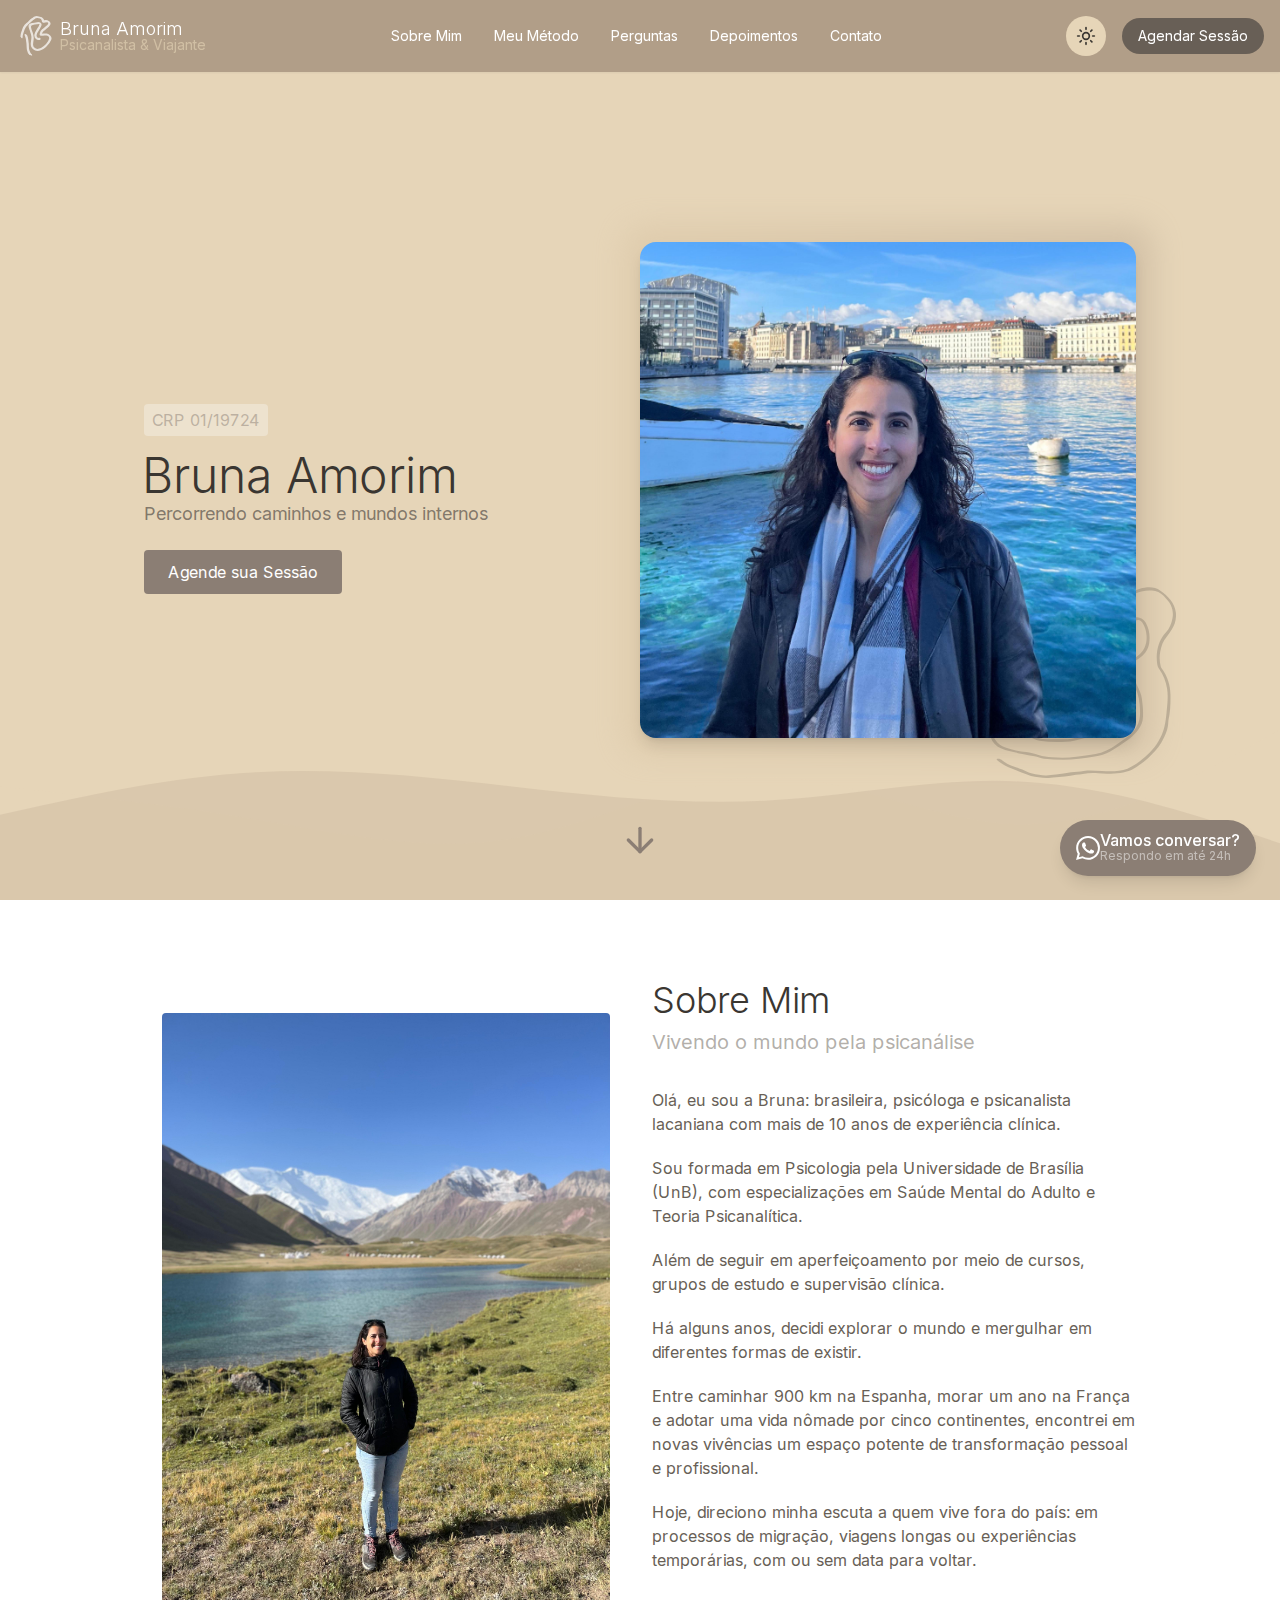
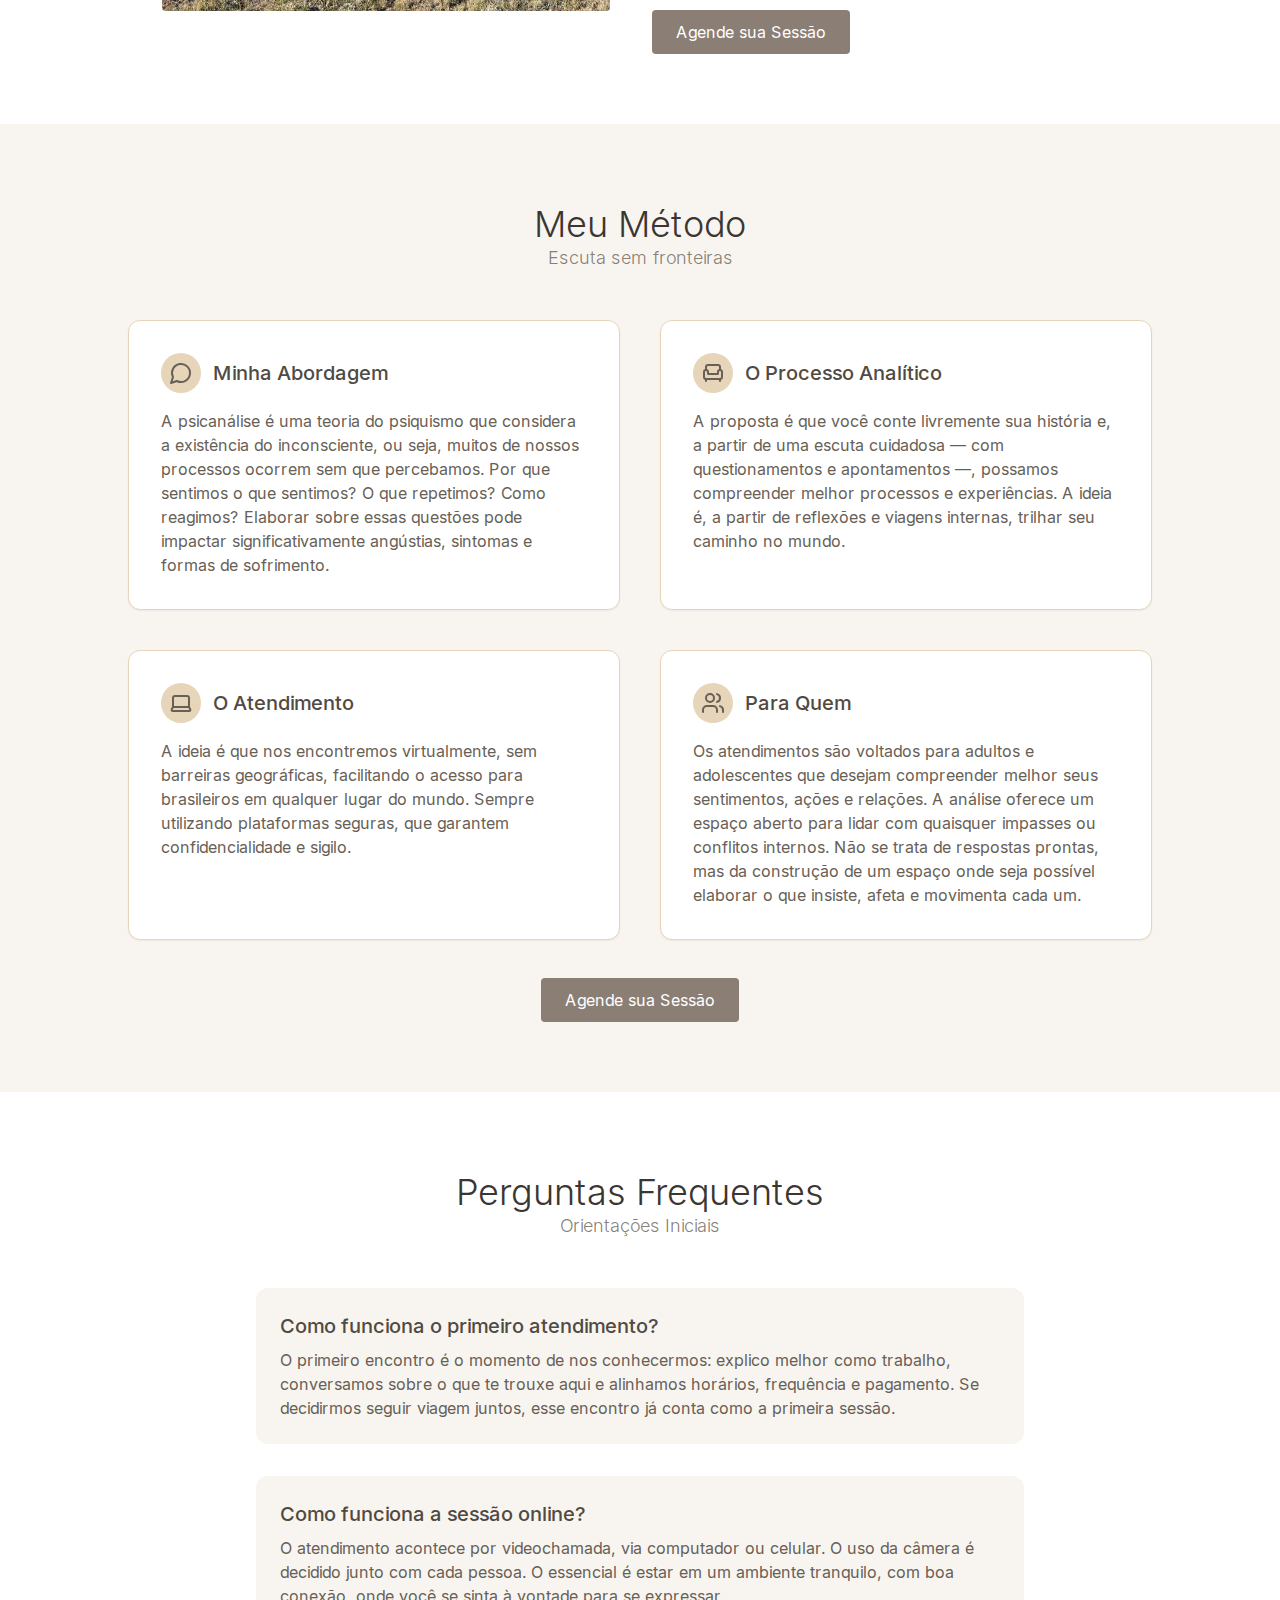
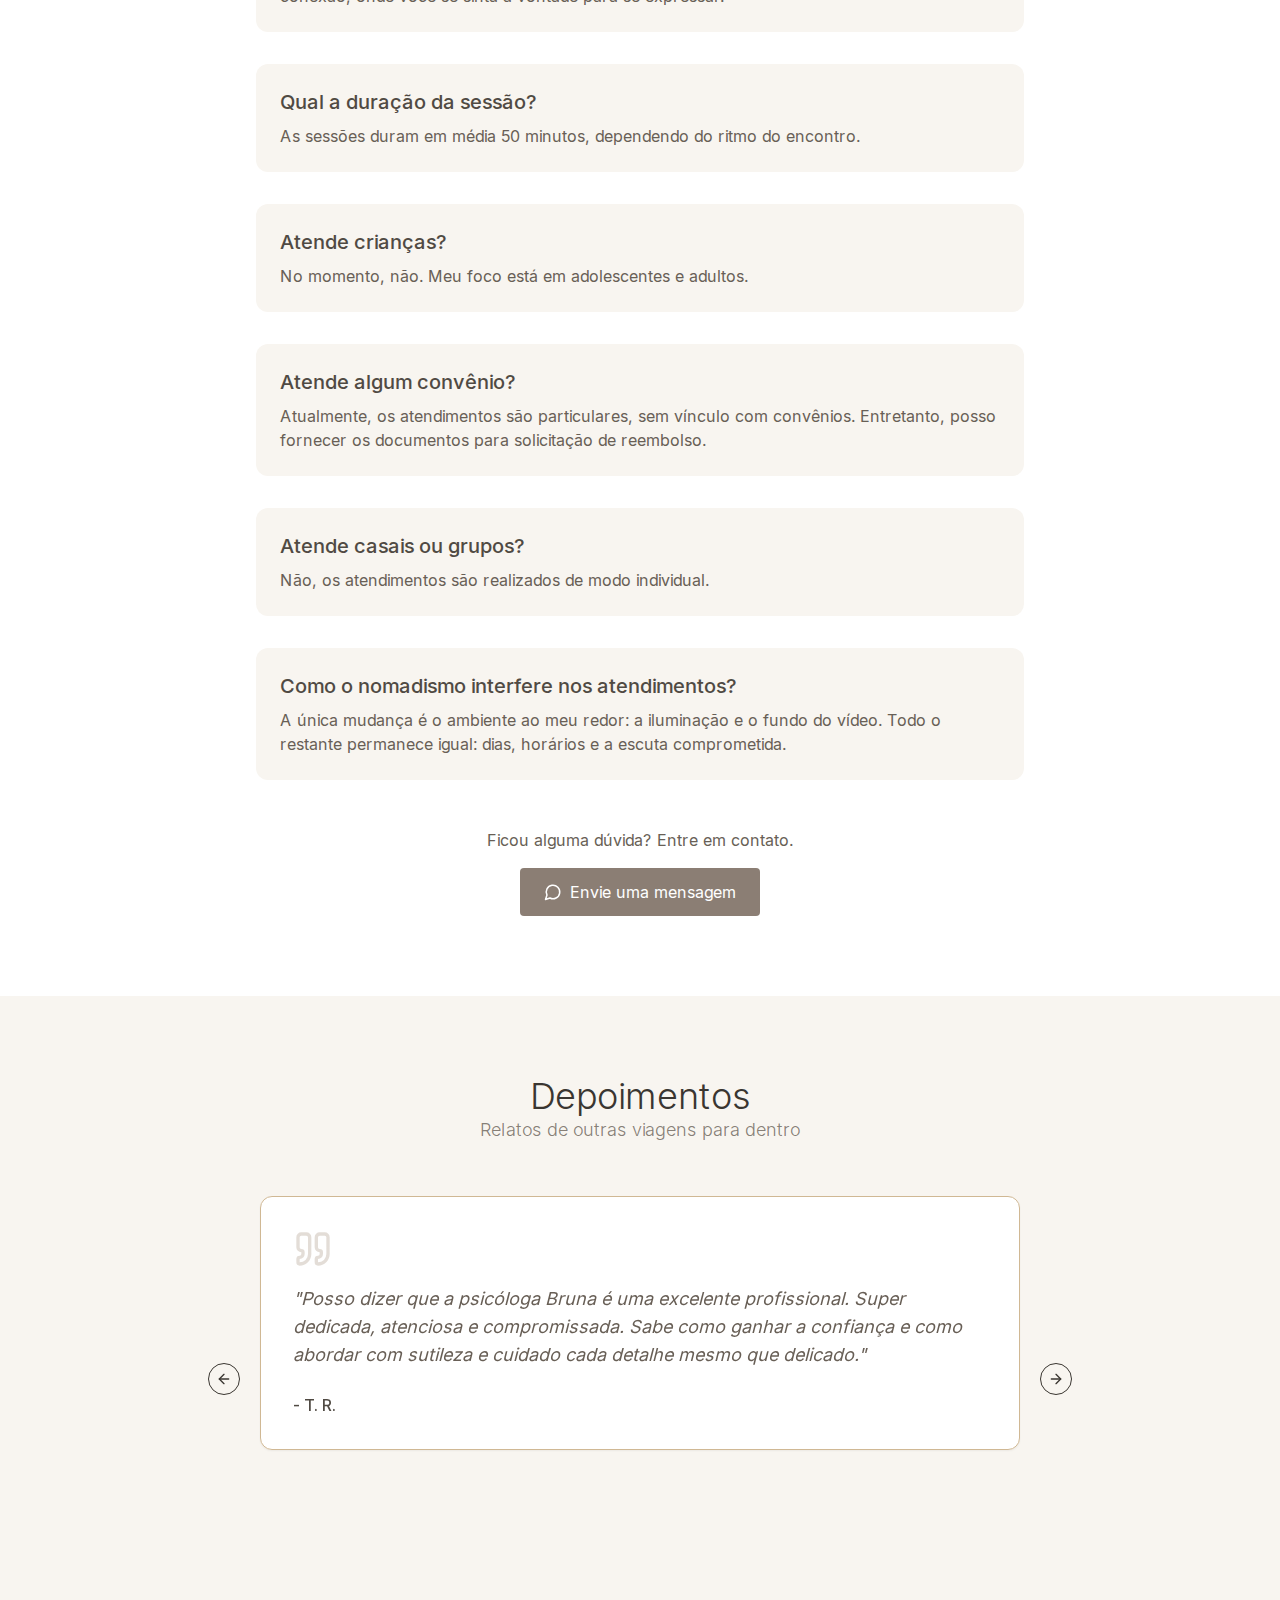
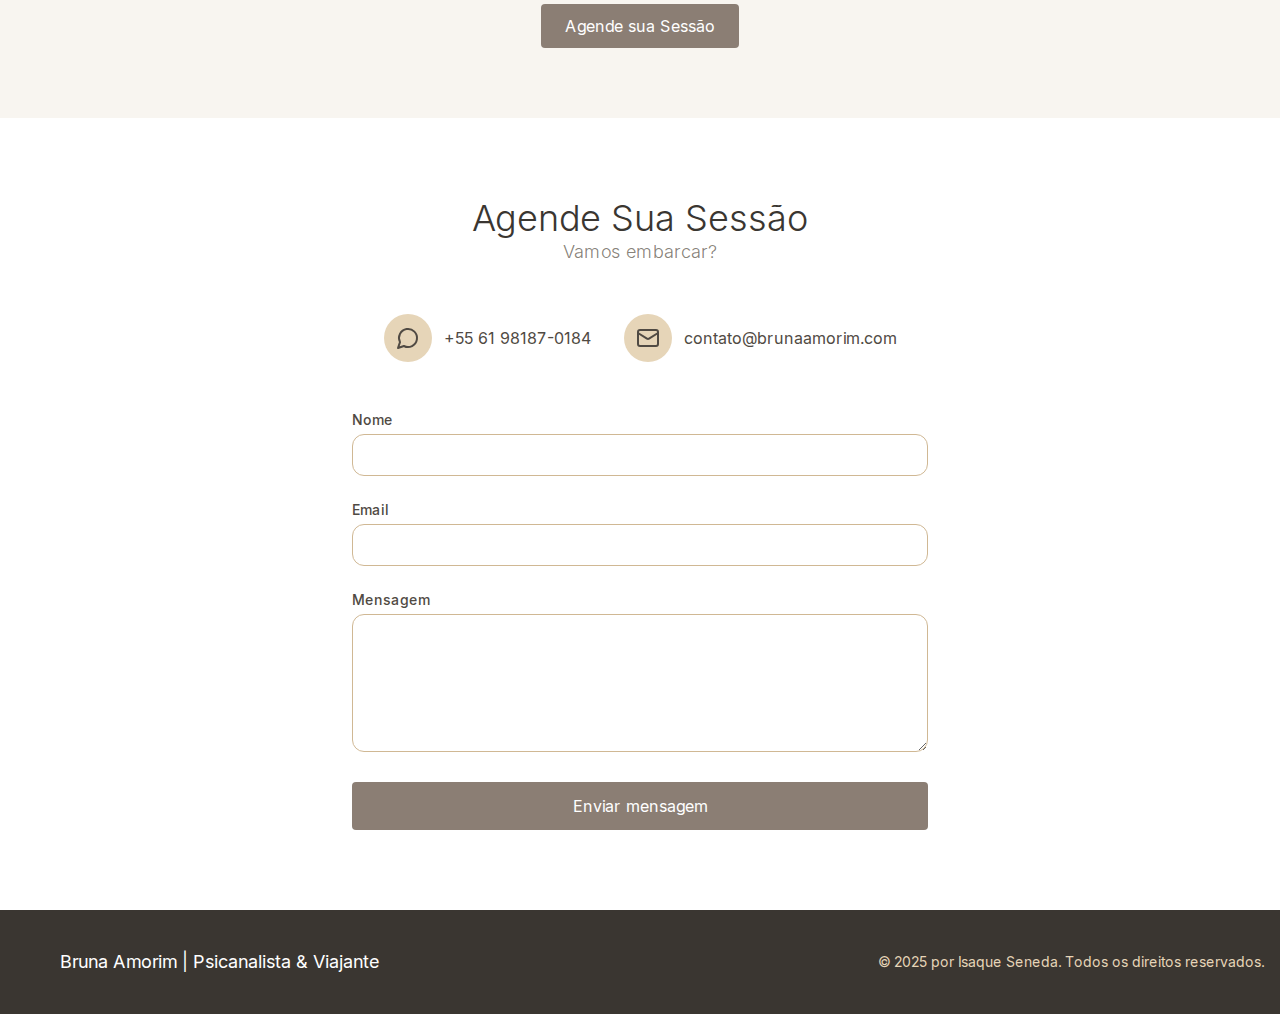
<file: index.html>
<!DOCTYPE html><html lang="pt-BR" class="scroll-smooth"><head><meta charSet="utf-8"/><meta name="viewport" content="width=device-width, initial-scale=1"/><link rel="preload" href="/_next/static/media/e4af272ccee01ff0-s.p.woff2" as="font" crossorigin="" type="font/woff2"/><link rel="stylesheet" href="/_next/static/css/931b179cff3131dc.css" data-precedence="next"/><link rel="stylesheet" href="/_next/static/css/1f9e5272c1d85249.css" data-precedence="next"/><link rel="preload" as="script" fetchPriority="low" href="/_next/static/chunks/webpack-61794e3cbe816608.js"/><script src="/_next/static/chunks/4bd1b696-1835fb687222124d.js" async=""></script><script src="/_next/static/chunks/684-570d8851980c3c39.js" async=""></script><script src="/_next/static/chunks/main-app-ee4a753d10ecb245.js" async=""></script><script src="/_next/static/chunks/57-d43dc116d8b746a9.js" async=""></script><script src="/_next/static/chunks/app/layout-d86cf4c7e9bf40a0.js" async=""></script><script async="" src="https://www.googletagmanager.com/gtag/js?id=G-MCVKYS49PM"></script><script src="/_next/static/chunks/820-f99e89aff7ad8578.js" async=""></script><script src="/_next/static/chunks/815-921df7a4f7a41de0.js" async=""></script><script src="/_next/static/chunks/app/page-d9f8a47adcbc7f7e.js" async=""></script><meta name="next-size-adjust" content=""/><title>Bruna Amorim | Psicóloga e Psicanalista</title><meta name="description" content="Atendimento psicanalítico online para brasileiros no exterior. Especializada em auxiliar expatriados e nômades digitais."/><meta name="generator" content="v0.dev"/><script src="/_next/static/chunks/polyfills-42372ed130431b0a.js" noModule=""></script></head><body class="__className_e8ce0c overflow-x-hidden"><script>((e,t,r,n,a,o,i,u)=>{let l=document.documentElement,s=["light","dark"];function c(t){var r;(Array.isArray(e)?e:[e]).forEach(e=>{let r="class"===e,n=r&&o?a.map(e=>o[e]||e):a;r?(l.classList.remove(...n),l.classList.add(o&&o[t]?o[t]:t)):l.setAttribute(e,t)}),r=t,u&&s.includes(r)&&(l.style.colorScheme=r)}if(n)c(n);else try{let e=localStorage.getItem(t)||r,n=i&&"system"===e?window.matchMedia("(prefers-color-scheme: dark)").matches?"dark":"light":e;c(n)}catch(e){}})("class","theme","system",null,["light","dark"],null,true,true)</script><main class="flex min-h-screen flex-col dark:bg-brand-800 overflow-x-hidden"><header class="py-4 bg-brand-300/80 dark:bg-brand-600/80 backdrop-blur-md fixed top-0 left-0 right-0 w-full z-50 shadow-sm"><div class="container mx-auto px-4"><div class="flex justify-between items-center"><div class="flex items-center hover:scale-105 transition-transform duration-300"><div class="w-10 h-10 mr-1"><img alt="Bruna Amorim Logo" loading="lazy" width="40" height="40" decoding="async" data-nimg="1" class="w-full h-full invert opacity-70 rounded-full" style="color:transparent" src="/images/logo-s.svg"/></div><div class="leading-none"><p class="text-lg font-light text-white whitespace-nowrap leading-none">Bruna Amorim</p><p class="text-sm text-brand-100/60 leading-none">Psicanalista &amp; Viajante</p></div></div><nav class="hidden lg:flex items-center space-x-8"><a class="text-sm text-white hover:text-brand-100 transition-colors transform duration-300 whitespace-nowrap hover:underline" href="#sobre-mim">Sobre Mim</a><a class="text-sm text-white hover:text-brand-100 transition-colors transform duration-300 whitespace-nowrap hover:underline" href="#psicanalise">Meu Método</a><a class="text-sm text-white hover:text-brand-100 transition-colors transform duration-300 whitespace-nowrap hover:underline" href="#perguntas-frequentes">Perguntas</a><a class="text-sm text-white hover:text-brand-100 transition-colors transform duration-300 whitespace-nowrap hover:underline" href="#depoimentos">Depoimentos</a><a class="text-sm text-white hover:text-brand-100 transition-colors transform duration-300 whitespace-nowrap hover:underline" href="#contato">Contato</a></nav><div class="flex items-center gap-4"><div class="hidden lg:block"><button class="w-10 h-10 flex items-center justify-center rounded-full bg-brand-100 dark:bg-brand-700 text-brand-700 dark:text-brand-100 transition-colors" aria-label="Toggle theme"><svg xmlns="http://www.w3.org/2000/svg" width="24" height="24" viewBox="0 0 24 24" fill="none" stroke="currentColor" stroke-width="2" stroke-linecap="round" stroke-linejoin="round" class="lucide lucide-sun h-5 w-5 rotate-0 scale-100 transition-all dark:rotate-90 dark:scale-0"><circle cx="12" cy="12" r="4"></circle><path d="M12 2v2"></path><path d="M12 20v2"></path><path d="m4.93 4.93 1.41 1.41"></path><path d="m17.66 17.66 1.41 1.41"></path><path d="M2 12h2"></path><path d="M20 12h2"></path><path d="m6.34 17.66-1.41 1.41"></path><path d="m19.07 4.93-1.41 1.41"></path></svg><svg xmlns="http://www.w3.org/2000/svg" width="24" height="24" viewBox="0 0 24 24" fill="none" stroke="currentColor" stroke-width="2" stroke-linecap="round" stroke-linejoin="round" class="lucide lucide-moon absolute h-5 w-5 rotate-90 scale-0 transition-all dark:rotate-0 dark:scale-100"><path d="M12 3a6 6 0 0 0 9 9 9 9 0 1 1-9-9Z"></path></svg><span class="sr-only">Toggle theme</span></button></div><a class="bg-brand-500 hover:bg-brand-600 text-white px-4 py-2 rounded-full text-sm transition-all duration-300 hover:shadow-md whitespace-nowrap" href="https://api.whatsapp.com/send/?phone=5561981870184&amp;text=Olá%21+Gostaria+de+saber+mais+sobre+seu+atendimento+online.&amp;type=phone_number&amp;app_absent=0">Agendar Sessão</a></div></div></div></header><section id="inicio" class="min-h-screen flex flex-col md:flex-row items-center justify-center relative overflow-hidden bg-brand-100 dark:bg-brand-700 pt-16"><div class="absolute inset-0 z-0"><div class="absolute bottom-0 w-full animate-pulse"><img alt="Background Wave" loading="lazy" width="1440" height="320" decoding="async" data-nimg="1" class="w-full opacity-60" style="color:transparent" src="/images/wave-bg.svg"/></div><div class="absolute right-0 top-1/4 animate-float"><img alt="Background Blob" loading="lazy" width="800" height="800" decoding="async" data-nimg="1" class="w-[600px] opacity-20 animate-pulse" style="color:transparent" src="/images/blob-bg.svg"/></div></div><div class="container max-w-screen-lg mx-auto px-4 py-20 md:py-0 flex flex-col-reverse md:flex-row items-center justify-between relative z-10"><div class="md:w-1/2 z-10 mb-10 md:mb-0 transform transition-all duration-700 hover:translate-x-1"><div class="flex items-center mb-4"><div class="md:mr-14 mt-6"><p class="text-brand-400/50 bg-brand-50/40 w-fit rounded px-2 py-1 dark:text-brand-200 mb-4 whitespace-nowrap">CRP 01/19724</p><h1 class="text-3xl -ml-0.5 md:text-5xl font-light text-brand-700 dark:text-white whitespace-nowrap">Bruna Amorim</h1><p class="text-xl md:text-lg text-brand-500/80 dark:text-brand-300 text-balance mb-4">Percorrendo caminhos e mundos internos</p></div></div><a class="bg-brand-400 hover:bg-brand-500 text-white px-6 py-3 rounded transition-all duration-300 hover:shadow-lg whitespace-nowrap" href="https://api.whatsapp.com/send/?phone=5561981870184&amp;text=Olá%21+Gostaria+de+saber+mais+sobre+seu+atendimento+online.&amp;type=phone_number&amp;app_absent=0">Agende sua Sessão</a></div><div class="md:w-1/2 relative"><div class="relative w-full max-w-lg mx-auto hover:-translate-y-2 transition-transform duration-700 ease-in-out transform hover:scale-[1.02]"><div class="absolute -inset-4 rounded-2xl bg-gradient-to-r from-brand-200 to-brand-300 opacity-30 blur-lg animate-pulse dark:from-brand-600 dark:to-brand-700 dark:opacity-50  "></div><img alt="Bruna Amorim" loading="lazy" width="600" height="600" decoding="async" data-nimg="1" class="rounded-2xl shadow-lg mt-4 z-10 relative hover:shadow-xl transition-all duration-500" style="color:transparent" src="/images/profile.jpg"/><div class="absolute -bottom-10 -right-10 -z-10 opacity-20 animate-float"><img alt="Background Logo" loading="lazy" width="200" height="200" decoding="async" data-nimg="1" class="dark:invert" style="color:transparent" src="/images/logo.svg"/></div></div></div></div><div class="absolute bottom-10 left-1/2 transform -translate-x-1/2 animate-bounce"><a aria-label="Rolar para baixo" class="hover:scale-110 transition-transform duration-300" href="#sobre-mim"><svg xmlns="http://www.w3.org/2000/svg" width="24" height="24" viewBox="0 0 24 24" fill="none" stroke="currentColor" stroke-width="2" stroke-linecap="round" stroke-linejoin="round" class="lucide lucide-arrow-down w-10 h-10 text-brand-400 dark:text-brand-200"><path d="M12 5v14"></path><path d="m19 12-7 7-7-7"></path></svg></a></div></section><section id="sobre-mim" class="py-20 bg-white dark:bg-brand-800"><div class="container mx-auto px-4 max-w-screen-lg"><div class="flex flex-col md:flex-row items-center gap-6"><div class="md:w-1/2 mb-10 md:mb-0"><div class=" max-w-md mx-auto"><img alt="Logo Bruna Amorim" loading="lazy" width="400" height="400" decoding="async" data-nimg="1" class="w-full rounded" style="color:transparent" src="/images/profile-large.jpg"/></div></div><div class="md:w-1/2 transform transition-all duration-500 hover:translate-x-1"><h2 class="text-3xl md:text-4xl font-light text-brand-700 dark:text-brand-100 whitespace-nowrap">Sobre Mim</h2><p class="text-brand-500/50 text-xl dark:text-brand-300 mt-2 mb-8">Vivendo o mundo pela psicanálise</p><div class="prose prose-stone dark:prose-invert max-w-none text-base mb-12"><p class="">Olá, eu sou a Bruna: brasileira, psicóloga e psicanalista lacaniana com mais de 10 anos de experiência clínica.</p><p class="">Sou formada em Psicologia pela Universidade de Brasília (UnB), com especializações em Saúde Mental do Adulto e Teoria Psicanalítica.</p><p>Além de seguir em aperfeiçoamento por meio de cursos, grupos de estudo e supervisão clínica.</p><p class="">Há alguns anos, decidi explorar o mundo e mergulhar em diferentes formas de existir.</p><p class="">Entre caminhar 900 km na Espanha, morar um ano na França e adotar uma vida nômade por cinco continentes, encontrei em novas vivências um espaço potente de transformação pessoal e profissional.</p><p>Hoje, direciono minha escuta a quem vive fora do país: em processos de migração, viagens longas ou experiências temporárias, com ou sem data para voltar.</p></div><a class="bg-brand-400 hover:bg-brand-500 text-white px-6 py-3 rounded transition-all duration-300 hover:shadow-lg whitespace-nowrap" href="https://api.whatsapp.com/send/?phone=5561981870184&amp;text=Olá%21+Gostaria+de+saber+mais+sobre+seu+atendimento+online.&amp;type=phone_number&amp;app_absent=0">Agende sua Sessão</a></div></div></div></section><section id="psicanalise" class="py-20 bg-brand-50 dark:bg-brand-700"><div class="container mx-auto px-4"><div class="text-3xl md:text-4xl font-light text-brand-700 dark:text-white mb-12 text-center whitespace-nowrap">Meu Método<p class="text-xl mx-auto md:text-lg text-brand-500/80 dark:text-brand-300 text-balance mb-4">Escuta sem fronteiras</p></div><div class="grid grid-cols-1 md:grid-cols-2 gap-10 max-w-screen-lg mx-auto"><div class="bg-white dark:bg-brand-800 p-8 rounded-xl shadow-sm border border-brand-100 dark:border-brand-600 hover:shadow-md transition-all duration-300 transform"><div class="flex items-center mb-4"><div class="min-w-10 min-h-10 mr-3 bg-brand-100 dark:bg-brand-600 rounded-full flex items-center justify-center"><svg xmlns="http://www.w3.org/2000/svg" width="24" height="24" viewBox="0 0 24 24" fill="none" stroke="currentColor" stroke-width="2" stroke-linecap="round" stroke-linejoin="round" class="lucide lucide-message-circle text-brand-500 dark:text-brand-200"><path d="M7.9 20A9 9 0 1 0 4 16.1L2 22Z"></path></svg></div><h3 class="text-xl font-medium text-brand-600 dark:text-brand-200 lg:whitespace-nowrap">Minha Abordagem</h3></div><p class="text-brand-500 dark:text-brand-300">A psicanálise é uma teoria do psiquismo que considera a existência do inconsciente, ou seja, muitos de nossos processos ocorrem sem que percebamos. Por que sentimos o que sentimos? O que repetimos? Como reagimos? Elaborar sobre essas questões pode impactar significativamente angústias, sintomas e formas de sofrimento.</p></div><div class="bg-white dark:bg-brand-800 p-8 rounded-xl shadow-sm border border-brand-100 dark:border-brand-600 hover:shadow-md transition-all duration-300 transform"><div class="flex items-center mb-4"><div class="min-w-10 min-h-10 mr-3 bg-brand-100 dark:bg-brand-600 rounded-full flex items-center justify-center"><svg xmlns="http://www.w3.org/2000/svg" width="24" height="24" viewBox="0 0 24 24" fill="none" stroke="currentColor" stroke-width="2" stroke-linecap="round" stroke-linejoin="round" class="lucide lucide-armchair text-brand-500 dark:text-brand-200"><path d="M19 9V6a2 2 0 0 0-2-2H7a2 2 0 0 0-2 2v3"></path><path d="M3 16a2 2 0 0 0 2 2h14a2 2 0 0 0 2-2v-5a2 2 0 0 0-4 0v1.5a.5.5 0 0 1-.5.5h-9a.5.5 0 0 1-.5-.5V11a2 2 0 0 0-4 0z"></path><path d="M5 18v2"></path><path d="M19 18v2"></path></svg></div><h3 class="text-xl font-medium text-brand-600 dark:text-brand-200 lg:whitespace-nowrap">O Processo Analítico</h3></div><p class="text-brand-500 dark:text-brand-300">A proposta é que você conte livremente sua história e, a partir de uma escuta cuidadosa — com questionamentos e apontamentos —, possamos compreender melhor processos e experiências. A ideia é, a partir de reflexões e viagens internas, trilhar seu caminho no mundo.</p></div><div class="bg-white dark:bg-brand-800 p-8 rounded-xl shadow-sm border border-brand-100 dark:border-brand-600 hover:shadow-md transition-all duration-300 transform"><div class="flex items-center mb-4"><div class="min-w-10 min-h-10 mr-3 bg-brand-100 dark:bg-brand-600 rounded-full flex items-center justify-center"><svg xmlns="http://www.w3.org/2000/svg" width="24" height="24" viewBox="0 0 24 24" fill="none" stroke="currentColor" stroke-width="2" stroke-linecap="round" stroke-linejoin="round" class="lucide lucide-laptop text-brand-500 dark:text-brand-200"><path d="M20 16V7a2 2 0 0 0-2-2H6a2 2 0 0 0-2 2v9m16 0H4m16 0 1.28 2.55a1 1 0 0 1-.9 1.45H3.62a1 1 0 0 1-.9-1.45L4 16"></path></svg></div><h3 class="text-xl font-medium text-brand-600 dark:text-brand-200 lg:whitespace-nowrap">O Atendimento</h3></div><p class="text-brand-500 dark:text-brand-300">A ideia é que nos encontremos virtualmente, sem barreiras geográficas, facilitando o acesso para brasileiros em qualquer lugar do mundo. Sempre utilizando plataformas seguras, que garantem confidencialidade e sigilo.</p></div><div class="bg-white dark:bg-brand-800 p-8 rounded-xl shadow-sm border border-brand-100 dark:border-brand-600 hover:shadow-md transition-all duration-300 transform"><div class="flex items-center mb-4"><div class="min-w-10 min-h-10 mr-3 bg-brand-100 dark:bg-brand-600 rounded-full flex items-center justify-center"><svg xmlns="http://www.w3.org/2000/svg" width="24" height="24" viewBox="0 0 24 24" fill="none" stroke="currentColor" stroke-width="2" stroke-linecap="round" stroke-linejoin="round" class="lucide lucide-users text-brand-500 dark:text-brand-200"><path d="M16 21v-2a4 4 0 0 0-4-4H6a4 4 0 0 0-4 4v2"></path><circle cx="9" cy="7" r="4"></circle><path d="M22 21v-2a4 4 0 0 0-3-3.87"></path><path d="M16 3.13a4 4 0 0 1 0 7.75"></path></svg></div><h3 class="text-xl font-medium text-brand-600 dark:text-brand-200 lg:whitespace-nowrap">Para Quem</h3></div><p class="text-brand-500 dark:text-brand-300">Os atendimentos são voltados para adultos e adolescentes que desejam compreender melhor seus sentimentos, ações e relações. A análise oferece um espaço aberto para lidar com quaisquer impasses ou conflitos internos. Não se trata de respostas prontas, mas da construção de um espaço onde seja possível elaborar o que insiste, afeta e movimenta cada um.</p></div></div></div><div class="text-center mt-12 w-full"><a class="bg-brand-400 hover:bg-brand-500 text-white px-6 py-3 rounded transition-all duration-300 hover:shadow-lg whitespace-nowrap" href="https://api.whatsapp.com/send/?phone=5561981870184&amp;text=Olá%21+Gostaria+de+saber+mais+sobre+seu+atendimento+online.&amp;type=phone_number&amp;app_absent=0">Agende sua Sessão</a></div></section><section id="perguntas-frequentes" class="py-20 bg-white dark:bg-brand-800"><div class="container mx-auto px-4"><div class="text-3xl md:text-4xl font-light text-brand-700 dark:text-brand-100 mb-12 text-center whitespace-nowrap">Perguntas Frequentes<p class="text-xl mx-auto md:text-lg text-brand-500/80 dark:text-brand-300 text-balance mb-4">Orientações Iniciais</p></div><div class="max-w-3xl mx-auto"><div class="mb-8 p-6 bg-brand-50 dark:bg-brand-700 rounded-xl hover:shadow-md transition-all duration-300 transform"><h3 class="text-xl font-medium text-brand-600 dark:text-brand-200 mb-2">Como funciona o primeiro atendimento?</h3><p class="text-brand-500 dark:text-brand-300">O primeiro encontro é o momento de nos conhecermos: explico melhor como trabalho, conversamos sobre o que te trouxe aqui e alinhamos horários, frequência e pagamento. Se decidirmos seguir viagem juntos, esse encontro já conta como a primeira sessão.</p></div><div class="mb-8 p-6 bg-brand-50 dark:bg-brand-700 rounded-xl hover:shadow-md transition-all duration-300 transform"><h3 class="text-xl font-medium text-brand-600 dark:text-brand-200 mb-2">Como funciona a sessão online?</h3><p class="text-brand-500 dark:text-brand-300">O atendimento acontece por videochamada, via computador ou celular. O uso da câmera é decidido junto com cada pessoa. O essencial é estar em um ambiente tranquilo, com boa conexão, onde você se sinta à vontade para se expressar.</p></div><div class="mb-8 p-6 bg-brand-50 dark:bg-brand-700 rounded-xl hover:shadow-md transition-all duration-300 transform"><h3 class="text-xl font-medium text-brand-600 dark:text-brand-200 mb-2">Qual a duração da sessão?</h3><p class="text-brand-500 dark:text-brand-300">As sessões duram em média 50 minutos, dependendo do ritmo do encontro.</p></div><div class="mb-8 p-6 bg-brand-50 dark:bg-brand-700 rounded-xl hover:shadow-md transition-all duration-300 transform"><h3 class="text-xl font-medium text-brand-600 dark:text-brand-200 mb-2">Atende crianças?</h3><p class="text-brand-500 dark:text-brand-300">No momento, não. Meu foco está em adolescentes e adultos.</p></div><div class="mb-8 p-6 bg-brand-50 dark:bg-brand-700 rounded-xl hover:shadow-md transition-all duration-300 transform"><h3 class="text-xl font-medium text-brand-600 dark:text-brand-200 mb-2">Atende algum convênio?</h3><p class="text-brand-500 dark:text-brand-300">Atualmente, os atendimentos são particulares, sem vínculo com convênios. Entretanto, posso fornecer os documentos para solicitação de reembolso.</p></div><div class="mb-8 p-6 bg-brand-50 dark:bg-brand-700 rounded-xl hover:shadow-md transition-all duration-300 transform"><h3 class="text-xl font-medium text-brand-600 dark:text-brand-200 mb-2">Atende casais ou grupos?</h3><p class="text-brand-500 dark:text-brand-300">Não, os atendimentos são realizados de modo individual.</p></div><div class="p-6 bg-brand-50 dark:bg-brand-700 rounded-xl hover:shadow-md transition-all duration-300 transform"><h3 class="text-xl font-medium text-brand-600 dark:text-brand-200 mb-2">Como o nomadismo interfere nos atendimentos?</h3><p class="text-brand-500 dark:text-brand-300">A única mudança é o ambiente ao meu redor: a iluminação e o fundo do vídeo. Todo o restante permanece igual: dias, horários e a escuta comprometida.</p></div></div><div class="text-center mt-12"><p class="text-brand-500 dark:text-brand-300 mb-4">Ficou alguma dúvida? Entre em contato.</p><a class="inline-flex items-center gap-2 bg-brand-400 hover:bg-brand-500 text-white px-6 py-3 rounded transition-all duration-300 hover:shadow-lg whitespace-nowrap" href="https://api.whatsapp.com/send/?phone=5561981870184&amp;text=Olá%21+Gostaria+de+saber+mais+sobre+seu+atendimento+online.&amp;type=phone_number&amp;app_absent=0"><svg xmlns="http://www.w3.org/2000/svg" width="18" height="18" viewBox="0 0 24 24" fill="none" stroke="currentColor" stroke-width="2" stroke-linecap="round" stroke-linejoin="round" class="lucide lucide-message-circle animate-pulse"><path d="M7.9 20A9 9 0 1 0 4 16.1L2 22Z"></path></svg>Envie uma mensagem</a></div></div></section><section id="depoimentos" class="py-20 bg-brand-50 dark:bg-brand-700"><div class="container mx-auto px-4"><div class="text-3xl md:text-4xl font-light text-brand-700 dark:text-brand-100 mb-12 text-center whitespace-nowrap">Depoimentos<p class="text-xl mx-auto md:text-lg text-brand-500/80 dark:text-brand-300 text-balance mb-4">Relatos de outras viagens para dentro</p></div><div class="max-w-3xl mx-auto"><div class="relative w-full" role="region" aria-roledescription="carousel"><div class="overflow-hidden"><div class="flex -ml-4"><div role="group" aria-roledescription="slide" class="min-w-0 shrink-0 grow-0 basis-full pl-4"><div class="p-1"><div class="bg-white dark:bg-brand-800 p-8 rounded-xl border border-brand-200 dark:border-brand-600 shadow-sm hover:shadow-md transition-all duration-300 transform"><div class="mb-4 text-brand-300 dark:text-brand-400"><svg xmlns="http://www.w3.org/2000/svg" width="24" height="24" viewBox="0 0 24 24" fill="none" stroke="currentColor" stroke-width="2" stroke-linecap="round" stroke-linejoin="round" class="lucide lucide-quote h-10 w-10 opacity-30"><path d="M16 3a2 2 0 0 0-2 2v6a2 2 0 0 0 2 2 1 1 0 0 1 1 1v1a2 2 0 0 1-2 2 1 1 0 0 0-1 1v2a1 1 0 0 0 1 1 6 6 0 0 0 6-6V5a2 2 0 0 0-2-2z"></path><path d="M5 3a2 2 0 0 0-2 2v6a2 2 0 0 0 2 2 1 1 0 0 1 1 1v1a2 2 0 0 1-2 2 1 1 0 0 0-1 1v2a1 1 0 0 0 1 1 6 6 0 0 0 6-6V5a2 2 0 0 0-2-2z"></path></svg></div><p class="text-brand-500 dark:text-brand-300 italic mb-6 text-lg">&quot;<!-- -->Posso dizer que a psicóloga Bruna é uma excelente profissional. Super dedicada, atenciosa e compromissada. Sabe como ganhar a confiança e como abordar com sutileza e cuidado cada detalhe mesmo que delicado.<!-- -->&quot;</p><p class="text-brand-600 dark:text-brand-200 font-medium">- <!-- -->T. R.</p></div></div></div><div role="group" aria-roledescription="slide" class="min-w-0 shrink-0 grow-0 basis-full pl-4"><div class="p-1"><div class="bg-white dark:bg-brand-800 p-8 rounded-xl border border-brand-200 dark:border-brand-600 shadow-sm hover:shadow-md transition-all duration-300 transform"><div class="mb-4 text-brand-300 dark:text-brand-400"><svg xmlns="http://www.w3.org/2000/svg" width="24" height="24" viewBox="0 0 24 24" fill="none" stroke="currentColor" stroke-width="2" stroke-linecap="round" stroke-linejoin="round" class="lucide lucide-quote h-10 w-10 opacity-30"><path d="M16 3a2 2 0 0 0-2 2v6a2 2 0 0 0 2 2 1 1 0 0 1 1 1v1a2 2 0 0 1-2 2 1 1 0 0 0-1 1v2a1 1 0 0 0 1 1 6 6 0 0 0 6-6V5a2 2 0 0 0-2-2z"></path><path d="M5 3a2 2 0 0 0-2 2v6a2 2 0 0 0 2 2 1 1 0 0 1 1 1v1a2 2 0 0 1-2 2 1 1 0 0 0-1 1v2a1 1 0 0 0 1 1 6 6 0 0 0 6-6V5a2 2 0 0 0-2-2z"></path></svg></div><p class="text-brand-500 dark:text-brand-300 italic mb-6 text-lg">&quot;<!-- -->A Dra Bruna é uma excelente psicóloga, a melhor que já tive acesso, atendimento estritamente profissional, mas ainda sim humanizado.<!-- -->&quot;</p><p class="text-brand-600 dark:text-brand-200 font-medium">- <!-- -->I. P.</p></div></div></div><div role="group" aria-roledescription="slide" class="min-w-0 shrink-0 grow-0 basis-full pl-4"><div class="p-1"><div class="bg-white dark:bg-brand-800 p-8 rounded-xl border border-brand-200 dark:border-brand-600 shadow-sm hover:shadow-md transition-all duration-300 transform"><div class="mb-4 text-brand-300 dark:text-brand-400"><svg xmlns="http://www.w3.org/2000/svg" width="24" height="24" viewBox="0 0 24 24" fill="none" stroke="currentColor" stroke-width="2" stroke-linecap="round" stroke-linejoin="round" class="lucide lucide-quote h-10 w-10 opacity-30"><path d="M16 3a2 2 0 0 0-2 2v6a2 2 0 0 0 2 2 1 1 0 0 1 1 1v1a2 2 0 0 1-2 2 1 1 0 0 0-1 1v2a1 1 0 0 0 1 1 6 6 0 0 0 6-6V5a2 2 0 0 0-2-2z"></path><path d="M5 3a2 2 0 0 0-2 2v6a2 2 0 0 0 2 2 1 1 0 0 1 1 1v1a2 2 0 0 1-2 2 1 1 0 0 0-1 1v2a1 1 0 0 0 1 1 6 6 0 0 0 6-6V5a2 2 0 0 0-2-2z"></path></svg></div><p class="text-brand-500 dark:text-brand-300 italic mb-6 text-lg">&quot;<!-- -->Sempre tive receio de fazer terapia, e realmente não imaginava como poderia enxergar informações para além daquilo que eu compartilhasse. Pois bem, a Bruna vê além. Ela me trouxe o conforto de poder compartilhar todo o meu mundo de sentimentos bagunçados simplesmente por me dar um espaço pra ser ouvida. A Bruna me permite colocar tudo para fora e, com poucas palavras, me faz ficar o dia inteiro pensando sobre o que conversamos. Eu sou muito grata a ela por me fazer entender a importância de ouvir aos seus sentimentos.<!-- -->&quot;</p><p class="text-brand-600 dark:text-brand-200 font-medium">- <!-- -->M. B.</p></div></div></div><div role="group" aria-roledescription="slide" class="min-w-0 shrink-0 grow-0 basis-full pl-4"><div class="p-1"><div class="bg-white dark:bg-brand-800 p-8 rounded-xl border border-brand-200 dark:border-brand-600 shadow-sm hover:shadow-md transition-all duration-300 transform"><div class="mb-4 text-brand-300 dark:text-brand-400"><svg xmlns="http://www.w3.org/2000/svg" width="24" height="24" viewBox="0 0 24 24" fill="none" stroke="currentColor" stroke-width="2" stroke-linecap="round" stroke-linejoin="round" class="lucide lucide-quote h-10 w-10 opacity-30"><path d="M16 3a2 2 0 0 0-2 2v6a2 2 0 0 0 2 2 1 1 0 0 1 1 1v1a2 2 0 0 1-2 2 1 1 0 0 0-1 1v2a1 1 0 0 0 1 1 6 6 0 0 0 6-6V5a2 2 0 0 0-2-2z"></path><path d="M5 3a2 2 0 0 0-2 2v6a2 2 0 0 0 2 2 1 1 0 0 1 1 1v1a2 2 0 0 1-2 2 1 1 0 0 0-1 1v2a1 1 0 0 0 1 1 6 6 0 0 0 6-6V5a2 2 0 0 0-2-2z"></path></svg></div><p class="text-brand-500 dark:text-brand-300 italic mb-6 text-lg">&quot;<!-- -->Gostaria de ressaltar o quanto a psicoterapia com a profissional Bruna ressignificou a minha vida e a minha história! Sofri uma situação abusiva no meu local de trabalho e o tratamento tem me ajudado muito nas minhas realizações pessoais! O comprometimento e o apoio da psicóloga têm sido fundamentais em minha vida! Recomendo o tratamento, bem como a profissional!<!-- -->&quot;</p><p class="text-brand-600 dark:text-brand-200 font-medium">- <!-- -->A. M.</p></div></div></div><div role="group" aria-roledescription="slide" class="min-w-0 shrink-0 grow-0 basis-full pl-4"><div class="p-1"><div class="bg-white dark:bg-brand-800 p-8 rounded-xl border border-brand-200 dark:border-brand-600 shadow-sm hover:shadow-md transition-all duration-300 transform"><div class="mb-4 text-brand-300 dark:text-brand-400"><svg xmlns="http://www.w3.org/2000/svg" width="24" height="24" viewBox="0 0 24 24" fill="none" stroke="currentColor" stroke-width="2" stroke-linecap="round" stroke-linejoin="round" class="lucide lucide-quote h-10 w-10 opacity-30"><path d="M16 3a2 2 0 0 0-2 2v6a2 2 0 0 0 2 2 1 1 0 0 1 1 1v1a2 2 0 0 1-2 2 1 1 0 0 0-1 1v2a1 1 0 0 0 1 1 6 6 0 0 0 6-6V5a2 2 0 0 0-2-2z"></path><path d="M5 3a2 2 0 0 0-2 2v6a2 2 0 0 0 2 2 1 1 0 0 1 1 1v1a2 2 0 0 1-2 2 1 1 0 0 0-1 1v2a1 1 0 0 0 1 1 6 6 0 0 0 6-6V5a2 2 0 0 0-2-2z"></path></svg></div><p class="text-brand-500 dark:text-brand-300 italic mb-6 text-lg">&quot;<!-- -->A Bruna é uma psicóloga maravilhosa, é sempre um privilégio poder fazer as sessões com ela e perceber que estamos evoluindo cada vez mais em cada consulta. Ela sempre traz pontos que me fazem refletir e agir até a próxima sessão.<!-- -->&quot;</p><p class="text-brand-600 dark:text-brand-200 font-medium">- <!-- -->D. P.</p></div></div></div></div></div><button class="inline-flex items-center justify-center gap-2 whitespace-nowrap text-sm font-medium ring-offset-background transition-colors focus-visible:outline-none focus-visible:ring-2 focus-visible:ring-ring focus-visible:ring-offset-2 disabled:pointer-events-none disabled:opacity-50 [&amp;_svg]:pointer-events-none [&amp;_svg]:size-4 [&amp;_svg]:shrink-0 border border-input bg-background hover:bg-accent hover:text-accent-foreground absolute h-8 w-8 rounded-full top-1/2 -translate-y-1/2 left-2 md:-left-12" disabled=""><svg xmlns="http://www.w3.org/2000/svg" width="24" height="24" viewBox="0 0 24 24" fill="none" stroke="currentColor" stroke-width="2" stroke-linecap="round" stroke-linejoin="round" class="lucide lucide-arrow-left h-4 w-4"><path d="m12 19-7-7 7-7"></path><path d="M19 12H5"></path></svg><span class="sr-only">Previous slide</span></button><button class="inline-flex items-center justify-center gap-2 whitespace-nowrap text-sm font-medium ring-offset-background transition-colors focus-visible:outline-none focus-visible:ring-2 focus-visible:ring-ring focus-visible:ring-offset-2 disabled:pointer-events-none disabled:opacity-50 [&amp;_svg]:pointer-events-none [&amp;_svg]:size-4 [&amp;_svg]:shrink-0 border border-input bg-background hover:bg-accent hover:text-accent-foreground absolute h-8 w-8 rounded-full top-1/2 -translate-y-1/2 right-2 md:-right-12" disabled=""><svg xmlns="http://www.w3.org/2000/svg" width="24" height="24" viewBox="0 0 24 24" fill="none" stroke="currentColor" stroke-width="2" stroke-linecap="round" stroke-linejoin="round" class="lucide lucide-arrow-right h-4 w-4"><path d="M5 12h14"></path><path d="m12 5 7 7-7 7"></path></svg><span class="sr-only">Next slide</span></button></div></div></div><div class="text-center mt-12 w-full"><a class="bg-brand-400 hover:bg-brand-500 text-white px-6 py-3 rounded transition-all duration-300 hover:shadow-lg whitespace-nowrap" href="https://api.whatsapp.com/send/?phone=5561981870184&amp;text=Olá%21+Gostaria+de+saber+mais+sobre+seu+atendimento+online.&amp;type=phone_number&amp;app_absent=0">Agende sua Sessão</a></div></section><section id="contato" class="py-20 bg-white dark:bg-brand-800"><div class="container mx-auto px-4"><div class="text-3xl md:text-4xl font-light text-brand-700 dark:text-brand-100 mb-12 text-center whitespace-nowrap">Agende Sua Sessão<p class="text-xl mx-auto md:text-lg text-brand-500/80 dark:text-brand-300 text-balance mb-4">Vamos embarcar?</p></div><div class="max-w-xl mx-auto"><div class="flex flex-col md:flex-row justify-center items-center gap-8 mb-12"><a target="_blank" rel="noopener noreferrer" class="flex items-center gap-3 text-brand-600 dark:text-brand-200 hover:text-brand-800 dark:hover:text-white transition-colors transform duration-300 whitespace-nowrap" href="https://wa.me/5561981870184"><div class="w-12 h-12 rounded-full bg-brand-100 dark:bg-brand-600 flex items-center justify-center hover:scale-110 transition-transform "><svg xmlns="http://www.w3.org/2000/svg" width="24" height="24" viewBox="0 0 24 24" fill="none" stroke="currentColor" stroke-width="2" stroke-linecap="round" stroke-linejoin="round" class="lucide lucide-message-circle"><path d="M7.9 20A9 9 0 1 0 4 16.1L2 22Z"></path></svg></div><span>+55 61 98187-0184</span></a><a class="flex items-center gap-3 text-brand-600 dark:text-brand-200 hover:text-brand-800 dark:hover:text-white transition-colors transform duration-300 whitespace-nowrap" href="mailto:contato@brunaamorim.com"><div class="w-12 h-12 rounded-full bg-brand-100 dark:bg-brand-600 flex items-center justify-center hover:scale-110 transition-transform "><svg xmlns="http://www.w3.org/2000/svg" width="24" height="24" viewBox="0 0 24 24" fill="none" stroke="currentColor" stroke-width="2" stroke-linecap="round" stroke-linejoin="round" class="lucide lucide-mail"><rect width="20" height="16" x="2" y="4" rx="2"></rect><path d="m22 7-8.97 5.7a1.94 1.94 0 0 1-2.06 0L2 7"></path></svg></div><span>contato@brunaamorim.com</span></a></div><form class="space-y-6 transform transition-all duration-500 " action="https://formsubmit.co/brunarochaamorim@gmail.com" method="POST"><div><label for="name" class="block text-sm font-medium text-brand-600 dark:text-brand-200 mb-1">Nome</label><input type="text" id="name" class="w-full px-4 py-2 border border-brand-200 dark:border-brand-600 rounded-xl focus:outline-none focus:ring-2 focus:ring-brand-400 bg-white dark:bg-brand-700 text-brand-800 dark:text-white transition-all duration-300" required="" name="name"/></div><div><label for="email" class="block text-sm font-medium text-brand-600 dark:text-brand-200 mb-1">Email</label><input type="email" id="email" class="w-full px-4 py-2 border border-brand-200 dark:border-brand-600 rounded-xl focus:outline-none focus:ring-2 focus:ring-brand-400 bg-white dark:bg-brand-700 text-brand-800 dark:text-white transition-all duration-300" required="" name="email"/></div><div><label for="message" class="block text-sm font-medium text-brand-600 dark:text-brand-200 mb-1">Mensagem</label><textarea id="message" name="message" rows="5" class="w-full px-4 py-2 border border-brand-200 dark:border-brand-600 rounded-xl focus:outline-none focus:ring-2 focus:ring-brand-400 bg-white dark:bg-brand-700 text-brand-800 dark:text-white transition-all duration-300" required=""></textarea></div><button type="submit" class="w-full bg-brand-400 hover:bg-brand-500 text-white px-6 py-3 rounded transition-all duration-300 hover:shadow-lg whitespace-nowrap">Enviar mensagem</button></form></div></div></section><footer class="py-8 bg-brand-700 text-white dark:bg-brand-900"><div class="container mx-auto px-4"><div class="flex flex-col md:flex-row justify-between items-center"><div class="flex items-center mb-4 md:mb-0 hover:scale-105 transition-transform duration-300"><div class="w-10 h-10 mr-1"><img alt="Bruna Amorim Logo" loading="lazy" width="40" height="40" decoding="async" data-nimg="1" class="w-full h-full rounded-full" style="color:transparent" src="/images/logo-s-white.svg"/></div><span class="text-lg whitespace-nowrap mr-4">Bruna Amorim | Psicanalista &amp; Viajante</span></div><div class="text-sm text-brand-100">© <!-- -->2025<!-- --> <!-- -->por <a href="https://isaque.me">Isaque Seneda</a>. Todos os direitos reservados.</div></div></div></footer></main><div class="fixed bottom-6 right-6 z-50"><div class="group relative"><div class="absolute bottom-full mb-2 opacity-0 group-hover:opacity-100 transition-opacity duration-200 pointer-events-none"><div class="rounded text-xs text-center text-balance text-brand-500 dark:text-brand-300 bg-white dark:bg-brand-800 px-3 py-1 rounded-md shadow-sm"><p class="hidden md:inline ml-1 text-balance ">Descubra se meu atendimento é para você</p></div></div><a target="_blank" rel="noopener noreferrer" class="flex justify-center items-center min-w-14 ml-auto bg-[#8B7E74] hover:bg-[#8H807H] text-white shadow-lg transition-all duration-300 group rounded-full px-4 py-3" href="https://wa.me/5511999999999?text=Olá!%20Gostaria%20de%20saber%20mais%20sobre%20seu%20atendimento%20online."><svg xmlns="http://www.w3.org/2000/svg" width="24" height="24" viewBox="0 0 24 24" fill="currentColor" class="group-hover:animate-pulse"><path d="M17.472 14.382c-.297-.149-1.758-.867-2.03-.967-.273-.099-.471-.148-.67.15-.197.297-.767.966-.94 1.164-.173.199-.347.223-.644.075-.297-.15-1.255-.463-2.39-1.475-.883-.788-1.48-1.761-1.653-2.059-.173-.297-.018-.458.13-.606.134-.133.298-.347.446-.52.149-.174.198-.298.298-.497.099-.198.05-.371-.025-.52-.075-.149-.669-1.612-.916-2.207-.242-.579-.487-.5-.669-.51-.173-.008-.371-.01-.57-.01-.198 0-.52.074-.792.372-.272.297-1.04 1.016-1.04 2.479 0 1.462 1.065 2.875 1.213 3.074.149.198 2.096 3.2 5.077 4.487.709.306 1.262.489 1.694.625.712.227 1.36.195 1.871.118.571-.085 1.758-.719 2.006-1.413.248-.694.248-1.289.173-1.413-.074-.124-.272-.198-.57-.347m-5.421 7.403h-.004a9.87 9.87 0 01-5.031-1.378l-.361-.214-3.741.982.998-3.648-.235-.374a9.86 9.86 0 01-1.51-5.26c.001-5.45 4.436-9.884 9.888-9.884 2.64 0 5.122 1.03 6.988 2.898a9.825 9.825 0 012.893 6.994c-.003 5.45-4.437 9.884-9.885 9.884m8.413-18.297A11.815 11.815 0 0012.05 0C5.495 0 .16 5.335.157 11.892c0 2.096.547 4.142 1.588 5.945L.057 24l6.305-1.654a11.882 11.882 0 005.683 1.448h.005c6.554 0 11.89-5.335 11.893-11.893a11.821 11.821 0 00-3.48-8.413z"></path></svg><div class="leading-none transition-all duration-300 overflow-hidden whitespace-nowrap w-auto opacity-100"><span class="font-medium">Vamos conversar?</span><p class="text-xs opacity-50">Respondo em até 24h</p></div></a></div></div><script src="/_next/static/chunks/webpack-61794e3cbe816608.js" async=""></script><script>(self.__next_f=self.__next_f||[]).push([0])</script><script>self.__next_f.push([1,"1:\"$Sreact.fragment\"\n2:I[9243,[\"57\",\"static/chunks/57-d43dc116d8b746a9.js\",\"177\",\"static/chunks/app/layout-d86cf4c7e9bf40a0.js\"],\"\"]\n3:I[9304,[\"57\",\"static/chunks/57-d43dc116d8b746a9.js\",\"177\",\"static/chunks/app/layout-d86cf4c7e9bf40a0.js\"],\"ThemeProvider\"]\n4:I[7555,[],\"\"]\n5:I[1295,[],\"\"]\n6:I[2782,[\"57\",\"static/chunks/57-d43dc116d8b746a9.js\",\"177\",\"static/chunks/app/layout-d86cf4c7e9bf40a0.js\"],\"default\"]\n8:I[9665,[],\"OutletBoundary\"]\nb:I[9665,[],\"ViewportBoundary\"]\nd:I[9665,[],\"MetadataBoundary\"]\nf:I[6614,[],\"\"]\n:HL[\"/_next/static/media/e4af272ccee01ff0-s.p.woff2\",\"font\",{\"crossOrigin\":\"\",\"type\":\"font/woff2\"}]\n:HL[\"/_next/static/css/931b179cff3131dc.css\",\"style\"]\n:HL[\"/_next/static/css/1f9e5272c1d85249.css\",\"style\"]\n"])</script><script>self.__next_f.push([1,"0:{\"P\":null,\"b\":\"6u9IGcOYKQtKna9CPcHyl\",\"p\":\"\",\"c\":[\"\",\"\"],\"i\":false,\"f\":[[[\"\",{\"children\":[\"__PAGE__\",{}]},\"$undefined\",\"$undefined\",true],[\"\",[\"$\",\"$1\",\"c\",{\"children\":[[[\"$\",\"link\",\"0\",{\"rel\":\"stylesheet\",\"href\":\"/_next/static/css/931b179cff3131dc.css\",\"precedence\":\"next\",\"crossOrigin\":\"$undefined\",\"nonce\":\"$undefined\"}],[\"$\",\"link\",\"1\",{\"rel\":\"stylesheet\",\"href\":\"/_next/static/css/1f9e5272c1d85249.css\",\"precedence\":\"next\",\"crossOrigin\":\"$undefined\",\"nonce\":\"$undefined\"}]],[\"$\",\"html\",null,{\"lang\":\"pt-BR\",\"className\":\"scroll-smooth\",\"children\":[[\"$\",\"script\",null,{\"async\":true,\"src\":\"https://www.googletagmanager.com/gtag/js?id=G-MCVKYS49PM\"}],[\"$\",\"body\",null,{\"className\":\"__className_e8ce0c overflow-x-hidden\",\"children\":[[\"$\",\"$L2\",null,{\"src\":\"https://www.googletagmanager.com/gtag/js?id=G-MCVKYS49PM\",\"strategy\":\"afterInteractive\"}],[\"$\",\"$L2\",null,{\"id\":\"google-analytics\",\"strategy\":\"afterInteractive\",\"children\":\"\\n            window.dataLayer = window.dataLayer || [];\\n            function gtag(){dataLayer.push(arguments);}\\n            gtag('js', new Date());\\n            gtag('config', 'G-MCVKYS49PM');\\n          \"}],[\"$\",\"$L3\",null,{\"attribute\":\"class\",\"defaultTheme\":\"system\",\"enableSystem\":true,\"disableTransitionOnChange\":true,\"children\":[[\"$\",\"$L4\",null,{\"parallelRouterKey\":\"children\",\"error\":\"$undefined\",\"errorStyles\":\"$undefined\",\"errorScripts\":\"$undefined\",\"template\":[\"$\",\"$L5\",null,{}],\"templateStyles\":\"$undefined\",\"templateScripts\":\"$undefined\",\"notFound\":[[[\"$\",\"title\",null,{\"children\":\"404: This page could not be found.\"}],[\"$\",\"div\",null,{\"style\":{\"fontFamily\":\"system-ui,\\\"Segoe UI\\\",Roboto,Helvetica,Arial,sans-serif,\\\"Apple Color Emoji\\\",\\\"Segoe UI Emoji\\\"\",\"height\":\"100vh\",\"textAlign\":\"center\",\"display\":\"flex\",\"flexDirection\":\"column\",\"alignItems\":\"center\",\"justifyContent\":\"center\"},\"children\":[\"$\",\"div\",null,{\"children\":[[\"$\",\"style\",null,{\"dangerouslySetInnerHTML\":{\"__html\":\"body{color:#000;background:#fff;margin:0}.next-error-h1{border-right:1px solid rgba(0,0,0,.3)}@media (prefers-color-scheme:dark){body{color:#fff;background:#000}.next-error-h1{border-right:1px solid rgba(255,255,255,.3)}}\"}}],[\"$\",\"h1\",null,{\"className\":\"next-error-h1\",\"style\":{\"display\":\"inline-block\",\"margin\":\"0 20px 0 0\",\"padding\":\"0 23px 0 0\",\"fontSize\":24,\"fontWeight\":500,\"verticalAlign\":\"top\",\"lineHeight\":\"49px\"},\"children\":404}],[\"$\",\"div\",null,{\"style\":{\"display\":\"inline-block\"},\"children\":[\"$\",\"h2\",null,{\"style\":{\"fontSize\":14,\"fontWeight\":400,\"lineHeight\":\"49px\",\"margin\":0},\"children\":\"This page could not be found.\"}]}]]}]}]],[]],\"forbidden\":\"$undefined\",\"unauthorized\":\"$undefined\"}],[\"$\",\"$L6\",null,{}]]}]]}]]}]]}],{\"children\":[\"__PAGE__\",[\"$\",\"$1\",\"c\",{\"children\":[\"$L7\",\"$undefined\",null,[\"$\",\"$L8\",null,{\"children\":[\"$L9\",\"$La\",null]}]]}],{},null,false]},null,false],[\"$\",\"$1\",\"h\",{\"children\":[null,[\"$\",\"$1\",\"b5YhTPvrnEbr5IH6qGU6W\",{\"children\":[[\"$\",\"$Lb\",null,{\"children\":\"$Lc\"}],[\"$\",\"meta\",null,{\"name\":\"next-size-adjust\",\"content\":\"\"}]]}],[\"$\",\"$Ld\",null,{\"children\":\"$Le\"}]]}],false]],\"m\":\"$undefined\",\"G\":[\"$f\",\"$undefined\"],\"s\":false,\"S\":true}\n"])</script><script>self.__next_f.push([1,"10:I[3063,[\"57\",\"static/chunks/57-d43dc116d8b746a9.js\",\"820\",\"static/chunks/820-f99e89aff7ad8578.js\",\"815\",\"static/chunks/815-921df7a4f7a41de0.js\",\"974\",\"static/chunks/app/page-d9f8a47adcbc7f7e.js\"],\"Image\"]\n11:I[6874,[\"57\",\"static/chunks/57-d43dc116d8b746a9.js\",\"820\",\"static/chunks/820-f99e89aff7ad8578.js\",\"815\",\"static/chunks/815-921df7a4f7a41de0.js\",\"974\",\"static/chunks/app/page-d9f8a47adcbc7f7e.js\"],\"\"]\n12:I[7971,[\"57\",\"static/chunks/57-d43dc116d8b746a9.js\",\"820\",\"static/chunks/820-f99e89aff7ad8578.js\",\"815\",\"static/chunks/815-921df7a4f7a41de0.js\",\"974\",\"static/chunks/app/page-d9f8a47adcbc7f7e.js\"],\"ThemeToggle\"]\n13:I[283,[\"57\",\"static/chunks/57-d43dc116d8b746a9.js\",\"820\",\"static/chunks/820-f99e89aff7ad8578.js\",\"815\",\"static/chunks/815-921df7a4f7a41de0.js\",\"974\",\"static/chunks/app/page-d9f8a47adcbc7f7e.js\"],\"Carousel\"]\n14:I[283,[\"57\",\"static/chunks/57-d43dc116d8b746a9.js\",\"820\",\"static/chunks/820-f99e89aff7ad8578.js\",\"815\",\"static/chunks/815-921df7a4f7a41de0.js\",\"974\",\"static/chunks/app/page-d9f8a47adcbc7f7e.js\"],\"CarouselContent\"]\n15:I[283,[\"57\",\"static/chunks/57-d43dc116d8b746a9.js\",\"820\",\"static/chunks/820-f99e89aff7ad8578.js\",\"815\",\"static/chunks/815-921df7a4f7a41de0.js\",\"974\",\"static/chunks/app/page-d9f8a47adcbc7f7e.js\"],\"CarouselItem\"]\n16:I[283,[\"57\",\"static/chunks/57-d43dc116d8b746a9.js\",\"820\",\"static/chunks/820-f99e89aff7ad8578.js\",\"815\",\"static/chunks/815-921df7a4f7a41de0.js\",\"974\",\"static/chunks/app/page-d9f8a47adcbc7f7e.js\"],\"CarouselPrevious\"]\n17:I[283,[\"57\",\"static/chunks/57-d43dc116d8b746a9.js\",\"820\",\"static/chunks/820-f99e89aff7ad8578.js\",\"815\",\"static/chunks/815-921df7a4f7a41de0.js\",\"974\",\"static/chunks/app/page-d9f8a47adcbc7f7e.js\"],\"CarouselNext\"]\n"])</script><script>self.__next_f.push([1,"7:[\"$\",\"main\",null,{\"className\":\"flex min-h-screen flex-col dark:bg-brand-800 overflow-x-hidden\",\"children\":[[\"$\",\"header\",null,{\"className\":\"py-4 bg-brand-300/80 dark:bg-brand-600/80 backdrop-blur-md fixed top-0 left-0 right-0 w-full z-50 shadow-sm\",\"children\":[\"$\",\"div\",null,{\"className\":\"container mx-auto px-4\",\"children\":[\"$\",\"div\",null,{\"className\":\"flex justify-between items-center\",\"children\":[[\"$\",\"div\",null,{\"className\":\"flex items-center hover:scale-105 transition-transform duration-300\",\"children\":[[\"$\",\"div\",null,{\"className\":\"w-10 h-10 mr-1\",\"children\":[\"$\",\"$L10\",null,{\"src\":\"/images/logo-s.svg\",\"alt\":\"Bruna Amorim Logo\",\"width\":40,\"height\":40,\"className\":\"w-full h-full invert opacity-70 rounded-full\"}]}],[\"$\",\"div\",null,{\"className\":\"leading-none\",\"children\":[[\"$\",\"p\",null,{\"className\":\"text-lg font-light text-white whitespace-nowrap leading-none\",\"children\":\"Bruna Amorim\"}],[\"$\",\"p\",null,{\"className\":\"text-sm text-brand-100/60 leading-none\",\"children\":\"Psicanalista \u0026 Viajante\"}]]}]]}],[\"$\",\"nav\",null,{\"className\":\"hidden lg:flex items-center space-x-8\",\"children\":[[\"$\",\"$L11\",\"0\",{\"href\":\"#sobre-mim\",\"className\":\"text-sm text-white hover:text-brand-100 transition-colors transform duration-300 whitespace-nowrap hover:underline\",\"children\":\"Sobre Mim\"}],[\"$\",\"$L11\",\"1\",{\"href\":\"#psicanalise\",\"className\":\"text-sm text-white hover:text-brand-100 transition-colors transform duration-300 whitespace-nowrap hover:underline\",\"children\":\"Meu Método\"}],[\"$\",\"$L11\",\"2\",{\"href\":\"#perguntas-frequentes\",\"className\":\"text-sm text-white hover:text-brand-100 transition-colors transform duration-300 whitespace-nowrap hover:underline\",\"children\":\"Perguntas\"}],[\"$\",\"$L11\",\"3\",{\"href\":\"#depoimentos\",\"className\":\"text-sm text-white hover:text-brand-100 transition-colors transform duration-300 whitespace-nowrap hover:underline\",\"children\":\"Depoimentos\"}],[\"$\",\"$L11\",\"4\",{\"href\":\"#contato\",\"className\":\"text-sm text-white hover:text-brand-100 transition-colors transform duration-300 whitespace-nowrap hover:underline\",\"children\":\"Contato\"}]]}],[\"$\",\"div\",null,{\"className\":\"flex items-center gap-4\",\"children\":[[\"$\",\"div\",null,{\"className\":\"hidden lg:block\",\"children\":[\"$\",\"$L12\",null,{}]}],[\"$\",\"$L11\",null,{\"href\":\"https://api.whatsapp.com/send/?phone=5561981870184\u0026text=Olá%21+Gostaria+de+saber+mais+sobre+seu+atendimento+online.\u0026type=phone_number\u0026app_absent=0\",\"className\":\"bg-brand-500 hover:bg-brand-600 text-white px-4 py-2 rounded-full text-sm transition-all duration-300 hover:shadow-md whitespace-nowrap\",\"children\":\"Agendar Sessão\"}]]}]]}]}]}],[\"$\",\"section\",null,{\"id\":\"inicio\",\"className\":\"min-h-screen flex flex-col md:flex-row items-center justify-center relative overflow-hidden bg-brand-100 dark:bg-brand-700 pt-16\",\"children\":[[\"$\",\"div\",null,{\"className\":\"absolute inset-0 z-0\",\"children\":[[\"$\",\"div\",null,{\"className\":\"absolute bottom-0 w-full animate-pulse\",\"children\":[\"$\",\"$L10\",null,{\"src\":\"/images/wave-bg.svg\",\"alt\":\"Background Wave\",\"width\":1440,\"height\":320,\"className\":\"w-full opacity-60\"}]}],[\"$\",\"div\",null,{\"className\":\"absolute right-0 top-1/4 animate-float\",\"children\":[\"$\",\"$L10\",null,{\"src\":\"/images/blob-bg.svg\",\"alt\":\"Background Blob\",\"width\":800,\"height\":800,\"className\":\"w-[600px] opacity-20 animate-pulse\"}]}]]}],[\"$\",\"div\",null,{\"className\":\"container max-w-screen-lg mx-auto px-4 py-20 md:py-0 flex flex-col-reverse md:flex-row items-center justify-between relative z-10\",\"children\":[[\"$\",\"div\",null,{\"className\":\"md:w-1/2 z-10 mb-10 md:mb-0 transform transition-all duration-700 hover:translate-x-1\",\"children\":[[\"$\",\"div\",null,{\"className\":\"flex items-center mb-4\",\"children\":[\"$\",\"div\",null,{\"className\":\"md:mr-14 mt-6\",\"children\":[[\"$\",\"p\",null,{\"className\":\"text-brand-400/50 bg-brand-50/40 w-fit rounded px-2 py-1 dark:text-brand-200 mb-4 whitespace-nowrap\",\"children\":\"CRP 01/19724\"}],[\"$\",\"h1\",null,{\"className\":\"text-3xl -ml-0.5 md:text-5xl font-light text-brand-700 dark:text-white whitespace-nowrap\",\"children\":\"Bruna Amorim\"}],[\"$\",\"p\",null,{\"className\":\"text-xl md:text-lg text-brand-500/80 dark:text-brand-300 text-balance mb-4\",\"children\":\"Percorrendo caminhos e mundos internos\"}]]}]}],[\"$\",\"$L11\",null,{\"href\":\"https://api.whatsapp.com/send/?phone=5561981870184\u0026text=Olá%21+Gostaria+de+saber+mais+sobre+seu+atendimento+online.\u0026type=phone_number\u0026app_absent=0\",\"className\":\"bg-brand-400 hover:bg-brand-500 text-white px-6 py-3 rounded transition-all duration-300 hover:shadow-lg whitespace-nowrap\",\"children\":\"Agende sua Sessão\"}]]}],[\"$\",\"div\",null,{\"className\":\"md:w-1/2 relative\",\"children\":[\"$\",\"div\",null,{\"className\":\"relative w-full max-w-lg mx-auto hover:-translate-y-2 transition-transform duration-700 ease-in-out transform hover:scale-[1.02]\",\"children\":[[\"$\",\"div\",null,{\"className\":\"absolute -inset-4 rounded-2xl bg-gradient-to-r from-brand-200 to-brand-300 opacity-30 blur-lg animate-pulse dark:from-brand-600 dark:to-brand-700 dark:opacity-50  \"}],[\"$\",\"$L10\",null,{\"src\":\"/images/profile.jpg\",\"alt\":\"Bruna Amorim\",\"width\":600,\"height\":600,\"className\":\"rounded-2xl shadow-lg mt-4 z-10 relative hover:shadow-xl transition-all duration-500\"}],[\"$\",\"div\",null,{\"className\":\"absolute -bottom-10 -right-10 -z-10 opacity-20 animate-float\",\"children\":[\"$\",\"$L10\",null,{\"src\":\"/images/logo.svg\",\"alt\":\"Background Logo\",\"width\":200,\"height\":200,\"className\":\"dark:invert\"}]}]]}]}]]}],[\"$\",\"div\",null,{\"className\":\"absolute bottom-10 left-1/2 transform -translate-x-1/2 animate-bounce\",\"children\":[\"$\",\"$L11\",null,{\"href\":\"#sobre-mim\",\"aria-label\":\"Rolar para baixo\",\"className\":\"hover:scale-110 transition-transform duration-300\",\"children\":[\"$\",\"svg\",null,{\"ref\":\"$undefined\",\"xmlns\":\"http://www.w3.org/2000/svg\",\"width\":24,\"height\":24,\"viewBox\":\"0 0 24 24\",\"fill\":\"none\",\"stroke\":\"currentColor\",\"strokeWidth\":2,\"strokeLinecap\":\"round\",\"strokeLinejoin\":\"round\",\"className\":\"lucide lucide-arrow-down w-10 h-10 text-brand-400 dark:text-brand-200\",\"children\":[[\"$\",\"path\",\"s699le\",{\"d\":\"M12 5v14\"}],[\"$\",\"path\",\"1idqje\",{\"d\":\"m19 12-7 7-7-7\"}],\"$undefined\"]}]}]}]]}],[\"$\",\"section\",null,{\"id\":\"sobre-mim\",\"className\":\"py-20 bg-white dark:bg-brand-800\",\"children\":[\"$\",\"div\",null,{\"className\":\"container mx-auto px-4 max-w-screen-lg\",\"children\":[\"$\",\"div\",null,{\"className\":\"flex flex-col md:flex-row items-center gap-6\",\"children\":[[\"$\",\"div\",null,{\"className\":\"md:w-1/2 mb-10 md:mb-0\",\"children\":[\"$\",\"div\",null,{\"className\":\" max-w-md mx-auto\",\"children\":[\"$\",\"$L10\",null,{\"src\":\"/images/profile-large.jpg\",\"alt\":\"Logo Bruna Amorim\",\"width\":400,\"height\":400,\"className\":\"w-full rounded\"}]}]}],[\"$\",\"div\",null,{\"className\":\"md:w-1/2 transform transition-all duration-500 hover:translate-x-1\",\"children\":[[\"$\",\"h2\",null,{\"className\":\"text-3xl md:text-4xl font-light text-brand-700 dark:text-brand-100 whitespace-nowrap\",\"children\":\"Sobre Mim\"}],[\"$\",\"p\",null,{\"className\":\"text-brand-500/50 text-xl dark:text-brand-300 mt-2 mb-8\",\"children\":\"Vivendo o mundo pela psicanálise\"}],[\"$\",\"div\",null,{\"className\":\"prose prose-stone dark:prose-invert max-w-none text-base mb-12\",\"children\":[[\"$\",\"p\",null,{\"className\":\"\",\"children\":\"Olá, eu sou a Bruna: brasileira, psicóloga e psicanalista lacaniana com mais de 10 anos de experiência clínica.\"}],[\"$\",\"p\",null,{\"className\":\"\",\"children\":\"Sou formada em Psicologia pela Universidade de Brasília (UnB), com especializações em Saúde Mental do Adulto e Teoria Psicanalítica.\"}],[\"$\",\"p\",null,{\"children\":\"Além de seguir em aperfeiçoamento por meio de cursos, grupos de estudo e supervisão clínica.\"}],[\"$\",\"p\",null,{\"className\":\"\",\"children\":\"Há alguns anos, decidi explorar o mundo e mergulhar em diferentes formas de existir.\"}],[\"$\",\"p\",null,{\"className\":\"\",\"children\":\"Entre caminhar 900 km na Espanha, morar um ano na França e adotar uma vida nômade por cinco continentes, encontrei em novas vivências um espaço potente de transformação pessoal e profissional.\"}],[\"$\",\"p\",null,{\"children\":\"Hoje, direciono minha escuta a quem vive fora do país: em processos de migração, viagens longas ou experiências temporárias, com ou sem data para voltar.\"}]]}],[\"$\",\"$L11\",null,{\"href\":\"https://api.whatsapp.com/send/?phone=5561981870184\u0026text=Olá%21+Gostaria+de+saber+mais+sobre+seu+atendimento+online.\u0026type=phone_number\u0026app_absent=0\",\"className\":\"bg-brand-400 hover:bg-brand-500 text-white px-6 py-3 rounded transition-all duration-300 hover:shadow-lg whitespace-nowrap\",\"children\":\"Agende sua Sessão\"}]]}]]}]}]}],[\"$\",\"section\",null,{\"id\":\"psicanalise\",\"className\":\"py-20 bg-brand-50 dark:bg-brand-700\",\"children\":[[\"$\",\"div\",null,{\"className\":\"container mx-auto px-4\",\"children\":[[\"$\",\"div\",null,{\"className\":\"text-3xl md:text-4xl font-light text-brand-700 dark:text-white mb-12 text-center whitespace-nowrap\",\"children\":[\"Meu Método\",[\"$\",\"p\",null,{\"className\":\"text-xl mx-auto md:text-lg text-brand-500/80 dark:text-brand-300 text-balance mb-4\",\"children\":\"Escuta sem fronteiras\"}]]}],[\"$\",\"div\",null,{\"className\":\"grid grid-cols-1 md:grid-cols-2 gap-10 max-w-screen-lg mx-auto\",\"children\":[[\"$\",\"div\",\"0\",{\"className\":\"bg-white dark:bg-brand-800 p-8 rounded-xl shadow-sm border border-brand-100 dark:border-brand-600 hover:shadow-md transition-all duration-300 transform\",\"children\":[[\"$\",\"div\",null,{\"className\":\"flex items-center mb-4\",\"children\":[[\"$\",\"div\",null,{\"className\":\"min-w-10 min-h-10 mr-3 bg-brand-100 dark:bg-brand-600 rounded-full flex items-center justify-center\",\"children\":[\"$\",\"svg\",null,{\"ref\":\"$undefined\",\"xmlns\":\"http://www.w3.org/2000/svg\",\"width\":24,\"height\":24,\"viewBox\":\"0 0 24 24\",\"fill\":\"none\",\"stroke\":\"currentColor\",\"strokeWidth\":2,\"strokeLinecap\":\"round\",\"strokeLinejoin\":\"round\",\"className\":\"lucide lucide-message-circle text-brand-500 dark:text-brand-200\",\"children\":[[\"$\",\"path\",\"vv11sd\",{\"d\":\"M7.9 20A9 9 0 1 0 4 16.1L2 22Z\"}],\"$undefined\"]}]}],[\"$\",\"h3\",null,{\"className\":\"text-xl font-medium text-brand-600 dark:text-brand-200 lg:whitespace-nowrap\",\"children\":\"Minha Abordagem\"}]]}],[\"$\",\"p\",null,{\"className\":\"text-brand-500 dark:text-brand-300\",\"children\":\"A psicanálise é uma teoria do psiquismo que considera a existência do inconsciente, ou seja, muitos de nossos processos ocorrem sem que percebamos. Por que sentimos o que sentimos? O que repetimos? Como reagimos? Elaborar sobre essas questões pode impactar significativamente angústias, sintomas e formas de sofrimento.\"}]]}],[\"$\",\"div\",\"1\",{\"className\":\"bg-white dark:bg-brand-800 p-8 rounded-xl shadow-sm border border-brand-100 dark:border-brand-600 hover:shadow-md transition-all duration-300 transform\",\"children\":[[\"$\",\"div\",null,{\"className\":\"flex items-center mb-4\",\"children\":[[\"$\",\"div\",null,{\"className\":\"min-w-10 min-h-10 mr-3 bg-brand-100 dark:bg-brand-600 rounded-full flex items-center justify-center\",\"children\":[\"$\",\"svg\",null,{\"ref\":\"$undefined\",\"xmlns\":\"http://www.w3.org/2000/svg\",\"width\":24,\"height\":24,\"viewBox\":\"0 0 24 24\",\"fill\":\"none\",\"stroke\":\"currentColor\",\"strokeWidth\":2,\"strokeLinecap\":\"round\",\"strokeLinejoin\":\"round\",\"className\":\"lucide lucide-armchair text-brand-500 dark:text-brand-200\",\"children\":[[\"$\",\"path\",\"irtipd\",{\"d\":\"M19 9V6a2 2 0 0 0-2-2H7a2 2 0 0 0-2 2v3\"}],[\"$\",\"path\",\"1qyhux\",{\"d\":\"M3 16a2 2 0 0 0 2 2h14a2 2 0 0 0 2-2v-5a2 2 0 0 0-4 0v1.5a.5.5 0 0 1-.5.5h-9a.5.5 0 0 1-.5-.5V11a2 2 0 0 0-4 0z\"}],[\"$\",\"path\",\"ppbyun\",{\"d\":\"M5 18v2\"}],[\"$\",\"path\",\"gy7782\",{\"d\":\"M19 18v2\"}],\"$undefined\"]}]}],[\"$\",\"h3\",null,{\"className\":\"text-xl font-medium text-brand-600 dark:text-brand-200 lg:whitespace-nowrap\",\"children\":\"O Processo Analítico\"}]]}],[\"$\",\"p\",null,{\"className\":\"text-brand-500 dark:text-brand-300\",\"children\":\"A proposta é que você conte livremente sua história e, a partir de uma escuta cuidadosa — com questionamentos e apontamentos —, possamos compreender melhor processos e experiências. A ideia é, a partir de reflexões e viagens internas, trilhar seu caminho no mundo.\"}]]}],[\"$\",\"div\",\"2\",{\"className\":\"bg-white dark:bg-brand-800 p-8 rounded-xl shadow-sm border border-brand-100 dark:border-brand-600 hover:shadow-md transition-all duration-300 transform\",\"children\":[[\"$\",\"div\",null,{\"className\":\"flex items-center mb-4\",\"children\":[[\"$\",\"div\",null,{\"className\":\"min-w-10 min-h-10 mr-3 bg-brand-100 dark:bg-brand-600 rounded-full flex items-center justify-center\",\"children\":[\"$\",\"svg\",null,{\"ref\":\"$undefined\",\"xmlns\":\"http://www.w3.org/2000/svg\",\"width\":24,\"height\":24,\"viewBox\":\"0 0 24 24\",\"fill\":\"none\",\"stroke\":\"currentColor\",\"strokeWidth\":2,\"strokeLinecap\":\"round\",\"strokeLinejoin\":\"round\",\"className\":\"lucide lucide-laptop text-brand-500 dark:text-brand-200\",\"children\":[[\"$\",\"path\",\"tarvll\",{\"d\":\"M20 16V7a2 2 0 0 0-2-2H6a2 2 0 0 0-2 2v9m16 0H4m16 0 1.28 2.55a1 1 0 0 1-.9 1.45H3.62a1 1 0 0 1-.9-1.45L4 16\"}],\"$undefined\"]}]}],[\"$\",\"h3\",null,{\"className\":\"text-xl font-medium text-brand-600 dark:text-brand-200 lg:whitespace-nowrap\",\"children\":\"O Atendimento\"}]]}],[\"$\",\"p\",null,{\"className\":\"text-brand-500 dark:text-brand-300\",\"children\":\"A ideia é que nos encontremos virtualmente, sem barreiras geográficas, facilitando o acesso para brasileiros em qualquer lugar do mundo. Sempre utilizando plataformas seguras, que garantem confidencialidade e sigilo.\"}]]}],[\"$\",\"div\",\"3\",{\"className\":\"bg-white dark:bg-brand-800 p-8 rounded-xl shadow-sm border border-brand-100 dark:border-brand-600 hover:shadow-md transition-all duration-300 transform\",\"children\":[[\"$\",\"div\",null,{\"className\":\"flex items-center mb-4\",\"children\":[[\"$\",\"div\",null,{\"className\":\"min-w-10 min-h-10 mr-3 bg-brand-100 dark:bg-brand-600 rounded-full flex items-center justify-center\",\"children\":[\"$\",\"svg\",null,{\"ref\":\"$undefined\",\"xmlns\":\"http://www.w3.org/2000/svg\",\"width\":24,\"height\":24,\"viewBox\":\"0 0 24 24\",\"fill\":\"none\",\"stroke\":\"currentColor\",\"strokeWidth\":2,\"strokeLinecap\":\"round\",\"strokeLinejoin\":\"round\",\"className\":\"lucide lucide-users text-brand-500 dark:text-brand-200\",\"children\":[[\"$\",\"path\",\"1yyitq\",{\"d\":\"M16 21v-2a4 4 0 0 0-4-4H6a4 4 0 0 0-4 4v2\"}],[\"$\",\"circle\",\"nufk8\",{\"cx\":\"9\",\"cy\":\"7\",\"r\":\"4\"}],[\"$\",\"path\",\"kshegd\",{\"d\":\"M22 21v-2a4 4 0 0 0-3-3.87\"}],[\"$\",\"path\",\"1da9ce\",{\"d\":\"M16 3.13a4 4 0 0 1 0 7.75\"}],\"$undefined\"]}]}],[\"$\",\"h3\",null,{\"className\":\"text-xl font-medium text-brand-600 dark:text-brand-200 lg:whitespace-nowrap\",\"children\":\"Para Quem\"}]]}],[\"$\",\"p\",null,{\"className\":\"text-brand-500 dark:text-brand-300\",\"children\":\"Os atendimentos são voltados para adultos e adolescentes que desejam compreender melhor seus sentimentos, ações e relações. A análise oferece um espaço aberto para lidar com quaisquer impasses ou conflitos internos. Não se trata de respostas prontas, mas da construção de um espaço onde seja possível elaborar o que insiste, afeta e movimenta cada um.\"}]]}]]}]]}],[\"$\",\"div\",null,{\"className\":\"text-center mt-12 w-full\",\"children\":[\"$\",\"$L11\",null,{\"href\":\"https://api.whatsapp.com/send/?phone=5561981870184\u0026text=Olá%21+Gostaria+de+saber+mais+sobre+seu+atendimento+online.\u0026type=phone_number\u0026app_absent=0\",\"className\":\"bg-brand-400 hover:bg-brand-500 text-white px-6 py-3 rounded transition-all duration-300 hover:shadow-lg whitespace-nowrap\",\"children\":\"Agende sua Sessão\"}]}]]}],[\"$\",\"section\",null,{\"id\":\"perguntas-frequentes\",\"className\":\"py-20 bg-white dark:bg-brand-800\",\"children\":[\"$\",\"div\",null,{\"className\":\"container mx-auto px-4\",\"children\":[[\"$\",\"div\",null,{\"className\":\"text-3xl md:text-4xl font-light text-brand-700 dark:text-brand-100 mb-12 text-center whitespace-nowrap\",\"children\":[\"Perguntas Frequentes\",[\"$\",\"p\",null,{\"className\":\"text-xl mx-auto md:text-lg text-brand-500/80 dark:text-brand-300 text-balance mb-4\",\"children\":\"Orientações Iniciais\"}]]}],[\"$\",\"div\",null,{\"className\":\"max-w-3xl mx-auto\",\"children\":[[\"$\",\"div\",\"0\",{\"className\":\"mb-8 p-6 bg-brand-50 dark:bg-brand-700 rounded-xl hover:shadow-md transition-all duration-300 transform\",\"children\":[[\"$\",\"h3\",null,{\"className\":\"text-xl font-medium text-brand-600 dark:text-brand-200 mb-2\",\"children\":\"Como funciona o primeiro atendimento?\"}],[\"$\",\"p\",null,{\"className\":\"text-brand-500 dark:text-brand-300\",\"children\":\"O primeiro encontro é o momento de nos conhecermos: explico melhor como trabalho, conversamos sobre o que te trouxe aqui e alinhamos horários, frequência e pagamento. Se decidirmos seguir viagem juntos, esse encontro já conta como a primeira sessão.\"}]]}],[\"$\",\"div\",\"1\",{\"className\":\"mb-8 p-6 bg-brand-50 dark:bg-brand-700 rounded-xl hover:shadow-md transition-all duration-300 transform\",\"children\":[[\"$\",\"h3\",null,{\"className\":\"text-xl font-medium text-brand-600 dark:text-brand-200 mb-2\",\"children\":\"Como funciona a sessão online?\"}],[\"$\",\"p\",null,{\"className\":\"text-brand-500 dark:text-brand-300\",\"children\":\"O atendimento acontece por videochamada, via computador ou celular. O uso da câmera é decidido junto com cada pessoa. O essencial é estar em um ambiente tranquilo, com boa conexão, onde você se sinta à vontade para se expressar.\"}]]}],[\"$\",\"div\",\"2\",{\"className\":\"mb-8 p-6 bg-brand-50 dark:bg-brand-700 rounded-xl hover:shadow-md transition-all duration-300 transform\",\"children\":[[\"$\",\"h3\",null,{\"className\":\"text-xl font-medium text-brand-600 dark:text-brand-200 mb-2\",\"children\":\"Qual a duração da sessão?\"}],[\"$\",\"p\",null,{\"className\":\"text-brand-500 dark:text-brand-300\",\"children\":\"As sessões duram em média 50 minutos, dependendo do ritmo do encontro.\"}]]}],[\"$\",\"div\",\"3\",{\"className\":\"mb-8 p-6 bg-brand-50 dark:bg-brand-700 rounded-xl hover:shadow-md transition-all duration-300 transform\",\"children\":[[\"$\",\"h3\",null,{\"className\":\"text-xl font-medium text-brand-600 dark:text-brand-200 mb-2\",\"children\":\"Atende crianças?\"}],[\"$\",\"p\",null,{\"className\":\"text-brand-500 dark:text-brand-300\",\"children\":\"No momento, não. Meu foco está em adolescentes e adultos.\"}]]}],[\"$\",\"div\",\"4\",{\"className\":\"mb-8 p-6 bg-brand-50 dark:bg-brand-700 rounded-xl hover:shadow-md transition-all duration-300 transform\",\"children\":[[\"$\",\"h3\",null,{\"className\":\"text-xl font-medium text-brand-600 dark:text-brand-200 mb-2\",\"children\":\"Atende algum convênio?\"}],[\"$\",\"p\",null,{\"className\":\"text-brand-500 dark:text-brand-300\",\"children\":\"Atualmente, os atendimentos são particulares, sem vínculo com convênios. Entretanto, posso fornecer os documentos para solicitação de reembolso.\"}]]}],[\"$\",\"div\",\"5\",{\"className\":\"mb-8 p-6 bg-brand-50 dark:bg-brand-700 rounded-xl hover:shadow-md transition-all duration-300 transform\",\"children\":[[\"$\",\"h3\",null,{\"className\":\"text-xl font-medium text-brand-600 dark:text-brand-200 mb-2\",\"children\":\"Atende casais ou grupos?\"}],[\"$\",\"p\",null,{\"className\":\"text-brand-500 dark:text-brand-300\",\"children\":\"Não, os atendimentos são realizados de modo individual.\"}]]}],[\"$\",\"div\",\"6\",{\"className\":\"p-6 bg-brand-50 dark:bg-brand-700 rounded-xl hover:shadow-md transition-all duration-300 transform\",\"children\":[[\"$\",\"h3\",null,{\"className\":\"text-xl font-medium text-brand-600 dark:text-brand-200 mb-2\",\"children\":\"Como o nomadismo interfere nos atendimentos?\"}],[\"$\",\"p\",null,{\"className\":\"text-brand-500 dark:text-brand-300\",\"children\":\"A única mudança é o ambiente ao meu redor: a iluminação e o fundo do vídeo. Todo o restante permanece igual: dias, horários e a escuta comprometida.\"}]]}]]}],[\"$\",\"div\",null,{\"className\":\"text-center mt-12\",\"children\":[[\"$\",\"p\",null,{\"className\":\"text-brand-500 dark:text-brand-300 mb-4\",\"children\":\"Ficou alguma dúvida? Entre em contato.\"}],[\"$\",\"$L11\",null,{\"href\":\"https://api.whatsapp.com/send/?phone=5561981870184\u0026text=Olá%21+Gostaria+de+saber+mais+sobre+seu+atendimento+online.\u0026type=phone_number\u0026app_absent=0\",\"className\":\"inline-flex items-center gap-2 bg-brand-400 hover:bg-brand-500 text-white px-6 py-3 rounded transition-all duration-300 hover:shadow-lg whitespace-nowrap\",\"children\":[[\"$\",\"svg\",null,{\"ref\":\"$undefined\",\"xmlns\":\"http://www.w3.org/2000/svg\",\"width\":18,\"height\":18,\"viewBox\":\"0 0 24 24\",\"fill\":\"none\",\"stroke\":\"currentColor\",\"strokeWidth\":2,\"strokeLinecap\":\"round\",\"strokeLinejoin\":\"round\",\"className\":\"lucide lucide-message-circle animate-pulse\",\"children\":[[\"$\",\"path\",\"vv11sd\",{\"d\":\"M7.9 20A9 9 0 1 0 4 16.1L2 22Z\"}],\"$undefined\"]}],\"Envie uma mensagem\"]}]]}]]}]}],[\"$\",\"section\",null,{\"id\":\"depoimentos\",\"className\":\"py-20 bg-brand-50 dark:bg-brand-700\",\"children\":[[\"$\",\"div\",null,{\"className\":\"container mx-auto px-4\",\"children\":[[\"$\",\"div\",null,{\"className\":\"text-3xl md:text-4xl font-light text-brand-700 dark:text-brand-100 mb-12 text-center whitespace-nowrap\",\"children\":[\"Depoimentos\",[\"$\",\"p\",null,{\"className\":\"text-xl mx-auto md:text-lg text-brand-500/80 dark:text-brand-300 text-balance mb-4\",\"children\":\"Relatos de outras viagens para dentro\"}]]}],[\"$\",\"div\",null,{\"className\":\"max-w-3xl mx-auto\",\"children\":[\"$\",\"$L13\",null,{\"opts\":{\"align\":\"center\",\"loop\":true},\"className\":\"w-full\",\"children\":[[\"$\",\"$L14\",null,{\"children\":[[\"$\",\"$L15\",\"0\",{\"children\":[\"$\",\"div\",null,{\"className\":\"p-1\",\"children\":[\"$\",\"div\",null,{\"className\":\"bg-white dark:bg-brand-800 p-8 rounded-xl border border-brand-200 dark:border-brand-600 shadow-sm hover:shadow-md transition-all duration-300 transform\",\"children\":[[\"$\",\"div\",null,{\"className\":\"mb-4 text-brand-300 dark:text-brand-400\",\"children\":[\"$\",\"svg\",null,{\"ref\":\"$undefined\",\"xmlns\":\"http://www.w3.org/2000/svg\",\"width\":24,\"height\":24,\"viewBox\":\"0 0 24 24\",\"fill\":\"none\",\"stroke\":\"currentColor\",\"strokeWidth\":2,\"strokeLinecap\":\"round\",\"strokeLinejoin\":\"round\",\"className\":\"lucide lucide-quote h-10 w-10 opacity-30\",\"children\":[[\"$\",\"path\",\"rib7q0\",{\"d\":\"M16 3a2 2 0 0 0-2 2v6a2 2 0 0 0 2 2 1 1 0 0 1 1 1v1a2 2 0 0 1-2 2 1 1 0 0 0-1 1v2a1 1 0 0 0 1 1 6 6 0 0 0 6-6V5a2 2 0 0 0-2-2z\"}],[\"$\",\"path\",\"1ymkrd\",{\"d\":\"M5 3a2 2 0 0 0-2 2v6a2 2 0 0 0 2 2 1 1 0 0 1 1 1v1a2 2 0 0 1-2 2 1 1 0 0 0-1 1v2a1 1 0 0 0 1 1 6 6 0 0 0 6-6V5a2 2 0 0 0-2-2z\"}],\"$undefined\"]}]}],[\"$\",\"p\",null,{\"className\":\"text-brand-500 dark:text-brand-300 italic mb-6 text-lg\",\"children\":[\"\\\"\",\"Posso dizer que a psicóloga Bruna é uma excelente profissional. Super dedicada, atenciosa e compromissada. Sabe como ganhar a confiança e como abordar com sutileza e cuidado cada detalhe mesmo que delicado.\",\"\\\"\"]}],[\"$\",\"p\",null,{\"className\":\"text-brand-600 dark:text-brand-200 font-medium\",\"children\":[\"- \",\"T. R.\"]}]]}]}]}],[\"$\",\"$L15\",\"1\",{\"children\":[\"$\",\"div\",null,{\"className\":\"p-1\",\"children\":[\"$\",\"div\",null,{\"className\":\"bg-white dark:bg-brand-800 p-8 rounded-xl border border-brand-200 dark:border-brand-600 shadow-sm hover:shadow-md transition-all duration-300 transform\",\"children\":[[\"$\",\"div\",null,{\"className\":\"mb-4 text-brand-300 dark:text-brand-400\",\"children\":[\"$\",\"svg\",null,{\"ref\":\"$undefined\",\"xmlns\":\"http://www.w3.org/2000/svg\",\"width\":24,\"height\":24,\"viewBox\":\"0 0 24 24\",\"fill\":\"none\",\"stroke\":\"currentColor\",\"strokeWidth\":2,\"strokeLinecap\":\"round\",\"strokeLinejoin\":\"round\",\"className\":\"lucide lucide-quote h-10 w-10 opacity-30\",\"children\":[[\"$\",\"path\",\"rib7q0\",{\"d\":\"M16 3a2 2 0 0 0-2 2v6a2 2 0 0 0 2 2 1 1 0 0 1 1 1v1a2 2 0 0 1-2 2 1 1 0 0 0-1 1v2a1 1 0 0 0 1 1 6 6 0 0 0 6-6V5a2 2 0 0 0-2-2z\"}],[\"$\",\"path\",\"1ymkrd\",{\"d\":\"M5 3a2 2 0 0 0-2 2v6a2 2 0 0 0 2 2 1 1 0 0 1 1 1v1a2 2 0 0 1-2 2 1 1 0 0 0-1 1v2a1 1 0 0 0 1 1 6 6 0 0 0 6-6V5a2 2 0 0 0-2-2z\"}],\"$undefined\"]}]}],[\"$\",\"p\",null,{\"className\":\"text-brand-500 dark:text-brand-300 italic mb-6 text-lg\",\"children\":[\"\\\"\",\"A Dra Bruna é uma excelente psicóloga, a melhor que já tive acesso, atendimento estritamente profissional, mas ainda sim humanizado.\",\"\\\"\"]}],[\"$\",\"p\",null,{\"className\":\"text-brand-600 dark:text-brand-200 font-medium\",\"children\":[\"- \",\"I. P.\"]}]]}]}]}],[\"$\",\"$L15\",\"2\",{\"children\":[\"$\",\"div\",null,{\"className\":\"p-1\",\"children\":[\"$\",\"div\",null,{\"className\":\"bg-white dark:bg-brand-800 p-8 rounded-xl border border-brand-200 dark:border-brand-600 shadow-sm hover:shadow-md transition-all duration-300 transform\",\"children\":[[\"$\",\"div\",null,{\"className\":\"mb-4 text-brand-300 dark:text-brand-400\",\"children\":[\"$\",\"svg\",null,{\"ref\":\"$undefined\",\"xmlns\":\"http://www.w3.org/2000/svg\",\"width\":24,\"height\":24,\"viewBox\":\"0 0 24 24\",\"fill\":\"none\",\"stroke\":\"currentColor\",\"strokeWidth\":2,\"strokeLinecap\":\"round\",\"strokeLinejoin\":\"round\",\"className\":\"lucide lucide-quote h-10 w-10 opacity-30\",\"children\":[[\"$\",\"path\",\"rib7q0\",{\"d\":\"M16 3a2 2 0 0 0-2 2v6a2 2 0 0 0 2 2 1 1 0 0 1 1 1v1a2 2 0 0 1-2 2 1 1 0 0 0-1 1v2a1 1 0 0 0 1 1 6 6 0 0 0 6-6V5a2 2 0 0 0-2-2z\"}],[\"$\",\"path\",\"1ymkrd\",{\"d\":\"M5 3a2 2 0 0 0-2 2v6a2 2 0 0 0 2 2 1 1 0 0 1 1 1v1a2 2 0 0 1-2 2 1 1 0 0 0-1 1v2a1 1 0 0 0 1 1 6 6 0 0 0 6-6V5a2 2 0 0 0-2-2z\"}],\"$undefined\"]}]}],[\"$\",\"p\",null,{\"className\":\"text-brand-500 dark:text-brand-300 italic mb-6 text-lg\",\"children\":[\"\\\"\",\"Sempre tive receio de fazer terapia, e realmente não imaginava como poderia enxergar informações para além daquilo que eu compartilhasse. Pois bem, a Bruna vê além. Ela me trouxe o conforto de poder compartilhar todo o meu mundo de sentimentos bagunçados simplesmente por me dar um espaço pra ser ouvida. A Bruna me permite colocar tudo para fora e, com poucas palavras, me faz ficar o dia inteiro pensando sobre o que conversamos. Eu sou muito grata a ela por me fazer entender a importância de ouvir aos seus sentimentos.\",\"\\\"\"]}],[\"$\",\"p\",null,{\"className\":\"text-brand-600 dark:text-brand-200 font-medium\",\"children\":[\"- \",\"M. B.\"]}]]}]}]}],[\"$\",\"$L15\",\"3\",{\"children\":[\"$\",\"div\",null,{\"className\":\"p-1\",\"children\":[\"$\",\"div\",null,{\"className\":\"bg-white dark:bg-brand-800 p-8 rounded-xl border border-brand-200 dark:border-brand-600 shadow-sm hover:shadow-md transition-all duration-300 transform\",\"children\":[[\"$\",\"div\",null,{\"className\":\"mb-4 text-brand-300 dark:text-brand-400\",\"children\":[\"$\",\"svg\",null,{\"ref\":\"$undefined\",\"xmlns\":\"http://www.w3.org/2000/svg\",\"width\":24,\"height\":24,\"viewBox\":\"0 0 24 24\",\"fill\":\"none\",\"stroke\":\"currentColor\",\"strokeWidth\":2,\"strokeLinecap\":\"round\",\"strokeLinejoin\":\"round\",\"className\":\"lucide lucide-quote h-10 w-10 opacity-30\",\"children\":[[\"$\",\"path\",\"rib7q0\",{\"d\":\"M16 3a2 2 0 0 0-2 2v6a2 2 0 0 0 2 2 1 1 0 0 1 1 1v1a2 2 0 0 1-2 2 1 1 0 0 0-1 1v2a1 1 0 0 0 1 1 6 6 0 0 0 6-6V5a2 2 0 0 0-2-2z\"}],[\"$\",\"path\",\"1ymkrd\",{\"d\":\"M5 3a2 2 0 0 0-2 2v6a2 2 0 0 0 2 2 1 1 0 0 1 1 1v1a2 2 0 0 1-2 2 1 1 0 0 0-1 1v2a1 1 0 0 0 1 1 6 6 0 0 0 6-6V5a2 2 0 0 0-2-2z\"}],\"$undefined\"]}]}],[\"$\",\"p\",null,{\"className\":\"text-brand-500 dark:text-brand-300 italic mb-6 text-lg\",\"children\":[\"\\\"\",\"Gostaria de ressaltar o quanto a psicoterapia com a profissional Bruna ressignificou a minha vida e a minha história! Sofri uma situação abusiva no meu local de trabalho e o tratamento tem me ajudado muito nas minhas realizações pessoais! O comprometimento e o apoio da psicóloga têm sido fundamentais em minha vida! Recomendo o tratamento, bem como a profissional!\",\"\\\"\"]}],[\"$\",\"p\",null,{\"className\":\"text-brand-600 dark:text-brand-200 font-medium\",\"children\":[\"- \",\"A. M.\"]}]]}]}]}],[\"$\",\"$L15\",\"4\",{\"children\":[\"$\",\"div\",null,{\"className\":\"p-1\",\"children\":[\"$\",\"div\",null,{\"className\":\"bg-white dark:bg-brand-800 p-8 rounded-xl border border-brand-200 dark:border-brand-600 shadow-sm hover:shadow-md transition-all duration-300 transform\",\"children\":[[\"$\",\"div\",null,{\"className\":\"mb-4 text-brand-300 dark:text-brand-400\",\"children\":[\"$\",\"svg\",null,{\"ref\":\"$undefined\",\"xmlns\":\"http://www.w3.org/2000/svg\",\"width\":24,\"height\":24,\"viewBox\":\"0 0 24 24\",\"fill\":\"none\",\"stroke\":\"currentColor\",\"strokeWidth\":2,\"strokeLinecap\":\"round\",\"strokeLinejoin\":\"round\",\"className\":\"lucide lucide-quote h-10 w-10 opacity-30\",\"children\":[[\"$\",\"path\",\"rib7q0\",{\"d\":\"M16 3a2 2 0 0 0-2 2v6a2 2 0 0 0 2 2 1 1 0 0 1 1 1v1a2 2 0 0 1-2 2 1 1 0 0 0-1 1v2a1 1 0 0 0 1 1 6 6 0 0 0 6-6V5a2 2 0 0 0-2-2z\"}],[\"$\",\"path\",\"1ymkrd\",{\"d\":\"M5 3a2 2 0 0 0-2 2v6a2 2 0 0 0 2 2 1 1 0 0 1 1 1v1a2 2 0 0 1-2 2 1 1 0 0 0-1 1v2a1 1 0 0 0 1 1 6 6 0 0 0 6-6V5a2 2 0 0 0-2-2z\"}],\"$undefined\"]}]}],[\"$\",\"p\",null,{\"className\":\"text-brand-500 dark:text-brand-300 italic mb-6 text-lg\",\"children\":[\"\\\"\",\"A Bruna é uma psicóloga maravilhosa, é sempre um privilégio poder fazer as sessões com ela e perceber que estamos evoluindo cada vez mais em cada consulta. Ela sempre traz pontos que me fazem refletir e agir até a próxima sessão.\",\"\\\"\"]}],[\"$\",\"p\",null,{\"className\":\"text-brand-600 dark:text-brand-200 font-medium\",\"children\":[\"- \",\"D. P.\"]}]]}]}]}]]}],[\"$\",\"$L16\",null,{\"className\":\"left-2 md:-left-12\"}],[\"$\",\"$L17\",null,{\"className\":\"right-2 md:-right-12\"}]]}]}]]}],[\"$\",\"div\",null,{\"className\":\"text-center mt-12 w-full\",\"children\":[\"$\",\"$L11\",null,{\"href\":\"https://api.whatsapp.com/send/?phone=5561981870184\u0026text=Olá%21+Gostaria+de+saber+mais+sobre+seu+atendimento+online.\u0026type=phone_number\u0026app_absent=0\",\"className\":\"bg-brand-400 hover:bg-brand-500 text-white px-6 py-3 rounded transition-all duration-300 hover:shadow-lg whitespace-nowrap\",\"children\":\"Agende sua Sessão\"}]}]]}],[\"$\",\"section\",null,{\"id\":\"contato\",\"className\":\"py-20 bg-white dark:bg-brand-800\",\"children\":[\"$\",\"div\",null,{\"className\":\"container mx-auto px-4\",\"children\":[[\"$\",\"div\",null,{\"className\":\"text-3xl md:text-4xl font-light text-brand-700 dark:text-brand-100 mb-12 text-center whitespace-nowrap\",\"children\":[\"Agende Sua Sessão\",[\"$\",\"p\",null,{\"className\":\"text-xl mx-auto md:text-lg text-brand-500/80 dark:text-brand-300 text-balance mb-4\",\"children\":\"Vamos embarcar?\"}]]}],[\"$\",\"div\",null,{\"className\":\"max-w-xl mx-auto\",\"children\":[[\"$\",\"div\",null,{\"className\":\"flex flex-col md:flex-row justify-center items-center gap-8 mb-12\",\"children\":[[\"$\",\"$L11\",null,{\"href\":\"https://wa.me/5561981870184\",\"target\":\"_blank\",\"rel\":\"noopener noreferrer\",\"className\":\"flex items-center gap-3 text-brand-600 dark:text-brand-200 hover:text-brand-800 dark:hover:text-white transition-colors transform duration-300 whitespace-nowrap\",\"children\":[[\"$\",\"div\",null,{\"className\":\"w-12 h-12 rounded-full bg-brand-100 dark:bg-brand-600 flex items-center justify-center hover:scale-110 transition-transform \",\"children\":[\"$\",\"svg\",null,{\"ref\":\"$undefined\",\"xmlns\":\"http://www.w3.org/2000/svg\",\"width\":24,\"height\":24,\"viewBox\":\"0 0 24 24\",\"fill\":\"none\",\"stroke\":\"currentColor\",\"strokeWidth\":2,\"strokeLinecap\":\"round\",\"strokeLinejoin\":\"round\",\"className\":\"lucide lucide-message-circle\",\"children\":[[\"$\",\"path\",\"vv11sd\",{\"d\":\"M7.9 20A9 9 0 1 0 4 16.1L2 22Z\"}],\"$undefined\"]}]}],[\"$\",\"span\",null,{\"children\":\"+55 61 98187-0184\"}]]}],[\"$\",\"$L11\",null,{\"href\":\"mailto:contato@brunaamorim.com\",\"className\":\"flex items-center gap-3 text-brand-600 dark:text-brand-200 hover:text-brand-800 dark:hover:text-white transition-colors transform duration-300 whitespace-nowrap\",\"children\":[[\"$\",\"div\",null,{\"className\":\"w-12 h-12 rounded-full bg-brand-100 dark:bg-brand-600 flex items-center justify-center hover:scale-110 transition-transform \",\"children\":[\"$\",\"svg\",null,{\"xmlns\":\"http://www.w3.org/2000/svg\",\"width\":\"24\",\"height\":\"24\",\"viewBox\":\"0 0 24 24\",\"fill\":\"none\",\"stroke\":\"currentColor\",\"strokeWidth\":\"2\",\"strokeLinecap\":\"round\",\"strokeLinejoin\":\"round\",\"className\":\"lucide lucide-mail\",\"children\":[[\"$\",\"rect\",null,{\"width\":\"20\",\"height\":\"16\",\"x\":\"2\",\"y\":\"4\",\"rx\":\"2\"}],[\"$\",\"path\",null,{\"d\":\"m22 7-8.97 5.7a1.94 1.94 0 0 1-2.06 0L2 7\"}]]}]}],[\"$\",\"span\",null,{\"children\":\"contato@brunaamorim.com\"}]]}]]}],[\"$\",\"form\",null,{\"action\":\"https://formsubmit.co/brunarochaamorim@gmail.com\",\"method\":\"POST\",\"className\":\"space-y-6 transform transition-all duration-500 \",\"children\":[[\"$\",\"div\",null,{\"children\":[[\"$\",\"label\",null,{\"htmlFor\":\"name\",\"className\":\"block text-sm font-medium text-brand-600 dark:text-brand-200 mb-1\",\"children\":\"Nome\"}],[\"$\",\"input\",null,{\"type\":\"text\",\"name\":\"name\",\"id\":\"name\",\"className\":\"w-full px-4 py-2 border border-brand-200 dark:border-brand-600 rounded-xl focus:outline-none focus:ring-2 focus:ring-brand-400 bg-white dark:bg-brand-700 text-brand-800 dark:text-white transition-all duration-300\",\"required\":true}]]}],[\"$\",\"div\",null,{\"children\":[[\"$\",\"label\",null,{\"htmlFor\":\"email\",\"className\":\"block text-sm font-medium text-brand-600 dark:text-brand-200 mb-1\",\"children\":\"Email\"}],[\"$\",\"input\",null,{\"type\":\"email\",\"name\":\"email\",\"id\":\"email\",\"className\":\"w-full px-4 py-2 border border-brand-200 dark:border-brand-600 rounded-xl focus:outline-none focus:ring-2 focus:ring-brand-400 bg-white dark:bg-brand-700 text-brand-800 dark:text-white transition-all duration-300\",\"required\":true}]]}],[\"$\",\"div\",null,{\"children\":[[\"$\",\"label\",null,{\"htmlFor\":\"message\",\"className\":\"block text-sm font-medium text-brand-600 dark:text-brand-200 mb-1\",\"children\":\"Mensagem\"}],[\"$\",\"textarea\",null,{\"id\":\"message\",\"name\":\"message\",\"rows\":5,\"className\":\"w-full px-4 py-2 border border-brand-200 dark:border-brand-600 rounded-xl focus:outline-none focus:ring-2 focus:ring-brand-400 bg-white dark:bg-brand-700 text-brand-800 dark:text-white transition-all duration-300\",\"required\":true}]]}],[\"$\",\"button\",null,{\"type\":\"submit\",\"className\":\"w-full bg-brand-400 hover:bg-brand-500 text-white px-6 py-3 rounded transition-all duration-300 hover:shadow-lg whitespace-nowrap\",\"children\":\"Enviar mensagem\"}]]}]]}]]}]}],[\"$\",\"footer\",null,{\"className\":\"py-8 bg-brand-700 text-white dark:bg-brand-900\",\"children\":[\"$\",\"div\",null,{\"className\":\"container mx-auto px-4\",\"children\":[\"$\",\"div\",null,{\"className\":\"flex flex-col md:flex-row justify-between items-center\",\"children\":[[\"$\",\"div\",null,{\"className\":\"flex items-center mb-4 md:mb-0 hover:scale-105 transition-transform duration-300\",\"children\":[[\"$\",\"div\",null,{\"className\":\"w-10 h-10 mr-1\",\"children\":[\"$\",\"$L10\",null,{\"src\":\"/images/logo-s-white.svg\",\"alt\":\"Bruna Amorim Logo\",\"width\":40,\"height\":40,\"className\":\"w-full h-full rounded-full\"}]}],[\"$\",\"span\",null,{\"className\":\"text-lg whitespace-nowrap mr-4\",\"children\":\"Bruna Amorim | Psicanalista \u0026 Viajante\"}]]}],[\"$\",\"div\",null,{\"className\":\"text-sm text-brand-100\",\"children\":[\"© \",2025,\" \",\"por \",[\"$\",\"a\",null,{\"href\":\"https://isaque.me\",\"children\":\"Isaque Seneda\"}],\". Todos os direitos reservados.\"]}]]}]}]}]]}]\n"])</script><script>self.__next_f.push([1,"c:[[\"$\",\"meta\",\"0\",{\"charSet\":\"utf-8\"}],[\"$\",\"meta\",\"1\",{\"name\":\"viewport\",\"content\":\"width=device-width, initial-scale=1\"}]]\n9:null\n"])</script><script>self.__next_f.push([1,"a:null\ne:[[\"$\",\"title\",\"0\",{\"children\":\"Bruna Amorim | Psicóloga e Psicanalista\"}],[\"$\",\"meta\",\"1\",{\"name\":\"description\",\"content\":\"Atendimento psicanalítico online para brasileiros no exterior. Especializada em auxiliar expatriados e nômades digitais.\"}],[\"$\",\"meta\",\"2\",{\"name\":\"generator\",\"content\":\"v0.dev\"}]]\n"])</script></body></html>
</file>
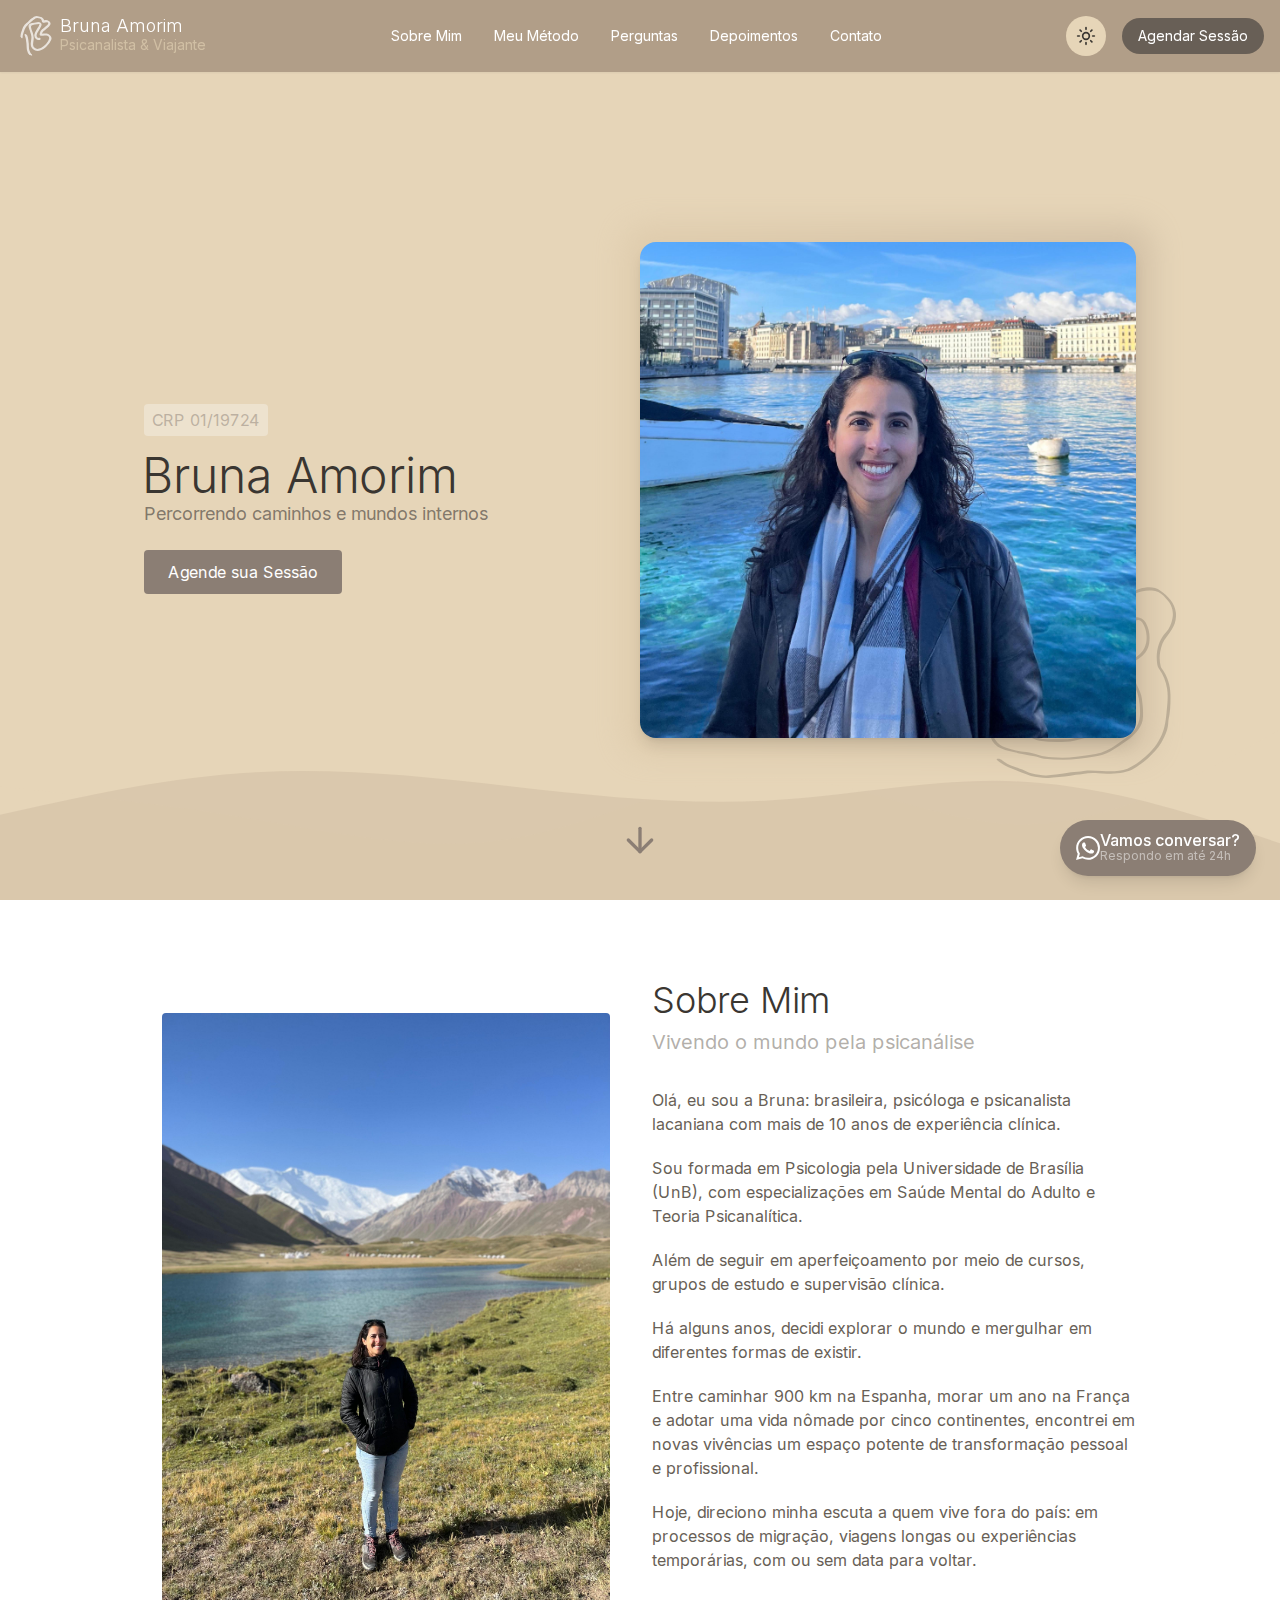
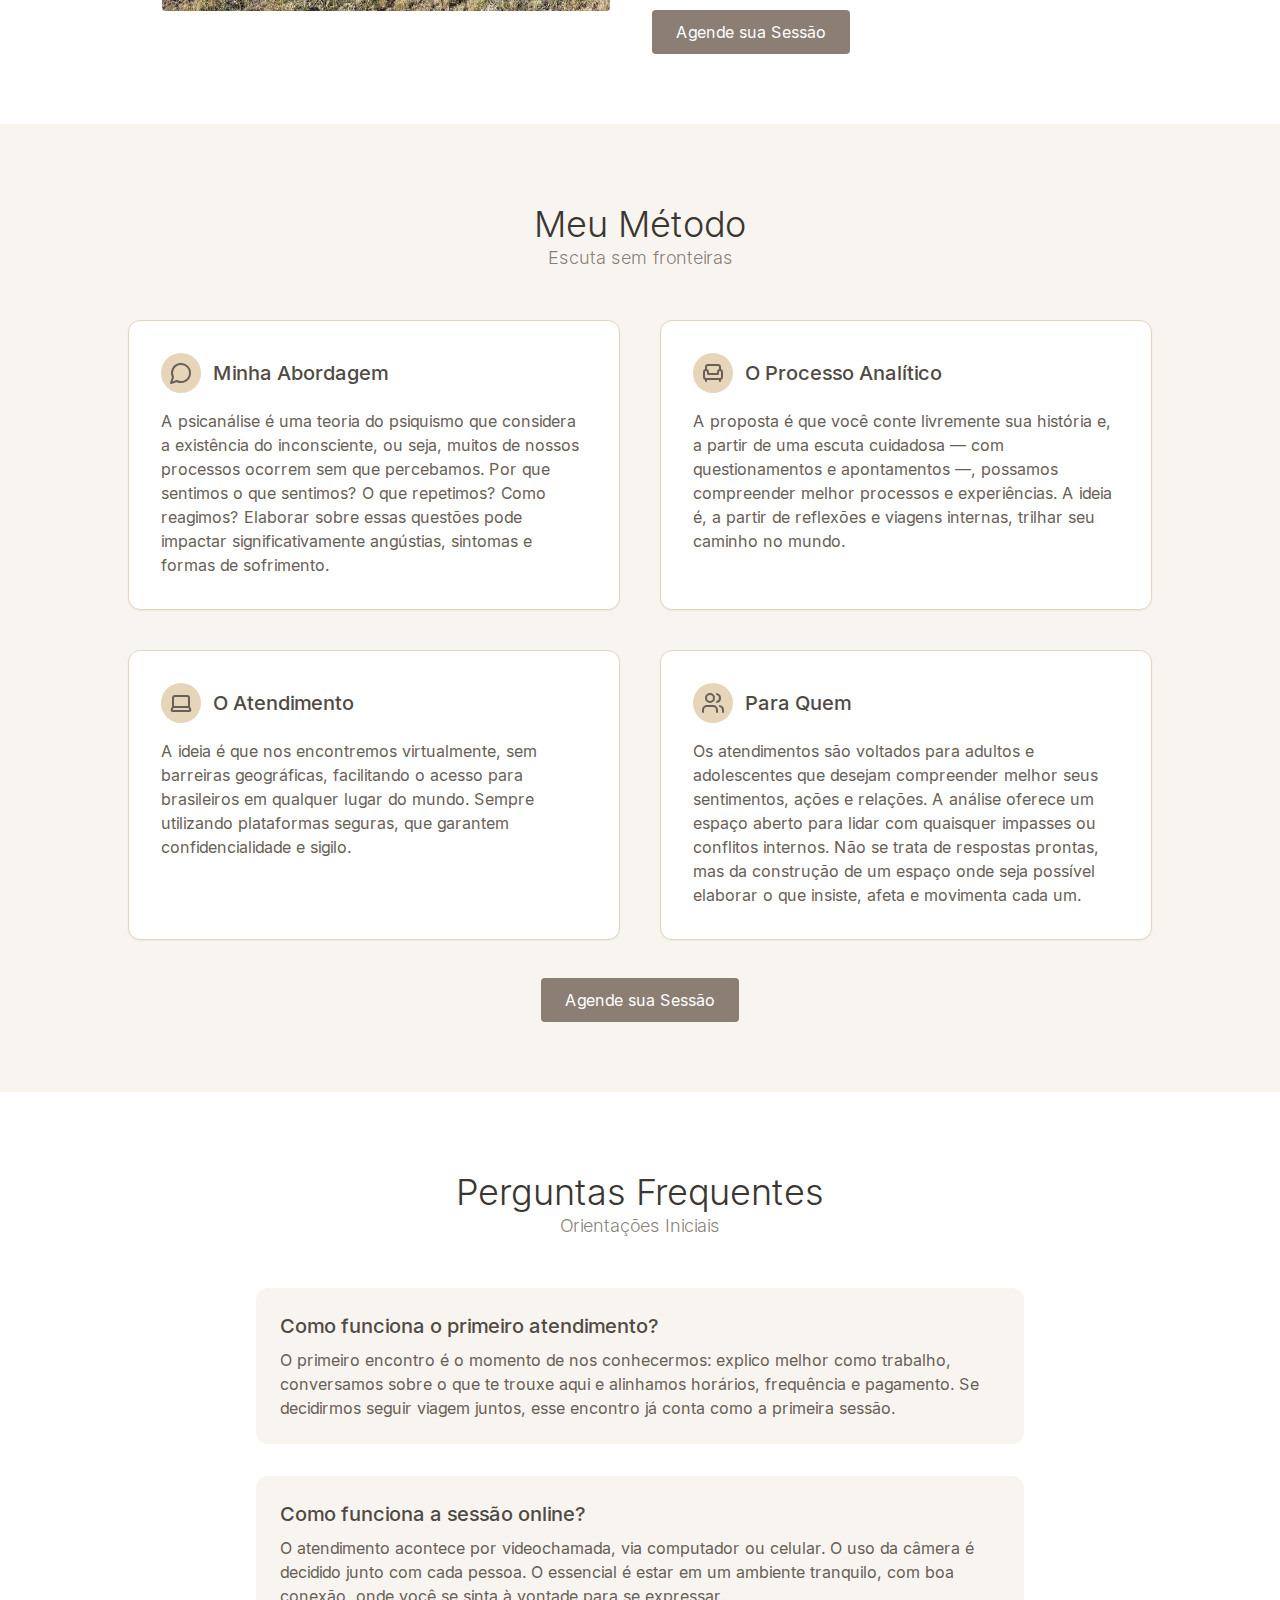
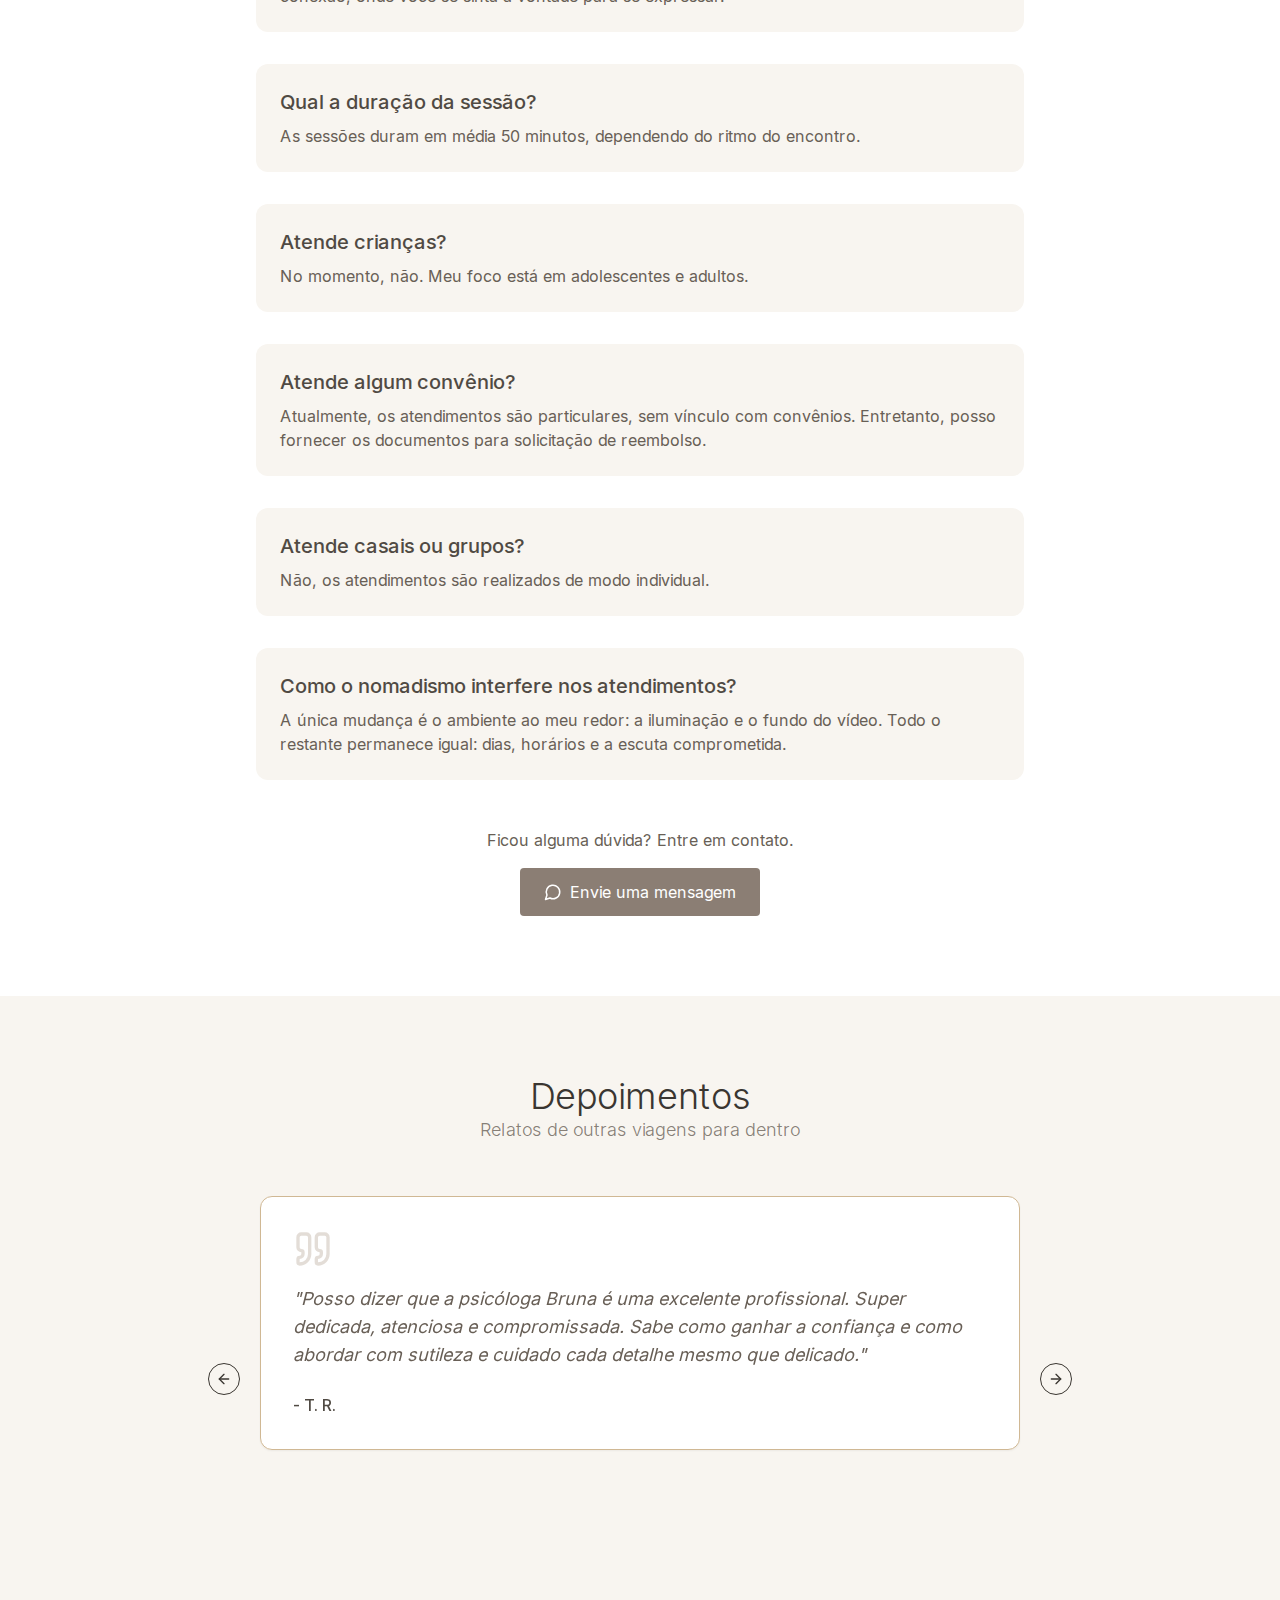
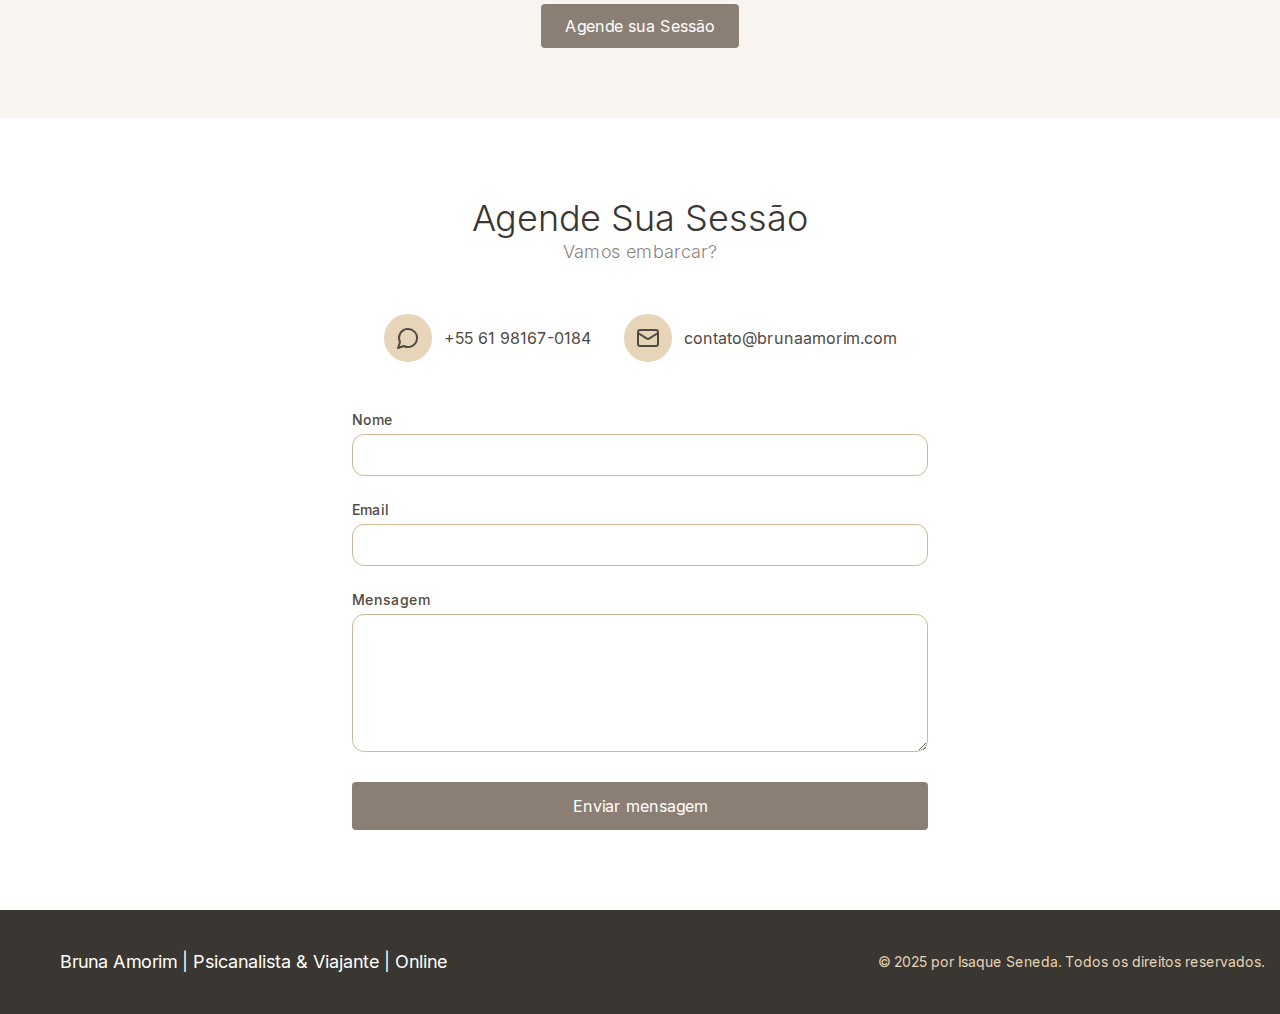
<file: i/index.html>
<!DOCTYPE html><html lang="pt-BR" class="scroll-smooth"><head><meta charSet="utf-8"/><meta name="viewport" content="width=device-width, initial-scale=1"/><link rel="preload" href="/_next/static/media/a34f9d1faa5f3315-s.p.woff2" as="font" crossorigin="" type="font/woff2"/><link rel="stylesheet" href="/_next/static/css/b3cbcd051438d1d5.css" data-precedence="next"/><link rel="stylesheet" href="/_next/static/css/ac0938c7855a1b6f.css" data-precedence="next"/><link rel="preload" as="script" fetchPriority="low" href="/_next/static/chunks/webpack-61794e3cbe816608.js"/><script src="/_next/static/chunks/4bd1b696-1835fb687222124d.js" async=""></script><script src="/_next/static/chunks/684-570d8851980c3c39.js" async=""></script><script src="/_next/static/chunks/main-app-ee4a753d10ecb245.js" async=""></script><script src="/_next/static/chunks/57-d43dc116d8b746a9.js" async=""></script><script src="/_next/static/chunks/app/layout-f6834dd486c25c3a.js" async=""></script><script src="/_next/static/chunks/820-f99e89aff7ad8578.js" async=""></script><script src="/_next/static/chunks/815-921df7a4f7a41de0.js" async=""></script><script src="/_next/static/chunks/app/page-d9f8a47adcbc7f7e.js" async=""></script><meta name="next-size-adjust" content=""/><title>Bruna Amorim | Psicóloga e Psicanalista</title><meta name="description" content="Atendimento psicanalítico online para brasileiros no exterior. Especializada em auxiliar expatriados e nômades digitais."/><meta name="generator" content="v0.dev"/><script src="/_next/static/chunks/polyfills-42372ed130431b0a.js" noModule=""></script></head><body class="__className_d65c78 overflow-x-hidden"><script>((e,t,r,n,o,a,i,u)=>{let l=document.documentElement,s=["light","dark"];function c(t){var r;(Array.isArray(e)?e:[e]).forEach(e=>{let r="class"===e,n=r&&a?o.map(e=>a[e]||e):o;r?(l.classList.remove(...n),l.classList.add(a&&a[t]?a[t]:t)):l.setAttribute(e,t)}),r=t,u&&s.includes(r)&&(l.style.colorScheme=r)}if(n)c(n);else try{let e=localStorage.getItem(t)||r,n=i&&"system"===e?window.matchMedia("(prefers-color-scheme: dark)").matches?"dark":"light":e;c(n)}catch(e){}})("class","theme","system",null,["light","dark"],null,true,true)</script><main class="flex min-h-screen flex-col dark:bg-brand-800"><header class="py-4 bg-brand-300/80 dark:bg-brand-600/80 backdrop-blur-md fixed top-0 left-0 right-0 w-full z-50 shadow-sm"><div class="container mx-auto px-4"><div class="flex justify-between items-center"><div class="flex items-center hover:scale-105 transition-transform duration-300"><div class="w-10 h-10 mr-1"><img alt="Bruna Amorim Logo" loading="lazy" width="40" height="40" decoding="async" data-nimg="1" class="w-full h-full invert opacity-70 rounded-full" style="color:transparent" src="/images/logo-s.svg"/></div><div class="leading-none"><p class="text-lg font-light text-white whitespace-nowrap leading-none">Bruna Amorim</p><p class="text-sm text-brand-100/60">Psicanalista &amp; Viajante</p></div></div><nav class="hidden lg:flex items-center space-x-8"><a class="text-sm text-white hover:text-brand-100 transition-colors transform duration-300 whitespace-nowrap hover:underline" href="#sobre-mim">Sobre Mim</a><a class="text-sm text-white hover:text-brand-100 transition-colors transform duration-300 whitespace-nowrap hover:underline" href="#psicanalise">Meu Método</a><a class="text-sm text-white hover:text-brand-100 transition-colors transform duration-300 whitespace-nowrap hover:underline" href="#perguntas-frequentes">Perguntas</a><a class="text-sm text-white hover:text-brand-100 transition-colors transform duration-300 whitespace-nowrap hover:underline" href="#depoimentos">Depoimentos</a><a class="text-sm text-white hover:text-brand-100 transition-colors transform duration-300 whitespace-nowrap hover:underline" href="#contato">Contato</a></nav><div class="flex items-center gap-4"><button class="w-10 h-10 flex items-center justify-center rounded-full bg-brand-100 dark:bg-brand-700 text-brand-700 dark:text-brand-100 transition-colors" aria-label="Toggle theme"><svg xmlns="http://www.w3.org/2000/svg" width="24" height="24" viewBox="0 0 24 24" fill="none" stroke="currentColor" stroke-width="2" stroke-linecap="round" stroke-linejoin="round" class="lucide lucide-sun h-5 w-5 rotate-0 scale-100 transition-all dark:rotate-90 dark:scale-0"><circle cx="12" cy="12" r="4"></circle><path d="M12 2v2"></path><path d="M12 20v2"></path><path d="m4.93 4.93 1.41 1.41"></path><path d="m17.66 17.66 1.41 1.41"></path><path d="M2 12h2"></path><path d="M20 12h2"></path><path d="m6.34 17.66-1.41 1.41"></path><path d="m19.07 4.93-1.41 1.41"></path></svg><svg xmlns="http://www.w3.org/2000/svg" width="24" height="24" viewBox="0 0 24 24" fill="none" stroke="currentColor" stroke-width="2" stroke-linecap="round" stroke-linejoin="round" class="lucide lucide-moon absolute h-5 w-5 rotate-90 scale-0 transition-all dark:rotate-0 dark:scale-100"><path d="M12 3a6 6 0 0 0 9 9 9 9 0 1 1-9-9Z"></path></svg><span class="sr-only">Toggle theme</span></button><a class="bg-brand-500 hover:bg-brand-600 text-white px-4 py-2 rounded-full text-sm transition-all duration-300 hover:shadow-md whitespace-nowrap" href="#contato">Agendar Sessão</a></div></div></div></header><section id="inicio" class="min-h-screen flex flex-col md:flex-row items-center justify-center relative overflow-hidden bg-brand-100 dark:bg-brand-700 pt-16"><div class="absolute inset-0 z-0"><div class="absolute bottom-0 w-full animate-pulse"><img alt="Background Wave" loading="lazy" width="1440" height="320" decoding="async" data-nimg="1" class="w-full opacity-60" style="color:transparent" src="/images/wave-bg.svg"/></div><div class="absolute right-0 top-1/4 animate-float"><img alt="Background Blob" loading="lazy" width="800" height="800" decoding="async" data-nimg="1" class="w-[600px] opacity-20 animate-pulse" style="color:transparent" src="/images/blob-bg.svg"/></div></div><div class="container max-w-screen-lg mx-auto px-4 py-20 md:py-0 flex flex-col-reverse md:flex-row items-center justify-between relative z-10"><div class="md:w-1/2 z-10 mb-10 md:mb-0 transform transition-all duration-700 hover:translate-x-1"><div class="flex items-center mb-4"><div class="md:mr-14 mt-6"><p class="text-brand-400/50 bg-brand-50/40 w-fit rounded px-2 py-1 dark:text-brand-200 mb-4 whitespace-nowrap">CRP 01/19724</p><h1 class="text-3xl -ml-0.5 md:text-5xl font-light text-brand-700 dark:text-white whitespace-nowrap">Bruna Amorim</h1><p class="text-xl md:text-lg text-brand-500/80 dark:text-brand-300 text-balance mb-4">Percorrendo caminhos e mundos internos</p></div></div><a class="bg-brand-400 hover:bg-brand-500 text-white px-6 py-3 rounded transition-all duration-300 hover:shadow-lg whitespace-nowrap" href="https://api.whatsapp.com/send/?phone=5561981670184&amp;text=Olá%21+Gostaria+de+saber+mais+sobre+seu+atendimento+online.&amp;type=phone_number&amp;app_absent=0">Agende sua Sessão</a></div><div class="md:w-1/2 relative"><div class="relative w-full max-w-lg mx-auto hover:-translate-y-2 transition-transform duration-700 ease-in-out transform hover:scale-[1.02]"><div class="absolute -inset-4 rounded-2xl bg-gradient-to-r from-brand-200 to-brand-300 opacity-30 blur-lg animate-pulse dark:from-brand-600 dark:to-brand-700 dark:opacity-50  "></div><img alt="Bruna Amorim" loading="lazy" width="600" height="600" decoding="async" data-nimg="1" class="rounded-2xl shadow-lg mt-4 z-10 relative hover:shadow-xl transition-all duration-500" style="color:transparent" src="/images/profile.jpg"/><div class="absolute -bottom-10 -right-10 -z-10 opacity-20 animate-float"><img alt="Background Logo" loading="lazy" width="200" height="200" decoding="async" data-nimg="1" class="dark:invert" style="color:transparent" src="/images/logo.svg"/></div></div></div></div><div class="absolute bottom-10 left-1/2 transform -translate-x-1/2 animate-bounce"><a aria-label="Rolar para baixo" class="hover:scale-110 transition-transform duration-300" href="#sobre-mim"><svg xmlns="http://www.w3.org/2000/svg" width="24" height="24" viewBox="0 0 24 24" fill="none" stroke="currentColor" stroke-width="2" stroke-linecap="round" stroke-linejoin="round" class="lucide lucide-arrow-down w-10 h-10 text-brand-400 dark:text-brand-200"><path d="M12 5v14"></path><path d="m19 12-7 7-7-7"></path></svg></a></div></section><section id="sobre-mim" class="py-20 bg-white dark:bg-brand-800"><div class="container mx-auto px-4 max-w-screen-lg"><div class="flex flex-col md:flex-row items-center gap-6"><div class="md:w-1/2 mb-10 md:mb-0"><div class=" max-w-md mx-auto"><img alt="Logo Bruna Amorim" loading="lazy" width="400" height="400" decoding="async" data-nimg="1" class="w-full rounded" style="color:transparent" src="/images/profile-large.jpg"/></div></div><div class="md:w-1/2 transform transition-all duration-500 hover:translate-x-1"><h2 class="text-3xl md:text-4xl font-light text-brand-700 dark:text-brand-100 whitespace-nowrap">Sobre Mim</h2><p class="text-brand-500/50 text-xl dark:text-brand-300 mt-2 mb-8">Vivendo o mundo pela psicanálise</p><div class="prose prose-stone dark:prose-invert max-w-none text-base mb-12"><p class="">Olá, eu sou a Bruna: brasileira, psicóloga e psicanalista lacaniana com mais de 10 anos de experiência clínica.</p><p class="">Sou formada em Psicologia pela Universidade de Brasília (UnB), com especializações em Saúde Mental do Adulto e Teoria Psicanalítica.</p><p>Além de seguir em aperfeiçoamento por meio de cursos, grupos de estudo e supervisão clínica.</p><p class="">Há alguns anos, decidi explorar o mundo e mergulhar em diferentes formas de existir.</p><p class="">Entre caminhar 900 km na Espanha, morar um ano na França e adotar uma vida nômade por cinco continentes, encontrei em novas vivências um espaço potente de transformação pessoal e profissional.</p><p>Hoje, direciono minha escuta a quem vive fora do país: em processos de migração, viagens longas ou experiências temporárias, com ou sem data para voltar.</p></div><a class="bg-brand-400 hover:bg-brand-500 text-white px-6 py-3 rounded transition-all duration-300 hover:shadow-lg whitespace-nowrap" href="https://api.whatsapp.com/send/?phone=5561981670184&amp;text=Olá%21+Gostaria+de+saber+mais+sobre+seu+atendimento+online.&amp;type=phone_number&amp;app_absent=0">Agende sua Sessão</a></div></div></div></section><section id="psicanalise" class="py-20 bg-brand-50 dark:bg-brand-700"><div class="container mx-auto px-4"><div class="text-3xl md:text-4xl font-light text-brand-700 dark:text-white mb-12 text-center whitespace-nowrap">Meu Método<p class="text-xl mx-auto md:text-lg text-brand-500/80 dark:text-brand-300 text-balance mb-4">Escuta sem fronteiras</p></div><div class="grid grid-cols-1 md:grid-cols-2 gap-10 max-w-screen-lg mx-auto"><div class="bg-white dark:bg-brand-800 p-8 rounded-xl shadow-sm border border-brand-100 dark:border-brand-600 hover:shadow-md transition-all duration-300 transform"><div class="flex items-center mb-4"><div class="min-w-10 min-h-10 mr-3 bg-brand-100 dark:bg-brand-600 rounded-full flex items-center justify-center"><svg xmlns="http://www.w3.org/2000/svg" width="24" height="24" viewBox="0 0 24 24" fill="none" stroke="currentColor" stroke-width="2" stroke-linecap="round" stroke-linejoin="round" class="lucide lucide-message-circle text-brand-500 dark:text-brand-200"><path d="M7.9 20A9 9 0 1 0 4 16.1L2 22Z"></path></svg></div><h3 class="text-xl font-medium text-brand-600 dark:text-brand-200 lg:whitespace-nowrap">Minha Abordagem</h3></div><p class="text-brand-500 dark:text-brand-300">A psicanálise é uma teoria do psiquismo que considera a existência do inconsciente, ou seja, muitos de nossos processos ocorrem sem que percebamos. Por que sentimos o que sentimos? O que repetimos? Como reagimos? Elaborar sobre essas questões pode impactar significativamente angústias, sintomas e formas de sofrimento.</p></div><div class="bg-white dark:bg-brand-800 p-8 rounded-xl shadow-sm border border-brand-100 dark:border-brand-600 hover:shadow-md transition-all duration-300 transform"><div class="flex items-center mb-4"><div class="min-w-10 min-h-10 mr-3 bg-brand-100 dark:bg-brand-600 rounded-full flex items-center justify-center"><svg xmlns="http://www.w3.org/2000/svg" width="24" height="24" viewBox="0 0 24 24" fill="none" stroke="currentColor" stroke-width="2" stroke-linecap="round" stroke-linejoin="round" class="lucide lucide-armchair text-brand-500 dark:text-brand-200"><path d="M19 9V6a2 2 0 0 0-2-2H7a2 2 0 0 0-2 2v3"></path><path d="M3 16a2 2 0 0 0 2 2h14a2 2 0 0 0 2-2v-5a2 2 0 0 0-4 0v1.5a.5.5 0 0 1-.5.5h-9a.5.5 0 0 1-.5-.5V11a2 2 0 0 0-4 0z"></path><path d="M5 18v2"></path><path d="M19 18v2"></path></svg></div><h3 class="text-xl font-medium text-brand-600 dark:text-brand-200 lg:whitespace-nowrap">O Processo Analítico</h3></div><p class="text-brand-500 dark:text-brand-300">A proposta é que você conte livremente sua história e, a partir de uma escuta cuidadosa — com questionamentos e apontamentos —, possamos compreender melhor processos e experiências. A ideia é, a partir de reflexões e viagens internas, trilhar seu caminho no mundo.</p></div><div class="bg-white dark:bg-brand-800 p-8 rounded-xl shadow-sm border border-brand-100 dark:border-brand-600 hover:shadow-md transition-all duration-300 transform"><div class="flex items-center mb-4"><div class="min-w-10 min-h-10 mr-3 bg-brand-100 dark:bg-brand-600 rounded-full flex items-center justify-center"><svg xmlns="http://www.w3.org/2000/svg" width="24" height="24" viewBox="0 0 24 24" fill="none" stroke="currentColor" stroke-width="2" stroke-linecap="round" stroke-linejoin="round" class="lucide lucide-laptop text-brand-500 dark:text-brand-200"><path d="M20 16V7a2 2 0 0 0-2-2H6a2 2 0 0 0-2 2v9m16 0H4m16 0 1.28 2.55a1 1 0 0 1-.9 1.45H3.62a1 1 0 0 1-.9-1.45L4 16"></path></svg></div><h3 class="text-xl font-medium text-brand-600 dark:text-brand-200 lg:whitespace-nowrap">O Atendimento</h3></div><p class="text-brand-500 dark:text-brand-300">A ideia é que nos encontremos virtualmente, sem barreiras geográficas, facilitando o acesso para brasileiros em qualquer lugar do mundo. Sempre utilizando plataformas seguras, que garantem confidencialidade e sigilo.</p></div><div class="bg-white dark:bg-brand-800 p-8 rounded-xl shadow-sm border border-brand-100 dark:border-brand-600 hover:shadow-md transition-all duration-300 transform"><div class="flex items-center mb-4"><div class="min-w-10 min-h-10 mr-3 bg-brand-100 dark:bg-brand-600 rounded-full flex items-center justify-center"><svg xmlns="http://www.w3.org/2000/svg" width="24" height="24" viewBox="0 0 24 24" fill="none" stroke="currentColor" stroke-width="2" stroke-linecap="round" stroke-linejoin="round" class="lucide lucide-users text-brand-500 dark:text-brand-200"><path d="M16 21v-2a4 4 0 0 0-4-4H6a4 4 0 0 0-4 4v2"></path><circle cx="9" cy="7" r="4"></circle><path d="M22 21v-2a4 4 0 0 0-3-3.87"></path><path d="M16 3.13a4 4 0 0 1 0 7.75"></path></svg></div><h3 class="text-xl font-medium text-brand-600 dark:text-brand-200 lg:whitespace-nowrap">Para Quem</h3></div><p class="text-brand-500 dark:text-brand-300">Os atendimentos são voltados para adultos e adolescentes que desejam compreender melhor seus sentimentos, ações e relações. A análise oferece um espaço aberto para lidar com quaisquer impasses ou conflitos internos. Não se trata de respostas prontas, mas da construção de um espaço onde seja possível elaborar o que insiste, afeta e movimenta cada um.</p></div></div></div><div class="text-center mt-12 w-full"><a class="bg-brand-400 hover:bg-brand-500 text-white px-6 py-3 rounded transition-all duration-300 hover:shadow-lg whitespace-nowrap" href="https://api.whatsapp.com/send/?phone=5561981670184&amp;text=Olá%21+Gostaria+de+saber+mais+sobre+seu+atendimento+online.&amp;type=phone_number&amp;app_absent=0">Agende sua Sessão</a></div></section><section id="perguntas-frequentes" class="py-20 bg-white dark:bg-brand-800"><div class="container mx-auto px-4"><div class="text-3xl md:text-4xl font-light text-brand-700 dark:text-brand-100 mb-12 text-center whitespace-nowrap">Perguntas Frequentes<p class="text-xl mx-auto md:text-lg text-brand-500/80 dark:text-brand-300 text-balance mb-4">Orientações Iniciais</p></div><div class="max-w-3xl mx-auto"><div class="mb-8 p-6 bg-brand-50 dark:bg-brand-700 rounded-xl hover:shadow-md transition-all duration-300 transform"><h3 class="text-xl font-medium text-brand-600 dark:text-brand-200 mb-2 whitespace-nowrap">Como funciona o primeiro atendimento?</h3><p class="text-brand-500 dark:text-brand-300">O primeiro encontro é o momento de nos conhecermos: explico melhor como trabalho, conversamos sobre o que te trouxe aqui e alinhamos horários, frequência e pagamento. Se decidirmos seguir viagem juntos, esse encontro já conta como a primeira sessão.</p></div><div class="mb-8 p-6 bg-brand-50 dark:bg-brand-700 rounded-xl hover:shadow-md transition-all duration-300 transform"><h3 class="text-xl font-medium text-brand-600 dark:text-brand-200 mb-2 whitespace-nowrap">Como funciona a sessão online?</h3><p class="text-brand-500 dark:text-brand-300">O atendimento acontece por videochamada, via computador ou celular. O uso da câmera é decidido junto com cada pessoa. O essencial é estar em um ambiente tranquilo, com boa conexão, onde você se sinta à vontade para se expressar.</p></div><div class="mb-8 p-6 bg-brand-50 dark:bg-brand-700 rounded-xl hover:shadow-md transition-all duration-300 transform"><h3 class="text-xl font-medium text-brand-600 dark:text-brand-200 mb-2 whitespace-nowrap">Qual a duração da sessão?</h3><p class="text-brand-500 dark:text-brand-300">As sessões duram em média 50 minutos, dependendo do ritmo do encontro.</p></div><div class="mb-8 p-6 bg-brand-50 dark:bg-brand-700 rounded-xl hover:shadow-md transition-all duration-300 transform"><h3 class="text-xl font-medium text-brand-600 dark:text-brand-200 mb-2 whitespace-nowrap">Atende crianças?</h3><p class="text-brand-500 dark:text-brand-300">No momento, não. Meu foco está em adolescentes e adultos.</p></div><div class="mb-8 p-6 bg-brand-50 dark:bg-brand-700 rounded-xl hover:shadow-md transition-all duration-300 transform"><h3 class="text-xl font-medium text-brand-600 dark:text-brand-200 mb-2 whitespace-nowrap">Atende algum convênio?</h3><p class="text-brand-500 dark:text-brand-300">Atualmente, os atendimentos são particulares, sem vínculo com convênios. Entretanto, posso fornecer os documentos para solicitação de reembolso.</p></div><div class="mb-8 p-6 bg-brand-50 dark:bg-brand-700 rounded-xl hover:shadow-md transition-all duration-300 transform"><h3 class="text-xl font-medium text-brand-600 dark:text-brand-200 mb-2 whitespace-nowrap">Atende casais ou grupos?</h3><p class="text-brand-500 dark:text-brand-300">Não, os atendimentos são realizados de modo individual.</p></div><div class="p-6 bg-brand-50 dark:bg-brand-700 rounded-xl hover:shadow-md transition-all duration-300 transform"><h3 class="text-xl font-medium text-brand-600 dark:text-brand-200 mb-2 whitespace-nowrap">Como o nomadismo interfere nos atendimentos?</h3><p class="text-brand-500 dark:text-brand-300">A única mudança é o ambiente ao meu redor: a iluminação e o fundo do vídeo. Todo o restante permanece igual: dias, horários e a escuta comprometida.</p></div></div><div class="text-center mt-12"><p class="text-brand-500 dark:text-brand-300 mb-4">Ficou alguma dúvida? Entre em contato.</p><a class="inline-flex items-center gap-2 bg-brand-400 hover:bg-brand-500 text-white px-6 py-3 rounded transition-all duration-300 hover:shadow-lg whitespace-nowrap" href="https://api.whatsapp.com/send/?phone=5561981670184&amp;text=Olá%21+Gostaria+de+saber+mais+sobre+seu+atendimento+online.&amp;type=phone_number&amp;app_absent=0"><svg xmlns="http://www.w3.org/2000/svg" width="18" height="18" viewBox="0 0 24 24" fill="none" stroke="currentColor" stroke-width="2" stroke-linecap="round" stroke-linejoin="round" class="lucide lucide-message-circle animate-pulse"><path d="M7.9 20A9 9 0 1 0 4 16.1L2 22Z"></path></svg>Envie uma mensagem</a></div></div></section><section id="depoimentos" class="py-20 bg-brand-50 dark:bg-brand-700"><div class="container mx-auto px-4"><div class="text-3xl md:text-4xl font-light text-brand-700 dark:text-brand-100 mb-12 text-center whitespace-nowrap">Depoimentos<p class="text-xl mx-auto md:text-lg text-brand-500/80 dark:text-brand-300 text-balance mb-4">Relatos de outras viagens para dentro</p></div><div class="max-w-3xl mx-auto"><div class="relative w-full" role="region" aria-roledescription="carousel"><div class="overflow-hidden"><div class="flex -ml-4"><div role="group" aria-roledescription="slide" class="min-w-0 shrink-0 grow-0 basis-full pl-4"><div class="p-1"><div class="bg-white dark:bg-brand-800 p-8 rounded-xl border border-brand-200 dark:border-brand-600 shadow-sm hover:shadow-md transition-all duration-300 transform"><div class="mb-4 text-brand-300 dark:text-brand-400"><svg xmlns="http://www.w3.org/2000/svg" width="24" height="24" viewBox="0 0 24 24" fill="none" stroke="currentColor" stroke-width="2" stroke-linecap="round" stroke-linejoin="round" class="lucide lucide-quote h-10 w-10 opacity-30"><path d="M16 3a2 2 0 0 0-2 2v6a2 2 0 0 0 2 2 1 1 0 0 1 1 1v1a2 2 0 0 1-2 2 1 1 0 0 0-1 1v2a1 1 0 0 0 1 1 6 6 0 0 0 6-6V5a2 2 0 0 0-2-2z"></path><path d="M5 3a2 2 0 0 0-2 2v6a2 2 0 0 0 2 2 1 1 0 0 1 1 1v1a2 2 0 0 1-2 2 1 1 0 0 0-1 1v2a1 1 0 0 0 1 1 6 6 0 0 0 6-6V5a2 2 0 0 0-2-2z"></path></svg></div><p class="text-brand-500 dark:text-brand-300 italic mb-6 text-lg">&quot;<!-- -->Posso dizer que a psicóloga Bruna é uma excelente profissional. Super dedicada, atenciosa e compromissada. Sabe como ganhar a confiança e como abordar com sutileza e cuidado cada detalhe mesmo que delicado.<!-- -->&quot;</p><p class="text-brand-600 dark:text-brand-200 font-medium">- <!-- -->T. R.</p></div></div></div><div role="group" aria-roledescription="slide" class="min-w-0 shrink-0 grow-0 basis-full pl-4"><div class="p-1"><div class="bg-white dark:bg-brand-800 p-8 rounded-xl border border-brand-200 dark:border-brand-600 shadow-sm hover:shadow-md transition-all duration-300 transform"><div class="mb-4 text-brand-300 dark:text-brand-400"><svg xmlns="http://www.w3.org/2000/svg" width="24" height="24" viewBox="0 0 24 24" fill="none" stroke="currentColor" stroke-width="2" stroke-linecap="round" stroke-linejoin="round" class="lucide lucide-quote h-10 w-10 opacity-30"><path d="M16 3a2 2 0 0 0-2 2v6a2 2 0 0 0 2 2 1 1 0 0 1 1 1v1a2 2 0 0 1-2 2 1 1 0 0 0-1 1v2a1 1 0 0 0 1 1 6 6 0 0 0 6-6V5a2 2 0 0 0-2-2z"></path><path d="M5 3a2 2 0 0 0-2 2v6a2 2 0 0 0 2 2 1 1 0 0 1 1 1v1a2 2 0 0 1-2 2 1 1 0 0 0-1 1v2a1 1 0 0 0 1 1 6 6 0 0 0 6-6V5a2 2 0 0 0-2-2z"></path></svg></div><p class="text-brand-500 dark:text-brand-300 italic mb-6 text-lg">&quot;<!-- -->A Dra Bruna é uma excelente psicóloga, a melhor que já tive acesso, atendimento estritamente profissional, mas ainda sim humanizado.<!-- -->&quot;</p><p class="text-brand-600 dark:text-brand-200 font-medium">- <!-- -->I.P.</p></div></div></div><div role="group" aria-roledescription="slide" class="min-w-0 shrink-0 grow-0 basis-full pl-4"><div class="p-1"><div class="bg-white dark:bg-brand-800 p-8 rounded-xl border border-brand-200 dark:border-brand-600 shadow-sm hover:shadow-md transition-all duration-300 transform"><div class="mb-4 text-brand-300 dark:text-brand-400"><svg xmlns="http://www.w3.org/2000/svg" width="24" height="24" viewBox="0 0 24 24" fill="none" stroke="currentColor" stroke-width="2" stroke-linecap="round" stroke-linejoin="round" class="lucide lucide-quote h-10 w-10 opacity-30"><path d="M16 3a2 2 0 0 0-2 2v6a2 2 0 0 0 2 2 1 1 0 0 1 1 1v1a2 2 0 0 1-2 2 1 1 0 0 0-1 1v2a1 1 0 0 0 1 1 6 6 0 0 0 6-6V5a2 2 0 0 0-2-2z"></path><path d="M5 3a2 2 0 0 0-2 2v6a2 2 0 0 0 2 2 1 1 0 0 1 1 1v1a2 2 0 0 1-2 2 1 1 0 0 0-1 1v2a1 1 0 0 0 1 1 6 6 0 0 0 6-6V5a2 2 0 0 0-2-2z"></path></svg></div><p class="text-brand-500 dark:text-brand-300 italic mb-6 text-lg">&quot;<!-- -->Sempre tive receio de fazer terapia, e realmente não imaginava como poderia enxergar informações para além daquilo que eu compartilhasse. Pois bem, a Bruna vê além. Ela me trouxe o conforto de poder compartilhar todo o meu mundo de sentimentos bagunçados simplesmente por me dar um espaço pra ser ouvida. A Bruna me permite colocar tudo para fora e, com poucas palavras, me faz ficar o dia inteiro pensando sobre o que conversamos. Eu sou muito grata a ela por me fazer entender a importância de ouvir aos seus sentimentos.<!-- -->&quot;</p><p class="text-brand-600 dark:text-brand-200 font-medium">- <!-- -->M.B</p></div></div></div><div role="group" aria-roledescription="slide" class="min-w-0 shrink-0 grow-0 basis-full pl-4"><div class="p-1"><div class="bg-white dark:bg-brand-800 p-8 rounded-xl border border-brand-200 dark:border-brand-600 shadow-sm hover:shadow-md transition-all duration-300 transform"><div class="mb-4 text-brand-300 dark:text-brand-400"><svg xmlns="http://www.w3.org/2000/svg" width="24" height="24" viewBox="0 0 24 24" fill="none" stroke="currentColor" stroke-width="2" stroke-linecap="round" stroke-linejoin="round" class="lucide lucide-quote h-10 w-10 opacity-30"><path d="M16 3a2 2 0 0 0-2 2v6a2 2 0 0 0 2 2 1 1 0 0 1 1 1v1a2 2 0 0 1-2 2 1 1 0 0 0-1 1v2a1 1 0 0 0 1 1 6 6 0 0 0 6-6V5a2 2 0 0 0-2-2z"></path><path d="M5 3a2 2 0 0 0-2 2v6a2 2 0 0 0 2 2 1 1 0 0 1 1 1v1a2 2 0 0 1-2 2 1 1 0 0 0-1 1v2a1 1 0 0 0 1 1 6 6 0 0 0 6-6V5a2 2 0 0 0-2-2z"></path></svg></div><p class="text-brand-500 dark:text-brand-300 italic mb-6 text-lg">&quot;<!-- -->Gostaria de ressaltar o quanto a psicoterapia com a profissional Bruna ressignificaram a minha vida e a minha história! Sofri uma situação abusiva no meu local de trabalho e o tratamento tem me ajudado muito nas minhas realizações pessoais! O comprometimento e o apoio da psicóloga têm sido fundamentais em minha vida! Recomendo o tratamento, bem como a profissional!<!-- -->&quot;</p><p class="text-brand-600 dark:text-brand-200 font-medium">- <!-- -->A.M</p></div></div></div><div role="group" aria-roledescription="slide" class="min-w-0 shrink-0 grow-0 basis-full pl-4"><div class="p-1"><div class="bg-white dark:bg-brand-800 p-8 rounded-xl border border-brand-200 dark:border-brand-600 shadow-sm hover:shadow-md transition-all duration-300 transform"><div class="mb-4 text-brand-300 dark:text-brand-400"><svg xmlns="http://www.w3.org/2000/svg" width="24" height="24" viewBox="0 0 24 24" fill="none" stroke="currentColor" stroke-width="2" stroke-linecap="round" stroke-linejoin="round" class="lucide lucide-quote h-10 w-10 opacity-30"><path d="M16 3a2 2 0 0 0-2 2v6a2 2 0 0 0 2 2 1 1 0 0 1 1 1v1a2 2 0 0 1-2 2 1 1 0 0 0-1 1v2a1 1 0 0 0 1 1 6 6 0 0 0 6-6V5a2 2 0 0 0-2-2z"></path><path d="M5 3a2 2 0 0 0-2 2v6a2 2 0 0 0 2 2 1 1 0 0 1 1 1v1a2 2 0 0 1-2 2 1 1 0 0 0-1 1v2a1 1 0 0 0 1 1 6 6 0 0 0 6-6V5a2 2 0 0 0-2-2z"></path></svg></div><p class="text-brand-500 dark:text-brand-300 italic mb-6 text-lg">&quot;<!-- -->A Bruna é uma psicóloga maravilhosa, é sempre um privilégio poder fazer as sessões com ela e perceber que estamos evoluindo cada vez mais em cada consulta. Ela sempre traz pontos que me fazem refletir e agir até a próxima sessão.<!-- -->&quot;</p><p class="text-brand-600 dark:text-brand-200 font-medium">- <!-- -->D.P</p></div></div></div></div></div><button class="inline-flex items-center justify-center gap-2 whitespace-nowrap text-sm font-medium ring-offset-background transition-colors focus-visible:outline-none focus-visible:ring-2 focus-visible:ring-ring focus-visible:ring-offset-2 disabled:pointer-events-none disabled:opacity-50 [&amp;_svg]:pointer-events-none [&amp;_svg]:size-4 [&amp;_svg]:shrink-0 border border-input bg-background hover:bg-accent hover:text-accent-foreground absolute h-8 w-8 rounded-full top-1/2 -translate-y-1/2 left-2 md:-left-12" disabled=""><svg xmlns="http://www.w3.org/2000/svg" width="24" height="24" viewBox="0 0 24 24" fill="none" stroke="currentColor" stroke-width="2" stroke-linecap="round" stroke-linejoin="round" class="lucide lucide-arrow-left h-4 w-4"><path d="m12 19-7-7 7-7"></path><path d="M19 12H5"></path></svg><span class="sr-only">Previous slide</span></button><button class="inline-flex items-center justify-center gap-2 whitespace-nowrap text-sm font-medium ring-offset-background transition-colors focus-visible:outline-none focus-visible:ring-2 focus-visible:ring-ring focus-visible:ring-offset-2 disabled:pointer-events-none disabled:opacity-50 [&amp;_svg]:pointer-events-none [&amp;_svg]:size-4 [&amp;_svg]:shrink-0 border border-input bg-background hover:bg-accent hover:text-accent-foreground absolute h-8 w-8 rounded-full top-1/2 -translate-y-1/2 right-2 md:-right-12" disabled=""><svg xmlns="http://www.w3.org/2000/svg" width="24" height="24" viewBox="0 0 24 24" fill="none" stroke="currentColor" stroke-width="2" stroke-linecap="round" stroke-linejoin="round" class="lucide lucide-arrow-right h-4 w-4"><path d="M5 12h14"></path><path d="m12 5 7 7-7 7"></path></svg><span class="sr-only">Next slide</span></button></div></div></div><div class="text-center mt-12 w-full"><a class="bg-brand-400 hover:bg-brand-500 text-white px-6 py-3 rounded transition-all duration-300 hover:shadow-lg whitespace-nowrap" href="https://api.whatsapp.com/send/?phone=5561981670184&amp;text=Olá%21+Gostaria+de+saber+mais+sobre+seu+atendimento+online.&amp;type=phone_number&amp;app_absent=0">Agende sua Sessão</a></div></section><section id="contato" class="py-20 bg-white dark:bg-brand-800"><div class="container mx-auto px-4"><div class="text-3xl md:text-4xl font-light text-brand-700 dark:text-brand-100 mb-12 text-center whitespace-nowrap">Agende Sua Sessão<p class="text-xl mx-auto md:text-lg text-brand-500/80 dark:text-brand-300 text-balance mb-4">Vamos embarcar?</p></div><div class="max-w-xl mx-auto"><div class="flex flex-col md:flex-row justify-center items-center gap-8 mb-12"><a target="_blank" rel="noopener noreferrer" class="flex items-center gap-3 text-brand-600 dark:text-brand-200 hover:text-brand-800 dark:hover:text-white transition-colors transform duration-300 whitespace-nowrap" href="https://wa.me/5561981670184"><div class="w-12 h-12 rounded-full bg-brand-100 dark:bg-brand-600 flex items-center justify-center hover:scale-110 transition-transform "><svg xmlns="http://www.w3.org/2000/svg" width="24" height="24" viewBox="0 0 24 24" fill="none" stroke="currentColor" stroke-width="2" stroke-linecap="round" stroke-linejoin="round" class="lucide lucide-message-circle"><path d="M7.9 20A9 9 0 1 0 4 16.1L2 22Z"></path></svg></div><span>+55 61 98167-0184</span></a><a class="flex items-center gap-3 text-brand-600 dark:text-brand-200 hover:text-brand-800 dark:hover:text-white transition-colors transform duration-300 whitespace-nowrap" href="mailto:contato@brunaamorim.com"><div class="w-12 h-12 rounded-full bg-brand-100 dark:bg-brand-600 flex items-center justify-center hover:scale-110 transition-transform "><svg xmlns="http://www.w3.org/2000/svg" width="24" height="24" viewBox="0 0 24 24" fill="none" stroke="currentColor" stroke-width="2" stroke-linecap="round" stroke-linejoin="round" class="lucide lucide-mail"><rect width="20" height="16" x="2" y="4" rx="2"></rect><path d="m22 7-8.97 5.7a1.94 1.94 0 0 1-2.06 0L2 7"></path></svg></div><span>contato@brunaamorim.com</span></a></div><form class="space-y-6 transform transition-all duration-500 " action="https://formsubmit.co/brunarochaamorim@gmail.com" method="POST"><div><label for="name" class="block text-sm font-medium text-brand-600 dark:text-brand-200 mb-1">Nome</label><input type="text" id="name" class="w-full px-4 py-2 border border-brand-200 dark:border-brand-600 rounded-xl focus:outline-none focus:ring-2 focus:ring-brand-400 bg-white dark:bg-brand-700 text-brand-800 dark:text-white transition-all duration-300" required="" name="name"/></div><div><label for="email" class="block text-sm font-medium text-brand-600 dark:text-brand-200 mb-1">Email</label><input type="email" id="email" class="w-full px-4 py-2 border border-brand-200 dark:border-brand-600 rounded-xl focus:outline-none focus:ring-2 focus:ring-brand-400 bg-white dark:bg-brand-700 text-brand-800 dark:text-white transition-all duration-300" required="" name="email"/></div><div><label for="message" class="block text-sm font-medium text-brand-600 dark:text-brand-200 mb-1">Mensagem</label><textarea id="message" name="message" rows="5" class="w-full px-4 py-2 border border-brand-200 dark:border-brand-600 rounded-xl focus:outline-none focus:ring-2 focus:ring-brand-400 bg-white dark:bg-brand-700 text-brand-800 dark:text-white transition-all duration-300" required=""></textarea></div><button type="submit" class="w-full bg-brand-400 hover:bg-brand-500 text-white px-6 py-3 rounded transition-all duration-300 hover:shadow-lg whitespace-nowrap">Enviar mensagem</button></form></div></div></section><footer class="py-8 bg-brand-700 text-white dark:bg-brand-900"><div class="container mx-auto px-4"><div class="flex flex-col md:flex-row justify-between items-center"><div class="flex items-center mb-4 md:mb-0 hover:scale-105 transition-transform duration-300"><div class="w-10 h-10 mr-1"><img alt="Bruna Amorim Logo" loading="lazy" width="40" height="40" decoding="async" data-nimg="1" class="w-full h-full rounded-full" style="color:transparent" src="/images/logo-s-white.svg"/></div><span class="text-lg whitespace-nowrap mr-4">Bruna Amorim | Psicanalista &amp; Viajante | Online</span></div><div class="text-sm text-brand-100">© <!-- -->2025<!-- --> <!-- -->por <a href="https://isaque.me">Isaque Seneda</a>. Todos os direitos reservados.</div></div></div></footer></main><div class="fixed bottom-6 right-6 z-50"><div class="group relative"><div class="absolute bottom-full mb-2 opacity-0 group-hover:opacity-100 transition-opacity duration-200 pointer-events-none"><div class="rounded text-xs text-center text-balance text-brand-500 dark:text-brand-300 bg-white dark:bg-brand-800 px-3 py-1 rounded-md shadow-sm"><p class="hidden md:inline ml-1 text-balance ">Descubra se meu atendimento é para você</p></div></div><a target="_blank" rel="noopener noreferrer" class="flex justify-center items-center min-w-14 ml-auto bg-[#8B7E74] hover:bg-[#8H807H] text-white shadow-lg transition-all duration-300 group rounded-full px-4 py-3" href="https://wa.me/5511999999999?text=Olá!%20Gostaria%20de%20saber%20mais%20sobre%20seu%20atendimento%20online."><svg xmlns="http://www.w3.org/2000/svg" width="24" height="24" viewBox="0 0 24 24" fill="currentColor" class="group-hover:animate-pulse"><path d="M17.472 14.382c-.297-.149-1.758-.867-2.03-.967-.273-.099-.471-.148-.67.15-.197.297-.767.966-.94 1.164-.173.199-.347.223-.644.075-.297-.15-1.255-.463-2.39-1.475-.883-.788-1.48-1.761-1.653-2.059-.173-.297-.018-.458.13-.606.134-.133.298-.347.446-.52.149-.174.198-.298.298-.497.099-.198.05-.371-.025-.52-.075-.149-.669-1.612-.916-2.207-.242-.579-.487-.5-.669-.51-.173-.008-.371-.01-.57-.01-.198 0-.52.074-.792.372-.272.297-1.04 1.016-1.04 2.479 0 1.462 1.065 2.875 1.213 3.074.149.198 2.096 3.2 5.077 4.487.709.306 1.262.489 1.694.625.712.227 1.36.195 1.871.118.571-.085 1.758-.719 2.006-1.413.248-.694.248-1.289.173-1.413-.074-.124-.272-.198-.57-.347m-5.421 7.403h-.004a9.87 9.87 0 01-5.031-1.378l-.361-.214-3.741.982.998-3.648-.235-.374a9.86 9.86 0 01-1.51-5.26c.001-5.45 4.436-9.884 9.888-9.884 2.64 0 5.122 1.03 6.988 2.898a9.825 9.825 0 012.893 6.994c-.003 5.45-4.437 9.884-9.885 9.884m8.413-18.297A11.815 11.815 0 0012.05 0C5.495 0 .16 5.335.157 11.892c0 2.096.547 4.142 1.588 5.945L.057 24l6.305-1.654a11.882 11.882 0 005.683 1.448h.005c6.554 0 11.89-5.335 11.893-11.893a11.821 11.821 0 00-3.48-8.413z"></path></svg><div class="leading-none transition-all duration-300 overflow-hidden whitespace-nowrap w-auto opacity-100"><span class="font-medium">Vamos conversar?</span><p class="text-xs opacity-50">Respondo em até 24h</p></div></a></div></div><script src="/_next/static/chunks/webpack-61794e3cbe816608.js" async=""></script><script>(self.__next_f=self.__next_f||[]).push([0])</script><script>self.__next_f.push([1,"1:\"$Sreact.fragment\"\n2:I[9304,[\"57\",\"static/chunks/57-d43dc116d8b746a9.js\",\"177\",\"static/chunks/app/layout-f6834dd486c25c3a.js\"],\"ThemeProvider\"]\n3:I[7555,[],\"\"]\n4:I[1295,[],\"\"]\n5:I[2782,[\"57\",\"static/chunks/57-d43dc116d8b746a9.js\",\"177\",\"static/chunks/app/layout-f6834dd486c25c3a.js\"],\"default\"]\n7:I[9665,[],\"OutletBoundary\"]\na:I[9665,[],\"ViewportBoundary\"]\nc:I[9665,[],\"MetadataBoundary\"]\ne:I[6614,[],\"\"]\n:HL[\"/_next/static/media/a34f9d1faa5f3315-s.p.woff2\",\"font\",{\"crossOrigin\":\"\",\"type\":\"font/woff2\"}]\n:HL[\"/_next/static/css/b3cbcd051438d1d5.css\",\"style\"]\n:HL[\"/_next/static/css/ac0938c7855a1b6f.css\",\"style\"]\n"])</script><script>self.__next_f.push([1,"0:{\"P\":null,\"b\":\"-f96Offqa3GAHFQB0P3ob\",\"p\":\"\",\"c\":[\"\",\"\"],\"i\":false,\"f\":[[[\"\",{\"children\":[\"__PAGE__\",{}]},\"$undefined\",\"$undefined\",true],[\"\",[\"$\",\"$1\",\"c\",{\"children\":[[[\"$\",\"link\",\"0\",{\"rel\":\"stylesheet\",\"href\":\"/_next/static/css/b3cbcd051438d1d5.css\",\"precedence\":\"next\",\"crossOrigin\":\"$undefined\",\"nonce\":\"$undefined\"}],[\"$\",\"link\",\"1\",{\"rel\":\"stylesheet\",\"href\":\"/_next/static/css/ac0938c7855a1b6f.css\",\"precedence\":\"next\",\"crossOrigin\":\"$undefined\",\"nonce\":\"$undefined\"}]],[\"$\",\"html\",null,{\"lang\":\"pt-BR\",\"className\":\"scroll-smooth\",\"children\":[\"$\",\"body\",null,{\"className\":\"__className_d65c78 overflow-x-hidden\",\"children\":[\"$\",\"$L2\",null,{\"attribute\":\"class\",\"defaultTheme\":\"system\",\"enableSystem\":true,\"disableTransitionOnChange\":true,\"children\":[[\"$\",\"$L3\",null,{\"parallelRouterKey\":\"children\",\"error\":\"$undefined\",\"errorStyles\":\"$undefined\",\"errorScripts\":\"$undefined\",\"template\":[\"$\",\"$L4\",null,{}],\"templateStyles\":\"$undefined\",\"templateScripts\":\"$undefined\",\"notFound\":[[[\"$\",\"title\",null,{\"children\":\"404: This page could not be found.\"}],[\"$\",\"div\",null,{\"style\":{\"fontFamily\":\"system-ui,\\\"Segoe UI\\\",Roboto,Helvetica,Arial,sans-serif,\\\"Apple Color Emoji\\\",\\\"Segoe UI Emoji\\\"\",\"height\":\"100vh\",\"textAlign\":\"center\",\"display\":\"flex\",\"flexDirection\":\"column\",\"alignItems\":\"center\",\"justifyContent\":\"center\"},\"children\":[\"$\",\"div\",null,{\"children\":[[\"$\",\"style\",null,{\"dangerouslySetInnerHTML\":{\"__html\":\"body{color:#000;background:#fff;margin:0}.next-error-h1{border-right:1px solid rgba(0,0,0,.3)}@media (prefers-color-scheme:dark){body{color:#fff;background:#000}.next-error-h1{border-right:1px solid rgba(255,255,255,.3)}}\"}}],[\"$\",\"h1\",null,{\"className\":\"next-error-h1\",\"style\":{\"display\":\"inline-block\",\"margin\":\"0 20px 0 0\",\"padding\":\"0 23px 0 0\",\"fontSize\":24,\"fontWeight\":500,\"verticalAlign\":\"top\",\"lineHeight\":\"49px\"},\"children\":404}],[\"$\",\"div\",null,{\"style\":{\"display\":\"inline-block\"},\"children\":[\"$\",\"h2\",null,{\"style\":{\"fontSize\":14,\"fontWeight\":400,\"lineHeight\":\"49px\",\"margin\":0},\"children\":\"This page could not be found.\"}]}]]}]}]],[]],\"forbidden\":\"$undefined\",\"unauthorized\":\"$undefined\"}],[\"$\",\"$L5\",null,{}]]}]}]}]]}],{\"children\":[\"__PAGE__\",[\"$\",\"$1\",\"c\",{\"children\":[\"$L6\",\"$undefined\",null,[\"$\",\"$L7\",null,{\"children\":[\"$L8\",\"$L9\",null]}]]}],{},null,false]},null,false],[\"$\",\"$1\",\"h\",{\"children\":[null,[\"$\",\"$1\",\"xebOhGdhKPS_bCB7qm9w2\",{\"children\":[[\"$\",\"$La\",null,{\"children\":\"$Lb\"}],[\"$\",\"meta\",null,{\"name\":\"next-size-adjust\",\"content\":\"\"}]]}],[\"$\",\"$Lc\",null,{\"children\":\"$Ld\"}]]}],false]],\"m\":\"$undefined\",\"G\":[\"$e\",\"$undefined\"],\"s\":false,\"S\":true}\n"])</script><script>self.__next_f.push([1,"f:I[3063,[\"57\",\"static/chunks/57-d43dc116d8b746a9.js\",\"820\",\"static/chunks/820-f99e89aff7ad8578.js\",\"815\",\"static/chunks/815-921df7a4f7a41de0.js\",\"974\",\"static/chunks/app/page-d9f8a47adcbc7f7e.js\"],\"Image\"]\n10:I[6874,[\"57\",\"static/chunks/57-d43dc116d8b746a9.js\",\"820\",\"static/chunks/820-f99e89aff7ad8578.js\",\"815\",\"static/chunks/815-921df7a4f7a41de0.js\",\"974\",\"static/chunks/app/page-d9f8a47adcbc7f7e.js\"],\"\"]\n11:I[7971,[\"57\",\"static/chunks/57-d43dc116d8b746a9.js\",\"820\",\"static/chunks/820-f99e89aff7ad8578.js\",\"815\",\"static/chunks/815-921df7a4f7a41de0.js\",\"974\",\"static/chunks/app/page-d9f8a47adcbc7f7e.js\"],\"ThemeToggle\"]\n12:I[283,[\"57\",\"static/chunks/57-d43dc116d8b746a9.js\",\"820\",\"static/chunks/820-f99e89aff7ad8578.js\",\"815\",\"static/chunks/815-921df7a4f7a41de0.js\",\"974\",\"static/chunks/app/page-d9f8a47adcbc7f7e.js\"],\"Carousel\"]\n13:I[283,[\"57\",\"static/chunks/57-d43dc116d8b746a9.js\",\"820\",\"static/chunks/820-f99e89aff7ad8578.js\",\"815\",\"static/chunks/815-921df7a4f7a41de0.js\",\"974\",\"static/chunks/app/page-d9f8a47adcbc7f7e.js\"],\"CarouselContent\"]\n14:I[283,[\"57\",\"static/chunks/57-d43dc116d8b746a9.js\",\"820\",\"static/chunks/820-f99e89aff7ad8578.js\",\"815\",\"static/chunks/815-921df7a4f7a41de0.js\",\"974\",\"static/chunks/app/page-d9f8a47adcbc7f7e.js\"],\"CarouselItem\"]\n15:I[283,[\"57\",\"static/chunks/57-d43dc116d8b746a9.js\",\"820\",\"static/chunks/820-f99e89aff7ad8578.js\",\"815\",\"static/chunks/815-921df7a4f7a41de0.js\",\"974\",\"static/chunks/app/page-d9f8a47adcbc7f7e.js\"],\"CarouselPrevious\"]\n16:I[283,[\"57\",\"static/chunks/57-d43dc116d8b746a9.js\",\"820\",\"static/chunks/820-f99e89aff7ad8578.js\",\"815\",\"static/chunks/815-921df7a4f7a41de0.js\",\"974\",\"static/chunks/app/page-d9f8a47adcbc7f7e.js\"],\"CarouselNext\"]\n"])</script><script>self.__next_f.push([1,"6:[\"$\",\"main\",null,{\"className\":\"flex min-h-screen flex-col dark:bg-brand-800\",\"children\":[[\"$\",\"header\",null,{\"className\":\"py-4 bg-brand-300/80 dark:bg-brand-600/80 backdrop-blur-md fixed top-0 left-0 right-0 w-full z-50 shadow-sm\",\"children\":[\"$\",\"div\",null,{\"className\":\"container mx-auto px-4\",\"children\":[\"$\",\"div\",null,{\"className\":\"flex justify-between items-center\",\"children\":[[\"$\",\"div\",null,{\"className\":\"flex items-center hover:scale-105 transition-transform duration-300\",\"children\":[[\"$\",\"div\",null,{\"className\":\"w-10 h-10 mr-1\",\"children\":[\"$\",\"$Lf\",null,{\"src\":\"/images/logo-s.svg\",\"alt\":\"Bruna Amorim Logo\",\"width\":40,\"height\":40,\"className\":\"w-full h-full invert opacity-70 rounded-full\"}]}],[\"$\",\"div\",null,{\"className\":\"leading-none\",\"children\":[[\"$\",\"p\",null,{\"className\":\"text-lg font-light text-white whitespace-nowrap leading-none\",\"children\":\"Bruna Amorim\"}],[\"$\",\"p\",null,{\"className\":\"text-sm text-brand-100/60\",\"children\":\"Psicanalista \u0026 Viajante\"}]]}]]}],[\"$\",\"nav\",null,{\"className\":\"hidden lg:flex items-center space-x-8\",\"children\":[[\"$\",\"$L10\",\"0\",{\"href\":\"#sobre-mim\",\"className\":\"text-sm text-white hover:text-brand-100 transition-colors transform duration-300 whitespace-nowrap hover:underline\",\"children\":\"Sobre Mim\"}],[\"$\",\"$L10\",\"1\",{\"href\":\"#psicanalise\",\"className\":\"text-sm text-white hover:text-brand-100 transition-colors transform duration-300 whitespace-nowrap hover:underline\",\"children\":\"Meu Método\"}],[\"$\",\"$L10\",\"2\",{\"href\":\"#perguntas-frequentes\",\"className\":\"text-sm text-white hover:text-brand-100 transition-colors transform duration-300 whitespace-nowrap hover:underline\",\"children\":\"Perguntas\"}],[\"$\",\"$L10\",\"3\",{\"href\":\"#depoimentos\",\"className\":\"text-sm text-white hover:text-brand-100 transition-colors transform duration-300 whitespace-nowrap hover:underline\",\"children\":\"Depoimentos\"}],[\"$\",\"$L10\",\"4\",{\"href\":\"#contato\",\"className\":\"text-sm text-white hover:text-brand-100 transition-colors transform duration-300 whitespace-nowrap hover:underline\",\"children\":\"Contato\"}]]}],[\"$\",\"div\",null,{\"className\":\"flex items-center gap-4\",\"children\":[[\"$\",\"$L11\",null,{}],[\"$\",\"$L10\",null,{\"href\":\"#contato\",\"className\":\"bg-brand-500 hover:bg-brand-600 text-white px-4 py-2 rounded-full text-sm transition-all duration-300 hover:shadow-md whitespace-nowrap\",\"children\":\"Agendar Sessão\"}]]}]]}]}]}],[\"$\",\"section\",null,{\"id\":\"inicio\",\"className\":\"min-h-screen flex flex-col md:flex-row items-center justify-center relative overflow-hidden bg-brand-100 dark:bg-brand-700 pt-16\",\"children\":[[\"$\",\"div\",null,{\"className\":\"absolute inset-0 z-0\",\"children\":[[\"$\",\"div\",null,{\"className\":\"absolute bottom-0 w-full animate-pulse\",\"children\":[\"$\",\"$Lf\",null,{\"src\":\"/images/wave-bg.svg\",\"alt\":\"Background Wave\",\"width\":1440,\"height\":320,\"className\":\"w-full opacity-60\"}]}],[\"$\",\"div\",null,{\"className\":\"absolute right-0 top-1/4 animate-float\",\"children\":[\"$\",\"$Lf\",null,{\"src\":\"/images/blob-bg.svg\",\"alt\":\"Background Blob\",\"width\":800,\"height\":800,\"className\":\"w-[600px] opacity-20 animate-pulse\"}]}]]}],[\"$\",\"div\",null,{\"className\":\"container max-w-screen-lg mx-auto px-4 py-20 md:py-0 flex flex-col-reverse md:flex-row items-center justify-between relative z-10\",\"children\":[[\"$\",\"div\",null,{\"className\":\"md:w-1/2 z-10 mb-10 md:mb-0 transform transition-all duration-700 hover:translate-x-1\",\"children\":[[\"$\",\"div\",null,{\"className\":\"flex items-center mb-4\",\"children\":[\"$\",\"div\",null,{\"className\":\"md:mr-14 mt-6\",\"children\":[[\"$\",\"p\",null,{\"className\":\"text-brand-400/50 bg-brand-50/40 w-fit rounded px-2 py-1 dark:text-brand-200 mb-4 whitespace-nowrap\",\"children\":\"CRP 01/19724\"}],[\"$\",\"h1\",null,{\"className\":\"text-3xl -ml-0.5 md:text-5xl font-light text-brand-700 dark:text-white whitespace-nowrap\",\"children\":\"Bruna Amorim\"}],[\"$\",\"p\",null,{\"className\":\"text-xl md:text-lg text-brand-500/80 dark:text-brand-300 text-balance mb-4\",\"children\":\"Percorrendo caminhos e mundos internos\"}]]}]}],[\"$\",\"$L10\",null,{\"href\":\"https://api.whatsapp.com/send/?phone=5561981670184\u0026text=Olá%21+Gostaria+de+saber+mais+sobre+seu+atendimento+online.\u0026type=phone_number\u0026app_absent=0\",\"className\":\"bg-brand-400 hover:bg-brand-500 text-white px-6 py-3 rounded transition-all duration-300 hover:shadow-lg whitespace-nowrap\",\"children\":\"Agende sua Sessão\"}]]}],[\"$\",\"div\",null,{\"className\":\"md:w-1/2 relative\",\"children\":[\"$\",\"div\",null,{\"className\":\"relative w-full max-w-lg mx-auto hover:-translate-y-2 transition-transform duration-700 ease-in-out transform hover:scale-[1.02]\",\"children\":[[\"$\",\"div\",null,{\"className\":\"absolute -inset-4 rounded-2xl bg-gradient-to-r from-brand-200 to-brand-300 opacity-30 blur-lg animate-pulse dark:from-brand-600 dark:to-brand-700 dark:opacity-50  \"}],[\"$\",\"$Lf\",null,{\"src\":\"/images/profile.jpg\",\"alt\":\"Bruna Amorim\",\"width\":600,\"height\":600,\"className\":\"rounded-2xl shadow-lg mt-4 z-10 relative hover:shadow-xl transition-all duration-500\"}],[\"$\",\"div\",null,{\"className\":\"absolute -bottom-10 -right-10 -z-10 opacity-20 animate-float\",\"children\":[\"$\",\"$Lf\",null,{\"src\":\"/images/logo.svg\",\"alt\":\"Background Logo\",\"width\":200,\"height\":200,\"className\":\"dark:invert\"}]}]]}]}]]}],[\"$\",\"div\",null,{\"className\":\"absolute bottom-10 left-1/2 transform -translate-x-1/2 animate-bounce\",\"children\":[\"$\",\"$L10\",null,{\"href\":\"#sobre-mim\",\"aria-label\":\"Rolar para baixo\",\"className\":\"hover:scale-110 transition-transform duration-300\",\"children\":[\"$\",\"svg\",null,{\"ref\":\"$undefined\",\"xmlns\":\"http://www.w3.org/2000/svg\",\"width\":24,\"height\":24,\"viewBox\":\"0 0 24 24\",\"fill\":\"none\",\"stroke\":\"currentColor\",\"strokeWidth\":2,\"strokeLinecap\":\"round\",\"strokeLinejoin\":\"round\",\"className\":\"lucide lucide-arrow-down w-10 h-10 text-brand-400 dark:text-brand-200\",\"children\":[[\"$\",\"path\",\"s699le\",{\"d\":\"M12 5v14\"}],[\"$\",\"path\",\"1idqje\",{\"d\":\"m19 12-7 7-7-7\"}],\"$undefined\"]}]}]}]]}],[\"$\",\"section\",null,{\"id\":\"sobre-mim\",\"className\":\"py-20 bg-white dark:bg-brand-800\",\"children\":[\"$\",\"div\",null,{\"className\":\"container mx-auto px-4 max-w-screen-lg\",\"children\":[\"$\",\"div\",null,{\"className\":\"flex flex-col md:flex-row items-center gap-6\",\"children\":[[\"$\",\"div\",null,{\"className\":\"md:w-1/2 mb-10 md:mb-0\",\"children\":[\"$\",\"div\",null,{\"className\":\" max-w-md mx-auto\",\"children\":[\"$\",\"$Lf\",null,{\"src\":\"/images/profile-large.jpg\",\"alt\":\"Logo Bruna Amorim\",\"width\":400,\"height\":400,\"className\":\"w-full rounded\"}]}]}],[\"$\",\"div\",null,{\"className\":\"md:w-1/2 transform transition-all duration-500 hover:translate-x-1\",\"children\":[[\"$\",\"h2\",null,{\"className\":\"text-3xl md:text-4xl font-light text-brand-700 dark:text-brand-100 whitespace-nowrap\",\"children\":\"Sobre Mim\"}],[\"$\",\"p\",null,{\"className\":\"text-brand-500/50 text-xl dark:text-brand-300 mt-2 mb-8\",\"children\":\"Vivendo o mundo pela psicanálise\"}],[\"$\",\"div\",null,{\"className\":\"prose prose-stone dark:prose-invert max-w-none text-base mb-12\",\"children\":[[\"$\",\"p\",null,{\"className\":\"\",\"children\":\"Olá, eu sou a Bruna: brasileira, psicóloga e psicanalista lacaniana com mais de 10 anos de experiência clínica.\"}],[\"$\",\"p\",null,{\"className\":\"\",\"children\":\"Sou formada em Psicologia pela Universidade de Brasília (UnB), com especializações em Saúde Mental do Adulto e Teoria Psicanalítica.\"}],[\"$\",\"p\",null,{\"children\":\"Além de seguir em aperfeiçoamento por meio de cursos, grupos de estudo e supervisão clínica.\"}],[\"$\",\"p\",null,{\"className\":\"\",\"children\":\"Há alguns anos, decidi explorar o mundo e mergulhar em diferentes formas de existir.\"}],[\"$\",\"p\",null,{\"className\":\"\",\"children\":\"Entre caminhar 900 km na Espanha, morar um ano na França e adotar uma vida nômade por cinco continentes, encontrei em novas vivências um espaço potente de transformação pessoal e profissional.\"}],[\"$\",\"p\",null,{\"children\":\"Hoje, direciono minha escuta a quem vive fora do país: em processos de migração, viagens longas ou experiências temporárias, com ou sem data para voltar.\"}]]}],[\"$\",\"$L10\",null,{\"href\":\"https://api.whatsapp.com/send/?phone=5561981670184\u0026text=Olá%21+Gostaria+de+saber+mais+sobre+seu+atendimento+online.\u0026type=phone_number\u0026app_absent=0\",\"className\":\"bg-brand-400 hover:bg-brand-500 text-white px-6 py-3 rounded transition-all duration-300 hover:shadow-lg whitespace-nowrap\",\"children\":\"Agende sua Sessão\"}]]}]]}]}]}],[\"$\",\"section\",null,{\"id\":\"psicanalise\",\"className\":\"py-20 bg-brand-50 dark:bg-brand-700\",\"children\":[[\"$\",\"div\",null,{\"className\":\"container mx-auto px-4\",\"children\":[[\"$\",\"div\",null,{\"className\":\"text-3xl md:text-4xl font-light text-brand-700 dark:text-white mb-12 text-center whitespace-nowrap\",\"children\":[\"Meu Método\",[\"$\",\"p\",null,{\"className\":\"text-xl mx-auto md:text-lg text-brand-500/80 dark:text-brand-300 text-balance mb-4\",\"children\":\"Escuta sem fronteiras\"}]]}],[\"$\",\"div\",null,{\"className\":\"grid grid-cols-1 md:grid-cols-2 gap-10 max-w-screen-lg mx-auto\",\"children\":[[\"$\",\"div\",\"0\",{\"className\":\"bg-white dark:bg-brand-800 p-8 rounded-xl shadow-sm border border-brand-100 dark:border-brand-600 hover:shadow-md transition-all duration-300 transform\",\"children\":[[\"$\",\"div\",null,{\"className\":\"flex items-center mb-4\",\"children\":[[\"$\",\"div\",null,{\"className\":\"min-w-10 min-h-10 mr-3 bg-brand-100 dark:bg-brand-600 rounded-full flex items-center justify-center\",\"children\":[\"$\",\"svg\",null,{\"ref\":\"$undefined\",\"xmlns\":\"http://www.w3.org/2000/svg\",\"width\":24,\"height\":24,\"viewBox\":\"0 0 24 24\",\"fill\":\"none\",\"stroke\":\"currentColor\",\"strokeWidth\":2,\"strokeLinecap\":\"round\",\"strokeLinejoin\":\"round\",\"className\":\"lucide lucide-message-circle text-brand-500 dark:text-brand-200\",\"children\":[[\"$\",\"path\",\"vv11sd\",{\"d\":\"M7.9 20A9 9 0 1 0 4 16.1L2 22Z\"}],\"$undefined\"]}]}],[\"$\",\"h3\",null,{\"className\":\"text-xl font-medium text-brand-600 dark:text-brand-200 lg:whitespace-nowrap\",\"children\":\"Minha Abordagem\"}]]}],[\"$\",\"p\",null,{\"className\":\"text-brand-500 dark:text-brand-300\",\"children\":\"A psicanálise é uma teoria do psiquismo que considera a existência do inconsciente, ou seja, muitos de nossos processos ocorrem sem que percebamos. Por que sentimos o que sentimos? O que repetimos? Como reagimos? Elaborar sobre essas questões pode impactar significativamente angústias, sintomas e formas de sofrimento.\"}]]}],[\"$\",\"div\",\"1\",{\"className\":\"bg-white dark:bg-brand-800 p-8 rounded-xl shadow-sm border border-brand-100 dark:border-brand-600 hover:shadow-md transition-all duration-300 transform\",\"children\":[[\"$\",\"div\",null,{\"className\":\"flex items-center mb-4\",\"children\":[[\"$\",\"div\",null,{\"className\":\"min-w-10 min-h-10 mr-3 bg-brand-100 dark:bg-brand-600 rounded-full flex items-center justify-center\",\"children\":[\"$\",\"svg\",null,{\"ref\":\"$undefined\",\"xmlns\":\"http://www.w3.org/2000/svg\",\"width\":24,\"height\":24,\"viewBox\":\"0 0 24 24\",\"fill\":\"none\",\"stroke\":\"currentColor\",\"strokeWidth\":2,\"strokeLinecap\":\"round\",\"strokeLinejoin\":\"round\",\"className\":\"lucide lucide-armchair text-brand-500 dark:text-brand-200\",\"children\":[[\"$\",\"path\",\"irtipd\",{\"d\":\"M19 9V6a2 2 0 0 0-2-2H7a2 2 0 0 0-2 2v3\"}],[\"$\",\"path\",\"1qyhux\",{\"d\":\"M3 16a2 2 0 0 0 2 2h14a2 2 0 0 0 2-2v-5a2 2 0 0 0-4 0v1.5a.5.5 0 0 1-.5.5h-9a.5.5 0 0 1-.5-.5V11a2 2 0 0 0-4 0z\"}],[\"$\",\"path\",\"ppbyun\",{\"d\":\"M5 18v2\"}],[\"$\",\"path\",\"gy7782\",{\"d\":\"M19 18v2\"}],\"$undefined\"]}]}],[\"$\",\"h3\",null,{\"className\":\"text-xl font-medium text-brand-600 dark:text-brand-200 lg:whitespace-nowrap\",\"children\":\"O Processo Analítico\"}]]}],[\"$\",\"p\",null,{\"className\":\"text-brand-500 dark:text-brand-300\",\"children\":\"A proposta é que você conte livremente sua história e, a partir de uma escuta cuidadosa — com questionamentos e apontamentos —, possamos compreender melhor processos e experiências. A ideia é, a partir de reflexões e viagens internas, trilhar seu caminho no mundo.\"}]]}],[\"$\",\"div\",\"2\",{\"className\":\"bg-white dark:bg-brand-800 p-8 rounded-xl shadow-sm border border-brand-100 dark:border-brand-600 hover:shadow-md transition-all duration-300 transform\",\"children\":[[\"$\",\"div\",null,{\"className\":\"flex items-center mb-4\",\"children\":[[\"$\",\"div\",null,{\"className\":\"min-w-10 min-h-10 mr-3 bg-brand-100 dark:bg-brand-600 rounded-full flex items-center justify-center\",\"children\":[\"$\",\"svg\",null,{\"ref\":\"$undefined\",\"xmlns\":\"http://www.w3.org/2000/svg\",\"width\":24,\"height\":24,\"viewBox\":\"0 0 24 24\",\"fill\":\"none\",\"stroke\":\"currentColor\",\"strokeWidth\":2,\"strokeLinecap\":\"round\",\"strokeLinejoin\":\"round\",\"className\":\"lucide lucide-laptop text-brand-500 dark:text-brand-200\",\"children\":[[\"$\",\"path\",\"tarvll\",{\"d\":\"M20 16V7a2 2 0 0 0-2-2H6a2 2 0 0 0-2 2v9m16 0H4m16 0 1.28 2.55a1 1 0 0 1-.9 1.45H3.62a1 1 0 0 1-.9-1.45L4 16\"}],\"$undefined\"]}]}],[\"$\",\"h3\",null,{\"className\":\"text-xl font-medium text-brand-600 dark:text-brand-200 lg:whitespace-nowrap\",\"children\":\"O Atendimento\"}]]}],[\"$\",\"p\",null,{\"className\":\"text-brand-500 dark:text-brand-300\",\"children\":\"A ideia é que nos encontremos virtualmente, sem barreiras geográficas, facilitando o acesso para brasileiros em qualquer lugar do mundo. Sempre utilizando plataformas seguras, que garantem confidencialidade e sigilo.\"}]]}],[\"$\",\"div\",\"3\",{\"className\":\"bg-white dark:bg-brand-800 p-8 rounded-xl shadow-sm border border-brand-100 dark:border-brand-600 hover:shadow-md transition-all duration-300 transform\",\"children\":[[\"$\",\"div\",null,{\"className\":\"flex items-center mb-4\",\"children\":[[\"$\",\"div\",null,{\"className\":\"min-w-10 min-h-10 mr-3 bg-brand-100 dark:bg-brand-600 rounded-full flex items-center justify-center\",\"children\":[\"$\",\"svg\",null,{\"ref\":\"$undefined\",\"xmlns\":\"http://www.w3.org/2000/svg\",\"width\":24,\"height\":24,\"viewBox\":\"0 0 24 24\",\"fill\":\"none\",\"stroke\":\"currentColor\",\"strokeWidth\":2,\"strokeLinecap\":\"round\",\"strokeLinejoin\":\"round\",\"className\":\"lucide lucide-users text-brand-500 dark:text-brand-200\",\"children\":[[\"$\",\"path\",\"1yyitq\",{\"d\":\"M16 21v-2a4 4 0 0 0-4-4H6a4 4 0 0 0-4 4v2\"}],[\"$\",\"circle\",\"nufk8\",{\"cx\":\"9\",\"cy\":\"7\",\"r\":\"4\"}],[\"$\",\"path\",\"kshegd\",{\"d\":\"M22 21v-2a4 4 0 0 0-3-3.87\"}],[\"$\",\"path\",\"1da9ce\",{\"d\":\"M16 3.13a4 4 0 0 1 0 7.75\"}],\"$undefined\"]}]}],[\"$\",\"h3\",null,{\"className\":\"text-xl font-medium text-brand-600 dark:text-brand-200 lg:whitespace-nowrap\",\"children\":\"Para Quem\"}]]}],[\"$\",\"p\",null,{\"className\":\"text-brand-500 dark:text-brand-300\",\"children\":\"Os atendimentos são voltados para adultos e adolescentes que desejam compreender melhor seus sentimentos, ações e relações. A análise oferece um espaço aberto para lidar com quaisquer impasses ou conflitos internos. Não se trata de respostas prontas, mas da construção de um espaço onde seja possível elaborar o que insiste, afeta e movimenta cada um.\"}]]}]]}]]}],[\"$\",\"div\",null,{\"className\":\"text-center mt-12 w-full\",\"children\":[\"$\",\"$L10\",null,{\"href\":\"https://api.whatsapp.com/send/?phone=5561981670184\u0026text=Olá%21+Gostaria+de+saber+mais+sobre+seu+atendimento+online.\u0026type=phone_number\u0026app_absent=0\",\"className\":\"bg-brand-400 hover:bg-brand-500 text-white px-6 py-3 rounded transition-all duration-300 hover:shadow-lg whitespace-nowrap\",\"children\":\"Agende sua Sessão\"}]}]]}],[\"$\",\"section\",null,{\"id\":\"perguntas-frequentes\",\"className\":\"py-20 bg-white dark:bg-brand-800\",\"children\":[\"$\",\"div\",null,{\"className\":\"container mx-auto px-4\",\"children\":[[\"$\",\"div\",null,{\"className\":\"text-3xl md:text-4xl font-light text-brand-700 dark:text-brand-100 mb-12 text-center whitespace-nowrap\",\"children\":[\"Perguntas Frequentes\",[\"$\",\"p\",null,{\"className\":\"text-xl mx-auto md:text-lg text-brand-500/80 dark:text-brand-300 text-balance mb-4\",\"children\":\"Orientações Iniciais\"}]]}],[\"$\",\"div\",null,{\"className\":\"max-w-3xl mx-auto\",\"children\":[[\"$\",\"div\",\"0\",{\"className\":\"mb-8 p-6 bg-brand-50 dark:bg-brand-700 rounded-xl hover:shadow-md transition-all duration-300 transform\",\"children\":[[\"$\",\"h3\",null,{\"className\":\"text-xl font-medium text-brand-600 dark:text-brand-200 mb-2 whitespace-nowrap\",\"children\":\"Como funciona o primeiro atendimento?\"}],[\"$\",\"p\",null,{\"className\":\"text-brand-500 dark:text-brand-300\",\"children\":\"O primeiro encontro é o momento de nos conhecermos: explico melhor como trabalho, conversamos sobre o que te trouxe aqui e alinhamos horários, frequência e pagamento. Se decidirmos seguir viagem juntos, esse encontro já conta como a primeira sessão.\"}]]}],[\"$\",\"div\",\"1\",{\"className\":\"mb-8 p-6 bg-brand-50 dark:bg-brand-700 rounded-xl hover:shadow-md transition-all duration-300 transform\",\"children\":[[\"$\",\"h3\",null,{\"className\":\"text-xl font-medium text-brand-600 dark:text-brand-200 mb-2 whitespace-nowrap\",\"children\":\"Como funciona a sessão online?\"}],[\"$\",\"p\",null,{\"className\":\"text-brand-500 dark:text-brand-300\",\"children\":\"O atendimento acontece por videochamada, via computador ou celular. O uso da câmera é decidido junto com cada pessoa. O essencial é estar em um ambiente tranquilo, com boa conexão, onde você se sinta à vontade para se expressar.\"}]]}],[\"$\",\"div\",\"2\",{\"className\":\"mb-8 p-6 bg-brand-50 dark:bg-brand-700 rounded-xl hover:shadow-md transition-all duration-300 transform\",\"children\":[[\"$\",\"h3\",null,{\"className\":\"text-xl font-medium text-brand-600 dark:text-brand-200 mb-2 whitespace-nowrap\",\"children\":\"Qual a duração da sessão?\"}],[\"$\",\"p\",null,{\"className\":\"text-brand-500 dark:text-brand-300\",\"children\":\"As sessões duram em média 50 minutos, dependendo do ritmo do encontro.\"}]]}],[\"$\",\"div\",\"3\",{\"className\":\"mb-8 p-6 bg-brand-50 dark:bg-brand-700 rounded-xl hover:shadow-md transition-all duration-300 transform\",\"children\":[[\"$\",\"h3\",null,{\"className\":\"text-xl font-medium text-brand-600 dark:text-brand-200 mb-2 whitespace-nowrap\",\"children\":\"Atende crianças?\"}],[\"$\",\"p\",null,{\"className\":\"text-brand-500 dark:text-brand-300\",\"children\":\"No momento, não. Meu foco está em adolescentes e adultos.\"}]]}],[\"$\",\"div\",\"4\",{\"className\":\"mb-8 p-6 bg-brand-50 dark:bg-brand-700 rounded-xl hover:shadow-md transition-all duration-300 transform\",\"children\":[[\"$\",\"h3\",null,{\"className\":\"text-xl font-medium text-brand-600 dark:text-brand-200 mb-2 whitespace-nowrap\",\"children\":\"Atende algum convênio?\"}],[\"$\",\"p\",null,{\"className\":\"text-brand-500 dark:text-brand-300\",\"children\":\"Atualmente, os atendimentos são particulares, sem vínculo com convênios. Entretanto, posso fornecer os documentos para solicitação de reembolso.\"}]]}],[\"$\",\"div\",\"5\",{\"className\":\"mb-8 p-6 bg-brand-50 dark:bg-brand-700 rounded-xl hover:shadow-md transition-all duration-300 transform\",\"children\":[[\"$\",\"h3\",null,{\"className\":\"text-xl font-medium text-brand-600 dark:text-brand-200 mb-2 whitespace-nowrap\",\"children\":\"Atende casais ou grupos?\"}],[\"$\",\"p\",null,{\"className\":\"text-brand-500 dark:text-brand-300\",\"children\":\"Não, os atendimentos são realizados de modo individual.\"}]]}],[\"$\",\"div\",\"6\",{\"className\":\"p-6 bg-brand-50 dark:bg-brand-700 rounded-xl hover:shadow-md transition-all duration-300 transform\",\"children\":[[\"$\",\"h3\",null,{\"className\":\"text-xl font-medium text-brand-600 dark:text-brand-200 mb-2 whitespace-nowrap\",\"children\":\"Como o nomadismo interfere nos atendimentos?\"}],[\"$\",\"p\",null,{\"className\":\"text-brand-500 dark:text-brand-300\",\"children\":\"A única mudança é o ambiente ao meu redor: a iluminação e o fundo do vídeo. Todo o restante permanece igual: dias, horários e a escuta comprometida.\"}]]}]]}],[\"$\",\"div\",null,{\"className\":\"text-center mt-12\",\"children\":[[\"$\",\"p\",null,{\"className\":\"text-brand-500 dark:text-brand-300 mb-4\",\"children\":\"Ficou alguma dúvida? Entre em contato.\"}],[\"$\",\"$L10\",null,{\"href\":\"https://api.whatsapp.com/send/?phone=5561981670184\u0026text=Olá%21+Gostaria+de+saber+mais+sobre+seu+atendimento+online.\u0026type=phone_number\u0026app_absent=0\",\"className\":\"inline-flex items-center gap-2 bg-brand-400 hover:bg-brand-500 text-white px-6 py-3 rounded transition-all duration-300 hover:shadow-lg whitespace-nowrap\",\"children\":[[\"$\",\"svg\",null,{\"ref\":\"$undefined\",\"xmlns\":\"http://www.w3.org/2000/svg\",\"width\":18,\"height\":18,\"viewBox\":\"0 0 24 24\",\"fill\":\"none\",\"stroke\":\"currentColor\",\"strokeWidth\":2,\"strokeLinecap\":\"round\",\"strokeLinejoin\":\"round\",\"className\":\"lucide lucide-message-circle animate-pulse\",\"children\":[[\"$\",\"path\",\"vv11sd\",{\"d\":\"M7.9 20A9 9 0 1 0 4 16.1L2 22Z\"}],\"$undefined\"]}],\"Envie uma mensagem\"]}]]}]]}]}],[\"$\",\"section\",null,{\"id\":\"depoimentos\",\"className\":\"py-20 bg-brand-50 dark:bg-brand-700\",\"children\":[[\"$\",\"div\",null,{\"className\":\"container mx-auto px-4\",\"children\":[[\"$\",\"div\",null,{\"className\":\"text-3xl md:text-4xl font-light text-brand-700 dark:text-brand-100 mb-12 text-center whitespace-nowrap\",\"children\":[\"Depoimentos\",[\"$\",\"p\",null,{\"className\":\"text-xl mx-auto md:text-lg text-brand-500/80 dark:text-brand-300 text-balance mb-4\",\"children\":\"Relatos de outras viagens para dentro\"}]]}],[\"$\",\"div\",null,{\"className\":\"max-w-3xl mx-auto\",\"children\":[\"$\",\"$L12\",null,{\"opts\":{\"align\":\"center\",\"loop\":true},\"className\":\"w-full\",\"children\":[[\"$\",\"$L13\",null,{\"children\":[[\"$\",\"$L14\",\"0\",{\"children\":[\"$\",\"div\",null,{\"className\":\"p-1\",\"children\":[\"$\",\"div\",null,{\"className\":\"bg-white dark:bg-brand-800 p-8 rounded-xl border border-brand-200 dark:border-brand-600 shadow-sm hover:shadow-md transition-all duration-300 transform\",\"children\":[[\"$\",\"div\",null,{\"className\":\"mb-4 text-brand-300 dark:text-brand-400\",\"children\":[\"$\",\"svg\",null,{\"ref\":\"$undefined\",\"xmlns\":\"http://www.w3.org/2000/svg\",\"width\":24,\"height\":24,\"viewBox\":\"0 0 24 24\",\"fill\":\"none\",\"stroke\":\"currentColor\",\"strokeWidth\":2,\"strokeLinecap\":\"round\",\"strokeLinejoin\":\"round\",\"className\":\"lucide lucide-quote h-10 w-10 opacity-30\",\"children\":[[\"$\",\"path\",\"rib7q0\",{\"d\":\"M16 3a2 2 0 0 0-2 2v6a2 2 0 0 0 2 2 1 1 0 0 1 1 1v1a2 2 0 0 1-2 2 1 1 0 0 0-1 1v2a1 1 0 0 0 1 1 6 6 0 0 0 6-6V5a2 2 0 0 0-2-2z\"}],[\"$\",\"path\",\"1ymkrd\",{\"d\":\"M5 3a2 2 0 0 0-2 2v6a2 2 0 0 0 2 2 1 1 0 0 1 1 1v1a2 2 0 0 1-2 2 1 1 0 0 0-1 1v2a1 1 0 0 0 1 1 6 6 0 0 0 6-6V5a2 2 0 0 0-2-2z\"}],\"$undefined\"]}]}],[\"$\",\"p\",null,{\"className\":\"text-brand-500 dark:text-brand-300 italic mb-6 text-lg\",\"children\":[\"\\\"\",\"Posso dizer que a psicóloga Bruna é uma excelente profissional. Super dedicada, atenciosa e compromissada. Sabe como ganhar a confiança e como abordar com sutileza e cuidado cada detalhe mesmo que delicado.\",\"\\\"\"]}],[\"$\",\"p\",null,{\"className\":\"text-brand-600 dark:text-brand-200 font-medium\",\"children\":[\"- \",\"T. R.\"]}]]}]}]}],[\"$\",\"$L14\",\"1\",{\"children\":[\"$\",\"div\",null,{\"className\":\"p-1\",\"children\":[\"$\",\"div\",null,{\"className\":\"bg-white dark:bg-brand-800 p-8 rounded-xl border border-brand-200 dark:border-brand-600 shadow-sm hover:shadow-md transition-all duration-300 transform\",\"children\":[[\"$\",\"div\",null,{\"className\":\"mb-4 text-brand-300 dark:text-brand-400\",\"children\":[\"$\",\"svg\",null,{\"ref\":\"$undefined\",\"xmlns\":\"http://www.w3.org/2000/svg\",\"width\":24,\"height\":24,\"viewBox\":\"0 0 24 24\",\"fill\":\"none\",\"stroke\":\"currentColor\",\"strokeWidth\":2,\"strokeLinecap\":\"round\",\"strokeLinejoin\":\"round\",\"className\":\"lucide lucide-quote h-10 w-10 opacity-30\",\"children\":[[\"$\",\"path\",\"rib7q0\",{\"d\":\"M16 3a2 2 0 0 0-2 2v6a2 2 0 0 0 2 2 1 1 0 0 1 1 1v1a2 2 0 0 1-2 2 1 1 0 0 0-1 1v2a1 1 0 0 0 1 1 6 6 0 0 0 6-6V5a2 2 0 0 0-2-2z\"}],[\"$\",\"path\",\"1ymkrd\",{\"d\":\"M5 3a2 2 0 0 0-2 2v6a2 2 0 0 0 2 2 1 1 0 0 1 1 1v1a2 2 0 0 1-2 2 1 1 0 0 0-1 1v2a1 1 0 0 0 1 1 6 6 0 0 0 6-6V5a2 2 0 0 0-2-2z\"}],\"$undefined\"]}]}],[\"$\",\"p\",null,{\"className\":\"text-brand-500 dark:text-brand-300 italic mb-6 text-lg\",\"children\":[\"\\\"\",\"A Dra Bruna é uma excelente psicóloga, a melhor que já tive acesso, atendimento estritamente profissional, mas ainda sim humanizado.\",\"\\\"\"]}],[\"$\",\"p\",null,{\"className\":\"text-brand-600 dark:text-brand-200 font-medium\",\"children\":[\"- \",\"I.P.\"]}]]}]}]}],[\"$\",\"$L14\",\"2\",{\"children\":[\"$\",\"div\",null,{\"className\":\"p-1\",\"children\":[\"$\",\"div\",null,{\"className\":\"bg-white dark:bg-brand-800 p-8 rounded-xl border border-brand-200 dark:border-brand-600 shadow-sm hover:shadow-md transition-all duration-300 transform\",\"children\":[[\"$\",\"div\",null,{\"className\":\"mb-4 text-brand-300 dark:text-brand-400\",\"children\":[\"$\",\"svg\",null,{\"ref\":\"$undefined\",\"xmlns\":\"http://www.w3.org/2000/svg\",\"width\":24,\"height\":24,\"viewBox\":\"0 0 24 24\",\"fill\":\"none\",\"stroke\":\"currentColor\",\"strokeWidth\":2,\"strokeLinecap\":\"round\",\"strokeLinejoin\":\"round\",\"className\":\"lucide lucide-quote h-10 w-10 opacity-30\",\"children\":[[\"$\",\"path\",\"rib7q0\",{\"d\":\"M16 3a2 2 0 0 0-2 2v6a2 2 0 0 0 2 2 1 1 0 0 1 1 1v1a2 2 0 0 1-2 2 1 1 0 0 0-1 1v2a1 1 0 0 0 1 1 6 6 0 0 0 6-6V5a2 2 0 0 0-2-2z\"}],[\"$\",\"path\",\"1ymkrd\",{\"d\":\"M5 3a2 2 0 0 0-2 2v6a2 2 0 0 0 2 2 1 1 0 0 1 1 1v1a2 2 0 0 1-2 2 1 1 0 0 0-1 1v2a1 1 0 0 0 1 1 6 6 0 0 0 6-6V5a2 2 0 0 0-2-2z\"}],\"$undefined\"]}]}],[\"$\",\"p\",null,{\"className\":\"text-brand-500 dark:text-brand-300 italic mb-6 text-lg\",\"children\":[\"\\\"\",\"Sempre tive receio de fazer terapia, e realmente não imaginava como poderia enxergar informações para além daquilo que eu compartilhasse. Pois bem, a Bruna vê além. Ela me trouxe o conforto de poder compartilhar todo o meu mundo de sentimentos bagunçados simplesmente por me dar um espaço pra ser ouvida. A Bruna me permite colocar tudo para fora e, com poucas palavras, me faz ficar o dia inteiro pensando sobre o que conversamos. Eu sou muito grata a ela por me fazer entender a importância de ouvir aos seus sentimentos.\",\"\\\"\"]}],[\"$\",\"p\",null,{\"className\":\"text-brand-600 dark:text-brand-200 font-medium\",\"children\":[\"- \",\"M.B\"]}]]}]}]}],[\"$\",\"$L14\",\"3\",{\"children\":[\"$\",\"div\",null,{\"className\":\"p-1\",\"children\":[\"$\",\"div\",null,{\"className\":\"bg-white dark:bg-brand-800 p-8 rounded-xl border border-brand-200 dark:border-brand-600 shadow-sm hover:shadow-md transition-all duration-300 transform\",\"children\":[[\"$\",\"div\",null,{\"className\":\"mb-4 text-brand-300 dark:text-brand-400\",\"children\":[\"$\",\"svg\",null,{\"ref\":\"$undefined\",\"xmlns\":\"http://www.w3.org/2000/svg\",\"width\":24,\"height\":24,\"viewBox\":\"0 0 24 24\",\"fill\":\"none\",\"stroke\":\"currentColor\",\"strokeWidth\":2,\"strokeLinecap\":\"round\",\"strokeLinejoin\":\"round\",\"className\":\"lucide lucide-quote h-10 w-10 opacity-30\",\"children\":[[\"$\",\"path\",\"rib7q0\",{\"d\":\"M16 3a2 2 0 0 0-2 2v6a2 2 0 0 0 2 2 1 1 0 0 1 1 1v1a2 2 0 0 1-2 2 1 1 0 0 0-1 1v2a1 1 0 0 0 1 1 6 6 0 0 0 6-6V5a2 2 0 0 0-2-2z\"}],[\"$\",\"path\",\"1ymkrd\",{\"d\":\"M5 3a2 2 0 0 0-2 2v6a2 2 0 0 0 2 2 1 1 0 0 1 1 1v1a2 2 0 0 1-2 2 1 1 0 0 0-1 1v2a1 1 0 0 0 1 1 6 6 0 0 0 6-6V5a2 2 0 0 0-2-2z\"}],\"$undefined\"]}]}],[\"$\",\"p\",null,{\"className\":\"text-brand-500 dark:text-brand-300 italic mb-6 text-lg\",\"children\":[\"\\\"\",\"Gostaria de ressaltar o quanto a psicoterapia com a profissional Bruna ressignificaram a minha vida e a minha história! Sofri uma situação abusiva no meu local de trabalho e o tratamento tem me ajudado muito nas minhas realizações pessoais! O comprometimento e o apoio da psicóloga têm sido fundamentais em minha vida! Recomendo o tratamento, bem como a profissional!\",\"\\\"\"]}],[\"$\",\"p\",null,{\"className\":\"text-brand-600 dark:text-brand-200 font-medium\",\"children\":[\"- \",\"A.M\"]}]]}]}]}],[\"$\",\"$L14\",\"4\",{\"children\":[\"$\",\"div\",null,{\"className\":\"p-1\",\"children\":[\"$\",\"div\",null,{\"className\":\"bg-white dark:bg-brand-800 p-8 rounded-xl border border-brand-200 dark:border-brand-600 shadow-sm hover:shadow-md transition-all duration-300 transform\",\"children\":[[\"$\",\"div\",null,{\"className\":\"mb-4 text-brand-300 dark:text-brand-400\",\"children\":[\"$\",\"svg\",null,{\"ref\":\"$undefined\",\"xmlns\":\"http://www.w3.org/2000/svg\",\"width\":24,\"height\":24,\"viewBox\":\"0 0 24 24\",\"fill\":\"none\",\"stroke\":\"currentColor\",\"strokeWidth\":2,\"strokeLinecap\":\"round\",\"strokeLinejoin\":\"round\",\"className\":\"lucide lucide-quote h-10 w-10 opacity-30\",\"children\":[[\"$\",\"path\",\"rib7q0\",{\"d\":\"M16 3a2 2 0 0 0-2 2v6a2 2 0 0 0 2 2 1 1 0 0 1 1 1v1a2 2 0 0 1-2 2 1 1 0 0 0-1 1v2a1 1 0 0 0 1 1 6 6 0 0 0 6-6V5a2 2 0 0 0-2-2z\"}],[\"$\",\"path\",\"1ymkrd\",{\"d\":\"M5 3a2 2 0 0 0-2 2v6a2 2 0 0 0 2 2 1 1 0 0 1 1 1v1a2 2 0 0 1-2 2 1 1 0 0 0-1 1v2a1 1 0 0 0 1 1 6 6 0 0 0 6-6V5a2 2 0 0 0-2-2z\"}],\"$undefined\"]}]}],[\"$\",\"p\",null,{\"className\":\"text-brand-500 dark:text-brand-300 italic mb-6 text-lg\",\"children\":[\"\\\"\",\"A Bruna é uma psicóloga maravilhosa, é sempre um privilégio poder fazer as sessões com ela e perceber que estamos evoluindo cada vez mais em cada consulta. Ela sempre traz pontos que me fazem refletir e agir até a próxima sessão.\",\"\\\"\"]}],[\"$\",\"p\",null,{\"className\":\"text-brand-600 dark:text-brand-200 font-medium\",\"children\":[\"- \",\"D.P\"]}]]}]}]}]]}],[\"$\",\"$L15\",null,{\"className\":\"left-2 md:-left-12\"}],[\"$\",\"$L16\",null,{\"className\":\"right-2 md:-right-12\"}]]}]}]]}],[\"$\",\"div\",null,{\"className\":\"text-center mt-12 w-full\",\"children\":[\"$\",\"$L10\",null,{\"href\":\"https://api.whatsapp.com/send/?phone=5561981670184\u0026text=Olá%21+Gostaria+de+saber+mais+sobre+seu+atendimento+online.\u0026type=phone_number\u0026app_absent=0\",\"className\":\"bg-brand-400 hover:bg-brand-500 text-white px-6 py-3 rounded transition-all duration-300 hover:shadow-lg whitespace-nowrap\",\"children\":\"Agende sua Sessão\"}]}]]}],[\"$\",\"section\",null,{\"id\":\"contato\",\"className\":\"py-20 bg-white dark:bg-brand-800\",\"children\":[\"$\",\"div\",null,{\"className\":\"container mx-auto px-4\",\"children\":[[\"$\",\"div\",null,{\"className\":\"text-3xl md:text-4xl font-light text-brand-700 dark:text-brand-100 mb-12 text-center whitespace-nowrap\",\"children\":[\"Agende Sua Sessão\",[\"$\",\"p\",null,{\"className\":\"text-xl mx-auto md:text-lg text-brand-500/80 dark:text-brand-300 text-balance mb-4\",\"children\":\"Vamos embarcar?\"}]]}],[\"$\",\"div\",null,{\"className\":\"max-w-xl mx-auto\",\"children\":[[\"$\",\"div\",null,{\"className\":\"flex flex-col md:flex-row justify-center items-center gap-8 mb-12\",\"children\":[[\"$\",\"$L10\",null,{\"href\":\"https://wa.me/5561981670184\",\"target\":\"_blank\",\"rel\":\"noopener noreferrer\",\"className\":\"flex items-center gap-3 text-brand-600 dark:text-brand-200 hover:text-brand-800 dark:hover:text-white transition-colors transform duration-300 whitespace-nowrap\",\"children\":[[\"$\",\"div\",null,{\"className\":\"w-12 h-12 rounded-full bg-brand-100 dark:bg-brand-600 flex items-center justify-center hover:scale-110 transition-transform \",\"children\":[\"$\",\"svg\",null,{\"ref\":\"$undefined\",\"xmlns\":\"http://www.w3.org/2000/svg\",\"width\":24,\"height\":24,\"viewBox\":\"0 0 24 24\",\"fill\":\"none\",\"stroke\":\"currentColor\",\"strokeWidth\":2,\"strokeLinecap\":\"round\",\"strokeLinejoin\":\"round\",\"className\":\"lucide lucide-message-circle\",\"children\":[[\"$\",\"path\",\"vv11sd\",{\"d\":\"M7.9 20A9 9 0 1 0 4 16.1L2 22Z\"}],\"$undefined\"]}]}],[\"$\",\"span\",null,{\"children\":\"+55 61 98167-0184\"}]]}],[\"$\",\"$L10\",null,{\"href\":\"mailto:contato@brunaamorim.com\",\"className\":\"flex items-center gap-3 text-brand-600 dark:text-brand-200 hover:text-brand-800 dark:hover:text-white transition-colors transform duration-300 whitespace-nowrap\",\"children\":[[\"$\",\"div\",null,{\"className\":\"w-12 h-12 rounded-full bg-brand-100 dark:bg-brand-600 flex items-center justify-center hover:scale-110 transition-transform \",\"children\":[\"$\",\"svg\",null,{\"xmlns\":\"http://www.w3.org/2000/svg\",\"width\":\"24\",\"height\":\"24\",\"viewBox\":\"0 0 24 24\",\"fill\":\"none\",\"stroke\":\"currentColor\",\"strokeWidth\":\"2\",\"strokeLinecap\":\"round\",\"strokeLinejoin\":\"round\",\"className\":\"lucide lucide-mail\",\"children\":[[\"$\",\"rect\",null,{\"width\":\"20\",\"height\":\"16\",\"x\":\"2\",\"y\":\"4\",\"rx\":\"2\"}],[\"$\",\"path\",null,{\"d\":\"m22 7-8.97 5.7a1.94 1.94 0 0 1-2.06 0L2 7\"}]]}]}],[\"$\",\"span\",null,{\"children\":\"contato@brunaamorim.com\"}]]}]]}],[\"$\",\"form\",null,{\"action\":\"https://formsubmit.co/brunarochaamorim@gmail.com\",\"method\":\"POST\",\"className\":\"space-y-6 transform transition-all duration-500 \",\"children\":[[\"$\",\"div\",null,{\"children\":[[\"$\",\"label\",null,{\"htmlFor\":\"name\",\"className\":\"block text-sm font-medium text-brand-600 dark:text-brand-200 mb-1\",\"children\":\"Nome\"}],[\"$\",\"input\",null,{\"type\":\"text\",\"name\":\"name\",\"id\":\"name\",\"className\":\"w-full px-4 py-2 border border-brand-200 dark:border-brand-600 rounded-xl focus:outline-none focus:ring-2 focus:ring-brand-400 bg-white dark:bg-brand-700 text-brand-800 dark:text-white transition-all duration-300\",\"required\":true}]]}],[\"$\",\"div\",null,{\"children\":[[\"$\",\"label\",null,{\"htmlFor\":\"email\",\"className\":\"block text-sm font-medium text-brand-600 dark:text-brand-200 mb-1\",\"children\":\"Email\"}],[\"$\",\"input\",null,{\"type\":\"email\",\"name\":\"email\",\"id\":\"email\",\"className\":\"w-full px-4 py-2 border border-brand-200 dark:border-brand-600 rounded-xl focus:outline-none focus:ring-2 focus:ring-brand-400 bg-white dark:bg-brand-700 text-brand-800 dark:text-white transition-all duration-300\",\"required\":true}]]}],[\"$\",\"div\",null,{\"children\":[[\"$\",\"label\",null,{\"htmlFor\":\"message\",\"className\":\"block text-sm font-medium text-brand-600 dark:text-brand-200 mb-1\",\"children\":\"Mensagem\"}],[\"$\",\"textarea\",null,{\"id\":\"message\",\"name\":\"message\",\"rows\":5,\"className\":\"w-full px-4 py-2 border border-brand-200 dark:border-brand-600 rounded-xl focus:outline-none focus:ring-2 focus:ring-brand-400 bg-white dark:bg-brand-700 text-brand-800 dark:text-white transition-all duration-300\",\"required\":true}]]}],[\"$\",\"button\",null,{\"type\":\"submit\",\"className\":\"w-full bg-brand-400 hover:bg-brand-500 text-white px-6 py-3 rounded transition-all duration-300 hover:shadow-lg whitespace-nowrap\",\"children\":\"Enviar mensagem\"}]]}]]}]]}]}],[\"$\",\"footer\",null,{\"className\":\"py-8 bg-brand-700 text-white dark:bg-brand-900\",\"children\":[\"$\",\"div\",null,{\"className\":\"container mx-auto px-4\",\"children\":[\"$\",\"div\",null,{\"className\":\"flex flex-col md:flex-row justify-between items-center\",\"children\":[[\"$\",\"div\",null,{\"className\":\"flex items-center mb-4 md:mb-0 hover:scale-105 transition-transform duration-300\",\"children\":[[\"$\",\"div\",null,{\"className\":\"w-10 h-10 mr-1\",\"children\":[\"$\",\"$Lf\",null,{\"src\":\"/images/logo-s-white.svg\",\"alt\":\"Bruna Amorim Logo\",\"width\":40,\"height\":40,\"className\":\"w-full h-full rounded-full\"}]}],[\"$\",\"span\",null,{\"className\":\"text-lg whitespace-nowrap mr-4\",\"children\":\"Bruna Amorim | Psicanalista \u0026 Viajante | Online\"}]]}],[\"$\",\"div\",null,{\"className\":\"text-sm text-brand-100\",\"children\":[\"© \",2025,\" \",\"por \",[\"$\",\"a\",null,{\"href\":\"https://isaque.me\",\"children\":\"Isaque Seneda\"}],\". Todos os direitos reservados.\"]}]]}]}]}]]}]\n"])</script><script>self.__next_f.push([1,"b:[[\"$\",\"meta\",\"0\",{\"charSet\":\"utf-8\"}],[\"$\",\"meta\",\"1\",{\"name\":\"viewport\",\"content\":\"width=device-width, initial-scale=1\"}]]\n8:null\n"])</script><script>self.__next_f.push([1,"9:null\nd:[[\"$\",\"title\",\"0\",{\"children\":\"Bruna Amorim | Psicóloga e Psicanalista\"}],[\"$\",\"meta\",\"1\",{\"name\":\"description\",\"content\":\"Atendimento psicanalítico online para brasileiros no exterior. Especializada em auxiliar expatriados e nômades digitais.\"}],[\"$\",\"meta\",\"2\",{\"name\":\"generator\",\"content\":\"v0.dev\"}]]\n"])</script></body></html>
</file>
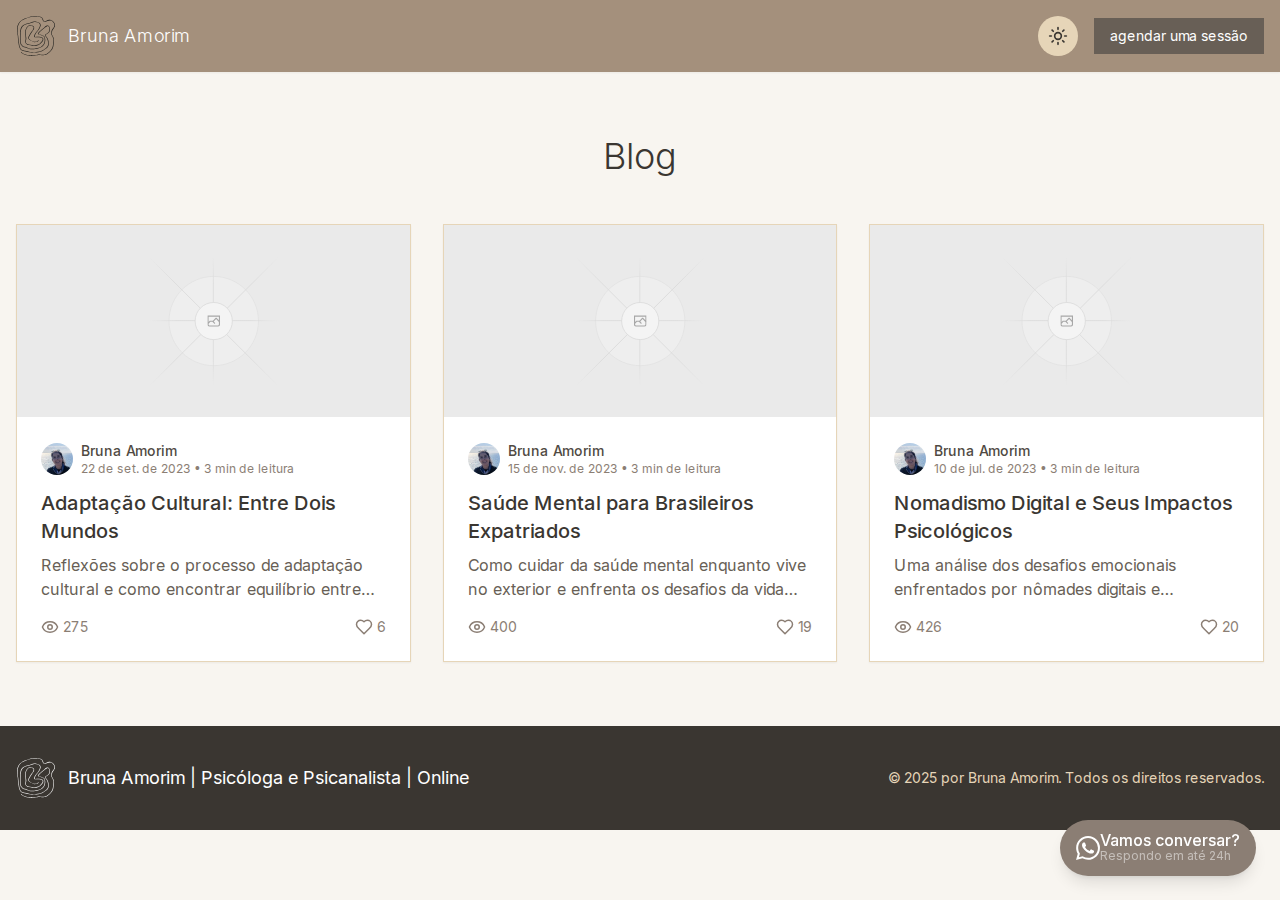
<file: blog.html>
<!DOCTYPE html><html lang="pt-BR" class="scroll-smooth"><head><meta charSet="utf-8"/><meta name="viewport" content="width=device-width, initial-scale=1"/><link rel="preload" href="/_next/static/media/e4af272ccee01ff0-s.p.woff2" as="font" crossorigin="" type="font/woff2"/><link rel="stylesheet" href="/_next/static/css/931b179cff3131dc.css" data-precedence="next"/><link rel="stylesheet" href="/_next/static/css/1f9e5272c1d85249.css" data-precedence="next"/><link rel="preload" as="script" fetchPriority="low" href="/_next/static/chunks/webpack-61794e3cbe816608.js"/><script src="/_next/static/chunks/4bd1b696-1835fb687222124d.js" async=""></script><script src="/_next/static/chunks/684-570d8851980c3c39.js" async=""></script><script src="/_next/static/chunks/main-app-ee4a753d10ecb245.js" async=""></script><script src="/_next/static/chunks/57-d43dc116d8b746a9.js" async=""></script><script src="/_next/static/chunks/app/layout-d86cf4c7e9bf40a0.js" async=""></script><script async="" src="https://www.googletagmanager.com/gtag/js?id=G-MCVKYS49PM"></script><script src="/_next/static/chunks/820-f99e89aff7ad8578.js" async=""></script><script src="/_next/static/chunks/app/blog/page-667968e7d606dbfb.js" async=""></script><meta name="next-size-adjust" content=""/><title>Bruna Amorim | Psicóloga e Psicanalista</title><meta name="description" content="Atendimento psicanalítico online para brasileiros no exterior. Especializada em auxiliar expatriados e nômades digitais."/><meta name="generator" content="v0.dev"/><script src="/_next/static/chunks/polyfills-42372ed130431b0a.js" noModule=""></script></head><body class="__className_e8ce0c overflow-x-hidden"><script>((e,t,r,n,a,o,i,u)=>{let l=document.documentElement,s=["light","dark"];function c(t){var r;(Array.isArray(e)?e:[e]).forEach(e=>{let r="class"===e,n=r&&o?a.map(e=>o[e]||e):a;r?(l.classList.remove(...n),l.classList.add(o&&o[t]?o[t]:t)):l.setAttribute(e,t)}),r=t,u&&s.includes(r)&&(l.style.colorScheme=r)}if(n)c(n);else try{let e=localStorage.getItem(t)||r,n=i&&"system"===e?window.matchMedia("(prefers-color-scheme: dark)").matches?"dark":"light":e;c(n)}catch(e){}})("class","theme","system",null,["light","dark"],null,true,true)</script><main class="min-h-screen bg-brand-50 dark:bg-brand-800"><header class="py-4 bg-brand-300 dark:bg-brand-600 shadow-sm"><div class="container mx-auto px-4"><div class="flex justify-between items-center"><a class="flex items-center" href="/"><div class="w-10 h-10 mr-3"><img alt="Bruna Amorim Logo" loading="lazy" width="40" height="40" decoding="async" data-nimg="1" class="w-full h-full dark:invert" style="color:transparent" src="/images/logo.svg"/></div><span class="text-lg font-light text-white whitespace-nowrap">Bruna Amorim</span></a><div class="flex items-center gap-4"><button class="w-10 h-10 flex items-center justify-center rounded-full bg-brand-100 dark:bg-brand-700 text-brand-700 dark:text-brand-100 transition-colors" aria-label="Toggle theme"><svg xmlns="http://www.w3.org/2000/svg" width="24" height="24" viewBox="0 0 24 24" fill="none" stroke="currentColor" stroke-width="2" stroke-linecap="round" stroke-linejoin="round" class="lucide lucide-sun h-5 w-5 rotate-0 scale-100 transition-all dark:rotate-90 dark:scale-0"><circle cx="12" cy="12" r="4"></circle><path d="M12 2v2"></path><path d="M12 20v2"></path><path d="m4.93 4.93 1.41 1.41"></path><path d="m17.66 17.66 1.41 1.41"></path><path d="M2 12h2"></path><path d="M20 12h2"></path><path d="m6.34 17.66-1.41 1.41"></path><path d="m19.07 4.93-1.41 1.41"></path></svg><svg xmlns="http://www.w3.org/2000/svg" width="24" height="24" viewBox="0 0 24 24" fill="none" stroke="currentColor" stroke-width="2" stroke-linecap="round" stroke-linejoin="round" class="lucide lucide-moon absolute h-5 w-5 rotate-90 scale-0 transition-all dark:rotate-0 dark:scale-100"><path d="M12 3a6 6 0 0 0 9 9 9 9 0 1 1-9-9Z"></path></svg><span class="sr-only">Toggle theme</span></button><a class="bg-brand-500 hover:bg-brand-600 text-white px-4 py-2 rounded-md text-sm transition-all duration-300 whitespace-nowrap" href="/#contato">agendar uma sessão</a></div></div></div></header><section class="py-16"><div class="container mx-auto px-4"><h1 class="text-4xl font-light text-brand-700 dark:text-brand-100 mb-12 text-center whitespace-nowrap">Blog</h1><div class="grid grid-cols-1 md:grid-cols-2 lg:grid-cols-3 gap-8"><div class="bg-white dark:bg-brand-800 rounded-lg overflow-hidden shadow-sm transition-all duration-300 hover:shadow-md border border-brand-100 dark:border-brand-600"><a href="/blog/adaptacao-cultural"><div class="relative h-48 w-full"><img alt="Adaptação Cultural: Entre Dois Mundos" loading="lazy" decoding="async" data-nimg="fill" class="object-cover" style="position:absolute;height:100%;width:100%;left:0;top:0;right:0;bottom:0;color:transparent" src="/placeholder.svg?height=600&amp;width=800"/></div></a><div class="p-6"><div class="flex items-center mb-3"><div class="w-8 h-8 rounded-full overflow-hidden mr-2"><img alt="Bruna Amorim" loading="lazy" width="32" height="32" decoding="async" data-nimg="1" class="object-cover" style="color:transparent" src="/images/profile-small.jpg"/></div><div><p class="text-sm font-medium text-brand-600 dark:text-brand-200 whitespace-nowrap">Bruna Amorim</p><p class="text-xs text-brand-400 dark:text-brand-300 whitespace-nowrap">22 de set. de 2023<!-- --> • <!-- -->3<!-- --> min de leitura</p></div></div><a href="/blog/adaptacao-cultural"><h3 class="text-xl font-medium text-brand-700 dark:text-brand-100 mb-2 hover:text-brand-500 dark:hover:text-brand-200 transition-colors">Adaptação Cultural: Entre Dois Mundos</h3></a><p class="text-brand-500 dark:text-brand-300 mb-4 line-clamp-2">Reflexões sobre o processo de adaptação cultural e como encontrar equilíbrio entre preservar raízes e abraçar o novo.</p><div class="flex justify-between items-center"><div class="flex items-center text-brand-400 dark:text-brand-300 whitespace-nowrap"><svg xmlns="http://www.w3.org/2000/svg" width="18" height="18" viewBox="0 0 24 24" fill="none" stroke="currentColor" stroke-width="2" stroke-linecap="round" stroke-linejoin="round" class="lucide lucide-eye mr-1"><path d="M2.062 12.348a1 1 0 0 1 0-.696 10.75 10.75 0 0 1 19.876 0 1 1 0 0 1 0 .696 10.75 10.75 0 0 1-19.876 0"></path><circle cx="12" cy="12" r="3"></circle></svg><span class="text-sm">275</span></div><div class="flex items-center text-brand-400 dark:text-brand-300 whitespace-nowrap"><svg xmlns="http://www.w3.org/2000/svg" width="18" height="18" viewBox="0 0 24 24" fill="none" stroke="currentColor" stroke-width="2" stroke-linecap="round" stroke-linejoin="round" class="lucide lucide-heart mr-1"><path d="M19 14c1.49-1.46 3-3.21 3-5.5A5.5 5.5 0 0 0 16.5 3c-1.76 0-3 .5-4.5 2-1.5-1.5-2.74-2-4.5-2A5.5 5.5 0 0 0 2 8.5c0 2.3 1.5 4.05 3 5.5l7 7Z"></path></svg><span class="text-sm">6</span></div></div></div></div><div class="bg-white dark:bg-brand-800 rounded-lg overflow-hidden shadow-sm transition-all duration-300 hover:shadow-md border border-brand-100 dark:border-brand-600"><a href="/blog/expatriados-e-saude-mental"><div class="relative h-48 w-full"><img alt="Saúde Mental para Brasileiros Expatriados" loading="lazy" decoding="async" data-nimg="fill" class="object-cover" style="position:absolute;height:100%;width:100%;left:0;top:0;right:0;bottom:0;color:transparent" src="/placeholder.svg?height=600&amp;width=800"/></div></a><div class="p-6"><div class="flex items-center mb-3"><div class="w-8 h-8 rounded-full overflow-hidden mr-2"><img alt="Bruna Amorim" loading="lazy" width="32" height="32" decoding="async" data-nimg="1" class="object-cover" style="color:transparent" src="/images/profile-small.jpg"/></div><div><p class="text-sm font-medium text-brand-600 dark:text-brand-200 whitespace-nowrap">Bruna Amorim</p><p class="text-xs text-brand-400 dark:text-brand-300 whitespace-nowrap">15 de nov. de 2023<!-- --> • <!-- -->3<!-- --> min de leitura</p></div></div><a href="/blog/expatriados-e-saude-mental"><h3 class="text-xl font-medium text-brand-700 dark:text-brand-100 mb-2 hover:text-brand-500 dark:hover:text-brand-200 transition-colors">Saúde Mental para Brasileiros Expatriados</h3></a><p class="text-brand-500 dark:text-brand-300 mb-4 line-clamp-2">Como cuidar da saúde mental enquanto vive no exterior e enfrenta os desafios da vida expatriada.</p><div class="flex justify-between items-center"><div class="flex items-center text-brand-400 dark:text-brand-300 whitespace-nowrap"><svg xmlns="http://www.w3.org/2000/svg" width="18" height="18" viewBox="0 0 24 24" fill="none" stroke="currentColor" stroke-width="2" stroke-linecap="round" stroke-linejoin="round" class="lucide lucide-eye mr-1"><path d="M2.062 12.348a1 1 0 0 1 0-.696 10.75 10.75 0 0 1 19.876 0 1 1 0 0 1 0 .696 10.75 10.75 0 0 1-19.876 0"></path><circle cx="12" cy="12" r="3"></circle></svg><span class="text-sm">400</span></div><div class="flex items-center text-brand-400 dark:text-brand-300 whitespace-nowrap"><svg xmlns="http://www.w3.org/2000/svg" width="18" height="18" viewBox="0 0 24 24" fill="none" stroke="currentColor" stroke-width="2" stroke-linecap="round" stroke-linejoin="round" class="lucide lucide-heart mr-1"><path d="M19 14c1.49-1.46 3-3.21 3-5.5A5.5 5.5 0 0 0 16.5 3c-1.76 0-3 .5-4.5 2-1.5-1.5-2.74-2-4.5-2A5.5 5.5 0 0 0 2 8.5c0 2.3 1.5 4.05 3 5.5l7 7Z"></path></svg><span class="text-sm">19</span></div></div></div></div><div class="bg-white dark:bg-brand-800 rounded-lg overflow-hidden shadow-sm transition-all duration-300 hover:shadow-md border border-brand-100 dark:border-brand-600"><a href="/blog/nomadismo-digital"><div class="relative h-48 w-full"><img alt="Nomadismo Digital e Seus Impactos Psicológicos" loading="lazy" decoding="async" data-nimg="fill" class="object-cover" style="position:absolute;height:100%;width:100%;left:0;top:0;right:0;bottom:0;color:transparent" src="/placeholder.svg?height=600&amp;width=800"/></div></a><div class="p-6"><div class="flex items-center mb-3"><div class="w-8 h-8 rounded-full overflow-hidden mr-2"><img alt="Bruna Amorim" loading="lazy" width="32" height="32" decoding="async" data-nimg="1" class="object-cover" style="color:transparent" src="/images/profile-small.jpg"/></div><div><p class="text-sm font-medium text-brand-600 dark:text-brand-200 whitespace-nowrap">Bruna Amorim</p><p class="text-xs text-brand-400 dark:text-brand-300 whitespace-nowrap">10 de jul. de 2023<!-- --> • <!-- -->3<!-- --> min de leitura</p></div></div><a href="/blog/nomadismo-digital"><h3 class="text-xl font-medium text-brand-700 dark:text-brand-100 mb-2 hover:text-brand-500 dark:hover:text-brand-200 transition-colors">Nomadismo Digital e Seus Impactos Psicológicos</h3></a><p class="text-brand-500 dark:text-brand-300 mb-4 line-clamp-2">Uma análise dos desafios emocionais enfrentados por nômades digitais e estratégias para manter o bem-estar psicológico.</p><div class="flex justify-between items-center"><div class="flex items-center text-brand-400 dark:text-brand-300 whitespace-nowrap"><svg xmlns="http://www.w3.org/2000/svg" width="18" height="18" viewBox="0 0 24 24" fill="none" stroke="currentColor" stroke-width="2" stroke-linecap="round" stroke-linejoin="round" class="lucide lucide-eye mr-1"><path d="M2.062 12.348a1 1 0 0 1 0-.696 10.75 10.75 0 0 1 19.876 0 1 1 0 0 1 0 .696 10.75 10.75 0 0 1-19.876 0"></path><circle cx="12" cy="12" r="3"></circle></svg><span class="text-sm">426</span></div><div class="flex items-center text-brand-400 dark:text-brand-300 whitespace-nowrap"><svg xmlns="http://www.w3.org/2000/svg" width="18" height="18" viewBox="0 0 24 24" fill="none" stroke="currentColor" stroke-width="2" stroke-linecap="round" stroke-linejoin="round" class="lucide lucide-heart mr-1"><path d="M19 14c1.49-1.46 3-3.21 3-5.5A5.5 5.5 0 0 0 16.5 3c-1.76 0-3 .5-4.5 2-1.5-1.5-2.74-2-4.5-2A5.5 5.5 0 0 0 2 8.5c0 2.3 1.5 4.05 3 5.5l7 7Z"></path></svg><span class="text-sm">20</span></div></div></div></div></div></div></section><footer class="py-8 bg-brand-700 dark:bg-brand-900 text-white"><div class="container mx-auto px-4"><div class="flex flex-col md:flex-row justify-between items-center"><div class="flex items-center mb-4 md:mb-0"><div class="w-10 h-10 mr-3"><img alt="Bruna Amorim Logo" loading="lazy" width="40" height="40" decoding="async" data-nimg="1" class="w-full h-full" style="color:transparent" src="/images/logo-white.svg"/></div><span class="text-lg whitespace-nowrap">Bruna Amorim | Psicóloga e Psicanalista | Online</span></div><div class="text-sm text-brand-100">© <!-- -->2025<!-- --> por Bruna Amorim. Todos os direitos reservados.</div></div></div></footer></main><div class="fixed bottom-6 right-6 z-50"><div class="group relative"><div class="absolute bottom-full mb-2 opacity-0 group-hover:opacity-100 transition-opacity duration-200 pointer-events-none"><div class="rounded text-xs text-center text-balance text-brand-500 dark:text-brand-300 bg-white dark:bg-brand-800 px-3 py-1 rounded-md shadow-sm"><p class="hidden md:inline ml-1 text-balance ">Descubra se meu atendimento é para você</p></div></div><a target="_blank" rel="noopener noreferrer" class="flex justify-center items-center min-w-14 ml-auto bg-[#8B7E74] hover:bg-[#8H807H] text-white shadow-lg transition-all duration-300 group rounded-full px-4 py-3" href="https://wa.me/5511999999999?text=Olá!%20Gostaria%20de%20saber%20mais%20sobre%20seu%20atendimento%20online."><svg xmlns="http://www.w3.org/2000/svg" width="24" height="24" viewBox="0 0 24 24" fill="currentColor" class="group-hover:animate-pulse"><path d="M17.472 14.382c-.297-.149-1.758-.867-2.03-.967-.273-.099-.471-.148-.67.15-.197.297-.767.966-.94 1.164-.173.199-.347.223-.644.075-.297-.15-1.255-.463-2.39-1.475-.883-.788-1.48-1.761-1.653-2.059-.173-.297-.018-.458.13-.606.134-.133.298-.347.446-.52.149-.174.198-.298.298-.497.099-.198.05-.371-.025-.52-.075-.149-.669-1.612-.916-2.207-.242-.579-.487-.5-.669-.51-.173-.008-.371-.01-.57-.01-.198 0-.52.074-.792.372-.272.297-1.04 1.016-1.04 2.479 0 1.462 1.065 2.875 1.213 3.074.149.198 2.096 3.2 5.077 4.487.709.306 1.262.489 1.694.625.712.227 1.36.195 1.871.118.571-.085 1.758-.719 2.006-1.413.248-.694.248-1.289.173-1.413-.074-.124-.272-.198-.57-.347m-5.421 7.403h-.004a9.87 9.87 0 01-5.031-1.378l-.361-.214-3.741.982.998-3.648-.235-.374a9.86 9.86 0 01-1.51-5.26c.001-5.45 4.436-9.884 9.888-9.884 2.64 0 5.122 1.03 6.988 2.898a9.825 9.825 0 012.893 6.994c-.003 5.45-4.437 9.884-9.885 9.884m8.413-18.297A11.815 11.815 0 0012.05 0C5.495 0 .16 5.335.157 11.892c0 2.096.547 4.142 1.588 5.945L.057 24l6.305-1.654a11.882 11.882 0 005.683 1.448h.005c6.554 0 11.89-5.335 11.893-11.893a11.821 11.821 0 00-3.48-8.413z"></path></svg><div class="leading-none transition-all duration-300 overflow-hidden whitespace-nowrap w-auto opacity-100"><span class="font-medium">Vamos conversar?</span><p class="text-xs opacity-50">Respondo em até 24h</p></div></a></div></div><script src="/_next/static/chunks/webpack-61794e3cbe816608.js" async=""></script><script>(self.__next_f=self.__next_f||[]).push([0])</script><script>self.__next_f.push([1,"1:\"$Sreact.fragment\"\n2:I[9243,[\"57\",\"static/chunks/57-d43dc116d8b746a9.js\",\"177\",\"static/chunks/app/layout-d86cf4c7e9bf40a0.js\"],\"\"]\n3:I[9304,[\"57\",\"static/chunks/57-d43dc116d8b746a9.js\",\"177\",\"static/chunks/app/layout-d86cf4c7e9bf40a0.js\"],\"ThemeProvider\"]\n4:I[7555,[],\"\"]\n5:I[1295,[],\"\"]\n6:I[2782,[\"57\",\"static/chunks/57-d43dc116d8b746a9.js\",\"177\",\"static/chunks/app/layout-d86cf4c7e9bf40a0.js\"],\"default\"]\n8:I[9665,[],\"OutletBoundary\"]\nb:I[9665,[],\"ViewportBoundary\"]\nd:I[9665,[],\"MetadataBoundary\"]\nf:I[6614,[],\"\"]\n:HL[\"/_next/static/media/e4af272ccee01ff0-s.p.woff2\",\"font\",{\"crossOrigin\":\"\",\"type\":\"font/woff2\"}]\n:HL[\"/_next/static/css/931b179cff3131dc.css\",\"style\"]\n:HL[\"/_next/static/css/1f9e5272c1d85249.css\",\"style\"]\n"])</script><script>self.__next_f.push([1,"0:{\"P\":null,\"b\":\"6u9IGcOYKQtKna9CPcHyl\",\"p\":\"\",\"c\":[\"\",\"blog\"],\"i\":false,\"f\":[[[\"\",{\"children\":[\"blog\",{\"children\":[\"__PAGE__\",{}]}]},\"$undefined\",\"$undefined\",true],[\"\",[\"$\",\"$1\",\"c\",{\"children\":[[[\"$\",\"link\",\"0\",{\"rel\":\"stylesheet\",\"href\":\"/_next/static/css/931b179cff3131dc.css\",\"precedence\":\"next\",\"crossOrigin\":\"$undefined\",\"nonce\":\"$undefined\"}],[\"$\",\"link\",\"1\",{\"rel\":\"stylesheet\",\"href\":\"/_next/static/css/1f9e5272c1d85249.css\",\"precedence\":\"next\",\"crossOrigin\":\"$undefined\",\"nonce\":\"$undefined\"}]],[\"$\",\"html\",null,{\"lang\":\"pt-BR\",\"className\":\"scroll-smooth\",\"children\":[[\"$\",\"script\",null,{\"async\":true,\"src\":\"https://www.googletagmanager.com/gtag/js?id=G-MCVKYS49PM\"}],[\"$\",\"body\",null,{\"className\":\"__className_e8ce0c overflow-x-hidden\",\"children\":[[\"$\",\"$L2\",null,{\"src\":\"https://www.googletagmanager.com/gtag/js?id=G-MCVKYS49PM\",\"strategy\":\"afterInteractive\"}],[\"$\",\"$L2\",null,{\"id\":\"google-analytics\",\"strategy\":\"afterInteractive\",\"children\":\"\\n            window.dataLayer = window.dataLayer || [];\\n            function gtag(){dataLayer.push(arguments);}\\n            gtag('js', new Date());\\n            gtag('config', 'G-MCVKYS49PM');\\n          \"}],[\"$\",\"$L3\",null,{\"attribute\":\"class\",\"defaultTheme\":\"system\",\"enableSystem\":true,\"disableTransitionOnChange\":true,\"children\":[[\"$\",\"$L4\",null,{\"parallelRouterKey\":\"children\",\"error\":\"$undefined\",\"errorStyles\":\"$undefined\",\"errorScripts\":\"$undefined\",\"template\":[\"$\",\"$L5\",null,{}],\"templateStyles\":\"$undefined\",\"templateScripts\":\"$undefined\",\"notFound\":[[[\"$\",\"title\",null,{\"children\":\"404: This page could not be found.\"}],[\"$\",\"div\",null,{\"style\":{\"fontFamily\":\"system-ui,\\\"Segoe UI\\\",Roboto,Helvetica,Arial,sans-serif,\\\"Apple Color Emoji\\\",\\\"Segoe UI Emoji\\\"\",\"height\":\"100vh\",\"textAlign\":\"center\",\"display\":\"flex\",\"flexDirection\":\"column\",\"alignItems\":\"center\",\"justifyContent\":\"center\"},\"children\":[\"$\",\"div\",null,{\"children\":[[\"$\",\"style\",null,{\"dangerouslySetInnerHTML\":{\"__html\":\"body{color:#000;background:#fff;margin:0}.next-error-h1{border-right:1px solid rgba(0,0,0,.3)}@media (prefers-color-scheme:dark){body{color:#fff;background:#000}.next-error-h1{border-right:1px solid rgba(255,255,255,.3)}}\"}}],[\"$\",\"h1\",null,{\"className\":\"next-error-h1\",\"style\":{\"display\":\"inline-block\",\"margin\":\"0 20px 0 0\",\"padding\":\"0 23px 0 0\",\"fontSize\":24,\"fontWeight\":500,\"verticalAlign\":\"top\",\"lineHeight\":\"49px\"},\"children\":404}],[\"$\",\"div\",null,{\"style\":{\"display\":\"inline-block\"},\"children\":[\"$\",\"h2\",null,{\"style\":{\"fontSize\":14,\"fontWeight\":400,\"lineHeight\":\"49px\",\"margin\":0},\"children\":\"This page could not be found.\"}]}]]}]}]],[]],\"forbidden\":\"$undefined\",\"unauthorized\":\"$undefined\"}],[\"$\",\"$L6\",null,{}]]}]]}]]}]]}],{\"children\":[\"blog\",[\"$\",\"$1\",\"c\",{\"children\":[null,[\"$\",\"$L4\",null,{\"parallelRouterKey\":\"children\",\"error\":\"$undefined\",\"errorStyles\":\"$undefined\",\"errorScripts\":\"$undefined\",\"template\":[\"$\",\"$L5\",null,{}],\"templateStyles\":\"$undefined\",\"templateScripts\":\"$undefined\",\"notFound\":\"$undefined\",\"forbidden\":\"$undefined\",\"unauthorized\":\"$undefined\"}]]}],{\"children\":[\"__PAGE__\",[\"$\",\"$1\",\"c\",{\"children\":[\"$L7\",\"$undefined\",null,[\"$\",\"$L8\",null,{\"children\":[\"$L9\",\"$La\",null]}]]}],{},null,false]},null,false]},null,false],[\"$\",\"$1\",\"h\",{\"children\":[null,[\"$\",\"$1\",\"RN7OzpyZaTaesXxQLbwMe\",{\"children\":[[\"$\",\"$Lb\",null,{\"children\":\"$Lc\"}],[\"$\",\"meta\",null,{\"name\":\"next-size-adjust\",\"content\":\"\"}]]}],[\"$\",\"$Ld\",null,{\"children\":\"$Le\"}]]}],false]],\"m\":\"$undefined\",\"G\":[\"$f\",\"$undefined\"],\"s\":false,\"S\":true}\n"])</script><script>self.__next_f.push([1,"10:I[6874,[\"57\",\"static/chunks/57-d43dc116d8b746a9.js\",\"820\",\"static/chunks/820-f99e89aff7ad8578.js\",\"831\",\"static/chunks/app/blog/page-667968e7d606dbfb.js\"],\"\"]\n11:I[3063,[\"57\",\"static/chunks/57-d43dc116d8b746a9.js\",\"820\",\"static/chunks/820-f99e89aff7ad8578.js\",\"831\",\"static/chunks/app/blog/page-667968e7d606dbfb.js\"],\"Image\"]\n12:I[7971,[\"57\",\"static/chunks/57-d43dc116d8b746a9.js\",\"820\",\"static/chunks/820-f99e89aff7ad8578.js\",\"831\",\"static/chunks/app/blog/page-667968e7d606dbfb.js\"],\"ThemeToggle\"]\n"])</script><script>self.__next_f.push([1,"7:[\"$\",\"main\",null,{\"className\":\"min-h-screen bg-brand-50 dark:bg-brand-800\",\"children\":[[\"$\",\"header\",null,{\"className\":\"py-4 bg-brand-300 dark:bg-brand-600 shadow-sm\",\"children\":[\"$\",\"div\",null,{\"className\":\"container mx-auto px-4\",\"children\":[\"$\",\"div\",null,{\"className\":\"flex justify-between items-center\",\"children\":[[\"$\",\"$L10\",null,{\"href\":\"/\",\"className\":\"flex items-center\",\"children\":[[\"$\",\"div\",null,{\"className\":\"w-10 h-10 mr-3\",\"children\":[\"$\",\"$L11\",null,{\"src\":\"/images/logo.svg\",\"alt\":\"Bruna Amorim Logo\",\"width\":40,\"height\":40,\"className\":\"w-full h-full dark:invert\"}]}],[\"$\",\"span\",null,{\"className\":\"text-lg font-light text-white whitespace-nowrap\",\"children\":\"Bruna Amorim\"}]]}],[\"$\",\"div\",null,{\"className\":\"flex items-center gap-4\",\"children\":[[\"$\",\"$L12\",null,{}],[\"$\",\"$L10\",null,{\"href\":\"/#contato\",\"className\":\"bg-brand-500 hover:bg-brand-600 text-white px-4 py-2 rounded-md text-sm transition-all duration-300 whitespace-nowrap\",\"children\":\"agendar uma sessão\"}]]}]]}]}]}],[\"$\",\"section\",null,{\"className\":\"py-16\",\"children\":[\"$\",\"div\",null,{\"className\":\"container mx-auto px-4\",\"children\":[[\"$\",\"h1\",null,{\"className\":\"text-4xl font-light text-brand-700 dark:text-brand-100 mb-12 text-center whitespace-nowrap\",\"children\":\"Blog\"}],[\"$\",\"div\",null,{\"className\":\"grid grid-cols-1 md:grid-cols-2 lg:grid-cols-3 gap-8\",\"children\":[[\"$\",\"div\",\"adaptacao-cultural\",{\"className\":\"bg-white dark:bg-brand-800 rounded-lg overflow-hidden shadow-sm transition-all duration-300 hover:shadow-md border border-brand-100 dark:border-brand-600\",\"children\":[[\"$\",\"$L10\",null,{\"href\":\"/blog/adaptacao-cultural\",\"children\":[\"$\",\"div\",null,{\"className\":\"relative h-48 w-full\",\"children\":[\"$\",\"$L11\",null,{\"src\":\"/placeholder.svg?height=600\u0026width=800\",\"alt\":\"Adaptação Cultural: Entre Dois Mundos\",\"fill\":true,\"className\":\"object-cover\"}]}]}],[\"$\",\"div\",null,{\"className\":\"p-6\",\"children\":[[\"$\",\"div\",null,{\"className\":\"flex items-center mb-3\",\"children\":[[\"$\",\"div\",null,{\"className\":\"w-8 h-8 rounded-full overflow-hidden mr-2\",\"children\":[\"$\",\"$L11\",null,{\"src\":\"/images/profile-small.jpg\",\"alt\":\"Bruna Amorim\",\"width\":32,\"height\":32,\"className\":\"object-cover\"}]}],[\"$\",\"div\",null,{\"children\":[[\"$\",\"p\",null,{\"className\":\"text-sm font-medium text-brand-600 dark:text-brand-200 whitespace-nowrap\",\"children\":\"Bruna Amorim\"}],[\"$\",\"p\",null,{\"className\":\"text-xs text-brand-400 dark:text-brand-300 whitespace-nowrap\",\"children\":[\"22 de set. de 2023\",\" • \",\"3\",\" min de leitura\"]}]]}]]}],[\"$\",\"$L10\",null,{\"href\":\"/blog/adaptacao-cultural\",\"children\":[\"$\",\"h3\",null,{\"className\":\"text-xl font-medium text-brand-700 dark:text-brand-100 mb-2 hover:text-brand-500 dark:hover:text-brand-200 transition-colors\",\"children\":\"Adaptação Cultural: Entre Dois Mundos\"}]}],[\"$\",\"p\",null,{\"className\":\"text-brand-500 dark:text-brand-300 mb-4 line-clamp-2\",\"children\":\"Reflexões sobre o processo de adaptação cultural e como encontrar equilíbrio entre preservar raízes e abraçar o novo.\"}],[\"$\",\"div\",null,{\"className\":\"flex justify-between items-center\",\"children\":[[\"$\",\"div\",null,{\"className\":\"flex items-center text-brand-400 dark:text-brand-300 whitespace-nowrap\",\"children\":[[\"$\",\"svg\",null,{\"ref\":\"$undefined\",\"xmlns\":\"http://www.w3.org/2000/svg\",\"width\":18,\"height\":18,\"viewBox\":\"0 0 24 24\",\"fill\":\"none\",\"stroke\":\"currentColor\",\"strokeWidth\":2,\"strokeLinecap\":\"round\",\"strokeLinejoin\":\"round\",\"className\":\"lucide lucide-eye mr-1\",\"children\":[[\"$\",\"path\",\"1nclc0\",{\"d\":\"M2.062 12.348a1 1 0 0 1 0-.696 10.75 10.75 0 0 1 19.876 0 1 1 0 0 1 0 .696 10.75 10.75 0 0 1-19.876 0\"}],[\"$\",\"circle\",\"1v7zrd\",{\"cx\":\"12\",\"cy\":\"12\",\"r\":\"3\"}],\"$undefined\"]}],[\"$\",\"span\",null,{\"className\":\"text-sm\",\"children\":275}]]}],[\"$\",\"div\",null,{\"className\":\"flex items-center text-brand-400 dark:text-brand-300 whitespace-nowrap\",\"children\":[[\"$\",\"svg\",null,{\"ref\":\"$undefined\",\"xmlns\":\"http://www.w3.org/2000/svg\",\"width\":18,\"height\":18,\"viewBox\":\"0 0 24 24\",\"fill\":\"none\",\"stroke\":\"currentColor\",\"strokeWidth\":2,\"strokeLinecap\":\"round\",\"strokeLinejoin\":\"round\",\"className\":\"lucide lucide-heart mr-1\",\"children\":[[\"$\",\"path\",\"c3ymky\",{\"d\":\"M19 14c1.49-1.46 3-3.21 3-5.5A5.5 5.5 0 0 0 16.5 3c-1.76 0-3 .5-4.5 2-1.5-1.5-2.74-2-4.5-2A5.5 5.5 0 0 0 2 8.5c0 2.3 1.5 4.05 3 5.5l7 7Z\"}],\"$undefined\"]}],[\"$\",\"span\",null,{\"className\":\"text-sm\",\"children\":6}]]}]]}]]}]]}],[\"$\",\"div\",\"expatriados-e-saude-mental\",{\"className\":\"bg-white dark:bg-brand-800 rounded-lg overflow-hidden shadow-sm transition-all duration-300 hover:shadow-md border border-brand-100 dark:border-brand-600\",\"children\":[[\"$\",\"$L10\",null,{\"href\":\"/blog/expatriados-e-saude-mental\",\"children\":[\"$\",\"div\",null,{\"className\":\"relative h-48 w-full\",\"children\":[\"$\",\"$L11\",null,{\"src\":\"/placeholder.svg?height=600\u0026width=800\",\"alt\":\"Saúde Mental para Brasileiros Expatriados\",\"fill\":true,\"className\":\"object-cover\"}]}]}],[\"$\",\"div\",null,{\"className\":\"p-6\",\"children\":[[\"$\",\"div\",null,{\"className\":\"flex items-center mb-3\",\"children\":[[\"$\",\"div\",null,{\"className\":\"w-8 h-8 rounded-full overflow-hidden mr-2\",\"children\":[\"$\",\"$L11\",null,{\"src\":\"/images/profile-small.jpg\",\"alt\":\"Bruna Amorim\",\"width\":32,\"height\":32,\"className\":\"object-cover\"}]}],[\"$\",\"div\",null,{\"children\":[[\"$\",\"p\",null,{\"className\":\"text-sm font-medium text-brand-600 dark:text-brand-200 whitespace-nowrap\",\"children\":\"Bruna Amorim\"}],[\"$\",\"p\",null,{\"className\":\"text-xs text-brand-400 dark:text-brand-300 whitespace-nowrap\",\"children\":[\"15 de nov. de 2023\",\" • \",\"3\",\" min de leitura\"]}]]}]]}],[\"$\",\"$L10\",null,{\"href\":\"/blog/expatriados-e-saude-mental\",\"children\":[\"$\",\"h3\",null,{\"className\":\"text-xl font-medium text-brand-700 dark:text-brand-100 mb-2 hover:text-brand-500 dark:hover:text-brand-200 transition-colors\",\"children\":\"Saúde Mental para Brasileiros Expatriados\"}]}],[\"$\",\"p\",null,{\"className\":\"text-brand-500 dark:text-brand-300 mb-4 line-clamp-2\",\"children\":\"Como cuidar da saúde mental enquanto vive no exterior e enfrenta os desafios da vida expatriada.\"}],[\"$\",\"div\",null,{\"className\":\"flex justify-between items-center\",\"children\":[[\"$\",\"div\",null,{\"className\":\"flex items-center text-brand-400 dark:text-brand-300 whitespace-nowrap\",\"children\":[[\"$\",\"svg\",null,{\"ref\":\"$undefined\",\"xmlns\":\"http://www.w3.org/2000/svg\",\"width\":18,\"height\":18,\"viewBox\":\"0 0 24 24\",\"fill\":\"none\",\"stroke\":\"currentColor\",\"strokeWidth\":2,\"strokeLinecap\":\"round\",\"strokeLinejoin\":\"round\",\"className\":\"lucide lucide-eye mr-1\",\"children\":[[\"$\",\"path\",\"1nclc0\",{\"d\":\"M2.062 12.348a1 1 0 0 1 0-.696 10.75 10.75 0 0 1 19.876 0 1 1 0 0 1 0 .696 10.75 10.75 0 0 1-19.876 0\"}],[\"$\",\"circle\",\"1v7zrd\",{\"cx\":\"12\",\"cy\":\"12\",\"r\":\"3\"}],\"$undefined\"]}],[\"$\",\"span\",null,{\"className\":\"text-sm\",\"children\":400}]]}],[\"$\",\"div\",null,{\"className\":\"flex items-center text-brand-400 dark:text-brand-300 whitespace-nowrap\",\"children\":[[\"$\",\"svg\",null,{\"ref\":\"$undefined\",\"xmlns\":\"http://www.w3.org/2000/svg\",\"width\":18,\"height\":18,\"viewBox\":\"0 0 24 24\",\"fill\":\"none\",\"stroke\":\"currentColor\",\"strokeWidth\":2,\"strokeLinecap\":\"round\",\"strokeLinejoin\":\"round\",\"className\":\"lucide lucide-heart mr-1\",\"children\":[[\"$\",\"path\",\"c3ymky\",{\"d\":\"M19 14c1.49-1.46 3-3.21 3-5.5A5.5 5.5 0 0 0 16.5 3c-1.76 0-3 .5-4.5 2-1.5-1.5-2.74-2-4.5-2A5.5 5.5 0 0 0 2 8.5c0 2.3 1.5 4.05 3 5.5l7 7Z\"}],\"$undefined\"]}],[\"$\",\"span\",null,{\"className\":\"text-sm\",\"children\":19}]]}]]}]]}]]}],[\"$\",\"div\",\"nomadismo-digital\",{\"className\":\"bg-white dark:bg-brand-800 rounded-lg overflow-hidden shadow-sm transition-all duration-300 hover:shadow-md border border-brand-100 dark:border-brand-600\",\"children\":[[\"$\",\"$L10\",null,{\"href\":\"/blog/nomadismo-digital\",\"children\":[\"$\",\"div\",null,{\"className\":\"relative h-48 w-full\",\"children\":[\"$\",\"$L11\",null,{\"src\":\"/placeholder.svg?height=600\u0026width=800\",\"alt\":\"Nomadismo Digital e Seus Impactos Psicológicos\",\"fill\":true,\"className\":\"object-cover\"}]}]}],[\"$\",\"div\",null,{\"className\":\"p-6\",\"children\":[[\"$\",\"div\",null,{\"className\":\"flex items-center mb-3\",\"children\":[[\"$\",\"div\",null,{\"className\":\"w-8 h-8 rounded-full overflow-hidden mr-2\",\"children\":[\"$\",\"$L11\",null,{\"src\":\"/images/profile-small.jpg\",\"alt\":\"Bruna Amorim\",\"width\":32,\"height\":32,\"className\":\"object-cover\"}]}],[\"$\",\"div\",null,{\"children\":[[\"$\",\"p\",null,{\"className\":\"text-sm font-medium text-brand-600 dark:text-brand-200 whitespace-nowrap\",\"children\":\"Bruna Amorim\"}],[\"$\",\"p\",null,{\"className\":\"text-xs text-brand-400 dark:text-brand-300 whitespace-nowrap\",\"children\":[\"10 de jul. de 2023\",\" • \",\"3\",\" min de leitura\"]}]]}]]}],[\"$\",\"$L10\",null,{\"href\":\"/blog/nomadismo-digital\",\"children\":[\"$\",\"h3\",null,{\"className\":\"text-xl font-medium text-brand-700 dark:text-brand-100 mb-2 hover:text-brand-500 dark:hover:text-brand-200 transition-colors\",\"children\":\"Nomadismo Digital e Seus Impactos Psicológicos\"}]}],[\"$\",\"p\",null,{\"className\":\"text-brand-500 dark:text-brand-300 mb-4 line-clamp-2\",\"children\":\"Uma análise dos desafios emocionais enfrentados por nômades digitais e estratégias para manter o bem-estar psicológico.\"}],[\"$\",\"div\",null,{\"className\":\"flex justify-between items-center\",\"children\":[[\"$\",\"div\",null,{\"className\":\"flex items-center text-brand-400 dark:text-brand-300 whitespace-nowrap\",\"children\":[[\"$\",\"svg\",null,{\"ref\":\"$undefined\",\"xmlns\":\"http://www.w3.org/2000/svg\",\"width\":18,\"height\":18,\"viewBox\":\"0 0 24 24\",\"fill\":\"none\",\"stroke\":\"currentColor\",\"strokeWidth\":2,\"strokeLinecap\":\"round\",\"strokeLinejoin\":\"round\",\"className\":\"lucide lucide-eye mr-1\",\"children\":[[\"$\",\"path\",\"1nclc0\",{\"d\":\"M2.062 12.348a1 1 0 0 1 0-.696 10.75 10.75 0 0 1 19.876 0 1 1 0 0 1 0 .696 10.75 10.75 0 0 1-19.876 0\"}],[\"$\",\"circle\",\"1v7zrd\",{\"cx\":\"12\",\"cy\":\"12\",\"r\":\"3\"}],\"$undefined\"]}],[\"$\",\"span\",null,{\"className\":\"text-sm\",\"children\":426}]]}],[\"$\",\"div\",null,{\"className\":\"flex items-center text-brand-400 dark:text-brand-300 whitespace-nowrap\",\"children\":[[\"$\",\"svg\",null,{\"ref\":\"$undefined\",\"xmlns\":\"http://www.w3.org/2000/svg\",\"width\":18,\"height\":18,\"viewBox\":\"0 0 24 24\",\"fill\":\"none\",\"stroke\":\"currentColor\",\"strokeWidth\":2,\"strokeLinecap\":\"round\",\"strokeLinejoin\":\"round\",\"className\":\"lucide lucide-heart mr-1\",\"children\":[[\"$\",\"path\",\"c3ymky\",{\"d\":\"M19 14c1.49-1.46 3-3.21 3-5.5A5.5 5.5 0 0 0 16.5 3c-1.76 0-3 .5-4.5 2-1.5-1.5-2.74-2-4.5-2A5.5 5.5 0 0 0 2 8.5c0 2.3 1.5 4.05 3 5.5l7 7Z\"}],\"$undefined\"]}],[\"$\",\"span\",null,{\"className\":\"text-sm\",\"children\":20}]]}]]}]]}]]}]]}]]}]}],[\"$\",\"footer\",null,{\"className\":\"py-8 bg-brand-700 dark:bg-brand-900 text-white\",\"children\":[\"$\",\"div\",null,{\"className\":\"container mx-auto px-4\",\"children\":[\"$\",\"div\",null,{\"className\":\"flex flex-col md:flex-row justify-between items-center\",\"children\":[[\"$\",\"div\",null,{\"className\":\"flex items-center mb-4 md:mb-0\",\"children\":[[\"$\",\"div\",null,{\"className\":\"w-10 h-10 mr-3\",\"children\":[\"$\",\"$L11\",null,{\"src\":\"/images/logo-white.svg\",\"alt\":\"Bruna Amorim Logo\",\"width\":40,\"height\":40,\"className\":\"w-full h-full\"}]}],[\"$\",\"span\",null,{\"className\":\"text-lg whitespace-nowrap\",\"children\":\"Bruna Amorim | Psicóloga e Psicanalista | Online\"}]]}],[\"$\",\"div\",null,{\"className\":\"text-sm text-brand-100\",\"children\":[\"© \",2025,\" por Bruna Amorim. Todos os direitos reservados.\"]}]]}]}]}]]}]\n"])</script><script>self.__next_f.push([1,"c:[[\"$\",\"meta\",\"0\",{\"charSet\":\"utf-8\"}],[\"$\",\"meta\",\"1\",{\"name\":\"viewport\",\"content\":\"width=device-width, initial-scale=1\"}]]\n9:null\n"])</script><script>self.__next_f.push([1,"a:null\ne:[[\"$\",\"title\",\"0\",{\"children\":\"Bruna Amorim | Psicóloga e Psicanalista\"}],[\"$\",\"meta\",\"1\",{\"name\":\"description\",\"content\":\"Atendimento psicanalítico online para brasileiros no exterior. Especializada em auxiliar expatriados e nômades digitais.\"}],[\"$\",\"meta\",\"2\",{\"name\":\"generator\",\"content\":\"v0.dev\"}]]\n"])</script></body></html>
</file>
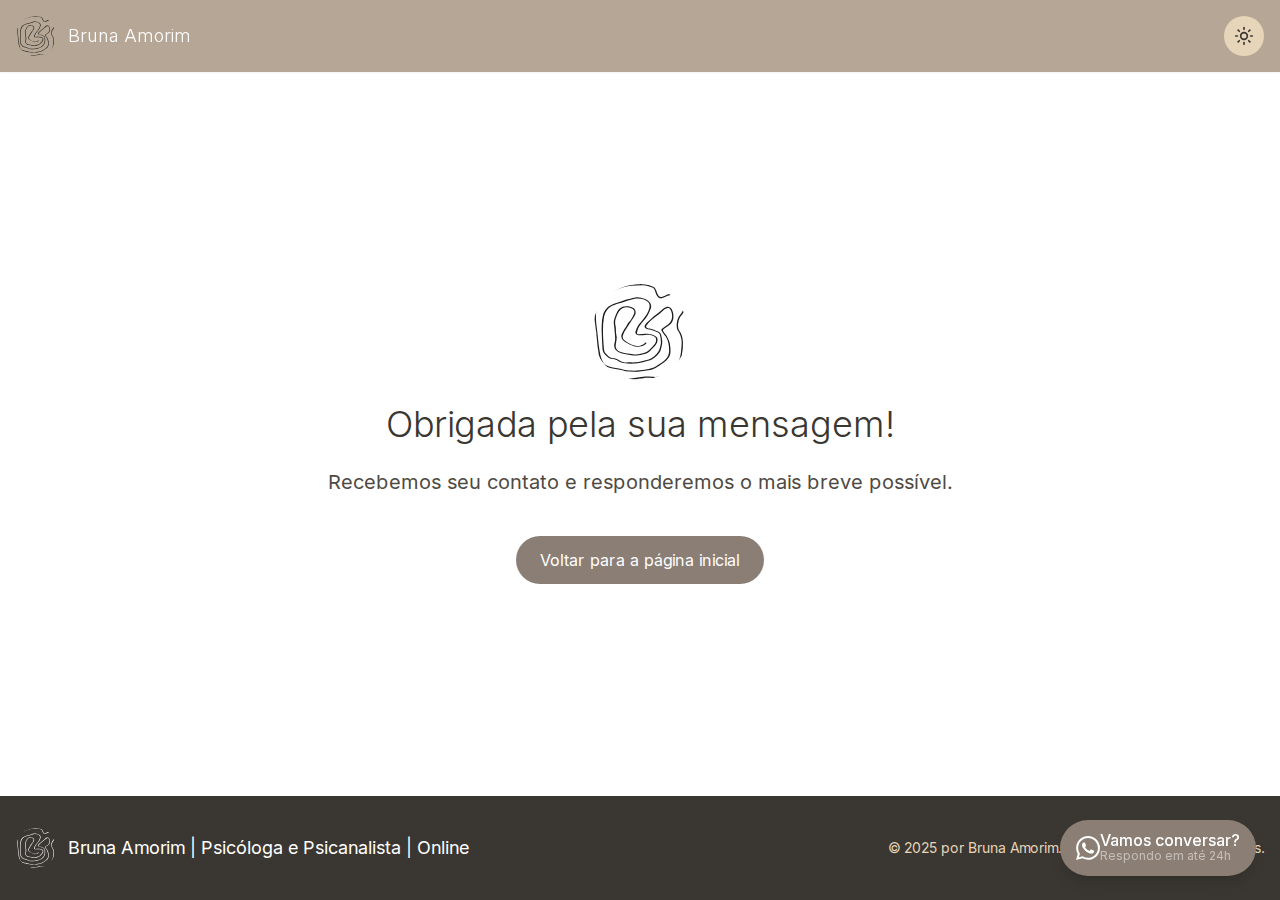
<file: obrigado.html>
<!DOCTYPE html><html lang="pt-BR" class="scroll-smooth"><head><meta charSet="utf-8"/><meta name="viewport" content="width=device-width, initial-scale=1"/><link rel="preload" href="/_next/static/media/e4af272ccee01ff0-s.p.woff2" as="font" crossorigin="" type="font/woff2"/><link rel="stylesheet" href="/_next/static/css/931b179cff3131dc.css" data-precedence="next"/><link rel="stylesheet" href="/_next/static/css/1f9e5272c1d85249.css" data-precedence="next"/><link rel="preload" as="script" fetchPriority="low" href="/_next/static/chunks/webpack-61794e3cbe816608.js"/><script src="/_next/static/chunks/4bd1b696-1835fb687222124d.js" async=""></script><script src="/_next/static/chunks/684-570d8851980c3c39.js" async=""></script><script src="/_next/static/chunks/main-app-ee4a753d10ecb245.js" async=""></script><script src="/_next/static/chunks/57-d43dc116d8b746a9.js" async=""></script><script src="/_next/static/chunks/app/layout-d86cf4c7e9bf40a0.js" async=""></script><script src="/_next/static/chunks/820-f99e89aff7ad8578.js" async=""></script><script src="/_next/static/chunks/app/obrigado/page-c9d930e41d4d0862.js" async=""></script><script async="" src="https://www.googletagmanager.com/gtag/js?id=G-MCVKYS49PM"></script><meta name="next-size-adjust" content=""/><title>Bruna Amorim | Psicóloga e Psicanalista</title><meta name="description" content="Atendimento psicanalítico online para brasileiros no exterior. Especializada em auxiliar expatriados e nômades digitais."/><meta name="generator" content="v0.dev"/><script src="/_next/static/chunks/polyfills-42372ed130431b0a.js" noModule=""></script></head><body class="__className_e8ce0c overflow-x-hidden"><script>((e,t,r,n,a,o,i,u)=>{let l=document.documentElement,s=["light","dark"];function c(t){var r;(Array.isArray(e)?e:[e]).forEach(e=>{let r="class"===e,n=r&&o?a.map(e=>o[e]||e):a;r?(l.classList.remove(...n),l.classList.add(o&&o[t]?o[t]:t)):l.setAttribute(e,t)}),r=t,u&&s.includes(r)&&(l.style.colorScheme=r)}if(n)c(n);else try{let e=localStorage.getItem(t)||r,n=i&&"system"===e?window.matchMedia("(prefers-color-scheme: dark)").matches?"dark":"light":e;c(n)}catch(e){}})("class","theme","system",null,["light","dark"],null,true,true)</script><main class="min-h-screen flex flex-col dark:bg-brand-800"><header class="py-4 bg-brand-300/80 dark:bg-brand-600/80 backdrop-blur-md sticky top-0 z-50 shadow-sm"><div class="container mx-auto px-4"><div class="flex justify-between items-center"><a class="flex items-center hover:scale-105 transition-transform duration-300" href="/"><div class="w-10 h-10 mr-3"><img alt="Bruna Amorim Logo" loading="lazy" width="40" height="40" decoding="async" data-nimg="1" class="w-full h-full dark:invert rounded-full" style="color:transparent" src="/images/logo.svg"/></div><span class="text-lg font-light text-white whitespace-nowrap">Bruna Amorim</span></a><div class="flex items-center gap-4"><button class="w-10 h-10 flex items-center justify-center rounded-full bg-brand-100 dark:bg-brand-700 text-brand-700 dark:text-brand-100 transition-colors" aria-label="Toggle theme"><svg xmlns="http://www.w3.org/2000/svg" width="24" height="24" viewBox="0 0 24 24" fill="none" stroke="currentColor" stroke-width="2" stroke-linecap="round" stroke-linejoin="round" class="lucide lucide-sun h-5 w-5 rotate-0 scale-100 transition-all dark:rotate-90 dark:scale-0"><circle cx="12" cy="12" r="4"></circle><path d="M12 2v2"></path><path d="M12 20v2"></path><path d="m4.93 4.93 1.41 1.41"></path><path d="m17.66 17.66 1.41 1.41"></path><path d="M2 12h2"></path><path d="M20 12h2"></path><path d="m6.34 17.66-1.41 1.41"></path><path d="m19.07 4.93-1.41 1.41"></path></svg><svg xmlns="http://www.w3.org/2000/svg" width="24" height="24" viewBox="0 0 24 24" fill="none" stroke="currentColor" stroke-width="2" stroke-linecap="round" stroke-linejoin="round" class="lucide lucide-moon absolute h-5 w-5 rotate-90 scale-0 transition-all dark:rotate-0 dark:scale-100"><path d="M12 3a6 6 0 0 0 9 9 9 9 0 1 1-9-9Z"></path></svg><span class="sr-only">Toggle theme</span></button></div></div></div></header><div class="flex-1 flex items-center justify-center"><div class="container mx-auto px-4 py-20"><div class="max-w-2xl mx-auto text-center"><div class="w-24 h-24 mx-auto mb-6 animate-pulse"><img alt="Bruna Amorim Logo" loading="lazy" width="96" height="96" decoding="async" data-nimg="1" class="w-full h-full dark:invert rounded-full" style="color:transparent" src="/images/logo.svg"/></div><h1 class="text-3xl md:text-4xl font-light text-brand-700 dark:text-brand-100 mb-6">Obrigada pela sua mensagem!</h1><p class="text-xl text-brand-600 dark:text-brand-200 mb-10">Recebemos seu contato e responderemos o mais breve possível.</p><div class="animate-bounce"><a class="inline-flex items-center gap-2 bg-brand-400 hover:bg-brand-500 text-white px-6 py-3 rounded-full transition-all duration-300 hover:shadow-lg hover:-translate-y-1 whitespace-nowrap" href="/">Voltar para a página inicial</a></div></div></div></div><footer class="py-8 bg-brand-700 text-white dark:bg-brand-900"><div class="container mx-auto px-4"><div class="flex flex-col md:flex-row justify-between items-center"><div class="flex items-center mb-4 md:mb-0 hover:scale-105 transition-transform duration-300"><div class="w-10 h-10 mr-3"><img alt="Bruna Amorim Logo" loading="lazy" width="40" height="40" decoding="async" data-nimg="1" class="w-full h-full rounded-full" style="color:transparent" src="/images/logo-white.svg"/></div><span class="text-lg whitespace-nowrap">Bruna Amorim | Psicóloga e Psicanalista | Online</span></div><div class="text-sm text-brand-100">© <!-- -->2025<!-- --> por Bruna Amorim. Todos os direitos reservados.</div></div></div></footer></main><div class="fixed bottom-6 right-6 z-50"><div class="group relative"><div class="absolute bottom-full mb-2 opacity-0 group-hover:opacity-100 transition-opacity duration-200 pointer-events-none"><div class="rounded text-xs text-center text-balance text-brand-500 dark:text-brand-300 bg-white dark:bg-brand-800 px-3 py-1 rounded-md shadow-sm"><p class="hidden md:inline ml-1 text-balance ">Descubra se meu atendimento é para você</p></div></div><a target="_blank" rel="noopener noreferrer" class="flex justify-center items-center min-w-14 ml-auto bg-[#8B7E74] hover:bg-[#8H807H] text-white shadow-lg transition-all duration-300 group rounded-full px-4 py-3" href="https://wa.me/5511999999999?text=Olá!%20Gostaria%20de%20saber%20mais%20sobre%20seu%20atendimento%20online."><svg xmlns="http://www.w3.org/2000/svg" width="24" height="24" viewBox="0 0 24 24" fill="currentColor" class="group-hover:animate-pulse"><path d="M17.472 14.382c-.297-.149-1.758-.867-2.03-.967-.273-.099-.471-.148-.67.15-.197.297-.767.966-.94 1.164-.173.199-.347.223-.644.075-.297-.15-1.255-.463-2.39-1.475-.883-.788-1.48-1.761-1.653-2.059-.173-.297-.018-.458.13-.606.134-.133.298-.347.446-.52.149-.174.198-.298.298-.497.099-.198.05-.371-.025-.52-.075-.149-.669-1.612-.916-2.207-.242-.579-.487-.5-.669-.51-.173-.008-.371-.01-.57-.01-.198 0-.52.074-.792.372-.272.297-1.04 1.016-1.04 2.479 0 1.462 1.065 2.875 1.213 3.074.149.198 2.096 3.2 5.077 4.487.709.306 1.262.489 1.694.625.712.227 1.36.195 1.871.118.571-.085 1.758-.719 2.006-1.413.248-.694.248-1.289.173-1.413-.074-.124-.272-.198-.57-.347m-5.421 7.403h-.004a9.87 9.87 0 01-5.031-1.378l-.361-.214-3.741.982.998-3.648-.235-.374a9.86 9.86 0 01-1.51-5.26c.001-5.45 4.436-9.884 9.888-9.884 2.64 0 5.122 1.03 6.988 2.898a9.825 9.825 0 012.893 6.994c-.003 5.45-4.437 9.884-9.885 9.884m8.413-18.297A11.815 11.815 0 0012.05 0C5.495 0 .16 5.335.157 11.892c0 2.096.547 4.142 1.588 5.945L.057 24l6.305-1.654a11.882 11.882 0 005.683 1.448h.005c6.554 0 11.89-5.335 11.893-11.893a11.821 11.821 0 00-3.48-8.413z"></path></svg><div class="leading-none transition-all duration-300 overflow-hidden whitespace-nowrap w-auto opacity-100"><span class="font-medium">Vamos conversar?</span><p class="text-xs opacity-50">Respondo em até 24h</p></div></a></div></div><script src="/_next/static/chunks/webpack-61794e3cbe816608.js" async=""></script><script>(self.__next_f=self.__next_f||[]).push([0])</script><script>self.__next_f.push([1,"1:\"$Sreact.fragment\"\n2:I[9243,[\"57\",\"static/chunks/57-d43dc116d8b746a9.js\",\"177\",\"static/chunks/app/layout-d86cf4c7e9bf40a0.js\"],\"\"]\n3:I[9304,[\"57\",\"static/chunks/57-d43dc116d8b746a9.js\",\"177\",\"static/chunks/app/layout-d86cf4c7e9bf40a0.js\"],\"ThemeProvider\"]\n4:I[7555,[],\"\"]\n5:I[1295,[],\"\"]\n6:I[2782,[\"57\",\"static/chunks/57-d43dc116d8b746a9.js\",\"177\",\"static/chunks/app/layout-d86cf4c7e9bf40a0.js\"],\"default\"]\n7:I[6874,[\"57\",\"static/chunks/57-d43dc116d8b746a9.js\",\"820\",\"static/chunks/820-f99e89aff7ad8578.js\",\"846\",\"static/chunks/app/obrigado/page-c9d930e41d4d0862.js\"],\"\"]\n8:I[3063,[\"57\",\"static/chunks/57-d43dc116d8b746a9.js\",\"820\",\"static/chunks/820-f99e89aff7ad8578.js\",\"846\",\"static/chunks/app/obrigado/page-c9d930e41d4d0862.js\"],\"Image\"]\n9:I[7971,[\"57\",\"static/chunks/57-d43dc116d8b746a9.js\",\"820\",\"static/chunks/820-f99e89aff7ad8578.js\",\"846\",\"static/chunks/app/obrigado/page-c9d930e41d4d0862.js\"],\"ThemeToggle\"]\na:I[9665,[],\"OutletBoundary\"]\nd:I[9665,[],\"ViewportBoundary\"]\nf:I[9665,[],\"MetadataBoundary\"]\n11:I[6614,[],\"\"]\n:HL[\"/_next/static/media/e4af272ccee01ff0-s.p.woff2\",\"font\",{\"crossOrigin\":\"\",\"type\":\"font/woff2\"}]\n:HL[\"/_next/static/css/931b179cff3131dc.css\",\"style\"]\n:HL[\"/_next/static/css/1f9e5272c1d85249.css\",\"style\"]\n"])</script><script>self.__next_f.push([1,"0:{\"P\":null,\"b\":\"6u9IGcOYKQtKna9CPcHyl\",\"p\":\"\",\"c\":[\"\",\"obrigado\"],\"i\":false,\"f\":[[[\"\",{\"children\":[\"obrigado\",{\"children\":[\"__PAGE__\",{}]}]},\"$undefined\",\"$undefined\",true],[\"\",[\"$\",\"$1\",\"c\",{\"children\":[[[\"$\",\"link\",\"0\",{\"rel\":\"stylesheet\",\"href\":\"/_next/static/css/931b179cff3131dc.css\",\"precedence\":\"next\",\"crossOrigin\":\"$undefined\",\"nonce\":\"$undefined\"}],[\"$\",\"link\",\"1\",{\"rel\":\"stylesheet\",\"href\":\"/_next/static/css/1f9e5272c1d85249.css\",\"precedence\":\"next\",\"crossOrigin\":\"$undefined\",\"nonce\":\"$undefined\"}]],[\"$\",\"html\",null,{\"lang\":\"pt-BR\",\"className\":\"scroll-smooth\",\"children\":[[\"$\",\"script\",null,{\"async\":true,\"src\":\"https://www.googletagmanager.com/gtag/js?id=G-MCVKYS49PM\"}],[\"$\",\"body\",null,{\"className\":\"__className_e8ce0c overflow-x-hidden\",\"children\":[[\"$\",\"$L2\",null,{\"src\":\"https://www.googletagmanager.com/gtag/js?id=G-MCVKYS49PM\",\"strategy\":\"afterInteractive\"}],[\"$\",\"$L2\",null,{\"id\":\"google-analytics\",\"strategy\":\"afterInteractive\",\"children\":\"\\n            window.dataLayer = window.dataLayer || [];\\n            function gtag(){dataLayer.push(arguments);}\\n            gtag('js', new Date());\\n            gtag('config', 'G-MCVKYS49PM');\\n          \"}],[\"$\",\"$L3\",null,{\"attribute\":\"class\",\"defaultTheme\":\"system\",\"enableSystem\":true,\"disableTransitionOnChange\":true,\"children\":[[\"$\",\"$L4\",null,{\"parallelRouterKey\":\"children\",\"error\":\"$undefined\",\"errorStyles\":\"$undefined\",\"errorScripts\":\"$undefined\",\"template\":[\"$\",\"$L5\",null,{}],\"templateStyles\":\"$undefined\",\"templateScripts\":\"$undefined\",\"notFound\":[[[\"$\",\"title\",null,{\"children\":\"404: This page could not be found.\"}],[\"$\",\"div\",null,{\"style\":{\"fontFamily\":\"system-ui,\\\"Segoe UI\\\",Roboto,Helvetica,Arial,sans-serif,\\\"Apple Color Emoji\\\",\\\"Segoe UI Emoji\\\"\",\"height\":\"100vh\",\"textAlign\":\"center\",\"display\":\"flex\",\"flexDirection\":\"column\",\"alignItems\":\"center\",\"justifyContent\":\"center\"},\"children\":[\"$\",\"div\",null,{\"children\":[[\"$\",\"style\",null,{\"dangerouslySetInnerHTML\":{\"__html\":\"body{color:#000;background:#fff;margin:0}.next-error-h1{border-right:1px solid rgba(0,0,0,.3)}@media (prefers-color-scheme:dark){body{color:#fff;background:#000}.next-error-h1{border-right:1px solid rgba(255,255,255,.3)}}\"}}],[\"$\",\"h1\",null,{\"className\":\"next-error-h1\",\"style\":{\"display\":\"inline-block\",\"margin\":\"0 20px 0 0\",\"padding\":\"0 23px 0 0\",\"fontSize\":24,\"fontWeight\":500,\"verticalAlign\":\"top\",\"lineHeight\":\"49px\"},\"children\":404}],[\"$\",\"div\",null,{\"style\":{\"display\":\"inline-block\"},\"children\":[\"$\",\"h2\",null,{\"style\":{\"fontSize\":14,\"fontWeight\":400,\"lineHeight\":\"49px\",\"margin\":0},\"children\":\"This page could not be found.\"}]}]]}]}]],[]],\"forbidden\":\"$undefined\",\"unauthorized\":\"$undefined\"}],[\"$\",\"$L6\",null,{}]]}]]}]]}]]}],{\"children\":[\"obrigado\",[\"$\",\"$1\",\"c\",{\"children\":[null,[\"$\",\"$L4\",null,{\"parallelRouterKey\":\"children\",\"error\":\"$undefined\",\"errorStyles\":\"$undefined\",\"errorScripts\":\"$undefined\",\"template\":[\"$\",\"$L5\",null,{}],\"templateStyles\":\"$undefined\",\"templateScripts\":\"$undefined\",\"notFound\":\"$undefined\",\"forbidden\":\"$undefined\",\"unauthorized\":\"$undefined\"}]]}],{\"children\":[\"__PAGE__\",[\"$\",\"$1\",\"c\",{\"children\":[[\"$\",\"main\",null,{\"className\":\"min-h-screen flex flex-col dark:bg-brand-800\",\"children\":[[\"$\",\"header\",null,{\"className\":\"py-4 bg-brand-300/80 dark:bg-brand-600/80 backdrop-blur-md sticky top-0 z-50 shadow-sm\",\"children\":[\"$\",\"div\",null,{\"className\":\"container mx-auto px-4\",\"children\":[\"$\",\"div\",null,{\"className\":\"flex justify-between items-center\",\"children\":[[\"$\",\"$L7\",null,{\"href\":\"/\",\"className\":\"flex items-center hover:scale-105 transition-transform duration-300\",\"children\":[[\"$\",\"div\",null,{\"className\":\"w-10 h-10 mr-3\",\"children\":[\"$\",\"$L8\",null,{\"src\":\"/images/logo.svg\",\"alt\":\"Bruna Amorim Logo\",\"width\":40,\"height\":40,\"className\":\"w-full h-full dark:invert rounded-full\"}]}],[\"$\",\"span\",null,{\"className\":\"text-lg font-light text-white whitespace-nowrap\",\"children\":\"Bruna Amorim\"}]]}],[\"$\",\"div\",null,{\"className\":\"flex items-center gap-4\",\"children\":[\"$\",\"$L9\",null,{}]}]]}]}]}],[\"$\",\"div\",null,{\"className\":\"flex-1 flex items-center justify-center\",\"children\":[\"$\",\"div\",null,{\"className\":\"container mx-auto px-4 py-20\",\"children\":[\"$\",\"div\",null,{\"className\":\"max-w-2xl mx-auto text-center\",\"children\":[[\"$\",\"div\",null,{\"className\":\"w-24 h-24 mx-auto mb-6 animate-pulse\",\"children\":[\"$\",\"$L8\",null,{\"src\":\"/images/logo.svg\",\"alt\":\"Bruna Amorim Logo\",\"width\":96,\"height\":96,\"className\":\"w-full h-full dark:invert rounded-full\"}]}],[\"$\",\"h1\",null,{\"className\":\"text-3xl md:text-4xl font-light text-brand-700 dark:text-brand-100 mb-6\",\"children\":\"Obrigada pela sua mensagem!\"}],[\"$\",\"p\",null,{\"className\":\"text-xl text-brand-600 dark:text-brand-200 mb-10\",\"children\":\"Recebemos seu contato e responderemos o mais breve possível.\"}],[\"$\",\"div\",null,{\"className\":\"animate-bounce\",\"children\":[\"$\",\"$L7\",null,{\"href\":\"/\",\"className\":\"inline-flex items-center gap-2 bg-brand-400 hover:bg-brand-500 text-white px-6 py-3 rounded-full transition-all duration-300 hover:shadow-lg hover:-translate-y-1 whitespace-nowrap\",\"children\":\"Voltar para a página inicial\"}]}]]}]}]}],[\"$\",\"footer\",null,{\"className\":\"py-8 bg-brand-700 text-white dark:bg-brand-900\",\"children\":[\"$\",\"div\",null,{\"className\":\"container mx-auto px-4\",\"children\":[\"$\",\"div\",null,{\"className\":\"flex flex-col md:flex-row justify-between items-center\",\"children\":[[\"$\",\"div\",null,{\"className\":\"flex items-center mb-4 md:mb-0 hover:scale-105 transition-transform duration-300\",\"children\":[[\"$\",\"div\",null,{\"className\":\"w-10 h-10 mr-3\",\"children\":[\"$\",\"$L8\",null,{\"src\":\"/images/logo-white.svg\",\"alt\":\"Bruna Amorim Logo\",\"width\":40,\"height\":40,\"className\":\"w-full h-full rounded-full\"}]}],[\"$\",\"span\",null,{\"className\":\"text-lg whitespace-nowrap\",\"children\":\"Bruna Amorim | Psicóloga e Psicanalista | Online\"}]]}],[\"$\",\"div\",null,{\"className\":\"text-sm text-brand-100\",\"children\":[\"© \",2025,\" por Bruna Amorim. Todos os direitos reservados.\"]}]]}]}]}]]}],\"$undefined\",null,[\"$\",\"$La\",null,{\"children\":[\"$Lb\",\"$Lc\",null]}]]}],{},null,false]},null,false]},null,false],[\"$\",\"$1\",\"h\",{\"children\":[null,[\"$\",\"$1\",\"q--7Ut0r0qDssVHHic3WO\",{\"children\":[[\"$\",\"$Ld\",null,{\"children\":\"$Le\"}],[\"$\",\"meta\",null,{\"name\":\"next-size-adjust\",\"content\":\"\"}]]}],[\"$\",\"$Lf\",null,{\"children\":\"$L10\"}]]}],false]],\"m\":\"$undefined\",\"G\":[\"$11\",\"$undefined\"],\"s\":false,\"S\":true}\n"])</script><script>self.__next_f.push([1,"e:[[\"$\",\"meta\",\"0\",{\"charSet\":\"utf-8\"}],[\"$\",\"meta\",\"1\",{\"name\":\"viewport\",\"content\":\"width=device-width, initial-scale=1\"}]]\nb:null\n"])</script><script>self.__next_f.push([1,"c:null\n10:[[\"$\",\"title\",\"0\",{\"children\":\"Bruna Amorim | Psicóloga e Psicanalista\"}],[\"$\",\"meta\",\"1\",{\"name\":\"description\",\"content\":\"Atendimento psicanalítico online para brasileiros no exterior. Especializada em auxiliar expatriados e nômades digitais.\"}],[\"$\",\"meta\",\"2\",{\"name\":\"generator\",\"content\":\"v0.dev\"}]]\n"])</script></body></html>
</file>
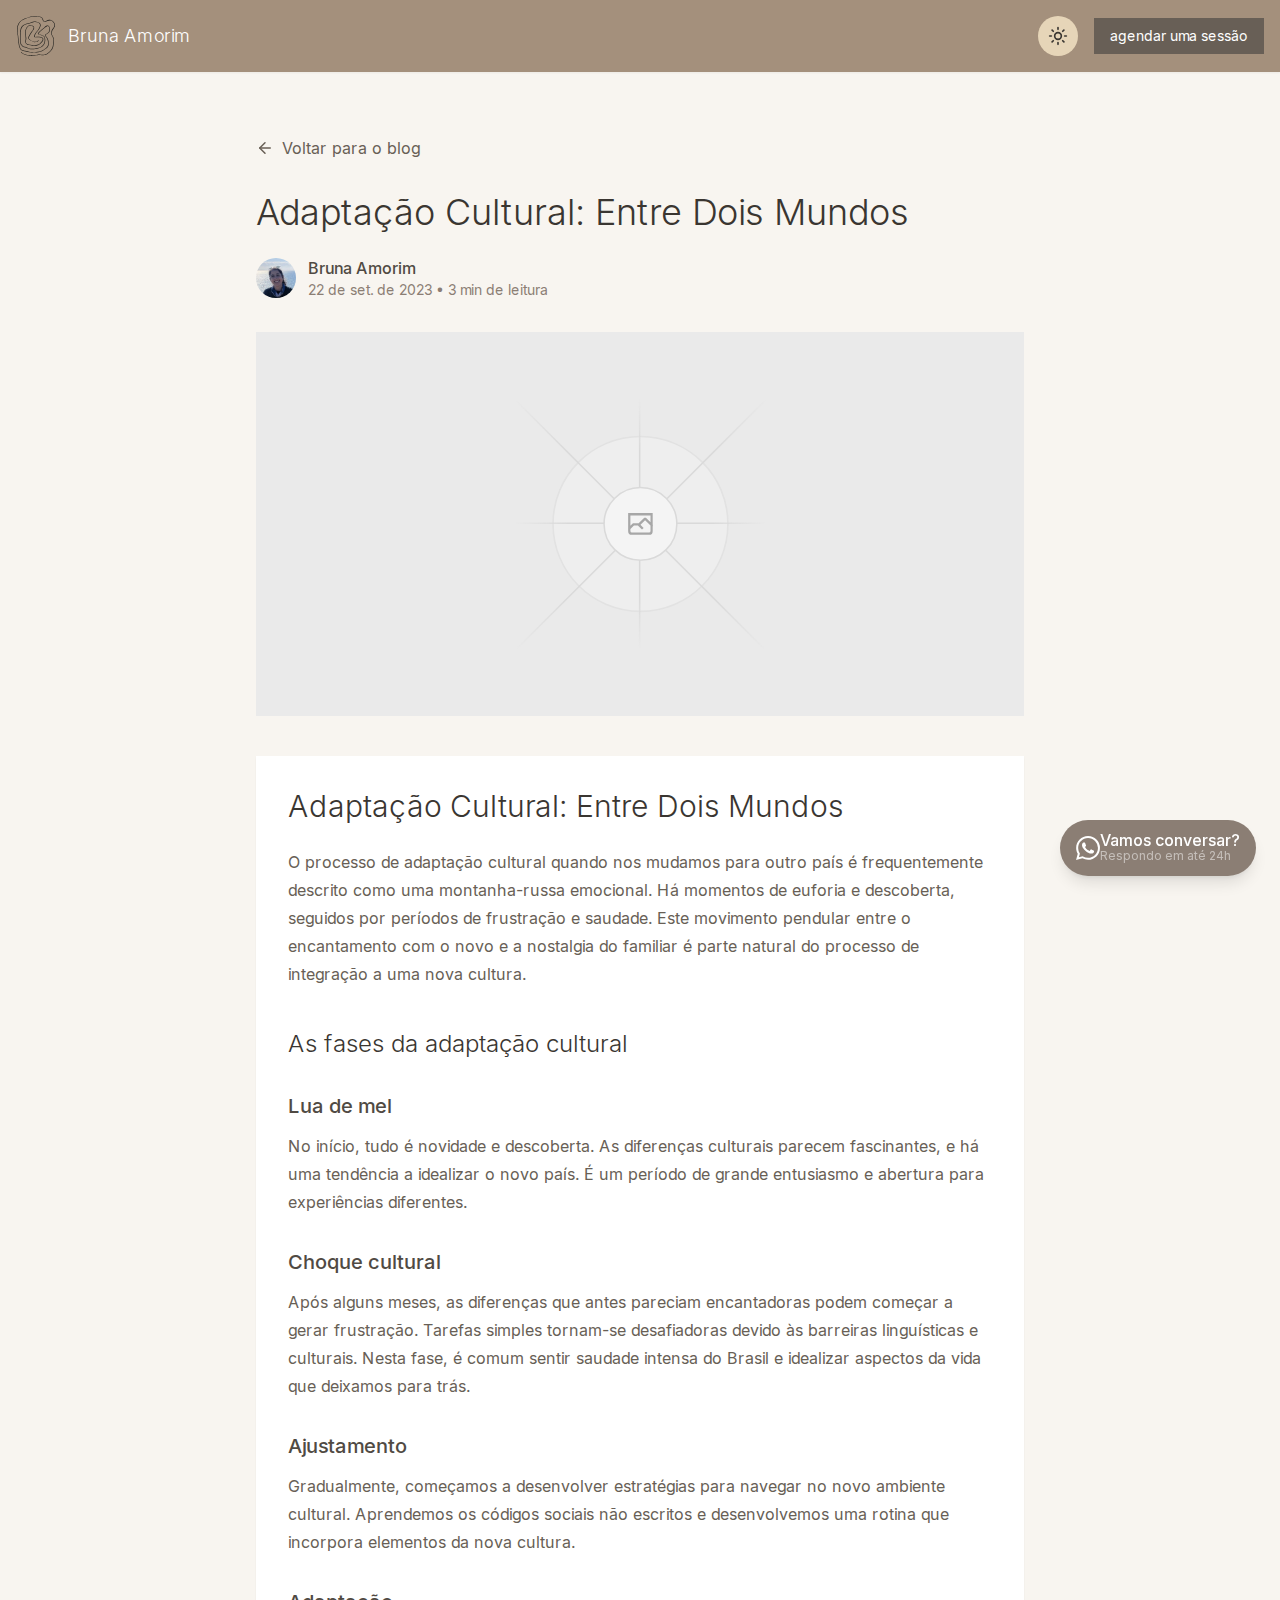
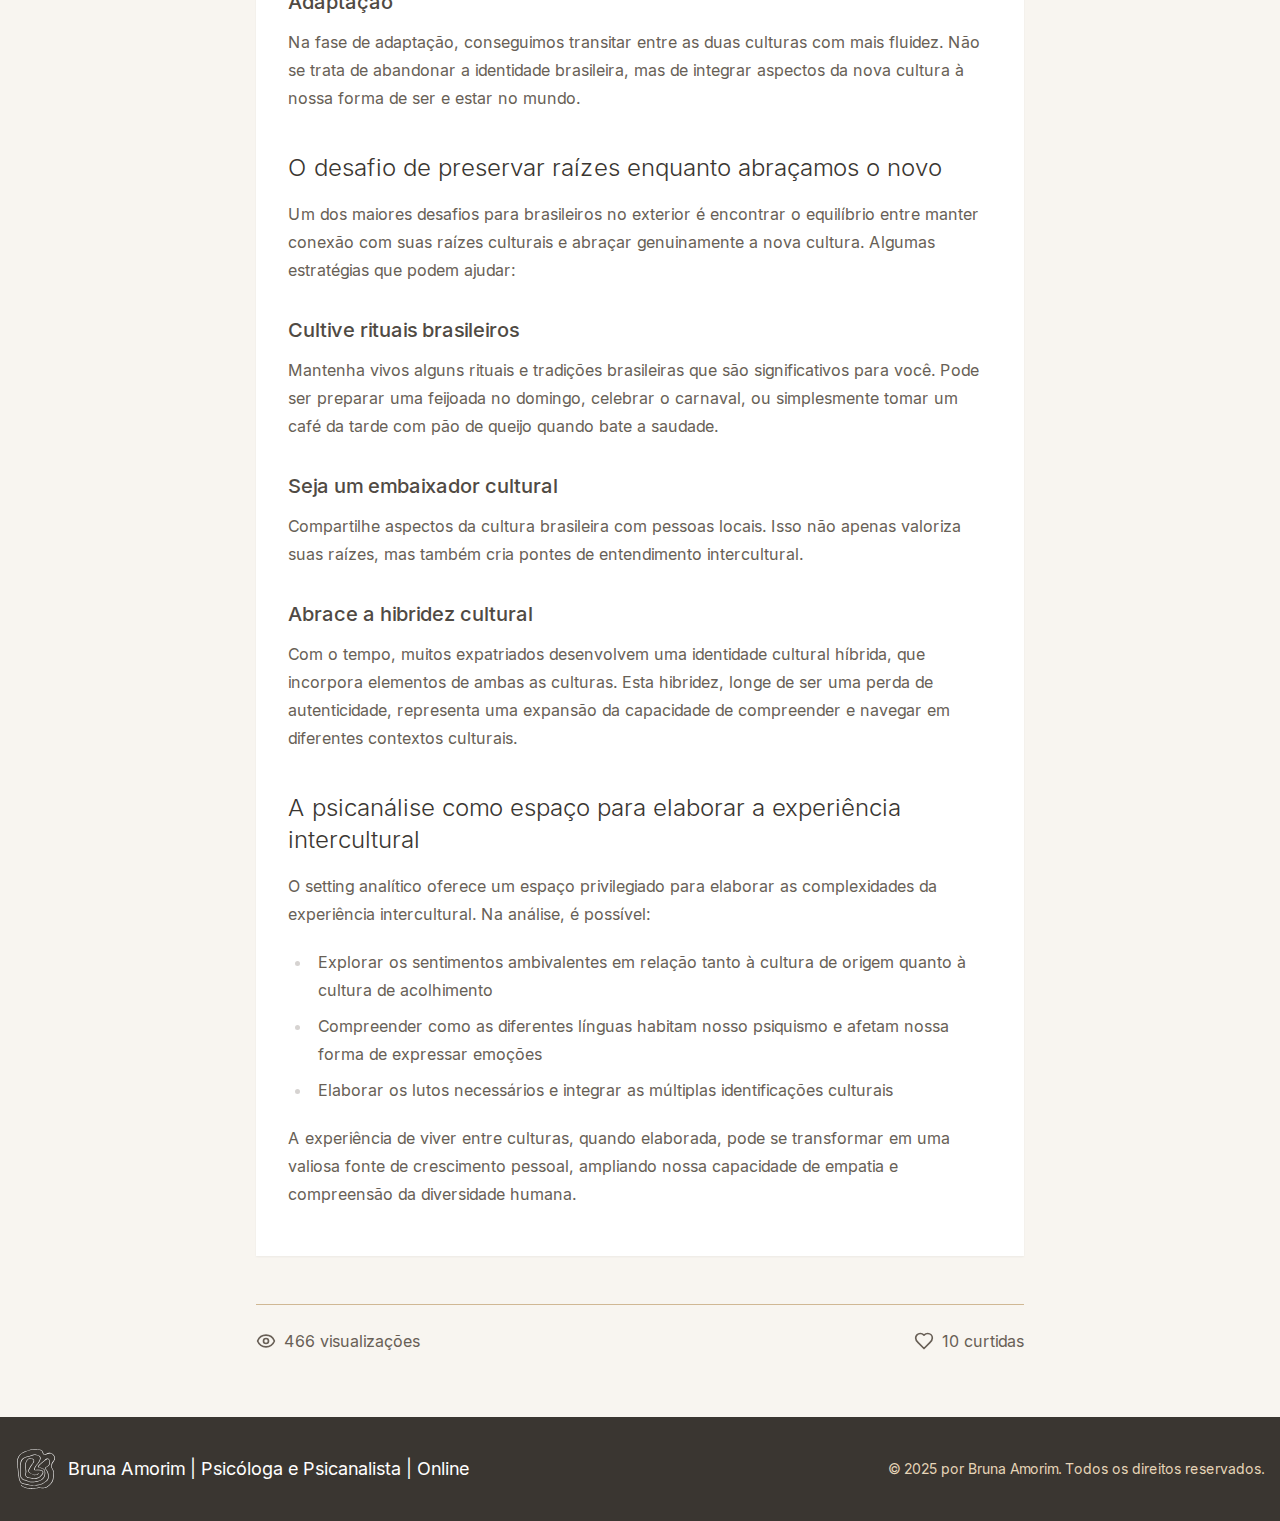
<file: blog/adaptacao-cultural.html>
<!DOCTYPE html><html lang="pt-BR" class="scroll-smooth"><head><meta charSet="utf-8"/><meta name="viewport" content="width=device-width, initial-scale=1"/><link rel="preload" href="/_next/static/media/e4af272ccee01ff0-s.p.woff2" as="font" crossorigin="" type="font/woff2"/><link rel="stylesheet" href="/_next/static/css/931b179cff3131dc.css" data-precedence="next"/><link rel="stylesheet" href="/_next/static/css/1f9e5272c1d85249.css" data-precedence="next"/><link rel="preload" as="script" fetchPriority="low" href="/_next/static/chunks/webpack-61794e3cbe816608.js"/><script src="/_next/static/chunks/4bd1b696-1835fb687222124d.js" async=""></script><script src="/_next/static/chunks/684-570d8851980c3c39.js" async=""></script><script src="/_next/static/chunks/main-app-ee4a753d10ecb245.js" async=""></script><script src="/_next/static/chunks/57-d43dc116d8b746a9.js" async=""></script><script src="/_next/static/chunks/app/layout-d86cf4c7e9bf40a0.js" async=""></script><script async="" src="https://www.googletagmanager.com/gtag/js?id=G-MCVKYS49PM"></script><script src="/_next/static/chunks/820-f99e89aff7ad8578.js" async=""></script><script src="/_next/static/chunks/app/blog/%5Bslug%5D/page-86649edb77c398a0.js" async=""></script><meta name="next-size-adjust" content=""/><title>Bruna Amorim | Psicóloga e Psicanalista</title><meta name="description" content="Atendimento psicanalítico online para brasileiros no exterior. Especializada em auxiliar expatriados e nômades digitais."/><meta name="generator" content="v0.dev"/><script src="/_next/static/chunks/polyfills-42372ed130431b0a.js" noModule=""></script></head><body class="__className_e8ce0c overflow-x-hidden"><script>((e,t,r,n,a,o,i,u)=>{let l=document.documentElement,s=["light","dark"];function c(t){var r;(Array.isArray(e)?e:[e]).forEach(e=>{let r="class"===e,n=r&&o?a.map(e=>o[e]||e):a;r?(l.classList.remove(...n),l.classList.add(o&&o[t]?o[t]:t)):l.setAttribute(e,t)}),r=t,u&&s.includes(r)&&(l.style.colorScheme=r)}if(n)c(n);else try{let e=localStorage.getItem(t)||r,n=i&&"system"===e?window.matchMedia("(prefers-color-scheme: dark)").matches?"dark":"light":e;c(n)}catch(e){}})("class","theme","system",null,["light","dark"],null,true,true)</script><main class="min-h-screen bg-brand-50 dark:bg-brand-800"><header class="py-4 bg-brand-300 dark:bg-brand-600 shadow-sm"><div class="container mx-auto px-4"><div class="flex justify-between items-center"><a class="flex items-center" href="/"><div class="w-10 h-10 mr-3"><img alt="Bruna Amorim Logo" loading="lazy" width="40" height="40" decoding="async" data-nimg="1" class="w-full h-full dark:invert" style="color:transparent" src="/images/logo.svg"/></div><span class="text-lg font-light text-white whitespace-nowrap">Bruna Amorim</span></a><div class="flex items-center gap-4"><button class="w-10 h-10 flex items-center justify-center rounded-full bg-brand-100 dark:bg-brand-700 text-brand-700 dark:text-brand-100 transition-colors" aria-label="Toggle theme"><svg xmlns="http://www.w3.org/2000/svg" width="24" height="24" viewBox="0 0 24 24" fill="none" stroke="currentColor" stroke-width="2" stroke-linecap="round" stroke-linejoin="round" class="lucide lucide-sun h-5 w-5 rotate-0 scale-100 transition-all dark:rotate-90 dark:scale-0"><circle cx="12" cy="12" r="4"></circle><path d="M12 2v2"></path><path d="M12 20v2"></path><path d="m4.93 4.93 1.41 1.41"></path><path d="m17.66 17.66 1.41 1.41"></path><path d="M2 12h2"></path><path d="M20 12h2"></path><path d="m6.34 17.66-1.41 1.41"></path><path d="m19.07 4.93-1.41 1.41"></path></svg><svg xmlns="http://www.w3.org/2000/svg" width="24" height="24" viewBox="0 0 24 24" fill="none" stroke="currentColor" stroke-width="2" stroke-linecap="round" stroke-linejoin="round" class="lucide lucide-moon absolute h-5 w-5 rotate-90 scale-0 transition-all dark:rotate-0 dark:scale-100"><path d="M12 3a6 6 0 0 0 9 9 9 9 0 1 1-9-9Z"></path></svg><span class="sr-only">Toggle theme</span></button><a class="bg-brand-500 hover:bg-brand-600 text-white px-4 py-2 rounded-md text-sm transition-all duration-300 whitespace-nowrap" href="/#contato">agendar uma sessão</a></div></div></div></header><article class="py-16"><div class="container mx-auto px-4"><div class="max-w-3xl mx-auto"><a class="inline-flex items-center text-brand-500 dark:text-brand-300 hover:text-brand-700 dark:hover:text-brand-100 mb-8 transition-colors whitespace-nowrap" href="/blog"><svg xmlns="http://www.w3.org/2000/svg" width="18" height="18" viewBox="0 0 24 24" fill="none" stroke="currentColor" stroke-width="2" stroke-linecap="round" stroke-linejoin="round" class="lucide lucide-arrow-left mr-2"><path d="m12 19-7-7 7-7"></path><path d="M19 12H5"></path></svg>Voltar para o blog</a><h1 class="text-4xl font-light text-brand-700 dark:text-brand-100 mb-6">Adaptação Cultural: Entre Dois Mundos</h1><div class="flex items-center mb-8"><div class="w-10 h-10 rounded-full overflow-hidden mr-3"><img alt="Bruna Amorim" loading="lazy" width="40" height="40" decoding="async" data-nimg="1" class="object-cover" style="color:transparent" src="/images/profile-small.jpg"/></div><div><p class="font-medium text-brand-600 dark:text-brand-200 whitespace-nowrap">Bruna Amorim</p><p class="text-sm text-brand-400 dark:text-brand-300 whitespace-nowrap">22 de set. de 2023<!-- --> • <!-- -->3<!-- --> min de leitura</p></div></div><div class="relative h-96 w-full mb-10"><img alt="Adaptação Cultural: Entre Dois Mundos" loading="lazy" decoding="async" data-nimg="fill" class="object-cover rounded-lg" style="position:absolute;height:100%;width:100%;left:0;top:0;right:0;bottom:0;color:transparent" src="/placeholder.svg?height=600&amp;width=800"/></div><div class="prose prose-stone dark:prose-invert max-w-none bg-white dark:bg-brand-700 p-8 rounded-lg shadow-sm"><h1>Adaptação Cultural: Entre Dois Mundos</h1>
<p>O processo de adaptação cultural quando nos mudamos para outro país é frequentemente descrito como uma montanha-russa emocional. Há momentos de euforia e descoberta, seguidos por períodos de frustração e saudade. Este movimento pendular entre o encantamento com o novo e a nostalgia do familiar é parte natural do processo de integração a uma nova cultura.</p>
<h2>As fases da adaptação cultural</h2>
<h3>Lua de mel</h3>
<p>No início, tudo é novidade e descoberta. As diferenças culturais parecem fascinantes, e há uma tendência a idealizar o novo país. É um período de grande entusiasmo e abertura para experiências diferentes.</p>
<h3>Choque cultural</h3>
<p>Após alguns meses, as diferenças que antes pareciam encantadoras podem começar a gerar frustração. Tarefas simples tornam-se desafiadoras devido às barreiras linguísticas e culturais. Nesta fase, é comum sentir saudade intensa do Brasil e idealizar aspectos da vida que deixamos para trás.</p>
<h3>Ajustamento</h3>
<p>Gradualmente, começamos a desenvolver estratégias para navegar no novo ambiente cultural. Aprendemos os códigos sociais não escritos e desenvolvemos uma rotina que incorpora elementos da nova cultura.</p>
<h3>Adaptação</h3>
<p>Na fase de adaptação, conseguimos transitar entre as duas culturas com mais fluidez. Não se trata de abandonar a identidade brasileira, mas de integrar aspectos da nova cultura à nossa forma de ser e estar no mundo.</p>
<h2>O desafio de preservar raízes enquanto abraçamos o novo</h2>
<p>Um dos maiores desafios para brasileiros no exterior é encontrar o equilíbrio entre manter conexão com suas raízes culturais e abraçar genuinamente a nova cultura. Algumas estratégias que podem ajudar:</p>
<h3>Cultive rituais brasileiros</h3>
<p>Mantenha vivos alguns rituais e tradições brasileiras que são significativos para você. Pode ser preparar uma feijoada no domingo, celebrar o carnaval, ou simplesmente tomar um café da tarde com pão de queijo quando bate a saudade.</p>
<h3>Seja um embaixador cultural</h3>
<p>Compartilhe aspectos da cultura brasileira com pessoas locais. Isso não apenas valoriza suas raízes, mas também cria pontes de entendimento intercultural.</p>
<h3>Abrace a hibridez cultural</h3>
<p>Com o tempo, muitos expatriados desenvolvem uma identidade cultural híbrida, que incorpora elementos de ambas as culturas. Esta hibridez, longe de ser uma perda de autenticidade, representa uma expansão da capacidade de compreender e navegar em diferentes contextos culturais.</p>
<h2>A psicanálise como espaço para elaborar a experiência intercultural</h2>
<p>O setting analítico oferece um espaço privilegiado para elaborar as complexidades da experiência intercultural. Na análise, é possível:</p>
<ul>
<li>Explorar os sentimentos ambivalentes em relação tanto à cultura de origem quanto à cultura de acolhimento</li>
<li>Compreender como as diferentes línguas habitam nosso psiquismo e afetam nossa forma de expressar emoções</li>
<li>Elaborar os lutos necessários e integrar as múltiplas identificações culturais</li>
</ul>
<p>A experiência de viver entre culturas, quando elaborada, pode se transformar em uma valiosa fonte de crescimento pessoal, ampliando nossa capacidade de empatia e compreensão da diversidade humana.</p></div><div class="flex justify-between items-center mt-12 pt-6 border-t border-brand-200 dark:border-brand-600"><div class="flex items-center text-brand-500 dark:text-brand-300 whitespace-nowrap"><svg xmlns="http://www.w3.org/2000/svg" width="20" height="20" viewBox="0 0 24 24" fill="none" stroke="currentColor" stroke-width="2" stroke-linecap="round" stroke-linejoin="round" class="lucide lucide-eye mr-2"><path d="M2.062 12.348a1 1 0 0 1 0-.696 10.75 10.75 0 0 1 19.876 0 1 1 0 0 1 0 .696 10.75 10.75 0 0 1-19.876 0"></path><circle cx="12" cy="12" r="3"></circle></svg><span>466<!-- --> visualizações</span></div><div class="flex items-center text-brand-500 dark:text-brand-300 whitespace-nowrap"><svg xmlns="http://www.w3.org/2000/svg" width="20" height="20" viewBox="0 0 24 24" fill="none" stroke="currentColor" stroke-width="2" stroke-linecap="round" stroke-linejoin="round" class="lucide lucide-heart mr-2"><path d="M19 14c1.49-1.46 3-3.21 3-5.5A5.5 5.5 0 0 0 16.5 3c-1.76 0-3 .5-4.5 2-1.5-1.5-2.74-2-4.5-2A5.5 5.5 0 0 0 2 8.5c0 2.3 1.5 4.05 3 5.5l7 7Z"></path></svg><span>10<!-- --> curtidas</span></div></div></div></div></article><footer class="py-8 bg-brand-700 dark:bg-brand-900 text-white"><div class="container mx-auto px-4"><div class="flex flex-col md:flex-row justify-between items-center"><div class="flex items-center mb-4 md:mb-0"><div class="w-10 h-10 mr-3"><img alt="Bruna Amorim Logo" loading="lazy" width="40" height="40" decoding="async" data-nimg="1" class="w-full h-full" style="color:transparent" src="/images/logo-white.svg"/></div><span class="text-lg whitespace-nowrap">Bruna Amorim | Psicóloga e Psicanalista | Online</span></div><div class="text-sm text-brand-100">© <!-- -->2025<!-- --> por Bruna Amorim. Todos os direitos reservados.</div></div></div></footer></main><div class="fixed bottom-6 right-6 z-50"><div class="group relative"><div class="absolute bottom-full mb-2 opacity-0 group-hover:opacity-100 transition-opacity duration-200 pointer-events-none"><div class="rounded text-xs text-center text-balance text-brand-500 dark:text-brand-300 bg-white dark:bg-brand-800 px-3 py-1 rounded-md shadow-sm"><p class="hidden md:inline ml-1 text-balance ">Descubra se meu atendimento é para você</p></div></div><a target="_blank" rel="noopener noreferrer" class="flex justify-center items-center min-w-14 ml-auto bg-[#8B7E74] hover:bg-[#8H807H] text-white shadow-lg transition-all duration-300 group rounded-full px-4 py-3" href="https://wa.me/5511999999999?text=Olá!%20Gostaria%20de%20saber%20mais%20sobre%20seu%20atendimento%20online."><svg xmlns="http://www.w3.org/2000/svg" width="24" height="24" viewBox="0 0 24 24" fill="currentColor" class="group-hover:animate-pulse"><path d="M17.472 14.382c-.297-.149-1.758-.867-2.03-.967-.273-.099-.471-.148-.67.15-.197.297-.767.966-.94 1.164-.173.199-.347.223-.644.075-.297-.15-1.255-.463-2.39-1.475-.883-.788-1.48-1.761-1.653-2.059-.173-.297-.018-.458.13-.606.134-.133.298-.347.446-.52.149-.174.198-.298.298-.497.099-.198.05-.371-.025-.52-.075-.149-.669-1.612-.916-2.207-.242-.579-.487-.5-.669-.51-.173-.008-.371-.01-.57-.01-.198 0-.52.074-.792.372-.272.297-1.04 1.016-1.04 2.479 0 1.462 1.065 2.875 1.213 3.074.149.198 2.096 3.2 5.077 4.487.709.306 1.262.489 1.694.625.712.227 1.36.195 1.871.118.571-.085 1.758-.719 2.006-1.413.248-.694.248-1.289.173-1.413-.074-.124-.272-.198-.57-.347m-5.421 7.403h-.004a9.87 9.87 0 01-5.031-1.378l-.361-.214-3.741.982.998-3.648-.235-.374a9.86 9.86 0 01-1.51-5.26c.001-5.45 4.436-9.884 9.888-9.884 2.64 0 5.122 1.03 6.988 2.898a9.825 9.825 0 012.893 6.994c-.003 5.45-4.437 9.884-9.885 9.884m8.413-18.297A11.815 11.815 0 0012.05 0C5.495 0 .16 5.335.157 11.892c0 2.096.547 4.142 1.588 5.945L.057 24l6.305-1.654a11.882 11.882 0 005.683 1.448h.005c6.554 0 11.89-5.335 11.893-11.893a11.821 11.821 0 00-3.48-8.413z"></path></svg><div class="leading-none transition-all duration-300 overflow-hidden whitespace-nowrap w-auto opacity-100"><span class="font-medium">Vamos conversar?</span><p class="text-xs opacity-50">Respondo em até 24h</p></div></a></div></div><script src="/_next/static/chunks/webpack-61794e3cbe816608.js" async=""></script><script>(self.__next_f=self.__next_f||[]).push([0])</script><script>self.__next_f.push([1,"1:\"$Sreact.fragment\"\n2:I[9243,[\"57\",\"static/chunks/57-d43dc116d8b746a9.js\",\"177\",\"static/chunks/app/layout-d86cf4c7e9bf40a0.js\"],\"\"]\n3:I[9304,[\"57\",\"static/chunks/57-d43dc116d8b746a9.js\",\"177\",\"static/chunks/app/layout-d86cf4c7e9bf40a0.js\"],\"ThemeProvider\"]\n4:I[7555,[],\"\"]\n5:I[1295,[],\"\"]\n6:I[2782,[\"57\",\"static/chunks/57-d43dc116d8b746a9.js\",\"177\",\"static/chunks/app/layout-d86cf4c7e9bf40a0.js\"],\"default\"]\n8:I[9665,[],\"OutletBoundary\"]\nb:I[9665,[],\"ViewportBoundary\"]\nd:I[9665,[],\"MetadataBoundary\"]\nf:I[6614,[],\"\"]\n:HL[\"/_next/static/media/e4af272ccee01ff0-s.p.woff2\",\"font\",{\"crossOrigin\":\"\",\"type\":\"font/woff2\"}]\n:HL[\"/_next/static/css/931b179cff3131dc.css\",\"style\"]\n:HL[\"/_next/static/css/1f9e5272c1d85249.css\",\"style\"]\n"])</script><script>self.__next_f.push([1,"0:{\"P\":null,\"b\":\"6u9IGcOYKQtKna9CPcHyl\",\"p\":\"\",\"c\":[\"\",\"blog\",\"adaptacao-cultural\"],\"i\":false,\"f\":[[[\"\",{\"children\":[\"blog\",{\"children\":[[\"slug\",\"adaptacao-cultural\",\"d\"],{\"children\":[\"__PAGE__\",{}]}]}]},\"$undefined\",\"$undefined\",true],[\"\",[\"$\",\"$1\",\"c\",{\"children\":[[[\"$\",\"link\",\"0\",{\"rel\":\"stylesheet\",\"href\":\"/_next/static/css/931b179cff3131dc.css\",\"precedence\":\"next\",\"crossOrigin\":\"$undefined\",\"nonce\":\"$undefined\"}],[\"$\",\"link\",\"1\",{\"rel\":\"stylesheet\",\"href\":\"/_next/static/css/1f9e5272c1d85249.css\",\"precedence\":\"next\",\"crossOrigin\":\"$undefined\",\"nonce\":\"$undefined\"}]],[\"$\",\"html\",null,{\"lang\":\"pt-BR\",\"className\":\"scroll-smooth\",\"children\":[[\"$\",\"script\",null,{\"async\":true,\"src\":\"https://www.googletagmanager.com/gtag/js?id=G-MCVKYS49PM\"}],[\"$\",\"body\",null,{\"className\":\"__className_e8ce0c overflow-x-hidden\",\"children\":[[\"$\",\"$L2\",null,{\"src\":\"https://www.googletagmanager.com/gtag/js?id=G-MCVKYS49PM\",\"strategy\":\"afterInteractive\"}],[\"$\",\"$L2\",null,{\"id\":\"google-analytics\",\"strategy\":\"afterInteractive\",\"children\":\"\\n            window.dataLayer = window.dataLayer || [];\\n            function gtag(){dataLayer.push(arguments);}\\n            gtag('js', new Date());\\n            gtag('config', 'G-MCVKYS49PM');\\n          \"}],[\"$\",\"$L3\",null,{\"attribute\":\"class\",\"defaultTheme\":\"system\",\"enableSystem\":true,\"disableTransitionOnChange\":true,\"children\":[[\"$\",\"$L4\",null,{\"parallelRouterKey\":\"children\",\"error\":\"$undefined\",\"errorStyles\":\"$undefined\",\"errorScripts\":\"$undefined\",\"template\":[\"$\",\"$L5\",null,{}],\"templateStyles\":\"$undefined\",\"templateScripts\":\"$undefined\",\"notFound\":[[[\"$\",\"title\",null,{\"children\":\"404: This page could not be found.\"}],[\"$\",\"div\",null,{\"style\":{\"fontFamily\":\"system-ui,\\\"Segoe UI\\\",Roboto,Helvetica,Arial,sans-serif,\\\"Apple Color Emoji\\\",\\\"Segoe UI Emoji\\\"\",\"height\":\"100vh\",\"textAlign\":\"center\",\"display\":\"flex\",\"flexDirection\":\"column\",\"alignItems\":\"center\",\"justifyContent\":\"center\"},\"children\":[\"$\",\"div\",null,{\"children\":[[\"$\",\"style\",null,{\"dangerouslySetInnerHTML\":{\"__html\":\"body{color:#000;background:#fff;margin:0}.next-error-h1{border-right:1px solid rgba(0,0,0,.3)}@media (prefers-color-scheme:dark){body{color:#fff;background:#000}.next-error-h1{border-right:1px solid rgba(255,255,255,.3)}}\"}}],[\"$\",\"h1\",null,{\"className\":\"next-error-h1\",\"style\":{\"display\":\"inline-block\",\"margin\":\"0 20px 0 0\",\"padding\":\"0 23px 0 0\",\"fontSize\":24,\"fontWeight\":500,\"verticalAlign\":\"top\",\"lineHeight\":\"49px\"},\"children\":404}],[\"$\",\"div\",null,{\"style\":{\"display\":\"inline-block\"},\"children\":[\"$\",\"h2\",null,{\"style\":{\"fontSize\":14,\"fontWeight\":400,\"lineHeight\":\"49px\",\"margin\":0},\"children\":\"This page could not be found.\"}]}]]}]}]],[]],\"forbidden\":\"$undefined\",\"unauthorized\":\"$undefined\"}],[\"$\",\"$L6\",null,{}]]}]]}]]}]]}],{\"children\":[\"blog\",[\"$\",\"$1\",\"c\",{\"children\":[null,[\"$\",\"$L4\",null,{\"parallelRouterKey\":\"children\",\"error\":\"$undefined\",\"errorStyles\":\"$undefined\",\"errorScripts\":\"$undefined\",\"template\":[\"$\",\"$L5\",null,{}],\"templateStyles\":\"$undefined\",\"templateScripts\":\"$undefined\",\"notFound\":\"$undefined\",\"forbidden\":\"$undefined\",\"unauthorized\":\"$undefined\"}]]}],{\"children\":[[\"slug\",\"adaptacao-cultural\",\"d\"],[\"$\",\"$1\",\"c\",{\"children\":[null,[\"$\",\"$L4\",null,{\"parallelRouterKey\":\"children\",\"error\":\"$undefined\",\"errorStyles\":\"$undefined\",\"errorScripts\":\"$undefined\",\"template\":[\"$\",\"$L5\",null,{}],\"templateStyles\":\"$undefined\",\"templateScripts\":\"$undefined\",\"notFound\":\"$undefined\",\"forbidden\":\"$undefined\",\"unauthorized\":\"$undefined\"}]]}],{\"children\":[\"__PAGE__\",[\"$\",\"$1\",\"c\",{\"children\":[\"$L7\",\"$undefined\",null,[\"$\",\"$L8\",null,{\"children\":[\"$L9\",\"$La\",null]}]]}],{},null,false]},null,false]},null,false]},null,false],[\"$\",\"$1\",\"h\",{\"children\":[null,[\"$\",\"$1\",\"wAY-Y-b8JYnDH3teKxLNb\",{\"children\":[[\"$\",\"$Lb\",null,{\"children\":\"$Lc\"}],[\"$\",\"meta\",null,{\"name\":\"next-size-adjust\",\"content\":\"\"}]]}],[\"$\",\"$Ld\",null,{\"children\":\"$Le\"}]]}],false]],\"m\":\"$undefined\",\"G\":[\"$f\",\"$undefined\"],\"s\":false,\"S\":true}\n"])</script><script>self.__next_f.push([1,"10:I[6874,[\"57\",\"static/chunks/57-d43dc116d8b746a9.js\",\"820\",\"static/chunks/820-f99e89aff7ad8578.js\",\"953\",\"static/chunks/app/blog/%5Bslug%5D/page-86649edb77c398a0.js\"],\"\"]\n11:I[3063,[\"57\",\"static/chunks/57-d43dc116d8b746a9.js\",\"820\",\"static/chunks/820-f99e89aff7ad8578.js\",\"953\",\"static/chunks/app/blog/%5Bslug%5D/page-86649edb77c398a0.js\"],\"Image\"]\n12:I[7971,[\"57\",\"static/chunks/57-d43dc116d8b746a9.js\",\"820\",\"static/chunks/820-f99e89aff7ad8578.js\",\"953\",\"static/chunks/app/blog/%5Bslug%5D/page-86649edb77c398a0.js\"],\"ThemeToggle\"]\n"])</script><script>self.__next_f.push([1,"7:[\"$\",\"main\",null,{\"className\":\"min-h-screen bg-brand-50 dark:bg-brand-800\",\"children\":[[\"$\",\"header\",null,{\"className\":\"py-4 bg-brand-300 dark:bg-brand-600 shadow-sm\",\"children\":[\"$\",\"div\",null,{\"className\":\"container mx-auto px-4\",\"children\":[\"$\",\"div\",null,{\"className\":\"flex justify-between items-center\",\"children\":[[\"$\",\"$L10\",null,{\"href\":\"/\",\"className\":\"flex items-center\",\"children\":[[\"$\",\"div\",null,{\"className\":\"w-10 h-10 mr-3\",\"children\":[\"$\",\"$L11\",null,{\"src\":\"/images/logo.svg\",\"alt\":\"Bruna Amorim Logo\",\"width\":40,\"height\":40,\"className\":\"w-full h-full dark:invert\"}]}],[\"$\",\"span\",null,{\"className\":\"text-lg font-light text-white whitespace-nowrap\",\"children\":\"Bruna Amorim\"}]]}],[\"$\",\"div\",null,{\"className\":\"flex items-center gap-4\",\"children\":[[\"$\",\"$L12\",null,{}],[\"$\",\"$L10\",null,{\"href\":\"/#contato\",\"className\":\"bg-brand-500 hover:bg-brand-600 text-white px-4 py-2 rounded-md text-sm transition-all duration-300 whitespace-nowrap\",\"children\":\"agendar uma sessão\"}]]}]]}]}]}],[\"$\",\"article\",null,{\"className\":\"py-16\",\"children\":[\"$\",\"div\",null,{\"className\":\"container mx-auto px-4\",\"children\":[\"$\",\"div\",null,{\"className\":\"max-w-3xl mx-auto\",\"children\":[[\"$\",\"$L10\",null,{\"href\":\"/blog\",\"className\":\"inline-flex items-center text-brand-500 dark:text-brand-300 hover:text-brand-700 dark:hover:text-brand-100 mb-8 transition-colors whitespace-nowrap\",\"children\":[[\"$\",\"svg\",null,{\"ref\":\"$undefined\",\"xmlns\":\"http://www.w3.org/2000/svg\",\"width\":18,\"height\":18,\"viewBox\":\"0 0 24 24\",\"fill\":\"none\",\"stroke\":\"currentColor\",\"strokeWidth\":2,\"strokeLinecap\":\"round\",\"strokeLinejoin\":\"round\",\"className\":\"lucide lucide-arrow-left mr-2\",\"children\":[[\"$\",\"path\",\"1l729n\",{\"d\":\"m12 19-7-7 7-7\"}],[\"$\",\"path\",\"x3x0zl\",{\"d\":\"M19 12H5\"}],\"$undefined\"]}],\"Voltar para o blog\"]}],[\"$\",\"h1\",null,{\"className\":\"text-4xl font-light text-brand-700 dark:text-brand-100 mb-6\",\"children\":\"Adaptação Cultural: Entre Dois Mundos\"}],[\"$\",\"div\",null,{\"className\":\"flex items-center mb-8\",\"children\":[[\"$\",\"div\",null,{\"className\":\"w-10 h-10 rounded-full overflow-hidden mr-3\",\"children\":[\"$\",\"$L11\",null,{\"src\":\"/images/profile-small.jpg\",\"alt\":\"Bruna Amorim\",\"width\":40,\"height\":40,\"className\":\"object-cover\"}]}],[\"$\",\"div\",null,{\"children\":[[\"$\",\"p\",null,{\"className\":\"font-medium text-brand-600 dark:text-brand-200 whitespace-nowrap\",\"children\":\"Bruna Amorim\"}],[\"$\",\"p\",null,{\"className\":\"text-sm text-brand-400 dark:text-brand-300 whitespace-nowrap\",\"children\":[\"22 de set. de 2023\",\" • \",\"3\",\" min de leitura\"]}]]}]]}],[\"$\",\"div\",null,{\"className\":\"relative h-96 w-full mb-10\",\"children\":[\"$\",\"$L11\",null,{\"src\":\"/placeholder.svg?height=600\u0026width=800\",\"alt\":\"Adaptação Cultural: Entre Dois Mundos\",\"fill\":true,\"className\":\"object-cover rounded-lg\"}]}],[\"$\",\"div\",null,{\"className\":\"prose prose-stone dark:prose-invert max-w-none bg-white dark:bg-brand-700 p-8 rounded-lg shadow-sm\",\"children\":\"$L13\"}],[\"$\",\"div\",null,{\"className\":\"flex justify-between items-center mt-12 pt-6 border-t border-brand-200 dark:border-brand-600\",\"children\":[[\"$\",\"div\",null,{\"className\":\"flex items-center text-brand-500 dark:text-brand-300 whitespace-nowrap\",\"children\":[[\"$\",\"svg\",null,{\"ref\":\"$undefined\",\"xmlns\":\"http://www.w3.org/2000/svg\",\"width\":20,\"height\":20,\"viewBox\":\"0 0 24 24\",\"fill\":\"none\",\"stroke\":\"currentColor\",\"strokeWidth\":2,\"strokeLinecap\":\"round\",\"strokeLinejoin\":\"round\",\"className\":\"lucide lucide-eye mr-2\",\"children\":[[\"$\",\"path\",\"1nclc0\",{\"d\":\"M2.062 12.348a1 1 0 0 1 0-.696 10.75 10.75 0 0 1 19.876 0 1 1 0 0 1 0 .696 10.75 10.75 0 0 1-19.876 0\"}],[\"$\",\"circle\",\"1v7zrd\",{\"cx\":\"12\",\"cy\":\"12\",\"r\":\"3\"}],\"$undefined\"]}],[\"$\",\"span\",null,{\"children\":[466,\" visualizações\"]}]]}],[\"$\",\"div\",null,{\"className\":\"flex items-center text-brand-500 dark:text-brand-300 whitespace-nowrap\",\"children\":[[\"$\",\"svg\",null,{\"ref\":\"$undefined\",\"xmlns\":\"http://www.w3.org/2000/svg\",\"width\":20,\"height\":20,\"viewBox\":\"0 0 24 24\",\"fill\":\"none\",\"stroke\":\"currentColor\",\"strokeWidth\":2,\"strokeLinecap\":\"round\",\"strokeLinejoin\":\"round\",\"className\":\"lucide lucide-heart mr-2\",\"children\":[[\"$\",\"path\",\"c3ymky\",{\"d\":\"M19 14c1.49-1.46 3-3.21 3-5.5A5.5 5.5 0 0 0 16.5 3c-1.76 0-3 .5-4.5 2-1.5-1.5-2.74-2-4.5-2A5.5 5.5 0 0 0 2 8.5c0 2.3 1.5 4.05 3 5.5l7 7Z\"}],\"$undefined\"]}],[\"$\",\"span\",null,{\"children\":[10,\" curtidas\"]}]]}]]}]]}]}]}],[\"$\",\"footer\",null,{\"className\":\"py-8 bg-brand-700 dark:bg-brand-900 text-white\",\"children\":[\"$\",\"div\",null,{\"className\":\"container mx-auto px-4\",\"children\":[\"$\",\"div\",null,{\"className\":\"flex flex-col md:flex-row justify-between items-center\",\"children\":[[\"$\",\"div\",null,{\"className\":\"flex items-center mb-4 md:mb-0\",\"children\":[[\"$\",\"div\",null,{\"className\":\"w-10 h-10 mr-3\",\"children\":[\"$\",\"$L11\",null,{\"src\":\"/images/logo-white.svg\",\"alt\":\"Bruna Amorim Logo\",\"width\":40,\"height\":40,\"className\":\"w-full h-full\"}]}],[\"$\",\"span\",null,{\"className\":\"text-lg whitespace-nowrap\",\"children\":\"Bruna Amorim | Psicóloga e Psicanalista | Online\"}]]}],[\"$\",\"div\",null,{\"className\":\"text-sm text-brand-100\",\"children\":[\"© \",2025,\" por Bruna Amorim. Todos os direitos reservados.\"]}]]}]}]}]]}]\n"])</script><script>self.__next_f.push([1,"13:[[\"$\",\"h1\",null,{\"children\":\"Adaptação Cultural: Entre Dois Mundos\"}],\"\\n\",[\"$\",\"p\",null,{\"children\":\"O processo de adaptação cultural quando nos mudamos para outro país é frequentemente descrito como uma montanha-russa emocional. Há momentos de euforia e descoberta, seguidos por períodos de frustração e saudade. Este movimento pendular entre o encantamento com o novo e a nostalgia do familiar é parte natural do processo de integração a uma nova cultura.\"}],\"\\n\",[\"$\",\"h2\",null,{\"children\":\"As fases da adaptação cultural\"}],\"\\n\",[\"$\",\"h3\",null,{\"children\":\"Lua de mel\"}],\"\\n\",[\"$\",\"p\",null,{\"children\":\"No início, tudo é novidade e descoberta. As diferenças culturais parecem fascinantes, e há uma tendência a idealizar o novo país. É um período de grande entusiasmo e abertura para experiências diferentes.\"}],\"\\n\",[\"$\",\"h3\",null,{\"children\":\"Choque cultural\"}],\"\\n\",[\"$\",\"p\",null,{\"children\":\"Após alguns meses, as diferenças que antes pareciam encantadoras podem começar a gerar frustração. Tarefas simples tornam-se desafiadoras devido às barreiras linguísticas e culturais. Nesta fase, é comum sentir saudade intensa do Brasil e idealizar aspectos da vida que deixamos para trás.\"}],\"\\n\",[\"$\",\"h3\",null,{\"children\":\"Ajustamento\"}],\"\\n\",[\"$\",\"p\",null,{\"children\":\"Gradualmente, começamos a desenvolver estratégias para navegar no novo ambiente cultural. Aprendemos os códigos sociais não escritos e desenvolvemos uma rotina que incorpora elementos da nova cultura.\"}],\"\\n\",[\"$\",\"h3\",null,{\"children\":\"Adaptação\"}],\"\\n\",[\"$\",\"p\",null,{\"children\":\"Na fase de adaptação, conseguimos transitar entre as duas culturas com mais fluidez. Não se trata de abandonar a identidade brasileira, mas de integrar aspectos da nova cultura à nossa forma de ser e estar no mundo.\"}],\"\\n\",[\"$\",\"h2\",null,{\"children\":\"O desafio de preservar raízes enquanto abraçamos o novo\"}],\"\\n\",[\"$\",\"p\",null,{\"children\":\"Um dos maiores desafios para brasileiros no exterior é encontrar o equilíbrio entre manter conexão com suas raízes culturais e abraçar genuinamente a nova cultura. Algumas estratégias que podem ajudar:\"}],\"\\n\",[\"$\",\"h3\",null,{\"children\":\"Cultive rituais brasileiros\"}],\"\\n\",[\"$\",\"p\",null,{\"children\":\"Mantenha vivos alguns rituais e tradições brasileiras que são significativos para você. Pode ser preparar uma feijoada no domingo, celebrar o carnaval, ou simplesmente tomar um café da tarde com pão de queijo quando bate a saudade.\"}],\"\\n\",[\"$\",\"h3\",null,{\"children\":\"Seja um embaixador cultural\"}],\"\\n\",[\"$\",\"p\",null,{\"children\":\"Compartilhe aspectos da cultura brasileira com pessoas locais. Isso não apenas valoriza suas raízes, mas também cria pontes de entendimento intercultural.\"}],\"\\n\",[\"$\",\"h3\",null,{\"children\":\"Abrace a hibridez cultural\"}],\"\\n\",[\"$\",\"p\",null,{\"children\":\"Com o tempo, muitos expatriados desenvolvem uma identidade cultural híbrida, que incorpora elementos de ambas as culturas. Esta hibridez, longe de ser uma perda de autenticidade, representa uma expansão da capacidade de compreender e navegar em diferentes contextos culturais.\"}],\"\\n\",[\"$\",\"h2\",null,{\"children\":\"A psicanálise como espaço para elaborar a experiência intercultural\"}],\"\\n\",[\"$\",\"p\",null,{\"children\":\"O setting analítico oferece um espaço privilegiado para elaborar as complexidades da experiência intercultural. Na análise, é possível:\"}],\"\\n\",[\"$\",\"ul\",null,{\"children\":[\"\\n\",[\"$\",\"li\",null,{\"children\":\"Explorar os sentimentos ambivalentes em relação tanto à cultura de origem quanto à cultura de acolhimento\"}],\"\\n\",[\"$\",\"li\",null,{\"children\":\"Compreender como as diferentes línguas habitam nosso psiquismo e afetam nossa forma de expressar emoções\"}],\"\\n\",[\"$\",\"li\",null,{\"children\":\"Elaborar os lutos necessários e integrar as múltiplas identificações culturais\"}],\"\\n\"]}],\"\\n\",[\"$\",\"p\",null,{\"children\":\"A experiência de viver entre culturas, quando elaborada, pode se transformar em uma valiosa fonte de crescimento pessoal, ampliando nossa capacidade de empatia e compreensão da diversidade humana.\"}]]\n"])</script><script>self.__next_f.push([1,"c:[[\"$\",\"meta\",\"0\",{\"charSet\":\"utf-8\"}],[\"$\",\"meta\",\"1\",{\"name\":\"viewport\",\"content\":\"width=device-width, initial-scale=1\"}]]\n9:null\n"])</script><script>self.__next_f.push([1,"a:null\ne:[[\"$\",\"title\",\"0\",{\"children\":\"Bruna Amorim | Psicóloga e Psicanalista\"}],[\"$\",\"meta\",\"1\",{\"name\":\"description\",\"content\":\"Atendimento psicanalítico online para brasileiros no exterior. Especializada em auxiliar expatriados e nômades digitais.\"}],[\"$\",\"meta\",\"2\",{\"name\":\"generator\",\"content\":\"v0.dev\"}]]\n"])</script></body></html>
</file>
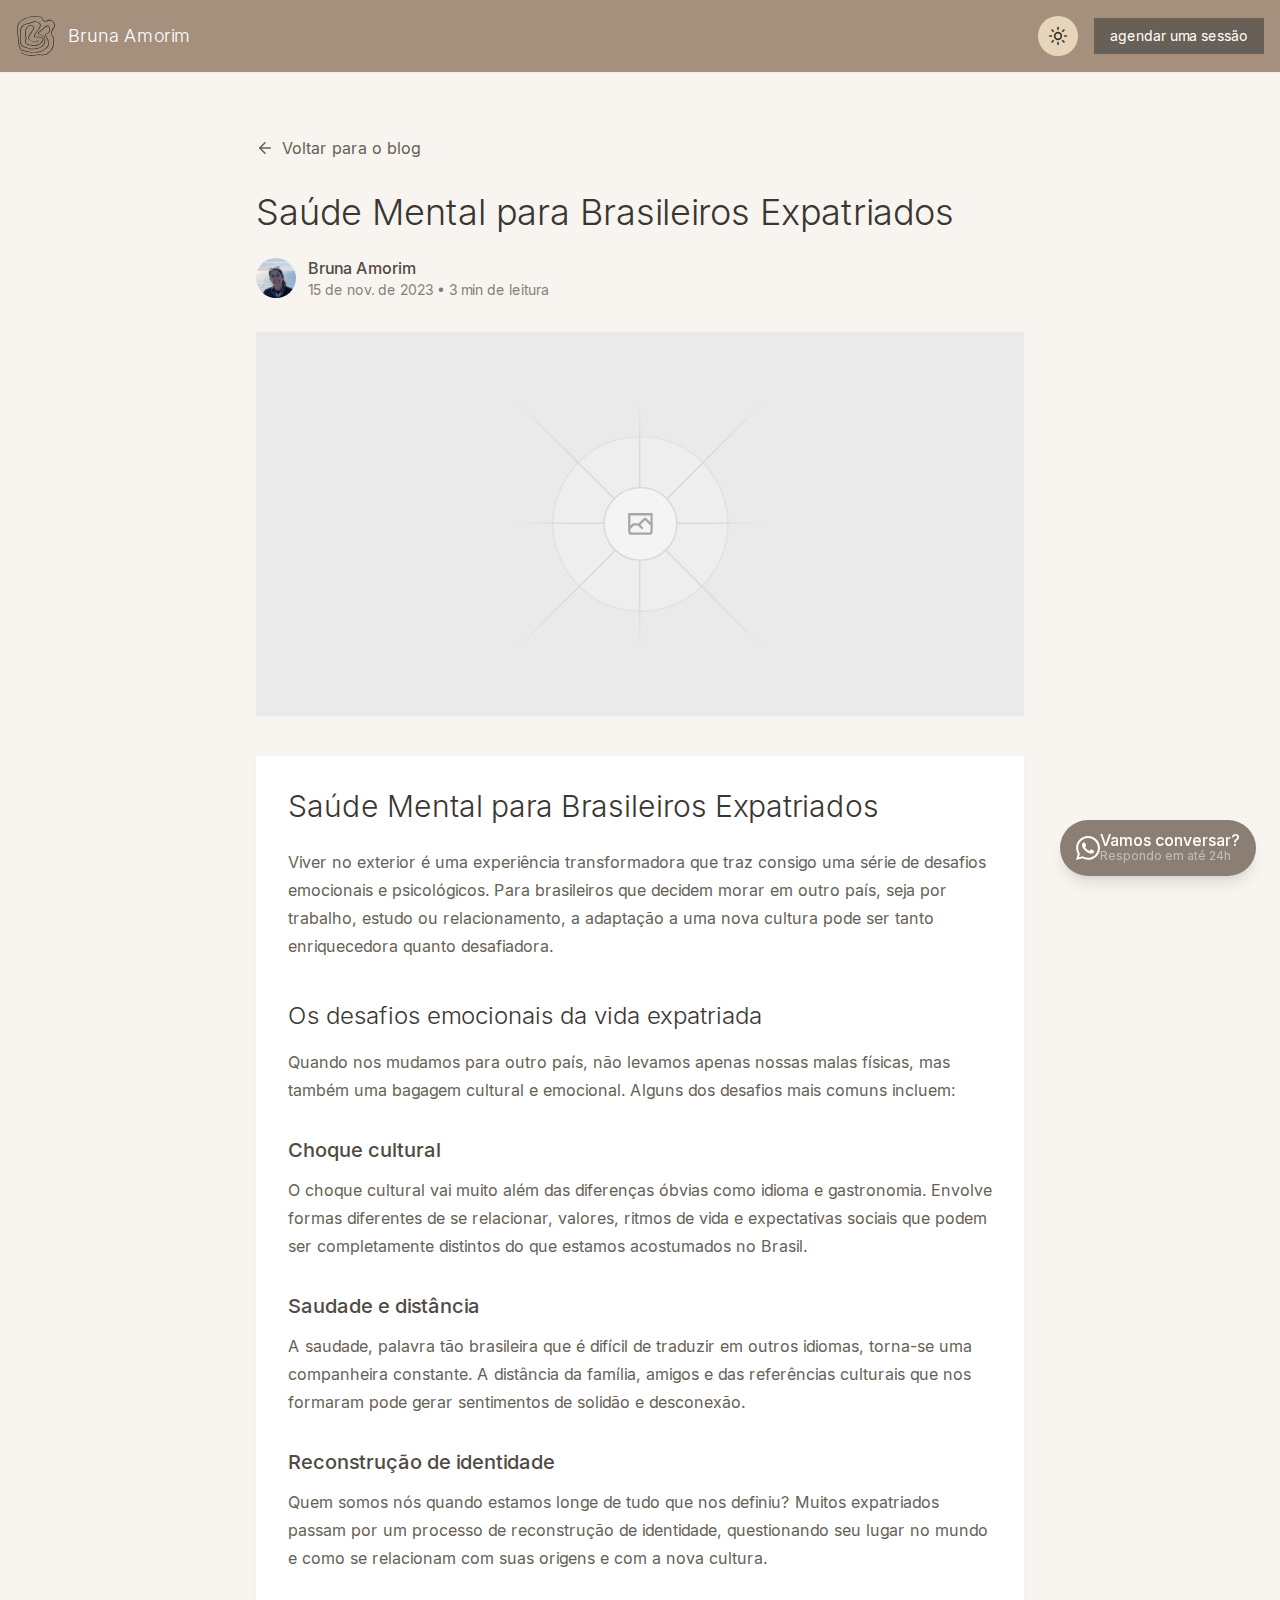
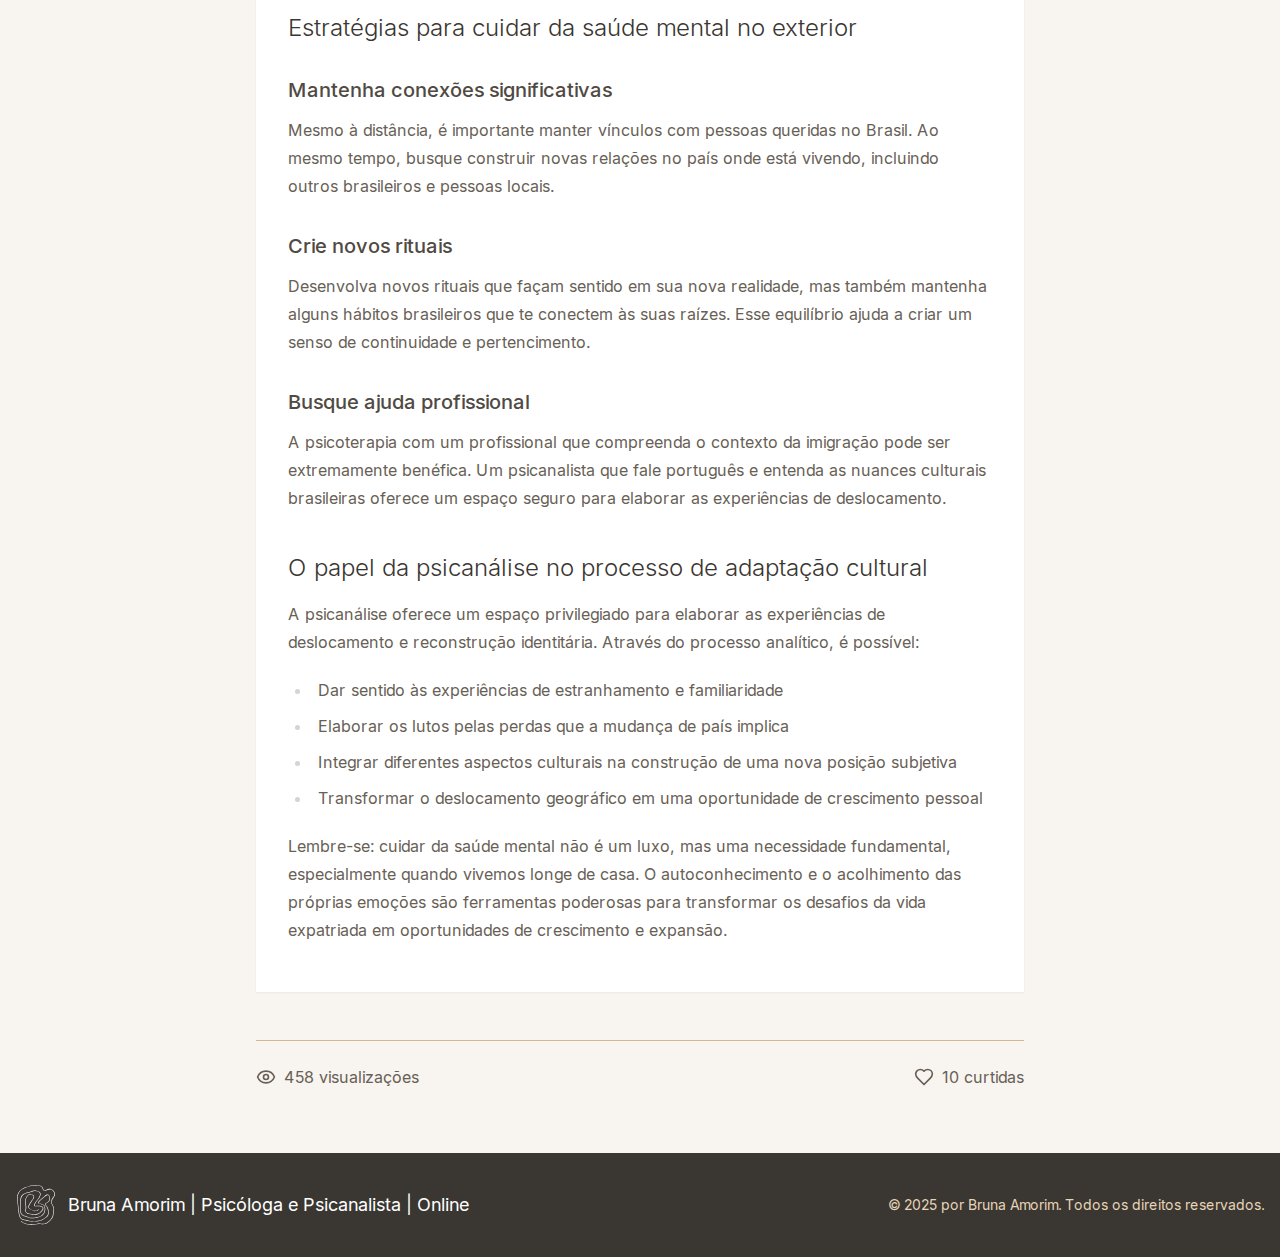
<file: blog/expatriados-e-saude-mental.html>
<!DOCTYPE html><html lang="pt-BR" class="scroll-smooth"><head><meta charSet="utf-8"/><meta name="viewport" content="width=device-width, initial-scale=1"/><link rel="preload" href="/_next/static/media/e4af272ccee01ff0-s.p.woff2" as="font" crossorigin="" type="font/woff2"/><link rel="stylesheet" href="/_next/static/css/931b179cff3131dc.css" data-precedence="next"/><link rel="stylesheet" href="/_next/static/css/1f9e5272c1d85249.css" data-precedence="next"/><link rel="preload" as="script" fetchPriority="low" href="/_next/static/chunks/webpack-61794e3cbe816608.js"/><script src="/_next/static/chunks/4bd1b696-1835fb687222124d.js" async=""></script><script src="/_next/static/chunks/684-570d8851980c3c39.js" async=""></script><script src="/_next/static/chunks/main-app-ee4a753d10ecb245.js" async=""></script><script src="/_next/static/chunks/57-d43dc116d8b746a9.js" async=""></script><script src="/_next/static/chunks/app/layout-d86cf4c7e9bf40a0.js" async=""></script><script async="" src="https://www.googletagmanager.com/gtag/js?id=G-MCVKYS49PM"></script><script src="/_next/static/chunks/820-f99e89aff7ad8578.js" async=""></script><script src="/_next/static/chunks/app/blog/%5Bslug%5D/page-86649edb77c398a0.js" async=""></script><meta name="next-size-adjust" content=""/><title>Bruna Amorim | Psicóloga e Psicanalista</title><meta name="description" content="Atendimento psicanalítico online para brasileiros no exterior. Especializada em auxiliar expatriados e nômades digitais."/><meta name="generator" content="v0.dev"/><script src="/_next/static/chunks/polyfills-42372ed130431b0a.js" noModule=""></script></head><body class="__className_e8ce0c overflow-x-hidden"><script>((e,t,r,n,a,o,i,u)=>{let l=document.documentElement,s=["light","dark"];function c(t){var r;(Array.isArray(e)?e:[e]).forEach(e=>{let r="class"===e,n=r&&o?a.map(e=>o[e]||e):a;r?(l.classList.remove(...n),l.classList.add(o&&o[t]?o[t]:t)):l.setAttribute(e,t)}),r=t,u&&s.includes(r)&&(l.style.colorScheme=r)}if(n)c(n);else try{let e=localStorage.getItem(t)||r,n=i&&"system"===e?window.matchMedia("(prefers-color-scheme: dark)").matches?"dark":"light":e;c(n)}catch(e){}})("class","theme","system",null,["light","dark"],null,true,true)</script><main class="min-h-screen bg-brand-50 dark:bg-brand-800"><header class="py-4 bg-brand-300 dark:bg-brand-600 shadow-sm"><div class="container mx-auto px-4"><div class="flex justify-between items-center"><a class="flex items-center" href="/"><div class="w-10 h-10 mr-3"><img alt="Bruna Amorim Logo" loading="lazy" width="40" height="40" decoding="async" data-nimg="1" class="w-full h-full dark:invert" style="color:transparent" src="/images/logo.svg"/></div><span class="text-lg font-light text-white whitespace-nowrap">Bruna Amorim</span></a><div class="flex items-center gap-4"><button class="w-10 h-10 flex items-center justify-center rounded-full bg-brand-100 dark:bg-brand-700 text-brand-700 dark:text-brand-100 transition-colors" aria-label="Toggle theme"><svg xmlns="http://www.w3.org/2000/svg" width="24" height="24" viewBox="0 0 24 24" fill="none" stroke="currentColor" stroke-width="2" stroke-linecap="round" stroke-linejoin="round" class="lucide lucide-sun h-5 w-5 rotate-0 scale-100 transition-all dark:rotate-90 dark:scale-0"><circle cx="12" cy="12" r="4"></circle><path d="M12 2v2"></path><path d="M12 20v2"></path><path d="m4.93 4.93 1.41 1.41"></path><path d="m17.66 17.66 1.41 1.41"></path><path d="M2 12h2"></path><path d="M20 12h2"></path><path d="m6.34 17.66-1.41 1.41"></path><path d="m19.07 4.93-1.41 1.41"></path></svg><svg xmlns="http://www.w3.org/2000/svg" width="24" height="24" viewBox="0 0 24 24" fill="none" stroke="currentColor" stroke-width="2" stroke-linecap="round" stroke-linejoin="round" class="lucide lucide-moon absolute h-5 w-5 rotate-90 scale-0 transition-all dark:rotate-0 dark:scale-100"><path d="M12 3a6 6 0 0 0 9 9 9 9 0 1 1-9-9Z"></path></svg><span class="sr-only">Toggle theme</span></button><a class="bg-brand-500 hover:bg-brand-600 text-white px-4 py-2 rounded-md text-sm transition-all duration-300 whitespace-nowrap" href="/#contato">agendar uma sessão</a></div></div></div></header><article class="py-16"><div class="container mx-auto px-4"><div class="max-w-3xl mx-auto"><a class="inline-flex items-center text-brand-500 dark:text-brand-300 hover:text-brand-700 dark:hover:text-brand-100 mb-8 transition-colors whitespace-nowrap" href="/blog"><svg xmlns="http://www.w3.org/2000/svg" width="18" height="18" viewBox="0 0 24 24" fill="none" stroke="currentColor" stroke-width="2" stroke-linecap="round" stroke-linejoin="round" class="lucide lucide-arrow-left mr-2"><path d="m12 19-7-7 7-7"></path><path d="M19 12H5"></path></svg>Voltar para o blog</a><h1 class="text-4xl font-light text-brand-700 dark:text-brand-100 mb-6">Saúde Mental para Brasileiros Expatriados</h1><div class="flex items-center mb-8"><div class="w-10 h-10 rounded-full overflow-hidden mr-3"><img alt="Bruna Amorim" loading="lazy" width="40" height="40" decoding="async" data-nimg="1" class="object-cover" style="color:transparent" src="/images/profile-small.jpg"/></div><div><p class="font-medium text-brand-600 dark:text-brand-200 whitespace-nowrap">Bruna Amorim</p><p class="text-sm text-brand-400 dark:text-brand-300 whitespace-nowrap">15 de nov. de 2023<!-- --> • <!-- -->3<!-- --> min de leitura</p></div></div><div class="relative h-96 w-full mb-10"><img alt="Saúde Mental para Brasileiros Expatriados" loading="lazy" decoding="async" data-nimg="fill" class="object-cover rounded-lg" style="position:absolute;height:100%;width:100%;left:0;top:0;right:0;bottom:0;color:transparent" src="/placeholder.svg?height=600&amp;width=800"/></div><div class="prose prose-stone dark:prose-invert max-w-none bg-white dark:bg-brand-700 p-8 rounded-lg shadow-sm"><h1>Saúde Mental para Brasileiros Expatriados</h1>
<p>Viver no exterior é uma experiência transformadora que traz consigo uma série de desafios emocionais e psicológicos. Para brasileiros que decidem morar em outro país, seja por trabalho, estudo ou relacionamento, a adaptação a uma nova cultura pode ser tanto enriquecedora quanto desafiadora.</p>
<h2>Os desafios emocionais da vida expatriada</h2>
<p>Quando nos mudamos para outro país, não levamos apenas nossas malas físicas, mas também uma bagagem cultural e emocional. Alguns dos desafios mais comuns incluem:</p>
<h3>Choque cultural</h3>
<p>O choque cultural vai muito além das diferenças óbvias como idioma e gastronomia. Envolve formas diferentes de se relacionar, valores, ritmos de vida e expectativas sociais que podem ser completamente distintos do que estamos acostumados no Brasil.</p>
<h3>Saudade e distância</h3>
<p>A saudade, palavra tão brasileira que é difícil de traduzir em outros idiomas, torna-se uma companheira constante. A distância da família, amigos e das referências culturais que nos formaram pode gerar sentimentos de solidão e desconexão.</p>
<h3>Reconstrução de identidade</h3>
<p>Quem somos nós quando estamos longe de tudo que nos definiu? Muitos expatriados passam por um processo de reconstrução de identidade, questionando seu lugar no mundo e como se relacionam com suas origens e com a nova cultura.</p>
<h2>Estratégias para cuidar da saúde mental no exterior</h2>
<h3>Mantenha conexões significativas</h3>
<p>Mesmo à distância, é importante manter vínculos com pessoas queridas no Brasil. Ao mesmo tempo, busque construir novas relações no país onde está vivendo, incluindo outros brasileiros e pessoas locais.</p>
<h3>Crie novos rituais</h3>
<p>Desenvolva novos rituais que façam sentido em sua nova realidade, mas também mantenha alguns hábitos brasileiros que te conectem às suas raízes. Esse equilíbrio ajuda a criar um senso de continuidade e pertencimento.</p>
<h3>Busque ajuda profissional</h3>
<p>A psicoterapia com um profissional que compreenda o contexto da imigração pode ser extremamente benéfica. Um psicanalista que fale português e entenda as nuances culturais brasileiras oferece um espaço seguro para elaborar as experiências de deslocamento.</p>
<h2>O papel da psicanálise no processo de adaptação cultural</h2>
<p>A psicanálise oferece um espaço privilegiado para elaborar as experiências de deslocamento e reconstrução identitária. Através do processo analítico, é possível:</p>
<ul>
<li>Dar sentido às experiências de estranhamento e familiaridade</li>
<li>Elaborar os lutos pelas perdas que a mudança de país implica</li>
<li>Integrar diferentes aspectos culturais na construção de uma nova posição subjetiva</li>
<li>Transformar o deslocamento geográfico em uma oportunidade de crescimento pessoal</li>
</ul>
<p>Lembre-se: cuidar da saúde mental não é um luxo, mas uma necessidade fundamental, especialmente quando vivemos longe de casa. O autoconhecimento e o acolhimento das próprias emoções são ferramentas poderosas para transformar os desafios da vida expatriada em oportunidades de crescimento e expansão.</p></div><div class="flex justify-between items-center mt-12 pt-6 border-t border-brand-200 dark:border-brand-600"><div class="flex items-center text-brand-500 dark:text-brand-300 whitespace-nowrap"><svg xmlns="http://www.w3.org/2000/svg" width="20" height="20" viewBox="0 0 24 24" fill="none" stroke="currentColor" stroke-width="2" stroke-linecap="round" stroke-linejoin="round" class="lucide lucide-eye mr-2"><path d="M2.062 12.348a1 1 0 0 1 0-.696 10.75 10.75 0 0 1 19.876 0 1 1 0 0 1 0 .696 10.75 10.75 0 0 1-19.876 0"></path><circle cx="12" cy="12" r="3"></circle></svg><span>458<!-- --> visualizações</span></div><div class="flex items-center text-brand-500 dark:text-brand-300 whitespace-nowrap"><svg xmlns="http://www.w3.org/2000/svg" width="20" height="20" viewBox="0 0 24 24" fill="none" stroke="currentColor" stroke-width="2" stroke-linecap="round" stroke-linejoin="round" class="lucide lucide-heart mr-2"><path d="M19 14c1.49-1.46 3-3.21 3-5.5A5.5 5.5 0 0 0 16.5 3c-1.76 0-3 .5-4.5 2-1.5-1.5-2.74-2-4.5-2A5.5 5.5 0 0 0 2 8.5c0 2.3 1.5 4.05 3 5.5l7 7Z"></path></svg><span>10<!-- --> curtidas</span></div></div></div></div></article><footer class="py-8 bg-brand-700 dark:bg-brand-900 text-white"><div class="container mx-auto px-4"><div class="flex flex-col md:flex-row justify-between items-center"><div class="flex items-center mb-4 md:mb-0"><div class="w-10 h-10 mr-3"><img alt="Bruna Amorim Logo" loading="lazy" width="40" height="40" decoding="async" data-nimg="1" class="w-full h-full" style="color:transparent" src="/images/logo-white.svg"/></div><span class="text-lg whitespace-nowrap">Bruna Amorim | Psicóloga e Psicanalista | Online</span></div><div class="text-sm text-brand-100">© <!-- -->2025<!-- --> por Bruna Amorim. Todos os direitos reservados.</div></div></div></footer></main><div class="fixed bottom-6 right-6 z-50"><div class="group relative"><div class="absolute bottom-full mb-2 opacity-0 group-hover:opacity-100 transition-opacity duration-200 pointer-events-none"><div class="rounded text-xs text-center text-balance text-brand-500 dark:text-brand-300 bg-white dark:bg-brand-800 px-3 py-1 rounded-md shadow-sm"><p class="hidden md:inline ml-1 text-balance ">Descubra se meu atendimento é para você</p></div></div><a target="_blank" rel="noopener noreferrer" class="flex justify-center items-center min-w-14 ml-auto bg-[#8B7E74] hover:bg-[#8H807H] text-white shadow-lg transition-all duration-300 group rounded-full px-4 py-3" href="https://wa.me/5511999999999?text=Olá!%20Gostaria%20de%20saber%20mais%20sobre%20seu%20atendimento%20online."><svg xmlns="http://www.w3.org/2000/svg" width="24" height="24" viewBox="0 0 24 24" fill="currentColor" class="group-hover:animate-pulse"><path d="M17.472 14.382c-.297-.149-1.758-.867-2.03-.967-.273-.099-.471-.148-.67.15-.197.297-.767.966-.94 1.164-.173.199-.347.223-.644.075-.297-.15-1.255-.463-2.39-1.475-.883-.788-1.48-1.761-1.653-2.059-.173-.297-.018-.458.13-.606.134-.133.298-.347.446-.52.149-.174.198-.298.298-.497.099-.198.05-.371-.025-.52-.075-.149-.669-1.612-.916-2.207-.242-.579-.487-.5-.669-.51-.173-.008-.371-.01-.57-.01-.198 0-.52.074-.792.372-.272.297-1.04 1.016-1.04 2.479 0 1.462 1.065 2.875 1.213 3.074.149.198 2.096 3.2 5.077 4.487.709.306 1.262.489 1.694.625.712.227 1.36.195 1.871.118.571-.085 1.758-.719 2.006-1.413.248-.694.248-1.289.173-1.413-.074-.124-.272-.198-.57-.347m-5.421 7.403h-.004a9.87 9.87 0 01-5.031-1.378l-.361-.214-3.741.982.998-3.648-.235-.374a9.86 9.86 0 01-1.51-5.26c.001-5.45 4.436-9.884 9.888-9.884 2.64 0 5.122 1.03 6.988 2.898a9.825 9.825 0 012.893 6.994c-.003 5.45-4.437 9.884-9.885 9.884m8.413-18.297A11.815 11.815 0 0012.05 0C5.495 0 .16 5.335.157 11.892c0 2.096.547 4.142 1.588 5.945L.057 24l6.305-1.654a11.882 11.882 0 005.683 1.448h.005c6.554 0 11.89-5.335 11.893-11.893a11.821 11.821 0 00-3.48-8.413z"></path></svg><div class="leading-none transition-all duration-300 overflow-hidden whitespace-nowrap w-auto opacity-100"><span class="font-medium">Vamos conversar?</span><p class="text-xs opacity-50">Respondo em até 24h</p></div></a></div></div><script src="/_next/static/chunks/webpack-61794e3cbe816608.js" async=""></script><script>(self.__next_f=self.__next_f||[]).push([0])</script><script>self.__next_f.push([1,"1:\"$Sreact.fragment\"\n2:I[9243,[\"57\",\"static/chunks/57-d43dc116d8b746a9.js\",\"177\",\"static/chunks/app/layout-d86cf4c7e9bf40a0.js\"],\"\"]\n3:I[9304,[\"57\",\"static/chunks/57-d43dc116d8b746a9.js\",\"177\",\"static/chunks/app/layout-d86cf4c7e9bf40a0.js\"],\"ThemeProvider\"]\n4:I[7555,[],\"\"]\n5:I[1295,[],\"\"]\n6:I[2782,[\"57\",\"static/chunks/57-d43dc116d8b746a9.js\",\"177\",\"static/chunks/app/layout-d86cf4c7e9bf40a0.js\"],\"default\"]\n8:I[9665,[],\"OutletBoundary\"]\nb:I[9665,[],\"ViewportBoundary\"]\nd:I[9665,[],\"MetadataBoundary\"]\nf:I[6614,[],\"\"]\n:HL[\"/_next/static/media/e4af272ccee01ff0-s.p.woff2\",\"font\",{\"crossOrigin\":\"\",\"type\":\"font/woff2\"}]\n:HL[\"/_next/static/css/931b179cff3131dc.css\",\"style\"]\n:HL[\"/_next/static/css/1f9e5272c1d85249.css\",\"style\"]\n"])</script><script>self.__next_f.push([1,"0:{\"P\":null,\"b\":\"6u9IGcOYKQtKna9CPcHyl\",\"p\":\"\",\"c\":[\"\",\"blog\",\"expatriados-e-saude-mental\"],\"i\":false,\"f\":[[[\"\",{\"children\":[\"blog\",{\"children\":[[\"slug\",\"expatriados-e-saude-mental\",\"d\"],{\"children\":[\"__PAGE__\",{}]}]}]},\"$undefined\",\"$undefined\",true],[\"\",[\"$\",\"$1\",\"c\",{\"children\":[[[\"$\",\"link\",\"0\",{\"rel\":\"stylesheet\",\"href\":\"/_next/static/css/931b179cff3131dc.css\",\"precedence\":\"next\",\"crossOrigin\":\"$undefined\",\"nonce\":\"$undefined\"}],[\"$\",\"link\",\"1\",{\"rel\":\"stylesheet\",\"href\":\"/_next/static/css/1f9e5272c1d85249.css\",\"precedence\":\"next\",\"crossOrigin\":\"$undefined\",\"nonce\":\"$undefined\"}]],[\"$\",\"html\",null,{\"lang\":\"pt-BR\",\"className\":\"scroll-smooth\",\"children\":[[\"$\",\"script\",null,{\"async\":true,\"src\":\"https://www.googletagmanager.com/gtag/js?id=G-MCVKYS49PM\"}],[\"$\",\"body\",null,{\"className\":\"__className_e8ce0c overflow-x-hidden\",\"children\":[[\"$\",\"$L2\",null,{\"src\":\"https://www.googletagmanager.com/gtag/js?id=G-MCVKYS49PM\",\"strategy\":\"afterInteractive\"}],[\"$\",\"$L2\",null,{\"id\":\"google-analytics\",\"strategy\":\"afterInteractive\",\"children\":\"\\n            window.dataLayer = window.dataLayer || [];\\n            function gtag(){dataLayer.push(arguments);}\\n            gtag('js', new Date());\\n            gtag('config', 'G-MCVKYS49PM');\\n          \"}],[\"$\",\"$L3\",null,{\"attribute\":\"class\",\"defaultTheme\":\"system\",\"enableSystem\":true,\"disableTransitionOnChange\":true,\"children\":[[\"$\",\"$L4\",null,{\"parallelRouterKey\":\"children\",\"error\":\"$undefined\",\"errorStyles\":\"$undefined\",\"errorScripts\":\"$undefined\",\"template\":[\"$\",\"$L5\",null,{}],\"templateStyles\":\"$undefined\",\"templateScripts\":\"$undefined\",\"notFound\":[[[\"$\",\"title\",null,{\"children\":\"404: This page could not be found.\"}],[\"$\",\"div\",null,{\"style\":{\"fontFamily\":\"system-ui,\\\"Segoe UI\\\",Roboto,Helvetica,Arial,sans-serif,\\\"Apple Color Emoji\\\",\\\"Segoe UI Emoji\\\"\",\"height\":\"100vh\",\"textAlign\":\"center\",\"display\":\"flex\",\"flexDirection\":\"column\",\"alignItems\":\"center\",\"justifyContent\":\"center\"},\"children\":[\"$\",\"div\",null,{\"children\":[[\"$\",\"style\",null,{\"dangerouslySetInnerHTML\":{\"__html\":\"body{color:#000;background:#fff;margin:0}.next-error-h1{border-right:1px solid rgba(0,0,0,.3)}@media (prefers-color-scheme:dark){body{color:#fff;background:#000}.next-error-h1{border-right:1px solid rgba(255,255,255,.3)}}\"}}],[\"$\",\"h1\",null,{\"className\":\"next-error-h1\",\"style\":{\"display\":\"inline-block\",\"margin\":\"0 20px 0 0\",\"padding\":\"0 23px 0 0\",\"fontSize\":24,\"fontWeight\":500,\"verticalAlign\":\"top\",\"lineHeight\":\"49px\"},\"children\":404}],[\"$\",\"div\",null,{\"style\":{\"display\":\"inline-block\"},\"children\":[\"$\",\"h2\",null,{\"style\":{\"fontSize\":14,\"fontWeight\":400,\"lineHeight\":\"49px\",\"margin\":0},\"children\":\"This page could not be found.\"}]}]]}]}]],[]],\"forbidden\":\"$undefined\",\"unauthorized\":\"$undefined\"}],[\"$\",\"$L6\",null,{}]]}]]}]]}]]}],{\"children\":[\"blog\",[\"$\",\"$1\",\"c\",{\"children\":[null,[\"$\",\"$L4\",null,{\"parallelRouterKey\":\"children\",\"error\":\"$undefined\",\"errorStyles\":\"$undefined\",\"errorScripts\":\"$undefined\",\"template\":[\"$\",\"$L5\",null,{}],\"templateStyles\":\"$undefined\",\"templateScripts\":\"$undefined\",\"notFound\":\"$undefined\",\"forbidden\":\"$undefined\",\"unauthorized\":\"$undefined\"}]]}],{\"children\":[[\"slug\",\"expatriados-e-saude-mental\",\"d\"],[\"$\",\"$1\",\"c\",{\"children\":[null,[\"$\",\"$L4\",null,{\"parallelRouterKey\":\"children\",\"error\":\"$undefined\",\"errorStyles\":\"$undefined\",\"errorScripts\":\"$undefined\",\"template\":[\"$\",\"$L5\",null,{}],\"templateStyles\":\"$undefined\",\"templateScripts\":\"$undefined\",\"notFound\":\"$undefined\",\"forbidden\":\"$undefined\",\"unauthorized\":\"$undefined\"}]]}],{\"children\":[\"__PAGE__\",[\"$\",\"$1\",\"c\",{\"children\":[\"$L7\",\"$undefined\",null,[\"$\",\"$L8\",null,{\"children\":[\"$L9\",\"$La\",null]}]]}],{},null,false]},null,false]},null,false]},null,false],[\"$\",\"$1\",\"h\",{\"children\":[null,[\"$\",\"$1\",\"XkL6qQQartgrYos525up7\",{\"children\":[[\"$\",\"$Lb\",null,{\"children\":\"$Lc\"}],[\"$\",\"meta\",null,{\"name\":\"next-size-adjust\",\"content\":\"\"}]]}],[\"$\",\"$Ld\",null,{\"children\":\"$Le\"}]]}],false]],\"m\":\"$undefined\",\"G\":[\"$f\",\"$undefined\"],\"s\":false,\"S\":true}\n"])</script><script>self.__next_f.push([1,"10:I[6874,[\"57\",\"static/chunks/57-d43dc116d8b746a9.js\",\"820\",\"static/chunks/820-f99e89aff7ad8578.js\",\"953\",\"static/chunks/app/blog/%5Bslug%5D/page-86649edb77c398a0.js\"],\"\"]\n11:I[3063,[\"57\",\"static/chunks/57-d43dc116d8b746a9.js\",\"820\",\"static/chunks/820-f99e89aff7ad8578.js\",\"953\",\"static/chunks/app/blog/%5Bslug%5D/page-86649edb77c398a0.js\"],\"Image\"]\n12:I[7971,[\"57\",\"static/chunks/57-d43dc116d8b746a9.js\",\"820\",\"static/chunks/820-f99e89aff7ad8578.js\",\"953\",\"static/chunks/app/blog/%5Bslug%5D/page-86649edb77c398a0.js\"],\"ThemeToggle\"]\n"])</script><script>self.__next_f.push([1,"7:[\"$\",\"main\",null,{\"className\":\"min-h-screen bg-brand-50 dark:bg-brand-800\",\"children\":[[\"$\",\"header\",null,{\"className\":\"py-4 bg-brand-300 dark:bg-brand-600 shadow-sm\",\"children\":[\"$\",\"div\",null,{\"className\":\"container mx-auto px-4\",\"children\":[\"$\",\"div\",null,{\"className\":\"flex justify-between items-center\",\"children\":[[\"$\",\"$L10\",null,{\"href\":\"/\",\"className\":\"flex items-center\",\"children\":[[\"$\",\"div\",null,{\"className\":\"w-10 h-10 mr-3\",\"children\":[\"$\",\"$L11\",null,{\"src\":\"/images/logo.svg\",\"alt\":\"Bruna Amorim Logo\",\"width\":40,\"height\":40,\"className\":\"w-full h-full dark:invert\"}]}],[\"$\",\"span\",null,{\"className\":\"text-lg font-light text-white whitespace-nowrap\",\"children\":\"Bruna Amorim\"}]]}],[\"$\",\"div\",null,{\"className\":\"flex items-center gap-4\",\"children\":[[\"$\",\"$L12\",null,{}],[\"$\",\"$L10\",null,{\"href\":\"/#contato\",\"className\":\"bg-brand-500 hover:bg-brand-600 text-white px-4 py-2 rounded-md text-sm transition-all duration-300 whitespace-nowrap\",\"children\":\"agendar uma sessão\"}]]}]]}]}]}],[\"$\",\"article\",null,{\"className\":\"py-16\",\"children\":[\"$\",\"div\",null,{\"className\":\"container mx-auto px-4\",\"children\":[\"$\",\"div\",null,{\"className\":\"max-w-3xl mx-auto\",\"children\":[[\"$\",\"$L10\",null,{\"href\":\"/blog\",\"className\":\"inline-flex items-center text-brand-500 dark:text-brand-300 hover:text-brand-700 dark:hover:text-brand-100 mb-8 transition-colors whitespace-nowrap\",\"children\":[[\"$\",\"svg\",null,{\"ref\":\"$undefined\",\"xmlns\":\"http://www.w3.org/2000/svg\",\"width\":18,\"height\":18,\"viewBox\":\"0 0 24 24\",\"fill\":\"none\",\"stroke\":\"currentColor\",\"strokeWidth\":2,\"strokeLinecap\":\"round\",\"strokeLinejoin\":\"round\",\"className\":\"lucide lucide-arrow-left mr-2\",\"children\":[[\"$\",\"path\",\"1l729n\",{\"d\":\"m12 19-7-7 7-7\"}],[\"$\",\"path\",\"x3x0zl\",{\"d\":\"M19 12H5\"}],\"$undefined\"]}],\"Voltar para o blog\"]}],[\"$\",\"h1\",null,{\"className\":\"text-4xl font-light text-brand-700 dark:text-brand-100 mb-6\",\"children\":\"Saúde Mental para Brasileiros Expatriados\"}],[\"$\",\"div\",null,{\"className\":\"flex items-center mb-8\",\"children\":[[\"$\",\"div\",null,{\"className\":\"w-10 h-10 rounded-full overflow-hidden mr-3\",\"children\":[\"$\",\"$L11\",null,{\"src\":\"/images/profile-small.jpg\",\"alt\":\"Bruna Amorim\",\"width\":40,\"height\":40,\"className\":\"object-cover\"}]}],[\"$\",\"div\",null,{\"children\":[[\"$\",\"p\",null,{\"className\":\"font-medium text-brand-600 dark:text-brand-200 whitespace-nowrap\",\"children\":\"Bruna Amorim\"}],[\"$\",\"p\",null,{\"className\":\"text-sm text-brand-400 dark:text-brand-300 whitespace-nowrap\",\"children\":[\"15 de nov. de 2023\",\" • \",\"3\",\" min de leitura\"]}]]}]]}],[\"$\",\"div\",null,{\"className\":\"relative h-96 w-full mb-10\",\"children\":[\"$\",\"$L11\",null,{\"src\":\"/placeholder.svg?height=600\u0026width=800\",\"alt\":\"Saúde Mental para Brasileiros Expatriados\",\"fill\":true,\"className\":\"object-cover rounded-lg\"}]}],[\"$\",\"div\",null,{\"className\":\"prose prose-stone dark:prose-invert max-w-none bg-white dark:bg-brand-700 p-8 rounded-lg shadow-sm\",\"children\":\"$L13\"}],[\"$\",\"div\",null,{\"className\":\"flex justify-between items-center mt-12 pt-6 border-t border-brand-200 dark:border-brand-600\",\"children\":[[\"$\",\"div\",null,{\"className\":\"flex items-center text-brand-500 dark:text-brand-300 whitespace-nowrap\",\"children\":[[\"$\",\"svg\",null,{\"ref\":\"$undefined\",\"xmlns\":\"http://www.w3.org/2000/svg\",\"width\":20,\"height\":20,\"viewBox\":\"0 0 24 24\",\"fill\":\"none\",\"stroke\":\"currentColor\",\"strokeWidth\":2,\"strokeLinecap\":\"round\",\"strokeLinejoin\":\"round\",\"className\":\"lucide lucide-eye mr-2\",\"children\":[[\"$\",\"path\",\"1nclc0\",{\"d\":\"M2.062 12.348a1 1 0 0 1 0-.696 10.75 10.75 0 0 1 19.876 0 1 1 0 0 1 0 .696 10.75 10.75 0 0 1-19.876 0\"}],[\"$\",\"circle\",\"1v7zrd\",{\"cx\":\"12\",\"cy\":\"12\",\"r\":\"3\"}],\"$undefined\"]}],[\"$\",\"span\",null,{\"children\":[458,\" visualizações\"]}]]}],[\"$\",\"div\",null,{\"className\":\"flex items-center text-brand-500 dark:text-brand-300 whitespace-nowrap\",\"children\":[[\"$\",\"svg\",null,{\"ref\":\"$undefined\",\"xmlns\":\"http://www.w3.org/2000/svg\",\"width\":20,\"height\":20,\"viewBox\":\"0 0 24 24\",\"fill\":\"none\",\"stroke\":\"currentColor\",\"strokeWidth\":2,\"strokeLinecap\":\"round\",\"strokeLinejoin\":\"round\",\"className\":\"lucide lucide-heart mr-2\",\"children\":[[\"$\",\"path\",\"c3ymky\",{\"d\":\"M19 14c1.49-1.46 3-3.21 3-5.5A5.5 5.5 0 0 0 16.5 3c-1.76 0-3 .5-4.5 2-1.5-1.5-2.74-2-4.5-2A5.5 5.5 0 0 0 2 8.5c0 2.3 1.5 4.05 3 5.5l7 7Z\"}],\"$undefined\"]}],[\"$\",\"span\",null,{\"children\":[10,\" curtidas\"]}]]}]]}]]}]}]}],[\"$\",\"footer\",null,{\"className\":\"py-8 bg-brand-700 dark:bg-brand-900 text-white\",\"children\":[\"$\",\"div\",null,{\"className\":\"container mx-auto px-4\",\"children\":[\"$\",\"div\",null,{\"className\":\"flex flex-col md:flex-row justify-between items-center\",\"children\":[[\"$\",\"div\",null,{\"className\":\"flex items-center mb-4 md:mb-0\",\"children\":[[\"$\",\"div\",null,{\"className\":\"w-10 h-10 mr-3\",\"children\":[\"$\",\"$L11\",null,{\"src\":\"/images/logo-white.svg\",\"alt\":\"Bruna Amorim Logo\",\"width\":40,\"height\":40,\"className\":\"w-full h-full\"}]}],[\"$\",\"span\",null,{\"className\":\"text-lg whitespace-nowrap\",\"children\":\"Bruna Amorim | Psicóloga e Psicanalista | Online\"}]]}],[\"$\",\"div\",null,{\"className\":\"text-sm text-brand-100\",\"children\":[\"© \",2025,\" por Bruna Amorim. Todos os direitos reservados.\"]}]]}]}]}]]}]\n"])</script><script>self.__next_f.push([1,"13:[[\"$\",\"h1\",null,{\"children\":\"Saúde Mental para Brasileiros Expatriados\"}],\"\\n\",[\"$\",\"p\",null,{\"children\":\"Viver no exterior é uma experiência transformadora que traz consigo uma série de desafios emocionais e psicológicos. Para brasileiros que decidem morar em outro país, seja por trabalho, estudo ou relacionamento, a adaptação a uma nova cultura pode ser tanto enriquecedora quanto desafiadora.\"}],\"\\n\",[\"$\",\"h2\",null,{\"children\":\"Os desafios emocionais da vida expatriada\"}],\"\\n\",[\"$\",\"p\",null,{\"children\":\"Quando nos mudamos para outro país, não levamos apenas nossas malas físicas, mas também uma bagagem cultural e emocional. Alguns dos desafios mais comuns incluem:\"}],\"\\n\",[\"$\",\"h3\",null,{\"children\":\"Choque cultural\"}],\"\\n\",[\"$\",\"p\",null,{\"children\":\"O choque cultural vai muito além das diferenças óbvias como idioma e gastronomia. Envolve formas diferentes de se relacionar, valores, ritmos de vida e expectativas sociais que podem ser completamente distintos do que estamos acostumados no Brasil.\"}],\"\\n\",[\"$\",\"h3\",null,{\"children\":\"Saudade e distância\"}],\"\\n\",[\"$\",\"p\",null,{\"children\":\"A saudade, palavra tão brasileira que é difícil de traduzir em outros idiomas, torna-se uma companheira constante. A distância da família, amigos e das referências culturais que nos formaram pode gerar sentimentos de solidão e desconexão.\"}],\"\\n\",[\"$\",\"h3\",null,{\"children\":\"Reconstrução de identidade\"}],\"\\n\",[\"$\",\"p\",null,{\"children\":\"Quem somos nós quando estamos longe de tudo que nos definiu? Muitos expatriados passam por um processo de reconstrução de identidade, questionando seu lugar no mundo e como se relacionam com suas origens e com a nova cultura.\"}],\"\\n\",[\"$\",\"h2\",null,{\"children\":\"Estratégias para cuidar da saúde mental no exterior\"}],\"\\n\",[\"$\",\"h3\",null,{\"children\":\"Mantenha conexões significativas\"}],\"\\n\",[\"$\",\"p\",null,{\"children\":\"Mesmo à distância, é importante manter vínculos com pessoas queridas no Brasil. Ao mesmo tempo, busque construir novas relações no país onde está vivendo, incluindo outros brasileiros e pessoas locais.\"}],\"\\n\",[\"$\",\"h3\",null,{\"children\":\"Crie novos rituais\"}],\"\\n\",[\"$\",\"p\",null,{\"children\":\"Desenvolva novos rituais que façam sentido em sua nova realidade, mas também mantenha alguns hábitos brasileiros que te conectem às suas raízes. Esse equilíbrio ajuda a criar um senso de continuidade e pertencimento.\"}],\"\\n\",[\"$\",\"h3\",null,{\"children\":\"Busque ajuda profissional\"}],\"\\n\",[\"$\",\"p\",null,{\"children\":\"A psicoterapia com um profissional que compreenda o contexto da imigração pode ser extremamente benéfica. Um psicanalista que fale português e entenda as nuances culturais brasileiras oferece um espaço seguro para elaborar as experiências de deslocamento.\"}],\"\\n\",[\"$\",\"h2\",null,{\"children\":\"O papel da psicanálise no processo de adaptação cultural\"}],\"\\n\",[\"$\",\"p\",null,{\"children\":\"A psicanálise oferece um espaço privilegiado para elaborar as experiências de deslocamento e reconstrução identitária. Através do processo analítico, é possível:\"}],\"\\n\",[\"$\",\"ul\",null,{\"children\":[\"\\n\",[\"$\",\"li\",null,{\"children\":\"Dar sentido às experiências de estranhamento e familiaridade\"}],\"\\n\",[\"$\",\"li\",null,{\"children\":\"Elaborar os lutos pelas perdas que a mudança de país implica\"}],\"\\n\",[\"$\",\"li\",null,{\"children\":\"Integrar diferentes aspectos culturais na construção de uma nova posição subjetiva\"}],\"\\n\",[\"$\",\"li\",null,{\"children\":\"Transformar o deslocamento geográfico em uma oportunidade de crescimento pessoal\"}],\"\\n\"]}],\"\\n\",[\"$\",\"p\",null,{\"children\":\"Lembre-se: cuidar da saúde mental não é um luxo, mas uma necessidade fundamental, especialmente quando vivemos longe de casa. O autoconhecimento e o acolhimento das próprias emoções são ferramentas poderosas para transformar os desafios da vida expatriada em oportunidades de crescimento e expansão.\"}]]\n"])</script><script>self.__next_f.push([1,"c:[[\"$\",\"meta\",\"0\",{\"charSet\":\"utf-8\"}],[\"$\",\"meta\",\"1\",{\"name\":\"viewport\",\"content\":\"width=device-width, initial-scale=1\"}]]\n9:null\n"])</script><script>self.__next_f.push([1,"a:null\ne:[[\"$\",\"title\",\"0\",{\"children\":\"Bruna Amorim | Psicóloga e Psicanalista\"}],[\"$\",\"meta\",\"1\",{\"name\":\"description\",\"content\":\"Atendimento psicanalítico online para brasileiros no exterior. Especializada em auxiliar expatriados e nômades digitais.\"}],[\"$\",\"meta\",\"2\",{\"name\":\"generator\",\"content\":\"v0.dev\"}]]\n"])</script></body></html>
</file>
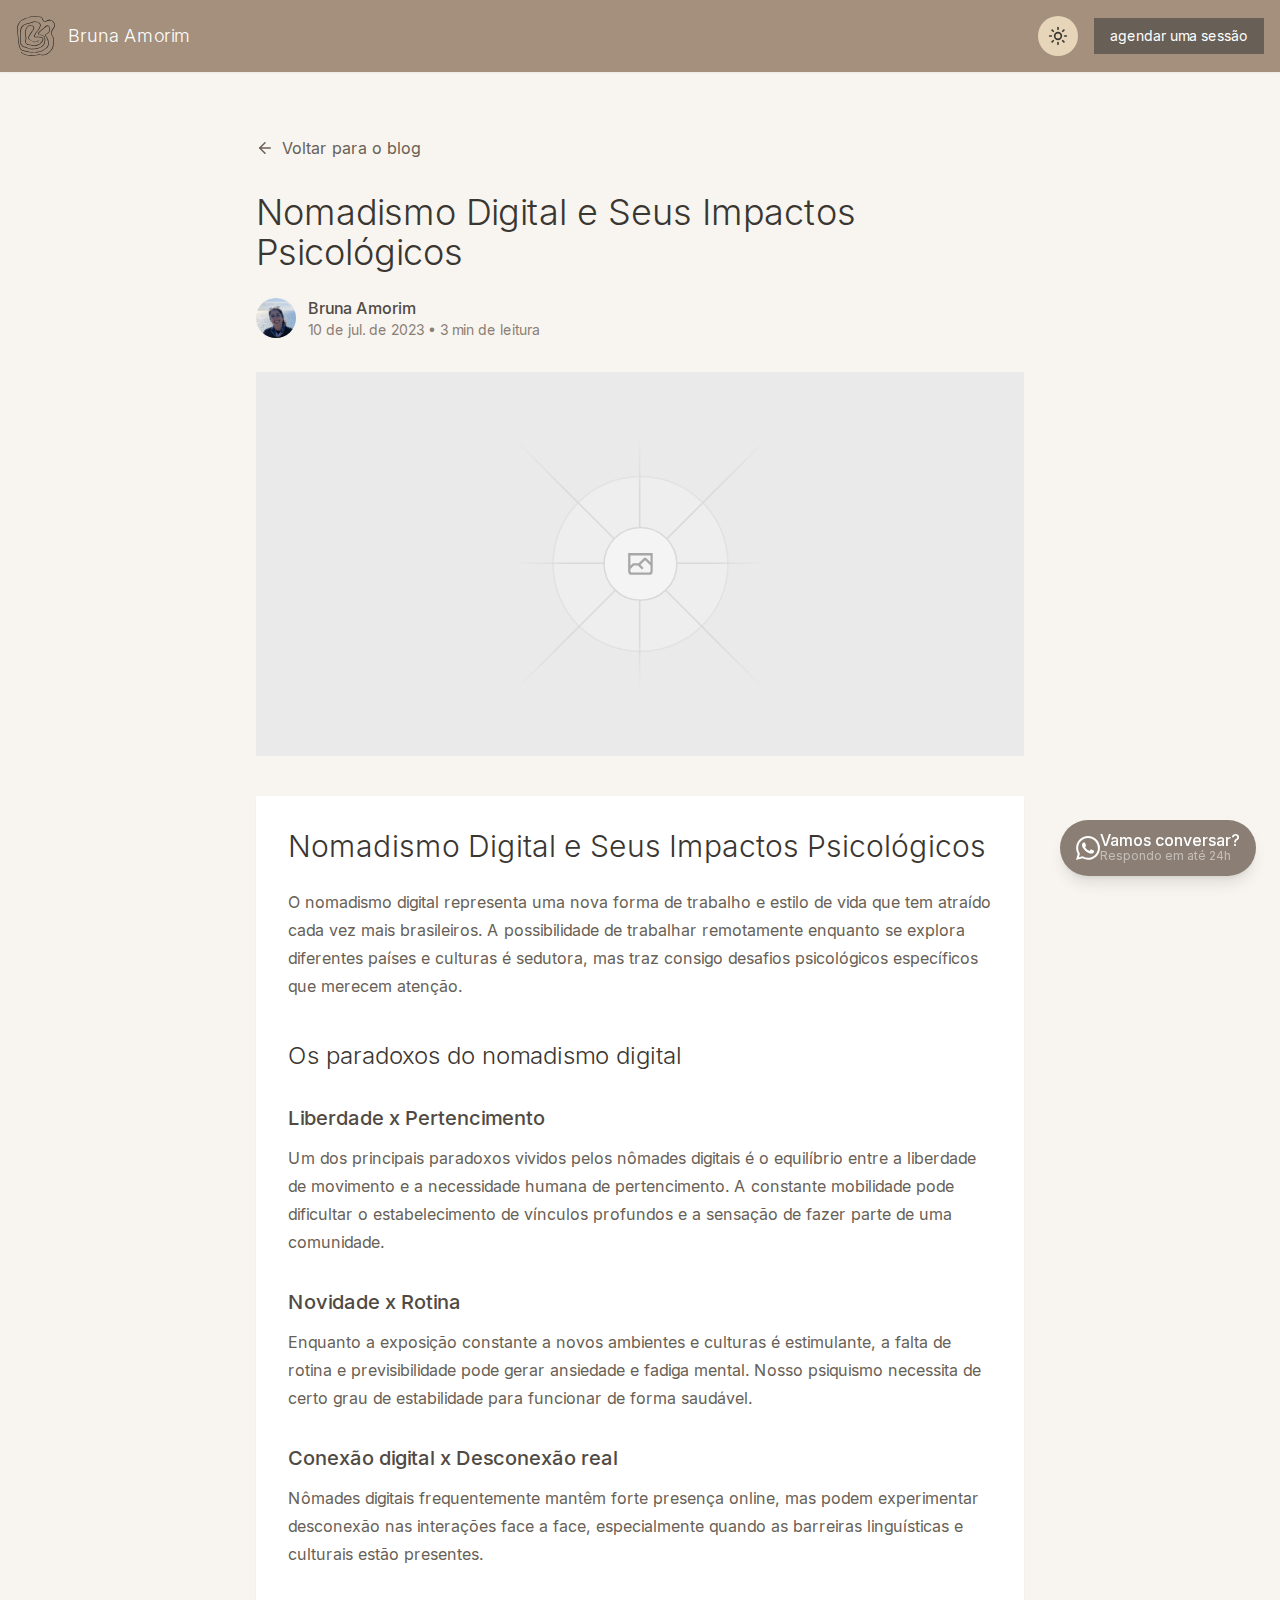
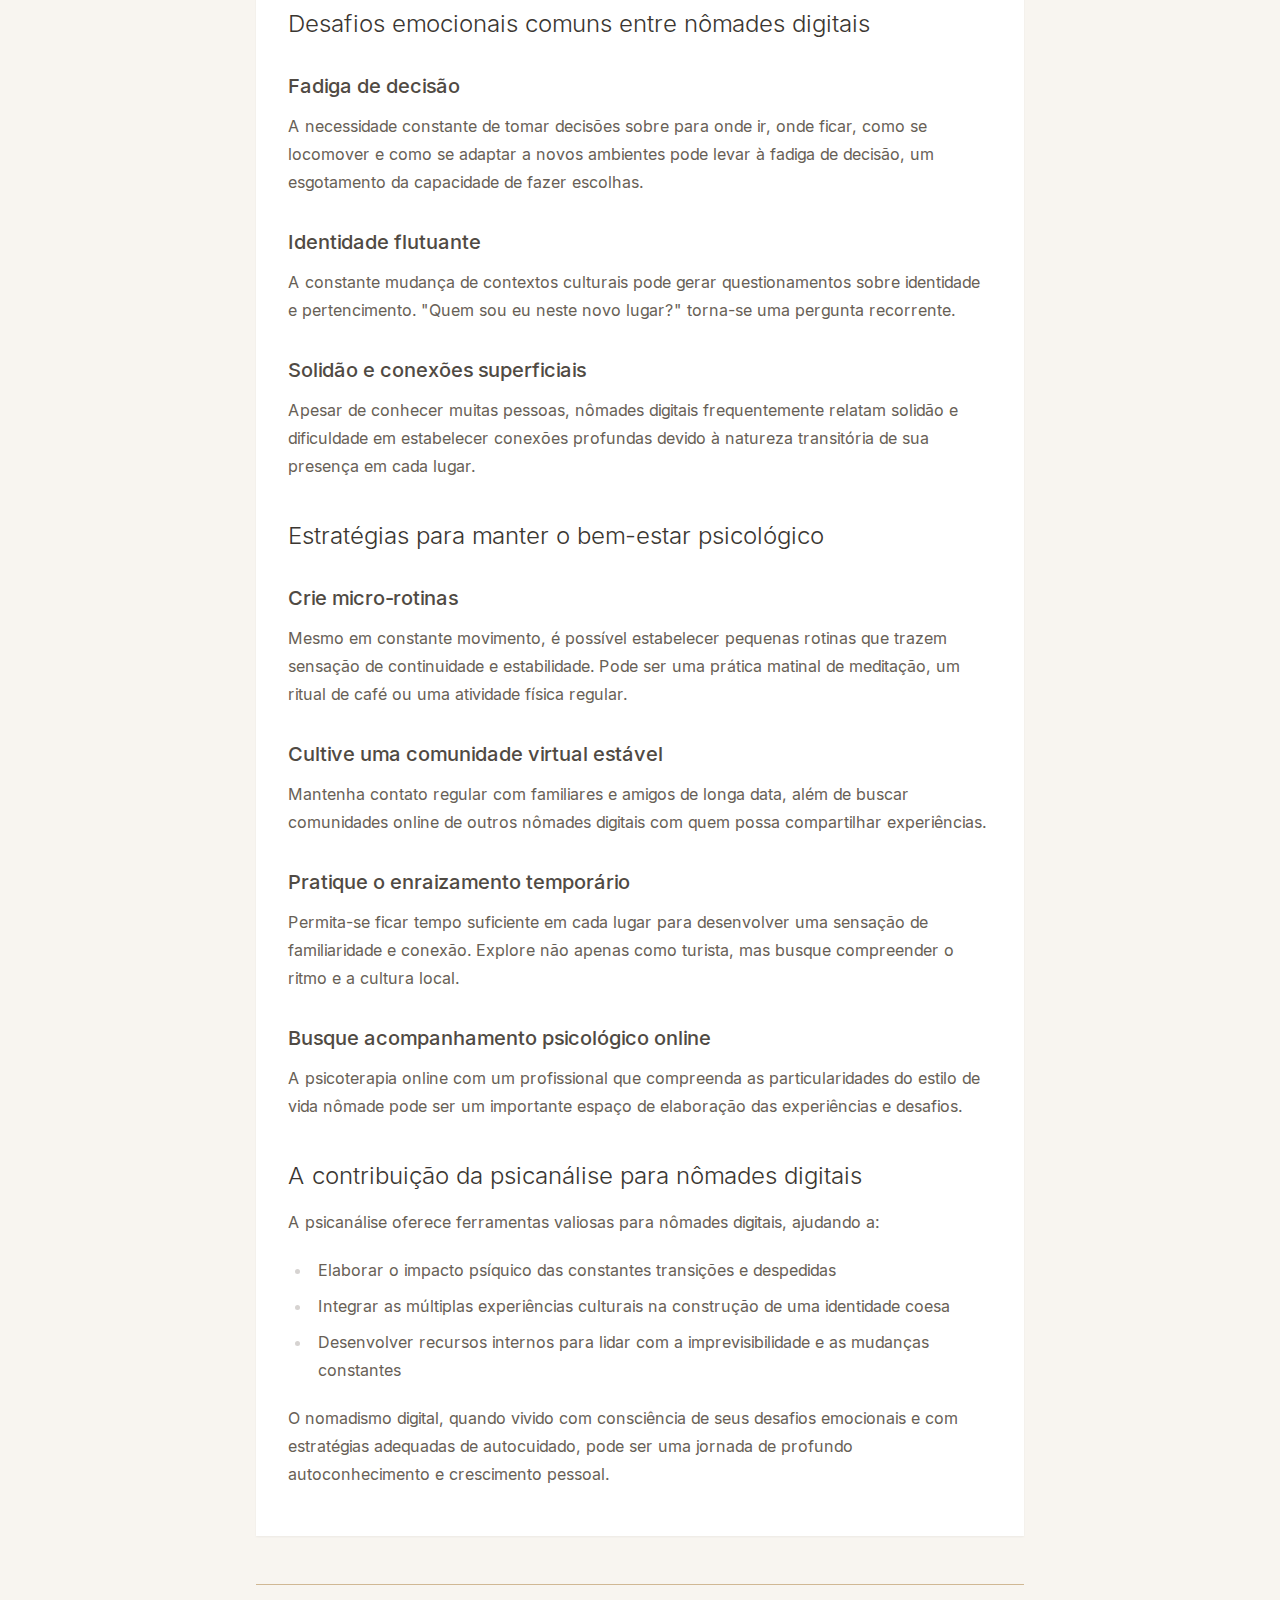
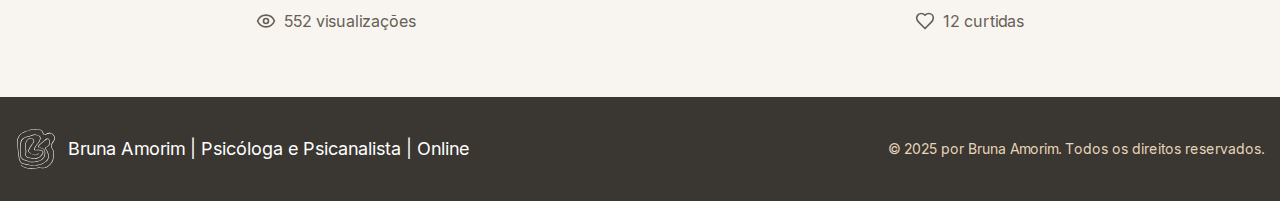
<file: blog/nomadismo-digital.html>
<!DOCTYPE html><html lang="pt-BR" class="scroll-smooth"><head><meta charSet="utf-8"/><meta name="viewport" content="width=device-width, initial-scale=1"/><link rel="preload" href="/_next/static/media/e4af272ccee01ff0-s.p.woff2" as="font" crossorigin="" type="font/woff2"/><link rel="stylesheet" href="/_next/static/css/931b179cff3131dc.css" data-precedence="next"/><link rel="stylesheet" href="/_next/static/css/1f9e5272c1d85249.css" data-precedence="next"/><link rel="preload" as="script" fetchPriority="low" href="/_next/static/chunks/webpack-61794e3cbe816608.js"/><script src="/_next/static/chunks/4bd1b696-1835fb687222124d.js" async=""></script><script src="/_next/static/chunks/684-570d8851980c3c39.js" async=""></script><script src="/_next/static/chunks/main-app-ee4a753d10ecb245.js" async=""></script><script src="/_next/static/chunks/57-d43dc116d8b746a9.js" async=""></script><script src="/_next/static/chunks/app/layout-d86cf4c7e9bf40a0.js" async=""></script><script async="" src="https://www.googletagmanager.com/gtag/js?id=G-MCVKYS49PM"></script><script src="/_next/static/chunks/820-f99e89aff7ad8578.js" async=""></script><script src="/_next/static/chunks/app/blog/%5Bslug%5D/page-86649edb77c398a0.js" async=""></script><meta name="next-size-adjust" content=""/><title>Bruna Amorim | Psicóloga e Psicanalista</title><meta name="description" content="Atendimento psicanalítico online para brasileiros no exterior. Especializada em auxiliar expatriados e nômades digitais."/><meta name="generator" content="v0.dev"/><script src="/_next/static/chunks/polyfills-42372ed130431b0a.js" noModule=""></script></head><body class="__className_e8ce0c overflow-x-hidden"><script>((e,t,r,n,a,o,i,u)=>{let l=document.documentElement,s=["light","dark"];function c(t){var r;(Array.isArray(e)?e:[e]).forEach(e=>{let r="class"===e,n=r&&o?a.map(e=>o[e]||e):a;r?(l.classList.remove(...n),l.classList.add(o&&o[t]?o[t]:t)):l.setAttribute(e,t)}),r=t,u&&s.includes(r)&&(l.style.colorScheme=r)}if(n)c(n);else try{let e=localStorage.getItem(t)||r,n=i&&"system"===e?window.matchMedia("(prefers-color-scheme: dark)").matches?"dark":"light":e;c(n)}catch(e){}})("class","theme","system",null,["light","dark"],null,true,true)</script><main class="min-h-screen bg-brand-50 dark:bg-brand-800"><header class="py-4 bg-brand-300 dark:bg-brand-600 shadow-sm"><div class="container mx-auto px-4"><div class="flex justify-between items-center"><a class="flex items-center" href="/"><div class="w-10 h-10 mr-3"><img alt="Bruna Amorim Logo" loading="lazy" width="40" height="40" decoding="async" data-nimg="1" class="w-full h-full dark:invert" style="color:transparent" src="/images/logo.svg"/></div><span class="text-lg font-light text-white whitespace-nowrap">Bruna Amorim</span></a><div class="flex items-center gap-4"><button class="w-10 h-10 flex items-center justify-center rounded-full bg-brand-100 dark:bg-brand-700 text-brand-700 dark:text-brand-100 transition-colors" aria-label="Toggle theme"><svg xmlns="http://www.w3.org/2000/svg" width="24" height="24" viewBox="0 0 24 24" fill="none" stroke="currentColor" stroke-width="2" stroke-linecap="round" stroke-linejoin="round" class="lucide lucide-sun h-5 w-5 rotate-0 scale-100 transition-all dark:rotate-90 dark:scale-0"><circle cx="12" cy="12" r="4"></circle><path d="M12 2v2"></path><path d="M12 20v2"></path><path d="m4.93 4.93 1.41 1.41"></path><path d="m17.66 17.66 1.41 1.41"></path><path d="M2 12h2"></path><path d="M20 12h2"></path><path d="m6.34 17.66-1.41 1.41"></path><path d="m19.07 4.93-1.41 1.41"></path></svg><svg xmlns="http://www.w3.org/2000/svg" width="24" height="24" viewBox="0 0 24 24" fill="none" stroke="currentColor" stroke-width="2" stroke-linecap="round" stroke-linejoin="round" class="lucide lucide-moon absolute h-5 w-5 rotate-90 scale-0 transition-all dark:rotate-0 dark:scale-100"><path d="M12 3a6 6 0 0 0 9 9 9 9 0 1 1-9-9Z"></path></svg><span class="sr-only">Toggle theme</span></button><a class="bg-brand-500 hover:bg-brand-600 text-white px-4 py-2 rounded-md text-sm transition-all duration-300 whitespace-nowrap" href="/#contato">agendar uma sessão</a></div></div></div></header><article class="py-16"><div class="container mx-auto px-4"><div class="max-w-3xl mx-auto"><a class="inline-flex items-center text-brand-500 dark:text-brand-300 hover:text-brand-700 dark:hover:text-brand-100 mb-8 transition-colors whitespace-nowrap" href="/blog"><svg xmlns="http://www.w3.org/2000/svg" width="18" height="18" viewBox="0 0 24 24" fill="none" stroke="currentColor" stroke-width="2" stroke-linecap="round" stroke-linejoin="round" class="lucide lucide-arrow-left mr-2"><path d="m12 19-7-7 7-7"></path><path d="M19 12H5"></path></svg>Voltar para o blog</a><h1 class="text-4xl font-light text-brand-700 dark:text-brand-100 mb-6">Nomadismo Digital e Seus Impactos Psicológicos</h1><div class="flex items-center mb-8"><div class="w-10 h-10 rounded-full overflow-hidden mr-3"><img alt="Bruna Amorim" loading="lazy" width="40" height="40" decoding="async" data-nimg="1" class="object-cover" style="color:transparent" src="/images/profile-small.jpg"/></div><div><p class="font-medium text-brand-600 dark:text-brand-200 whitespace-nowrap">Bruna Amorim</p><p class="text-sm text-brand-400 dark:text-brand-300 whitespace-nowrap">10 de jul. de 2023<!-- --> • <!-- -->3<!-- --> min de leitura</p></div></div><div class="relative h-96 w-full mb-10"><img alt="Nomadismo Digital e Seus Impactos Psicológicos" loading="lazy" decoding="async" data-nimg="fill" class="object-cover rounded-lg" style="position:absolute;height:100%;width:100%;left:0;top:0;right:0;bottom:0;color:transparent" src="/placeholder.svg?height=600&amp;width=800"/></div><div class="prose prose-stone dark:prose-invert max-w-none bg-white dark:bg-brand-700 p-8 rounded-lg shadow-sm"><h1>Nomadismo Digital e Seus Impactos Psicológicos</h1>
<p>O nomadismo digital representa uma nova forma de trabalho e estilo de vida que tem atraído cada vez mais brasileiros. A possibilidade de trabalhar remotamente enquanto se explora diferentes países e culturas é sedutora, mas traz consigo desafios psicológicos específicos que merecem atenção.</p>
<h2>Os paradoxos do nomadismo digital</h2>
<h3>Liberdade x Pertencimento</h3>
<p>Um dos principais paradoxos vividos pelos nômades digitais é o equilíbrio entre a liberdade de movimento e a necessidade humana de pertencimento. A constante mobilidade pode dificultar o estabelecimento de vínculos profundos e a sensação de fazer parte de uma comunidade.</p>
<h3>Novidade x Rotina</h3>
<p>Enquanto a exposição constante a novos ambientes e culturas é estimulante, a falta de rotina e previsibilidade pode gerar ansiedade e fadiga mental. Nosso psiquismo necessita de certo grau de estabilidade para funcionar de forma saudável.</p>
<h3>Conexão digital x Desconexão real</h3>
<p>Nômades digitais frequentemente mantêm forte presença online, mas podem experimentar desconexão nas interações face a face, especialmente quando as barreiras linguísticas e culturais estão presentes.</p>
<h2>Desafios emocionais comuns entre nômades digitais</h2>
<h3>Fadiga de decisão</h3>
<p>A necessidade constante de tomar decisões sobre para onde ir, onde ficar, como se locomover e como se adaptar a novos ambientes pode levar à fadiga de decisão, um esgotamento da capacidade de fazer escolhas.</p>
<h3>Identidade flutuante</h3>
<p>A constante mudança de contextos culturais pode gerar questionamentos sobre identidade e pertencimento. &quot;Quem sou eu neste novo lugar?&quot; torna-se uma pergunta recorrente.</p>
<h3>Solidão e conexões superficiais</h3>
<p>Apesar de conhecer muitas pessoas, nômades digitais frequentemente relatam solidão e dificuldade em estabelecer conexões profundas devido à natureza transitória de sua presença em cada lugar.</p>
<h2>Estratégias para manter o bem-estar psicológico</h2>
<h3>Crie micro-rotinas</h3>
<p>Mesmo em constante movimento, é possível estabelecer pequenas rotinas que trazem sensação de continuidade e estabilidade. Pode ser uma prática matinal de meditação, um ritual de café ou uma atividade física regular.</p>
<h3>Cultive uma comunidade virtual estável</h3>
<p>Mantenha contato regular com familiares e amigos de longa data, além de buscar comunidades online de outros nômades digitais com quem possa compartilhar experiências.</p>
<h3>Pratique o enraizamento temporário</h3>
<p>Permita-se ficar tempo suficiente em cada lugar para desenvolver uma sensação de familiaridade e conexão. Explore não apenas como turista, mas busque compreender o ritmo e a cultura local.</p>
<h3>Busque acompanhamento psicológico online</h3>
<p>A psicoterapia online com um profissional que compreenda as particularidades do estilo de vida nômade pode ser um importante espaço de elaboração das experiências e desafios.</p>
<h2>A contribuição da psicanálise para nômades digitais</h2>
<p>A psicanálise oferece ferramentas valiosas para nômades digitais, ajudando a:</p>
<ul>
<li>Elaborar o impacto psíquico das constantes transições e despedidas</li>
<li>Integrar as múltiplas experiências culturais na construção de uma identidade coesa</li>
<li>Desenvolver recursos internos para lidar com a imprevisibilidade e as mudanças constantes</li>
</ul>
<p>O nomadismo digital, quando vivido com consciência de seus desafios emocionais e com estratégias adequadas de autocuidado, pode ser uma jornada de profundo autoconhecimento e crescimento pessoal.</p></div><div class="flex justify-between items-center mt-12 pt-6 border-t border-brand-200 dark:border-brand-600"><div class="flex items-center text-brand-500 dark:text-brand-300 whitespace-nowrap"><svg xmlns="http://www.w3.org/2000/svg" width="20" height="20" viewBox="0 0 24 24" fill="none" stroke="currentColor" stroke-width="2" stroke-linecap="round" stroke-linejoin="round" class="lucide lucide-eye mr-2"><path d="M2.062 12.348a1 1 0 0 1 0-.696 10.75 10.75 0 0 1 19.876 0 1 1 0 0 1 0 .696 10.75 10.75 0 0 1-19.876 0"></path><circle cx="12" cy="12" r="3"></circle></svg><span>552<!-- --> visualizações</span></div><div class="flex items-center text-brand-500 dark:text-brand-300 whitespace-nowrap"><svg xmlns="http://www.w3.org/2000/svg" width="20" height="20" viewBox="0 0 24 24" fill="none" stroke="currentColor" stroke-width="2" stroke-linecap="round" stroke-linejoin="round" class="lucide lucide-heart mr-2"><path d="M19 14c1.49-1.46 3-3.21 3-5.5A5.5 5.5 0 0 0 16.5 3c-1.76 0-3 .5-4.5 2-1.5-1.5-2.74-2-4.5-2A5.5 5.5 0 0 0 2 8.5c0 2.3 1.5 4.05 3 5.5l7 7Z"></path></svg><span>12<!-- --> curtidas</span></div></div></div></div></article><footer class="py-8 bg-brand-700 dark:bg-brand-900 text-white"><div class="container mx-auto px-4"><div class="flex flex-col md:flex-row justify-between items-center"><div class="flex items-center mb-4 md:mb-0"><div class="w-10 h-10 mr-3"><img alt="Bruna Amorim Logo" loading="lazy" width="40" height="40" decoding="async" data-nimg="1" class="w-full h-full" style="color:transparent" src="/images/logo-white.svg"/></div><span class="text-lg whitespace-nowrap">Bruna Amorim | Psicóloga e Psicanalista | Online</span></div><div class="text-sm text-brand-100">© <!-- -->2025<!-- --> por Bruna Amorim. Todos os direitos reservados.</div></div></div></footer></main><div class="fixed bottom-6 right-6 z-50"><div class="group relative"><div class="absolute bottom-full mb-2 opacity-0 group-hover:opacity-100 transition-opacity duration-200 pointer-events-none"><div class="rounded text-xs text-center text-balance text-brand-500 dark:text-brand-300 bg-white dark:bg-brand-800 px-3 py-1 rounded-md shadow-sm"><p class="hidden md:inline ml-1 text-balance ">Descubra se meu atendimento é para você</p></div></div><a target="_blank" rel="noopener noreferrer" class="flex justify-center items-center min-w-14 ml-auto bg-[#8B7E74] hover:bg-[#8H807H] text-white shadow-lg transition-all duration-300 group rounded-full px-4 py-3" href="https://wa.me/5511999999999?text=Olá!%20Gostaria%20de%20saber%20mais%20sobre%20seu%20atendimento%20online."><svg xmlns="http://www.w3.org/2000/svg" width="24" height="24" viewBox="0 0 24 24" fill="currentColor" class="group-hover:animate-pulse"><path d="M17.472 14.382c-.297-.149-1.758-.867-2.03-.967-.273-.099-.471-.148-.67.15-.197.297-.767.966-.94 1.164-.173.199-.347.223-.644.075-.297-.15-1.255-.463-2.39-1.475-.883-.788-1.48-1.761-1.653-2.059-.173-.297-.018-.458.13-.606.134-.133.298-.347.446-.52.149-.174.198-.298.298-.497.099-.198.05-.371-.025-.52-.075-.149-.669-1.612-.916-2.207-.242-.579-.487-.5-.669-.51-.173-.008-.371-.01-.57-.01-.198 0-.52.074-.792.372-.272.297-1.04 1.016-1.04 2.479 0 1.462 1.065 2.875 1.213 3.074.149.198 2.096 3.2 5.077 4.487.709.306 1.262.489 1.694.625.712.227 1.36.195 1.871.118.571-.085 1.758-.719 2.006-1.413.248-.694.248-1.289.173-1.413-.074-.124-.272-.198-.57-.347m-5.421 7.403h-.004a9.87 9.87 0 01-5.031-1.378l-.361-.214-3.741.982.998-3.648-.235-.374a9.86 9.86 0 01-1.51-5.26c.001-5.45 4.436-9.884 9.888-9.884 2.64 0 5.122 1.03 6.988 2.898a9.825 9.825 0 012.893 6.994c-.003 5.45-4.437 9.884-9.885 9.884m8.413-18.297A11.815 11.815 0 0012.05 0C5.495 0 .16 5.335.157 11.892c0 2.096.547 4.142 1.588 5.945L.057 24l6.305-1.654a11.882 11.882 0 005.683 1.448h.005c6.554 0 11.89-5.335 11.893-11.893a11.821 11.821 0 00-3.48-8.413z"></path></svg><div class="leading-none transition-all duration-300 overflow-hidden whitespace-nowrap w-auto opacity-100"><span class="font-medium">Vamos conversar?</span><p class="text-xs opacity-50">Respondo em até 24h</p></div></a></div></div><script src="/_next/static/chunks/webpack-61794e3cbe816608.js" async=""></script><script>(self.__next_f=self.__next_f||[]).push([0])</script><script>self.__next_f.push([1,"1:\"$Sreact.fragment\"\n2:I[9243,[\"57\",\"static/chunks/57-d43dc116d8b746a9.js\",\"177\",\"static/chunks/app/layout-d86cf4c7e9bf40a0.js\"],\"\"]\n3:I[9304,[\"57\",\"static/chunks/57-d43dc116d8b746a9.js\",\"177\",\"static/chunks/app/layout-d86cf4c7e9bf40a0.js\"],\"ThemeProvider\"]\n4:I[7555,[],\"\"]\n5:I[1295,[],\"\"]\n6:I[2782,[\"57\",\"static/chunks/57-d43dc116d8b746a9.js\",\"177\",\"static/chunks/app/layout-d86cf4c7e9bf40a0.js\"],\"default\"]\n8:I[9665,[],\"OutletBoundary\"]\nb:I[9665,[],\"ViewportBoundary\"]\nd:I[9665,[],\"MetadataBoundary\"]\nf:I[6614,[],\"\"]\n:HL[\"/_next/static/media/e4af272ccee01ff0-s.p.woff2\",\"font\",{\"crossOrigin\":\"\",\"type\":\"font/woff2\"}]\n:HL[\"/_next/static/css/931b179cff3131dc.css\",\"style\"]\n:HL[\"/_next/static/css/1f9e5272c1d85249.css\",\"style\"]\n"])</script><script>self.__next_f.push([1,"0:{\"P\":null,\"b\":\"6u9IGcOYKQtKna9CPcHyl\",\"p\":\"\",\"c\":[\"\",\"blog\",\"nomadismo-digital\"],\"i\":false,\"f\":[[[\"\",{\"children\":[\"blog\",{\"children\":[[\"slug\",\"nomadismo-digital\",\"d\"],{\"children\":[\"__PAGE__\",{}]}]}]},\"$undefined\",\"$undefined\",true],[\"\",[\"$\",\"$1\",\"c\",{\"children\":[[[\"$\",\"link\",\"0\",{\"rel\":\"stylesheet\",\"href\":\"/_next/static/css/931b179cff3131dc.css\",\"precedence\":\"next\",\"crossOrigin\":\"$undefined\",\"nonce\":\"$undefined\"}],[\"$\",\"link\",\"1\",{\"rel\":\"stylesheet\",\"href\":\"/_next/static/css/1f9e5272c1d85249.css\",\"precedence\":\"next\",\"crossOrigin\":\"$undefined\",\"nonce\":\"$undefined\"}]],[\"$\",\"html\",null,{\"lang\":\"pt-BR\",\"className\":\"scroll-smooth\",\"children\":[[\"$\",\"script\",null,{\"async\":true,\"src\":\"https://www.googletagmanager.com/gtag/js?id=G-MCVKYS49PM\"}],[\"$\",\"body\",null,{\"className\":\"__className_e8ce0c overflow-x-hidden\",\"children\":[[\"$\",\"$L2\",null,{\"src\":\"https://www.googletagmanager.com/gtag/js?id=G-MCVKYS49PM\",\"strategy\":\"afterInteractive\"}],[\"$\",\"$L2\",null,{\"id\":\"google-analytics\",\"strategy\":\"afterInteractive\",\"children\":\"\\n            window.dataLayer = window.dataLayer || [];\\n            function gtag(){dataLayer.push(arguments);}\\n            gtag('js', new Date());\\n            gtag('config', 'G-MCVKYS49PM');\\n          \"}],[\"$\",\"$L3\",null,{\"attribute\":\"class\",\"defaultTheme\":\"system\",\"enableSystem\":true,\"disableTransitionOnChange\":true,\"children\":[[\"$\",\"$L4\",null,{\"parallelRouterKey\":\"children\",\"error\":\"$undefined\",\"errorStyles\":\"$undefined\",\"errorScripts\":\"$undefined\",\"template\":[\"$\",\"$L5\",null,{}],\"templateStyles\":\"$undefined\",\"templateScripts\":\"$undefined\",\"notFound\":[[[\"$\",\"title\",null,{\"children\":\"404: This page could not be found.\"}],[\"$\",\"div\",null,{\"style\":{\"fontFamily\":\"system-ui,\\\"Segoe UI\\\",Roboto,Helvetica,Arial,sans-serif,\\\"Apple Color Emoji\\\",\\\"Segoe UI Emoji\\\"\",\"height\":\"100vh\",\"textAlign\":\"center\",\"display\":\"flex\",\"flexDirection\":\"column\",\"alignItems\":\"center\",\"justifyContent\":\"center\"},\"children\":[\"$\",\"div\",null,{\"children\":[[\"$\",\"style\",null,{\"dangerouslySetInnerHTML\":{\"__html\":\"body{color:#000;background:#fff;margin:0}.next-error-h1{border-right:1px solid rgba(0,0,0,.3)}@media (prefers-color-scheme:dark){body{color:#fff;background:#000}.next-error-h1{border-right:1px solid rgba(255,255,255,.3)}}\"}}],[\"$\",\"h1\",null,{\"className\":\"next-error-h1\",\"style\":{\"display\":\"inline-block\",\"margin\":\"0 20px 0 0\",\"padding\":\"0 23px 0 0\",\"fontSize\":24,\"fontWeight\":500,\"verticalAlign\":\"top\",\"lineHeight\":\"49px\"},\"children\":404}],[\"$\",\"div\",null,{\"style\":{\"display\":\"inline-block\"},\"children\":[\"$\",\"h2\",null,{\"style\":{\"fontSize\":14,\"fontWeight\":400,\"lineHeight\":\"49px\",\"margin\":0},\"children\":\"This page could not be found.\"}]}]]}]}]],[]],\"forbidden\":\"$undefined\",\"unauthorized\":\"$undefined\"}],[\"$\",\"$L6\",null,{}]]}]]}]]}]]}],{\"children\":[\"blog\",[\"$\",\"$1\",\"c\",{\"children\":[null,[\"$\",\"$L4\",null,{\"parallelRouterKey\":\"children\",\"error\":\"$undefined\",\"errorStyles\":\"$undefined\",\"errorScripts\":\"$undefined\",\"template\":[\"$\",\"$L5\",null,{}],\"templateStyles\":\"$undefined\",\"templateScripts\":\"$undefined\",\"notFound\":\"$undefined\",\"forbidden\":\"$undefined\",\"unauthorized\":\"$undefined\"}]]}],{\"children\":[[\"slug\",\"nomadismo-digital\",\"d\"],[\"$\",\"$1\",\"c\",{\"children\":[null,[\"$\",\"$L4\",null,{\"parallelRouterKey\":\"children\",\"error\":\"$undefined\",\"errorStyles\":\"$undefined\",\"errorScripts\":\"$undefined\",\"template\":[\"$\",\"$L5\",null,{}],\"templateStyles\":\"$undefined\",\"templateScripts\":\"$undefined\",\"notFound\":\"$undefined\",\"forbidden\":\"$undefined\",\"unauthorized\":\"$undefined\"}]]}],{\"children\":[\"__PAGE__\",[\"$\",\"$1\",\"c\",{\"children\":[\"$L7\",\"$undefined\",null,[\"$\",\"$L8\",null,{\"children\":[\"$L9\",\"$La\",null]}]]}],{},null,false]},null,false]},null,false]},null,false],[\"$\",\"$1\",\"h\",{\"children\":[null,[\"$\",\"$1\",\"OKk5QDWRYm4kJyzbH2_ry\",{\"children\":[[\"$\",\"$Lb\",null,{\"children\":\"$Lc\"}],[\"$\",\"meta\",null,{\"name\":\"next-size-adjust\",\"content\":\"\"}]]}],[\"$\",\"$Ld\",null,{\"children\":\"$Le\"}]]}],false]],\"m\":\"$undefined\",\"G\":[\"$f\",\"$undefined\"],\"s\":false,\"S\":true}\n"])</script><script>self.__next_f.push([1,"10:I[6874,[\"57\",\"static/chunks/57-d43dc116d8b746a9.js\",\"820\",\"static/chunks/820-f99e89aff7ad8578.js\",\"953\",\"static/chunks/app/blog/%5Bslug%5D/page-86649edb77c398a0.js\"],\"\"]\n11:I[3063,[\"57\",\"static/chunks/57-d43dc116d8b746a9.js\",\"820\",\"static/chunks/820-f99e89aff7ad8578.js\",\"953\",\"static/chunks/app/blog/%5Bslug%5D/page-86649edb77c398a0.js\"],\"Image\"]\n12:I[7971,[\"57\",\"static/chunks/57-d43dc116d8b746a9.js\",\"820\",\"static/chunks/820-f99e89aff7ad8578.js\",\"953\",\"static/chunks/app/blog/%5Bslug%5D/page-86649edb77c398a0.js\"],\"ThemeToggle\"]\n"])</script><script>self.__next_f.push([1,"7:[\"$\",\"main\",null,{\"className\":\"min-h-screen bg-brand-50 dark:bg-brand-800\",\"children\":[[\"$\",\"header\",null,{\"className\":\"py-4 bg-brand-300 dark:bg-brand-600 shadow-sm\",\"children\":[\"$\",\"div\",null,{\"className\":\"container mx-auto px-4\",\"children\":[\"$\",\"div\",null,{\"className\":\"flex justify-between items-center\",\"children\":[[\"$\",\"$L10\",null,{\"href\":\"/\",\"className\":\"flex items-center\",\"children\":[[\"$\",\"div\",null,{\"className\":\"w-10 h-10 mr-3\",\"children\":[\"$\",\"$L11\",null,{\"src\":\"/images/logo.svg\",\"alt\":\"Bruna Amorim Logo\",\"width\":40,\"height\":40,\"className\":\"w-full h-full dark:invert\"}]}],[\"$\",\"span\",null,{\"className\":\"text-lg font-light text-white whitespace-nowrap\",\"children\":\"Bruna Amorim\"}]]}],[\"$\",\"div\",null,{\"className\":\"flex items-center gap-4\",\"children\":[[\"$\",\"$L12\",null,{}],[\"$\",\"$L10\",null,{\"href\":\"/#contato\",\"className\":\"bg-brand-500 hover:bg-brand-600 text-white px-4 py-2 rounded-md text-sm transition-all duration-300 whitespace-nowrap\",\"children\":\"agendar uma sessão\"}]]}]]}]}]}],[\"$\",\"article\",null,{\"className\":\"py-16\",\"children\":[\"$\",\"div\",null,{\"className\":\"container mx-auto px-4\",\"children\":[\"$\",\"div\",null,{\"className\":\"max-w-3xl mx-auto\",\"children\":[[\"$\",\"$L10\",null,{\"href\":\"/blog\",\"className\":\"inline-flex items-center text-brand-500 dark:text-brand-300 hover:text-brand-700 dark:hover:text-brand-100 mb-8 transition-colors whitespace-nowrap\",\"children\":[[\"$\",\"svg\",null,{\"ref\":\"$undefined\",\"xmlns\":\"http://www.w3.org/2000/svg\",\"width\":18,\"height\":18,\"viewBox\":\"0 0 24 24\",\"fill\":\"none\",\"stroke\":\"currentColor\",\"strokeWidth\":2,\"strokeLinecap\":\"round\",\"strokeLinejoin\":\"round\",\"className\":\"lucide lucide-arrow-left mr-2\",\"children\":[[\"$\",\"path\",\"1l729n\",{\"d\":\"m12 19-7-7 7-7\"}],[\"$\",\"path\",\"x3x0zl\",{\"d\":\"M19 12H5\"}],\"$undefined\"]}],\"Voltar para o blog\"]}],[\"$\",\"h1\",null,{\"className\":\"text-4xl font-light text-brand-700 dark:text-brand-100 mb-6\",\"children\":\"Nomadismo Digital e Seus Impactos Psicológicos\"}],[\"$\",\"div\",null,{\"className\":\"flex items-center mb-8\",\"children\":[[\"$\",\"div\",null,{\"className\":\"w-10 h-10 rounded-full overflow-hidden mr-3\",\"children\":[\"$\",\"$L11\",null,{\"src\":\"/images/profile-small.jpg\",\"alt\":\"Bruna Amorim\",\"width\":40,\"height\":40,\"className\":\"object-cover\"}]}],[\"$\",\"div\",null,{\"children\":[[\"$\",\"p\",null,{\"className\":\"font-medium text-brand-600 dark:text-brand-200 whitespace-nowrap\",\"children\":\"Bruna Amorim\"}],[\"$\",\"p\",null,{\"className\":\"text-sm text-brand-400 dark:text-brand-300 whitespace-nowrap\",\"children\":[\"10 de jul. de 2023\",\" • \",\"3\",\" min de leitura\"]}]]}]]}],[\"$\",\"div\",null,{\"className\":\"relative h-96 w-full mb-10\",\"children\":[\"$\",\"$L11\",null,{\"src\":\"/placeholder.svg?height=600\u0026width=800\",\"alt\":\"Nomadismo Digital e Seus Impactos Psicológicos\",\"fill\":true,\"className\":\"object-cover rounded-lg\"}]}],[\"$\",\"div\",null,{\"className\":\"prose prose-stone dark:prose-invert max-w-none bg-white dark:bg-brand-700 p-8 rounded-lg shadow-sm\",\"children\":\"$L13\"}],[\"$\",\"div\",null,{\"className\":\"flex justify-between items-center mt-12 pt-6 border-t border-brand-200 dark:border-brand-600\",\"children\":[[\"$\",\"div\",null,{\"className\":\"flex items-center text-brand-500 dark:text-brand-300 whitespace-nowrap\",\"children\":[[\"$\",\"svg\",null,{\"ref\":\"$undefined\",\"xmlns\":\"http://www.w3.org/2000/svg\",\"width\":20,\"height\":20,\"viewBox\":\"0 0 24 24\",\"fill\":\"none\",\"stroke\":\"currentColor\",\"strokeWidth\":2,\"strokeLinecap\":\"round\",\"strokeLinejoin\":\"round\",\"className\":\"lucide lucide-eye mr-2\",\"children\":[[\"$\",\"path\",\"1nclc0\",{\"d\":\"M2.062 12.348a1 1 0 0 1 0-.696 10.75 10.75 0 0 1 19.876 0 1 1 0 0 1 0 .696 10.75 10.75 0 0 1-19.876 0\"}],[\"$\",\"circle\",\"1v7zrd\",{\"cx\":\"12\",\"cy\":\"12\",\"r\":\"3\"}],\"$undefined\"]}],[\"$\",\"span\",null,{\"children\":[552,\" visualizações\"]}]]}],[\"$\",\"div\",null,{\"className\":\"flex items-center text-brand-500 dark:text-brand-300 whitespace-nowrap\",\"children\":[[\"$\",\"svg\",null,{\"ref\":\"$undefined\",\"xmlns\":\"http://www.w3.org/2000/svg\",\"width\":20,\"height\":20,\"viewBox\":\"0 0 24 24\",\"fill\":\"none\",\"stroke\":\"currentColor\",\"strokeWidth\":2,\"strokeLinecap\":\"round\",\"strokeLinejoin\":\"round\",\"className\":\"lucide lucide-heart mr-2\",\"children\":[[\"$\",\"path\",\"c3ymky\",{\"d\":\"M19 14c1.49-1.46 3-3.21 3-5.5A5.5 5.5 0 0 0 16.5 3c-1.76 0-3 .5-4.5 2-1.5-1.5-2.74-2-4.5-2A5.5 5.5 0 0 0 2 8.5c0 2.3 1.5 4.05 3 5.5l7 7Z\"}],\"$undefined\"]}],[\"$\",\"span\",null,{\"children\":[12,\" curtidas\"]}]]}]]}]]}]}]}],[\"$\",\"footer\",null,{\"className\":\"py-8 bg-brand-700 dark:bg-brand-900 text-white\",\"children\":[\"$\",\"div\",null,{\"className\":\"container mx-auto px-4\",\"children\":[\"$\",\"div\",null,{\"className\":\"flex flex-col md:flex-row justify-between items-center\",\"children\":[[\"$\",\"div\",null,{\"className\":\"flex items-center mb-4 md:mb-0\",\"children\":[[\"$\",\"div\",null,{\"className\":\"w-10 h-10 mr-3\",\"children\":[\"$\",\"$L11\",null,{\"src\":\"/images/logo-white.svg\",\"alt\":\"Bruna Amorim Logo\",\"width\":40,\"height\":40,\"className\":\"w-full h-full\"}]}],[\"$\",\"span\",null,{\"className\":\"text-lg whitespace-nowrap\",\"children\":\"Bruna Amorim | Psicóloga e Psicanalista | Online\"}]]}],[\"$\",\"div\",null,{\"className\":\"text-sm text-brand-100\",\"children\":[\"© \",2025,\" por Bruna Amorim. Todos os direitos reservados.\"]}]]}]}]}]]}]\n"])</script><script>self.__next_f.push([1,"13:[[\"$\",\"h1\",null,{\"children\":\"Nomadismo Digital e Seus Impactos Psicológicos\"}],\"\\n\",[\"$\",\"p\",null,{\"children\":\"O nomadismo digital representa uma nova forma de trabalho e estilo de vida que tem atraído cada vez mais brasileiros. A possibilidade de trabalhar remotamente enquanto se explora diferentes países e culturas é sedutora, mas traz consigo desafios psicológicos específicos que merecem atenção.\"}],\"\\n\",[\"$\",\"h2\",null,{\"children\":\"Os paradoxos do nomadismo digital\"}],\"\\n\",[\"$\",\"h3\",null,{\"children\":\"Liberdade x Pertencimento\"}],\"\\n\",[\"$\",\"p\",null,{\"children\":\"Um dos principais paradoxos vividos pelos nômades digitais é o equilíbrio entre a liberdade de movimento e a necessidade humana de pertencimento. A constante mobilidade pode dificultar o estabelecimento de vínculos profundos e a sensação de fazer parte de uma comunidade.\"}],\"\\n\",[\"$\",\"h3\",null,{\"children\":\"Novidade x Rotina\"}],\"\\n\",[\"$\",\"p\",null,{\"children\":\"Enquanto a exposição constante a novos ambientes e culturas é estimulante, a falta de rotina e previsibilidade pode gerar ansiedade e fadiga mental. Nosso psiquismo necessita de certo grau de estabilidade para funcionar de forma saudável.\"}],\"\\n\",[\"$\",\"h3\",null,{\"children\":\"Conexão digital x Desconexão real\"}],\"\\n\",[\"$\",\"p\",null,{\"children\":\"Nômades digitais frequentemente mantêm forte presença online, mas podem experimentar desconexão nas interações face a face, especialmente quando as barreiras linguísticas e culturais estão presentes.\"}],\"\\n\",[\"$\",\"h2\",null,{\"children\":\"Desafios emocionais comuns entre nômades digitais\"}],\"\\n\",[\"$\",\"h3\",null,{\"children\":\"Fadiga de decisão\"}],\"\\n\",[\"$\",\"p\",null,{\"children\":\"A necessidade constante de tomar decisões sobre para onde ir, onde ficar, como se locomover e como se adaptar a novos ambientes pode levar à fadiga de decisão, um esgotamento da capacidade de fazer escolhas.\"}],\"\\n\",[\"$\",\"h3\",null,{\"children\":\"Identidade flutuante\"}],\"\\n\",[\"$\",\"p\",null,{\"children\":\"A constante mudança de contextos culturais pode gerar questionamentos sobre identidade e pertencimento. \\\"Quem sou eu neste novo lugar?\\\" torna-se uma pergunta recorrente.\"}],\"\\n\",[\"$\",\"h3\",null,{\"children\":\"Solidão e conexões superficiais\"}],\"\\n\",[\"$\",\"p\",null,{\"children\":\"Apesar de conhecer muitas pessoas, nômades digitais frequentemente relatam solidão e dificuldade em estabelecer conexões profundas devido à natureza transitória de sua presença em cada lugar.\"}],\"\\n\",[\"$\",\"h2\",null,{\"children\":\"Estratégias para manter o bem-estar psicológico\"}],\"\\n\",[\"$\",\"h3\",null,{\"children\":\"Crie micro-rotinas\"}],\"\\n\",[\"$\",\"p\",null,{\"children\":\"Mesmo em constante movimento, é possível estabelecer pequenas rotinas que trazem sensação de continuidade e estabilidade. Pode ser uma prática matinal de meditação, um ritual de café ou uma atividade física regular.\"}],\"\\n\",[\"$\",\"h3\",null,{\"children\":\"Cultive uma comunidade virtual estável\"}],\"\\n\",[\"$\",\"p\",null,{\"children\":\"Mantenha contato regular com familiares e amigos de longa data, além de buscar comunidades online de outros nômades digitais com quem possa compartilhar experiências.\"}],\"\\n\",[\"$\",\"h3\",null,{\"children\":\"Pratique o enraizamento temporário\"}],\"\\n\",[\"$\",\"p\",null,{\"children\":\"Permita-se ficar tempo suficiente em cada lugar para desenvolver uma sensação de familiaridade e conexão. Explore não apenas como turista, mas busque compreender o ritmo e a cultura local.\"}],\"\\n\",[\"$\",\"h3\",null,{\"children\":\"Busque acompanhamento psicológico online\"}],\"\\n\",[\"$\",\"p\",null,{\"children\":\"A psicoterapia online com um profissional que compreenda as particularidades do estilo de vida nômade pode ser um importante espaço de elaboração das experiências e desafios.\"}],\"\\n\",[\"$\",\"h2\",null,{\"children\":\"A contribuição da psicanálise para nômades digitais\"}],\"\\n\",[\"$\",\"p\",null,{\"children\":\"A psicanálise oferece ferramentas valiosas para nômades digitais, ajudando a:\"}],\"\\n\",[\"$\",\"ul\",null,{\"children\":[\"\\n\",[\"$\",\"li\",null,{\"children\":\"Elaborar o impacto psíquico das constantes transições e despedidas\"}],\"\\n\",[\"$\",\"li\",null,{\"children\":\"Integrar as múltiplas experiências culturais na construção de uma identidade coesa\"}],\"\\n\",[\"$\",\"li\",null,{\"children\":\"Desenvolver recursos internos para lidar com a imprevisibilidade e as mudanças constantes\"}],\"\\n\"]}],\"\\n\",[\"$\",\"p\",null,{\"children\":\"O nomadismo digital, quando vivido com consciência de seus desafios emocionais e com estratégias adequadas de autocuidado, pode ser uma jornada de profundo autoconhecimento e crescimento pessoal.\"}]]\n"])</script><script>self.__next_f.push([1,"c:[[\"$\",\"meta\",\"0\",{\"charSet\":\"utf-8\"}],[\"$\",\"meta\",\"1\",{\"name\":\"viewport\",\"content\":\"width=device-width, initial-scale=1\"}]]\n9:null\n"])</script><script>self.__next_f.push([1,"a:null\ne:[[\"$\",\"title\",\"0\",{\"children\":\"Bruna Amorim | Psicóloga e Psicanalista\"}],[\"$\",\"meta\",\"1\",{\"name\":\"description\",\"content\":\"Atendimento psicanalítico online para brasileiros no exterior. Especializada em auxiliar expatriados e nômades digitais.\"}],[\"$\",\"meta\",\"2\",{\"name\":\"generator\",\"content\":\"v0.dev\"}]]\n"])</script></body></html>
</file>
<file: _next/static/css/931b179cff3131dc.css>
@font-face{font-family:Inter;font-style:normal;font-weight:100 900;font-display:swap;src:url(/_next/static/media/55c55f0601d81cf3-s.woff2) format("woff2");unicode-range:u+0460-052f,u+1c80-1c8a,u+20b4,u+2de0-2dff,u+a640-a69f,u+fe2e-fe2f}@font-face{font-family:Inter;font-style:normal;font-weight:100 900;font-display:swap;src:url(/_next/static/media/26a46d62cd723877-s.woff2) format("woff2");unicode-range:u+0301,u+0400-045f,u+0490-0491,u+04b0-04b1,u+2116}@font-face{font-family:Inter;font-style:normal;font-weight:100 900;font-display:swap;src:url(/_next/static/media/97e0cb1ae144a2a9-s.woff2) format("woff2");unicode-range:u+1f??}@font-face{font-family:Inter;font-style:normal;font-weight:100 900;font-display:swap;src:url(/_next/static/media/581909926a08bbc8-s.woff2) format("woff2");unicode-range:u+0370-0377,u+037a-037f,u+0384-038a,u+038c,u+038e-03a1,u+03a3-03ff}@font-face{font-family:Inter;font-style:normal;font-weight:100 900;font-display:swap;src:url(/_next/static/media/df0a9ae256c0569c-s.woff2) format("woff2");unicode-range:u+0102-0103,u+0110-0111,u+0128-0129,u+0168-0169,u+01a0-01a1,u+01af-01b0,u+0300-0301,u+0303-0304,u+0308-0309,u+0323,u+0329,u+1ea0-1ef9,u+20ab}@font-face{font-family:Inter;font-style:normal;font-weight:100 900;font-display:swap;src:url(/_next/static/media/8e9860b6e62d6359-s.woff2) format("woff2");unicode-range:u+0100-02ba,u+02bd-02c5,u+02c7-02cc,u+02ce-02d7,u+02dd-02ff,u+0304,u+0308,u+0329,u+1d00-1dbf,u+1e00-1e9f,u+1ef2-1eff,u+2020,u+20a0-20ab,u+20ad-20c0,u+2113,u+2c60-2c7f,u+a720-a7ff}@font-face{font-family:Inter;font-style:normal;font-weight:100 900;font-display:swap;src:url(/_next/static/media/e4af272ccee01ff0-s.p.woff2) format("woff2");unicode-range:u+00??,u+0131,u+0152-0153,u+02bb-02bc,u+02c6,u+02da,u+02dc,u+0304,u+0308,u+0329,u+2000-206f,u+20ac,u+2122,u+2191,u+2193,u+2212,u+2215,u+feff,u+fffd}@font-face{font-family:Inter Fallback;src:local("Arial");ascent-override:90.44%;descent-override:22.52%;line-gap-override:0.00%;size-adjust:107.12%}.__className_e8ce0c{font-family:Inter,Inter Fallback;font-style:normal}
</file>
<file: _next/static/css/1f9e5272c1d85249.css>
*,:after,:before{--tw-border-spacing-x:0;--tw-border-spacing-y:0;--tw-translate-x:0;--tw-translate-y:0;--tw-rotate:0;--tw-skew-x:0;--tw-skew-y:0;--tw-scale-x:1;--tw-scale-y:1;--tw-pan-x: ;--tw-pan-y: ;--tw-pinch-zoom: ;--tw-scroll-snap-strictness:proximity;--tw-gradient-from-position: ;--tw-gradient-via-position: ;--tw-gradient-to-position: ;--tw-ordinal: ;--tw-slashed-zero: ;--tw-numeric-figure: ;--tw-numeric-spacing: ;--tw-numeric-fraction: ;--tw-ring-inset: ;--tw-ring-offset-width:0px;--tw-ring-offset-color:#fff;--tw-ring-color:rgb(59 130 246/0.5);--tw-ring-offset-shadow:0 0 #0000;--tw-ring-shadow:0 0 #0000;--tw-shadow:0 0 #0000;--tw-shadow-colored:0 0 #0000;--tw-blur: ;--tw-brightness: ;--tw-contrast: ;--tw-grayscale: ;--tw-hue-rotate: ;--tw-invert: ;--tw-saturate: ;--tw-sepia: ;--tw-drop-shadow: ;--tw-backdrop-blur: ;--tw-backdrop-brightness: ;--tw-backdrop-contrast: ;--tw-backdrop-grayscale: ;--tw-backdrop-hue-rotate: ;--tw-backdrop-invert: ;--tw-backdrop-opacity: ;--tw-backdrop-saturate: ;--tw-backdrop-sepia: ;--tw-contain-size: ;--tw-contain-layout: ;--tw-contain-paint: ;--tw-contain-style: }::backdrop{--tw-border-spacing-x:0;--tw-border-spacing-y:0;--tw-translate-x:0;--tw-translate-y:0;--tw-rotate:0;--tw-skew-x:0;--tw-skew-y:0;--tw-scale-x:1;--tw-scale-y:1;--tw-pan-x: ;--tw-pan-y: ;--tw-pinch-zoom: ;--tw-scroll-snap-strictness:proximity;--tw-gradient-from-position: ;--tw-gradient-via-position: ;--tw-gradient-to-position: ;--tw-ordinal: ;--tw-slashed-zero: ;--tw-numeric-figure: ;--tw-numeric-spacing: ;--tw-numeric-fraction: ;--tw-ring-inset: ;--tw-ring-offset-width:0px;--tw-ring-offset-color:#fff;--tw-ring-color:rgb(59 130 246/0.5);--tw-ring-offset-shadow:0 0 #0000;--tw-ring-shadow:0 0 #0000;--tw-shadow:0 0 #0000;--tw-shadow-colored:0 0 #0000;--tw-blur: ;--tw-brightness: ;--tw-contrast: ;--tw-grayscale: ;--tw-hue-rotate: ;--tw-invert: ;--tw-saturate: ;--tw-sepia: ;--tw-drop-shadow: ;--tw-backdrop-blur: ;--tw-backdrop-brightness: ;--tw-backdrop-contrast: ;--tw-backdrop-grayscale: ;--tw-backdrop-hue-rotate: ;--tw-backdrop-invert: ;--tw-backdrop-opacity: ;--tw-backdrop-saturate: ;--tw-backdrop-sepia: ;--tw-contain-size: ;--tw-contain-layout: ;--tw-contain-paint: ;--tw-contain-style: }/*
! tailwindcss v3.4.17 | MIT License | https://tailwindcss.com
*/*,:after,:before{box-sizing:border-box;border:0 solid #e5e7eb}:after,:before{--tw-content:""}:host,html{line-height:1.5;-webkit-text-size-adjust:100%;-moz-tab-size:4;tab-size:4;font-family:ui-sans-serif,system-ui,sans-serif,Apple Color Emoji,Segoe UI Emoji,Segoe UI Symbol,Noto Color Emoji;font-feature-settings:normal;font-variation-settings:normal;-webkit-tap-highlight-color:transparent}body{margin:0;line-height:inherit}hr{height:0;color:inherit;border-top-width:1px}abbr:where([title]){text-decoration:underline dotted}h1,h2,h3,h4,h5,h6{font-size:inherit;font-weight:inherit}a{color:inherit;text-decoration:inherit}b,strong{font-weight:bolder}code,kbd,pre,samp{font-family:ui-monospace,SFMono-Regular,Menlo,Monaco,Consolas,Liberation Mono,Courier New,monospace;font-feature-settings:normal;font-variation-settings:normal;font-size:1em}small{font-size:80%}sub,sup{font-size:75%;line-height:0;position:relative;vertical-align:baseline}sub{bottom:-.25em}sup{top:-.5em}table{text-indent:0;border-color:inherit;border-collapse:collapse}button,input,optgroup,select,textarea{font-family:inherit;font-feature-settings:inherit;font-variation-settings:inherit;font-size:100%;font-weight:inherit;line-height:inherit;letter-spacing:inherit;color:inherit;margin:0;padding:0}button,select{text-transform:none}button,input:where([type=button]),input:where([type=reset]),input:where([type=submit]){-webkit-appearance:button;background-color:transparent;background-image:none}:-moz-focusring{outline:auto}:-moz-ui-invalid{box-shadow:none}progress{vertical-align:baseline}::-webkit-inner-spin-button,::-webkit-outer-spin-button{height:auto}[type=search]{-webkit-appearance:textfield;outline-offset:-2px}::-webkit-search-decoration{-webkit-appearance:none}::-webkit-file-upload-button{-webkit-appearance:button;font:inherit}summary{display:list-item}blockquote,dd,dl,figure,h1,h2,h3,h4,h5,h6,hr,p,pre{margin:0}fieldset{margin:0}fieldset,legend{padding:0}menu,ol,ul{list-style:none;margin:0;padding:0}dialog{padding:0}textarea{resize:vertical}input::placeholder,textarea::placeholder{opacity:1;color:#9ca3af}[role=button],button{cursor:pointer}:disabled{cursor:default}audio,canvas,embed,iframe,img,object,svg,video{display:block;vertical-align:middle}img,video{max-width:100%;height:auto}[hidden]:where(:not([hidden=until-found])){display:none}:root{--foreground-rgb:58,54,49;--background-rgb:255,255,255}.dark{--foreground-rgb:230,213,184;--background-rgb:41,37,34}.container{width:100%}@media (min-width:640px){.container{max-width:640px}}@media (min-width:768px){.container{max-width:768px}}@media (min-width:1024px){.container{max-width:1024px}}@media (min-width:1280px){.container{max-width:1280px}}@media (min-width:1536px){.container{max-width:1536px}}.prose{color:#57534e;max-width:100%}.prose :where(p):not(:where([class~=not-prose],[class~=not-prose] *)){margin-top:1.25em;margin-bottom:1.25em}.prose :where([class~=lead]):not(:where([class~=not-prose],[class~=not-prose] *)){color:var(--tw-prose-lead);font-size:1.25em;line-height:1.6;margin-top:1.2em;margin-bottom:1.2em}.prose :where(a):not(:where([class~=not-prose],[class~=not-prose] *)){color:#44403c;text-decoration:underline;font-weight:500}.prose :where(a):not(:where([class~=not-prose],[class~=not-prose] *)):hover{color:#292524}.prose :where(strong):not(:where([class~=not-prose],[class~=not-prose] *)){color:var(--tw-prose-bold);font-weight:600}.prose :where(a strong):not(:where([class~=not-prose],[class~=not-prose] *)){color:inherit}.prose :where(blockquote strong):not(:where([class~=not-prose],[class~=not-prose] *)){color:inherit}.prose :where(thead th strong):not(:where([class~=not-prose],[class~=not-prose] *)){color:inherit}.prose :where(ol):not(:where([class~=not-prose],[class~=not-prose] *)){list-style-type:decimal;margin-top:1.25em;margin-bottom:1.25em;padding-inline-start:1.625em}.prose :where(ol[type=A]):not(:where([class~=not-prose],[class~=not-prose] *)){list-style-type:upper-alpha}.prose :where(ol[type=a]):not(:where([class~=not-prose],[class~=not-prose] *)){list-style-type:lower-alpha}.prose :where(ol[type=A s]):not(:where([class~=not-prose],[class~=not-prose] *)){list-style-type:upper-alpha}.prose :where(ol[type=a s]):not(:where([class~=not-prose],[class~=not-prose] *)){list-style-type:lower-alpha}.prose :where(ol[type=I]):not(:where([class~=not-prose],[class~=not-prose] *)){list-style-type:upper-roman}.prose :where(ol[type=i]):not(:where([class~=not-prose],[class~=not-prose] *)){list-style-type:lower-roman}.prose :where(ol[type=I s]):not(:where([class~=not-prose],[class~=not-prose] *)){list-style-type:upper-roman}.prose :where(ol[type=i s]):not(:where([class~=not-prose],[class~=not-prose] *)){list-style-type:lower-roman}.prose :where(ol[type="1"]):not(:where([class~=not-prose],[class~=not-prose] *)){list-style-type:decimal}.prose :where(ul):not(:where([class~=not-prose],[class~=not-prose] *)){list-style-type:disc;margin-top:1.25em;margin-bottom:1.25em;padding-inline-start:1.625em}.prose :where(ol>li):not(:where([class~=not-prose],[class~=not-prose] *))::marker{font-weight:400;color:var(--tw-prose-counters)}.prose :where(ul>li):not(:where([class~=not-prose],[class~=not-prose] *))::marker{color:var(--tw-prose-bullets)}.prose :where(dt):not(:where([class~=not-prose],[class~=not-prose] *)){color:var(--tw-prose-headings);font-weight:600;margin-top:1.25em}.prose :where(hr):not(:where([class~=not-prose],[class~=not-prose] *)){border-color:var(--tw-prose-hr);border-top-width:1px;margin-top:3em;margin-bottom:3em}.prose :where(blockquote):not(:where([class~=not-prose],[class~=not-prose] *)){font-weight:500;font-style:italic;color:var(--tw-prose-quotes);border-inline-start-width:.25rem;border-inline-start-color:var(--tw-prose-quote-borders);quotes:"\201C""\201D""\2018""\2019";margin-top:1.6em;margin-bottom:1.6em;padding-inline-start:1em}.prose :where(blockquote p:first-of-type):not(:where([class~=not-prose],[class~=not-prose] *)):before{content:open-quote}.prose :where(blockquote p:last-of-type):not(:where([class~=not-prose],[class~=not-prose] *)):after{content:close-quote}.prose :where(h1):not(:where([class~=not-prose],[class~=not-prose] *)){color:#44403c;font-weight:300;font-size:2.25em;margin-top:0;margin-bottom:.8888889em;line-height:1.1111111}.prose :where(h1 strong):not(:where([class~=not-prose],[class~=not-prose] *)){font-weight:900;color:inherit}.prose :where(h2):not(:where([class~=not-prose],[class~=not-prose] *)){color:#44403c;font-weight:300;font-size:1.5em;margin-top:2em;margin-bottom:1em;line-height:1.3333333}.prose :where(h2 strong):not(:where([class~=not-prose],[class~=not-prose] *)){font-weight:800;color:inherit}.prose :where(h3):not(:where([class~=not-prose],[class~=not-prose] *)){color:#44403c;font-weight:500;font-size:1.25em;margin-top:1.6em;margin-bottom:.6em;line-height:1.6}.prose :where(h3 strong):not(:where([class~=not-prose],[class~=not-prose] *)){font-weight:700;color:inherit}.prose :where(h4):not(:where([class~=not-prose],[class~=not-prose] *)){color:var(--tw-prose-headings);font-weight:600;margin-top:1.5em;margin-bottom:.5em;line-height:1.5}.prose :where(h4 strong):not(:where([class~=not-prose],[class~=not-prose] *)){font-weight:700;color:inherit}.prose :where(img):not(:where([class~=not-prose],[class~=not-prose] *)){margin-top:2em;margin-bottom:2em}.prose :where(picture):not(:where([class~=not-prose],[class~=not-prose] *)){display:block;margin-top:2em;margin-bottom:2em}.prose :where(video):not(:where([class~=not-prose],[class~=not-prose] *)){margin-top:2em;margin-bottom:2em}.prose :where(kbd):not(:where([class~=not-prose],[class~=not-prose] *)){font-weight:500;font-family:inherit;color:var(--tw-prose-kbd);box-shadow:0 0 0 1px rgb(var(--tw-prose-kbd-shadows)/10%),0 3px 0 rgb(var(--tw-prose-kbd-shadows)/10%);font-size:.875em;border-radius:.3125rem;padding-top:.1875em;padding-inline-end:.375em;padding-bottom:.1875em;padding-inline-start:.375em}.prose :where(code):not(:where([class~=not-prose],[class~=not-prose] *)){color:var(--tw-prose-code);font-weight:600;font-size:.875em}.prose :where(code):not(:where([class~=not-prose],[class~=not-prose] *)):before{content:"`"}.prose :where(code):not(:where([class~=not-prose],[class~=not-prose] *)):after{content:"`"}.prose :where(a code):not(:where([class~=not-prose],[class~=not-prose] *)){color:inherit}.prose :where(h1 code):not(:where([class~=not-prose],[class~=not-prose] *)){color:inherit}.prose :where(h2 code):not(:where([class~=not-prose],[class~=not-prose] *)){color:inherit;font-size:.875em}.prose :where(h3 code):not(:where([class~=not-prose],[class~=not-prose] *)){color:inherit;font-size:.9em}.prose :where(h4 code):not(:where([class~=not-prose],[class~=not-prose] *)){color:inherit}.prose :where(blockquote code):not(:where([class~=not-prose],[class~=not-prose] *)){color:inherit}.prose :where(thead th code):not(:where([class~=not-prose],[class~=not-prose] *)){color:inherit}.prose :where(pre):not(:where([class~=not-prose],[class~=not-prose] *)){color:var(--tw-prose-pre-code);background-color:var(--tw-prose-pre-bg);overflow-x:auto;font-weight:400;font-size:.875em;line-height:1.7142857;margin-top:1.7142857em;margin-bottom:1.7142857em;border-radius:.375rem;padding-top:.8571429em;padding-inline-end:1.1428571em;padding-bottom:.8571429em;padding-inline-start:1.1428571em}.prose :where(pre code):not(:where([class~=not-prose],[class~=not-prose] *)){background-color:transparent;border-width:0;border-radius:0;padding:0;font-weight:inherit;color:inherit;font-size:inherit;font-family:inherit;line-height:inherit}.prose :where(pre code):not(:where([class~=not-prose],[class~=not-prose] *)):before{content:none}.prose :where(pre code):not(:where([class~=not-prose],[class~=not-prose] *)):after{content:none}.prose :where(table):not(:where([class~=not-prose],[class~=not-prose] *)){width:100%;table-layout:auto;margin-top:2em;margin-bottom:2em;font-size:.875em;line-height:1.7142857}.prose :where(thead):not(:where([class~=not-prose],[class~=not-prose] *)){border-bottom-width:1px;border-bottom-color:var(--tw-prose-th-borders)}.prose :where(thead th):not(:where([class~=not-prose],[class~=not-prose] *)){color:var(--tw-prose-headings);font-weight:600;vertical-align:bottom;padding-inline-end:.5714286em;padding-bottom:.5714286em;padding-inline-start:.5714286em}.prose :where(tbody tr):not(:where([class~=not-prose],[class~=not-prose] *)){border-bottom-width:1px;border-bottom-color:var(--tw-prose-td-borders)}.prose :where(tbody tr:last-child):not(:where([class~=not-prose],[class~=not-prose] *)){border-bottom-width:0}.prose :where(tbody td):not(:where([class~=not-prose],[class~=not-prose] *)){vertical-align:baseline}.prose :where(tfoot):not(:where([class~=not-prose],[class~=not-prose] *)){border-top-width:1px;border-top-color:var(--tw-prose-th-borders)}.prose :where(tfoot td):not(:where([class~=not-prose],[class~=not-prose] *)){vertical-align:top}.prose :where(th,td):not(:where([class~=not-prose],[class~=not-prose] *)){text-align:start}.prose :where(figure>*):not(:where([class~=not-prose],[class~=not-prose] *)){margin-top:0;margin-bottom:0}.prose :where(figcaption):not(:where([class~=not-prose],[class~=not-prose] *)){color:var(--tw-prose-captions);font-size:.875em;line-height:1.4285714;margin-top:.8571429em}.prose{--tw-prose-body:#374151;--tw-prose-headings:#111827;--tw-prose-lead:#4b5563;--tw-prose-links:#111827;--tw-prose-bold:#111827;--tw-prose-counters:#6b7280;--tw-prose-bullets:#d1d5db;--tw-prose-hr:#e5e7eb;--tw-prose-quotes:#111827;--tw-prose-quote-borders:#e5e7eb;--tw-prose-captions:#6b7280;--tw-prose-kbd:#111827;--tw-prose-kbd-shadows:17 24 39;--tw-prose-code:#111827;--tw-prose-pre-code:#e5e7eb;--tw-prose-pre-bg:#1f2937;--tw-prose-th-borders:#d1d5db;--tw-prose-td-borders:#e5e7eb;--tw-prose-invert-body:#d1d5db;--tw-prose-invert-headings:#fff;--tw-prose-invert-lead:#9ca3af;--tw-prose-invert-links:#fff;--tw-prose-invert-bold:#fff;--tw-prose-invert-counters:#9ca3af;--tw-prose-invert-bullets:#4b5563;--tw-prose-invert-hr:#374151;--tw-prose-invert-quotes:#f3f4f6;--tw-prose-invert-quote-borders:#374151;--tw-prose-invert-captions:#9ca3af;--tw-prose-invert-kbd:#fff;--tw-prose-invert-kbd-shadows:255 255 255;--tw-prose-invert-code:#fff;--tw-prose-invert-pre-code:#d1d5db;--tw-prose-invert-pre-bg:rgb(0 0 0/50%);--tw-prose-invert-th-borders:#4b5563;--tw-prose-invert-td-borders:#374151;font-size:1rem;line-height:1.75}.prose :where(picture>img):not(:where([class~=not-prose],[class~=not-prose] *)){margin-top:0;margin-bottom:0}.prose :where(li):not(:where([class~=not-prose],[class~=not-prose] *)){margin-top:.5em;margin-bottom:.5em}.prose :where(ol>li):not(:where([class~=not-prose],[class~=not-prose] *)){padding-inline-start:.375em}.prose :where(ul>li):not(:where([class~=not-prose],[class~=not-prose] *)){padding-inline-start:.375em}.prose :where(.prose>ul>li p):not(:where([class~=not-prose],[class~=not-prose] *)){margin-top:.75em;margin-bottom:.75em}.prose :where(.prose>ul>li>p:first-child):not(:where([class~=not-prose],[class~=not-prose] *)){margin-top:1.25em}.prose :where(.prose>ul>li>p:last-child):not(:where([class~=not-prose],[class~=not-prose] *)){margin-bottom:1.25em}.prose :where(.prose>ol>li>p:first-child):not(:where([class~=not-prose],[class~=not-prose] *)){margin-top:1.25em}.prose :where(.prose>ol>li>p:last-child):not(:where([class~=not-prose],[class~=not-prose] *)){margin-bottom:1.25em}.prose :where(ul ul,ul ol,ol ul,ol ol):not(:where([class~=not-prose],[class~=not-prose] *)){margin-top:.75em;margin-bottom:.75em}.prose :where(dl):not(:where([class~=not-prose],[class~=not-prose] *)){margin-top:1.25em;margin-bottom:1.25em}.prose :where(dd):not(:where([class~=not-prose],[class~=not-prose] *)){margin-top:.5em;padding-inline-start:1.625em}.prose :where(hr+*):not(:where([class~=not-prose],[class~=not-prose] *)){margin-top:0}.prose :where(h2+*):not(:where([class~=not-prose],[class~=not-prose] *)){margin-top:0}.prose :where(h3+*):not(:where([class~=not-prose],[class~=not-prose] *)){margin-top:0}.prose :where(h4+*):not(:where([class~=not-prose],[class~=not-prose] *)){margin-top:0}.prose :where(thead th:first-child):not(:where([class~=not-prose],[class~=not-prose] *)){padding-inline-start:0}.prose :where(thead th:last-child):not(:where([class~=not-prose],[class~=not-prose] *)){padding-inline-end:0}.prose :where(tbody td,tfoot td):not(:where([class~=not-prose],[class~=not-prose] *)){padding-top:.5714286em;padding-inline-end:.5714286em;padding-bottom:.5714286em;padding-inline-start:.5714286em}.prose :where(tbody td:first-child,tfoot td:first-child):not(:where([class~=not-prose],[class~=not-prose] *)){padding-inline-start:0}.prose :where(tbody td:last-child,tfoot td:last-child):not(:where([class~=not-prose],[class~=not-prose] *)){padding-inline-end:0}.prose :where(figure):not(:where([class~=not-prose],[class~=not-prose] *)){margin-top:2em;margin-bottom:2em}.prose :where(.prose>:first-child):not(:where([class~=not-prose],[class~=not-prose] *)){margin-top:0}.prose :where(.prose>:last-child):not(:where([class~=not-prose],[class~=not-prose] *)){margin-bottom:0}.prose-stone{--tw-prose-body:#44403c;--tw-prose-headings:#1c1917;--tw-prose-lead:#57534e;--tw-prose-links:#1c1917;--tw-prose-bold:#1c1917;--tw-prose-counters:#78716c;--tw-prose-bullets:#d6d3d1;--tw-prose-hr:#e7e5e4;--tw-prose-quotes:#1c1917;--tw-prose-quote-borders:#e7e5e4;--tw-prose-captions:#78716c;--tw-prose-kbd:#1c1917;--tw-prose-kbd-shadows:28 25 23;--tw-prose-code:#1c1917;--tw-prose-pre-code:#e7e5e4;--tw-prose-pre-bg:#292524;--tw-prose-th-borders:#d6d3d1;--tw-prose-td-borders:#e7e5e4;--tw-prose-invert-body:#d6d3d1;--tw-prose-invert-headings:#fff;--tw-prose-invert-lead:#a8a29e;--tw-prose-invert-links:#fff;--tw-prose-invert-bold:#fff;--tw-prose-invert-counters:#a8a29e;--tw-prose-invert-bullets:#57534e;--tw-prose-invert-hr:#44403c;--tw-prose-invert-quotes:#f5f5f4;--tw-prose-invert-quote-borders:#44403c;--tw-prose-invert-captions:#a8a29e;--tw-prose-invert-kbd:#fff;--tw-prose-invert-kbd-shadows:255 255 255;--tw-prose-invert-code:#fff;--tw-prose-invert-pre-code:#d6d3d1;--tw-prose-invert-pre-bg:rgb(0 0 0/50%);--tw-prose-invert-th-borders:#57534e;--tw-prose-invert-td-borders:#44403c}.sr-only{position:absolute;width:1px;height:1px;padding:0;margin:-1px;overflow:hidden;clip:rect(0,0,0,0);white-space:nowrap;border-width:0}.pointer-events-none{pointer-events:none}.pointer-events-auto{pointer-events:auto}.visible{visibility:visible}.invisible{visibility:hidden}.fixed{position:fixed}.absolute{position:absolute}.relative{position:relative}.sticky{position:sticky}.-inset-4{inset:-1rem}.inset-0{inset:0}.inset-x-0{left:0;right:0}.inset-y-0{top:0;bottom:0}.-bottom-10{bottom:-2.5rem}.-bottom-12{bottom:-3rem}.-left-12{left:-3rem}.-right-10{right:-2.5rem}.-right-12{right:-3rem}.-top-12{top:-3rem}.bottom-0{bottom:0}.bottom-10{bottom:2.5rem}.bottom-6{bottom:1.5rem}.bottom-full{bottom:100%}.left-0{left:0}.left-1{left:.25rem}.left-1\/2{left:50%}.left-2{left:.5rem}.left-\[50\%\]{left:50%}.right-0{right:0}.right-1{right:.25rem}.right-2{right:.5rem}.right-3{right:.75rem}.right-4{right:1rem}.right-6{right:1.5rem}.top-0{top:0}.top-1\.5{top:.375rem}.top-1\/2{top:50%}.top-1\/4{top:25%}.top-2{top:.5rem}.top-3\.5{top:.875rem}.top-4{top:1rem}.top-\[1px\]{top:1px}.top-\[50\%\]{top:50%}.top-\[60\%\]{top:60%}.top-full{top:100%}.-z-10{z-index:-10}.z-0{z-index:0}.z-10{z-index:10}.z-20{z-index:20}.z-50{z-index:50}.z-\[100\]{z-index:100}.z-\[1\]{z-index:1}.-mx-1{margin-left:-.25rem;margin-right:-.25rem}.mx-2{margin-left:.5rem;margin-right:.5rem}.mx-3\.5{margin-left:.875rem;margin-right:.875rem}.mx-auto{margin-left:auto;margin-right:auto}.my-0\.5{margin-top:.125rem;margin-bottom:.125rem}.my-1{margin-top:.25rem;margin-bottom:.25rem}.my-6{margin-top:1.5rem;margin-bottom:1.5rem}.my-8{margin-top:2rem;margin-bottom:2rem}.-ml-0\.5{margin-left:-.125rem}.-ml-4{margin-left:-1rem}.-mt-4{margin-top:-1rem}.mb-1{margin-bottom:.25rem}.mb-10{margin-bottom:2.5rem}.mb-12{margin-bottom:3rem}.mb-2{margin-bottom:.5rem}.mb-3{margin-bottom:.75rem}.mb-4{margin-bottom:1rem}.mb-6{margin-bottom:1.5rem}.mb-8{margin-bottom:2rem}.ml-1{margin-left:.25rem}.ml-auto{margin-left:auto}.mr-1{margin-right:.25rem}.mr-2{margin-right:.5rem}.mr-3{margin-right:.75rem}.mr-4{margin-right:1rem}.mt-1\.5{margin-top:.375rem}.mt-10{margin-top:2.5rem}.mt-12{margin-top:3rem}.mt-2{margin-top:.5rem}.mt-24{margin-top:6rem}.mt-4{margin-top:1rem}.mt-6{margin-top:1.5rem}.mt-8{margin-top:2rem}.mt-auto{margin-top:auto}.line-clamp-2{overflow:hidden;display:-webkit-box;-webkit-box-orient:vertical;-webkit-line-clamp:2}.block{display:block}.inline-block{display:inline-block}.flex{display:flex}.inline-flex{display:inline-flex}.table{display:table}.grid{display:grid}.hidden{display:none}.aspect-square{aspect-ratio:1/1}.aspect-video{aspect-ratio:16/9}.size-4{width:1rem;height:1rem}.h-1\.5{height:.375rem}.h-10{height:2.5rem}.h-11{height:2.75rem}.h-12{height:3rem}.h-16{height:4rem}.h-2{height:.5rem}.h-2\.5{height:.625rem}.h-24{height:6rem}.h-3{height:.75rem}.h-3\.5{height:.875rem}.h-4{height:1rem}.h-48{height:12rem}.h-5{height:1.25rem}.h-6{height:1.5rem}.h-7{height:1.75rem}.h-8{height:2rem}.h-9{height:2.25rem}.h-96{height:24rem}.h-\[1px\]{height:1px}.h-\[var\(--radix-navigation-menu-viewport-height\)\]{height:var(--radix-navigation-menu-viewport-height)}.h-\[var\(--radix-select-trigger-height\)\]{height:var(--radix-select-trigger-height)}.h-auto{height:auto}.h-full{height:100%}.h-px{height:1px}.h-svh{height:100svh}.max-h-96{max-height:24rem}.max-h-\[300px\]{max-height:300px}.max-h-screen{max-height:100vh}.min-h-0{min-height:0}.min-h-10{min-height:2.5rem}.min-h-\[80px\]{min-height:80px}.min-h-screen{min-height:100vh}.min-h-svh{min-height:100svh}.w-0{width:0}.w-1{width:.25rem}.w-10{width:2.5rem}.w-11{width:2.75rem}.w-12{width:3rem}.w-16{width:4rem}.w-2{width:.5rem}.w-2\.5{width:.625rem}.w-24{width:6rem}.w-3{width:.75rem}.w-3\.5{width:.875rem}.w-3\/4{width:75%}.w-4{width:1rem}.w-5{width:1.25rem}.w-64{width:16rem}.w-7{width:1.75rem}.w-72{width:18rem}.w-8{width:2rem}.w-9{width:2.25rem}.w-\[--sidebar-width\]{width:var(--sidebar-width)}.w-\[100px\]{width:100px}.w-\[1px\]{width:1px}.w-\[600px\]{width:600px}.w-auto{width:auto}.w-fit{width:fit-content}.w-full{width:100%}.w-max{width:max-content}.w-px{width:1px}.min-w-0{min-width:0}.min-w-10{min-width:2.5rem}.min-w-11{min-width:2.75rem}.min-w-14{min-width:3.5rem}.min-w-5{min-width:1.25rem}.min-w-9{min-width:2.25rem}.min-w-\[12rem\]{min-width:12rem}.min-w-\[8rem\]{min-width:8rem}.min-w-\[var\(--radix-select-trigger-width\)\]{min-width:var(--radix-select-trigger-width)}.max-w-2xl{max-width:42rem}.max-w-3xl{max-width:48rem}.max-w-\[--skeleton-width\]{max-width:var(--skeleton-width)}.max-w-lg{max-width:32rem}.max-w-max{max-width:max-content}.max-w-md{max-width:28rem}.max-w-none{max-width:none}.max-w-screen-lg{max-width:1024px}.max-w-xl{max-width:36rem}.flex-1{flex:1 1 0%}.shrink-0{flex-shrink:0}.grow{flex-grow:1}.grow-0{flex-grow:0}.basis-full{flex-basis:100%}.caption-bottom{caption-side:bottom}.border-collapse{border-collapse:collapse}.-translate-x-1\/2{--tw-translate-x:-50%}.-translate-x-1\/2,.-translate-x-px{transform:translate(var(--tw-translate-x),var(--tw-translate-y)) rotate(var(--tw-rotate)) skewX(var(--tw-skew-x)) skewY(var(--tw-skew-y)) scaleX(var(--tw-scale-x)) scaleY(var(--tw-scale-y))}.-translate-x-px{--tw-translate-x:-1px}.-translate-y-1\/2{--tw-translate-y:-50%}.-translate-y-1\/2,.translate-x-\[-50\%\]{transform:translate(var(--tw-translate-x),var(--tw-translate-y)) rotate(var(--tw-rotate)) skewX(var(--tw-skew-x)) skewY(var(--tw-skew-y)) scaleX(var(--tw-scale-x)) scaleY(var(--tw-scale-y))}.translate-x-\[-50\%\]{--tw-translate-x:-50%}.translate-x-px{--tw-translate-x:1px}.translate-x-px,.translate-y-\[-50\%\]{transform:translate(var(--tw-translate-x),var(--tw-translate-y)) rotate(var(--tw-rotate)) skewX(var(--tw-skew-x)) skewY(var(--tw-skew-y)) scaleX(var(--tw-scale-x)) scaleY(var(--tw-scale-y))}.translate-y-\[-50\%\]{--tw-translate-y:-50%}.rotate-0{--tw-rotate:0deg}.rotate-0,.rotate-45{transform:translate(var(--tw-translate-x),var(--tw-translate-y)) rotate(var(--tw-rotate)) skewX(var(--tw-skew-x)) skewY(var(--tw-skew-y)) scaleX(var(--tw-scale-x)) scaleY(var(--tw-scale-y))}.rotate-45{--tw-rotate:45deg}.rotate-90{--tw-rotate:90deg}.rotate-90,.scale-0{transform:translate(var(--tw-translate-x),var(--tw-translate-y)) rotate(var(--tw-rotate)) skewX(var(--tw-skew-x)) skewY(var(--tw-skew-y)) scaleX(var(--tw-scale-x)) scaleY(var(--tw-scale-y))}.scale-0{--tw-scale-x:0;--tw-scale-y:0}.scale-100{--tw-scale-x:1;--tw-scale-y:1}.scale-100,.transform{transform:translate(var(--tw-translate-x),var(--tw-translate-y)) rotate(var(--tw-rotate)) skewX(var(--tw-skew-x)) skewY(var(--tw-skew-y)) scaleX(var(--tw-scale-x)) scaleY(var(--tw-scale-y))}@keyframes bounce{0%,to{transform:translateY(-25%);animation-timing-function:cubic-bezier(.8,0,1,1)}50%{transform:none;animation-timing-function:cubic-bezier(0,0,.2,1)}}.animate-bounce{animation:bounce 1s infinite}.animate-pulse{animation:pulse 2s cubic-bezier(.4,0,.6,1) infinite}.cursor-default{cursor:default}.cursor-pointer{cursor:pointer}.touch-none{touch-action:none}.select-none{user-select:none}.list-none{list-style-type:none}.grid-cols-1{grid-template-columns:repeat(1,minmax(0,1fr))}.flex-row{flex-direction:row}.flex-col{flex-direction:column}.flex-col-reverse{flex-direction:column-reverse}.flex-wrap{flex-wrap:wrap}.items-start{align-items:flex-start}.items-end{align-items:flex-end}.items-center{align-items:center}.items-stretch{align-items:stretch}.justify-center{justify-content:center}.justify-between{justify-content:space-between}.gap-1{gap:.25rem}.gap-1\.5{gap:.375rem}.gap-10{gap:2.5rem}.gap-2{gap:.5rem}.gap-3{gap:.75rem}.gap-4{gap:1rem}.gap-6{gap:1.5rem}.gap-8{gap:2rem}.space-x-1>:not([hidden])~:not([hidden]){--tw-space-x-reverse:0;margin-right:calc(.25rem * var(--tw-space-x-reverse));margin-left:calc(.25rem * calc(1 - var(--tw-space-x-reverse)))}.space-x-4>:not([hidden])~:not([hidden]){--tw-space-x-reverse:0;margin-right:calc(1rem * var(--tw-space-x-reverse));margin-left:calc(1rem * calc(1 - var(--tw-space-x-reverse)))}.space-x-8>:not([hidden])~:not([hidden]){--tw-space-x-reverse:0;margin-right:calc(2rem * var(--tw-space-x-reverse));margin-left:calc(2rem * calc(1 - var(--tw-space-x-reverse)))}.space-y-1>:not([hidden])~:not([hidden]){--tw-space-y-reverse:0;margin-top:calc(.25rem * calc(1 - var(--tw-space-y-reverse)));margin-bottom:calc(.25rem * var(--tw-space-y-reverse))}.space-y-1\.5>:not([hidden])~:not([hidden]){--tw-space-y-reverse:0;margin-top:calc(.375rem * calc(1 - var(--tw-space-y-reverse)));margin-bottom:calc(.375rem * var(--tw-space-y-reverse))}.space-y-2>:not([hidden])~:not([hidden]){--tw-space-y-reverse:0;margin-top:calc(.5rem * calc(1 - var(--tw-space-y-reverse)));margin-bottom:calc(.5rem * var(--tw-space-y-reverse))}.space-y-4>:not([hidden])~:not([hidden]){--tw-space-y-reverse:0;margin-top:calc(1rem * calc(1 - var(--tw-space-y-reverse)));margin-bottom:calc(1rem * var(--tw-space-y-reverse))}.space-y-6>:not([hidden])~:not([hidden]){--tw-space-y-reverse:0;margin-top:calc(1.5rem * calc(1 - var(--tw-space-y-reverse)));margin-bottom:calc(1.5rem * var(--tw-space-y-reverse))}.overflow-auto{overflow:auto}.overflow-hidden{overflow:hidden}.overflow-y-auto{overflow-y:auto}.overflow-x-hidden{overflow-x:hidden}.scroll-smooth{scroll-behavior:smooth}.whitespace-nowrap{white-space:nowrap}.text-balance{text-wrap:balance}.break-words{overflow-wrap:break-word}.rounded{border-radius:.25rem}.rounded-2xl{border-radius:1rem}.rounded-\[2px\]{border-radius:2px}.rounded-\[inherit\]{border-radius:inherit}.rounded-full{border-radius:9999px}.rounded-lg{border-radius:var(--radius)}.rounded-md{border-radius:calc(var(--radius) - 2px)}.rounded-sm{border-radius:calc(var(--radius) - 4px)}.rounded-xl{border-radius:.75rem}.rounded-t-\[10px\]{border-top-left-radius:10px;border-top-right-radius:10px}.rounded-tl-sm{border-top-left-radius:calc(var(--radius) - 4px)}.border{border-width:1px}.border-2{border-width:2px}.border-\[1\.5px\]{border-width:1.5px}.border-y{border-top-width:1px}.border-b,.border-y{border-bottom-width:1px}.border-b-2{border-bottom-width:2px}.border-l{border-left-width:1px}.border-l-4{border-left-width:4px}.border-r{border-right-width:1px}.border-t{border-top-width:1px}.border-dashed{border-style:dashed}.border-\[--color-border\]{border-color:var(--color-border)}.border-border\/50{border-color:hsl(var(--border)/.5)}.border-brand-100{--tw-border-opacity:1;border-color:rgb(230 213 184/var(--tw-border-opacity,1))}.border-brand-200{--tw-border-opacity:1;border-color:rgb(208 184 148/var(--tw-border-opacity,1))}.border-destructive{border-color:hsl(var(--destructive))}.border-destructive\/50{border-color:hsl(var(--destructive)/.5)}.border-input{border-color:hsl(var(--input))}.border-primary{border-color:hsl(var(--primary))}.border-transparent{border-color:transparent}.border-l-transparent{border-left-color:transparent}.border-t-transparent{border-top-color:transparent}.bg-\[\#8B7E74\]{--tw-bg-opacity:1;background-color:rgb(139 126 116/var(--tw-bg-opacity,1))}.bg-\[--color-bg\]{background-color:var(--color-bg)}.bg-background{background-color:hsl(var(--background))}.bg-black\/80{background-color:rgb(0 0 0/.8)}.bg-border{background-color:hsl(var(--border))}.bg-brand-100{--tw-bg-opacity:1;background-color:rgb(230 213 184/var(--tw-bg-opacity,1))}.bg-brand-300{--tw-bg-opacity:1;background-color:rgb(164 144 124/var(--tw-bg-opacity,1))}.bg-brand-300\/80{background-color:rgb(164 144 124/.8)}.bg-brand-400{--tw-bg-opacity:1;background-color:rgb(139 126 116/var(--tw-bg-opacity,1))}.bg-brand-50{--tw-bg-opacity:1;background-color:rgb(248 245 240/var(--tw-bg-opacity,1))}.bg-brand-50\/40{background-color:rgb(248 245 240/.4)}.bg-brand-500{--tw-bg-opacity:1;background-color:rgb(104 95 86/var(--tw-bg-opacity,1))}.bg-brand-700{--tw-bg-opacity:1;background-color:rgb(58 54 49/var(--tw-bg-opacity,1))}.bg-card{background-color:hsl(var(--card))}.bg-destructive{background-color:hsl(var(--destructive))}.bg-foreground{background-color:hsl(var(--foreground))}.bg-muted{background-color:hsl(var(--muted))}.bg-muted\/50{background-color:hsl(var(--muted)/.5)}.bg-popover{background-color:hsl(var(--popover))}.bg-primary{background-color:hsl(var(--primary))}.bg-secondary{background-color:hsl(var(--secondary))}.bg-transparent{background-color:transparent}.bg-white{--tw-bg-opacity:1;background-color:rgb(255 255 255/var(--tw-bg-opacity,1))}.bg-gradient-to-r{background-image:linear-gradient(to right,var(--tw-gradient-stops))}.from-brand-200{--tw-gradient-from:#D0B894 var(--tw-gradient-from-position);--tw-gradient-to:rgb(208 184 148/0) var(--tw-gradient-to-position);--tw-gradient-stops:var(--tw-gradient-from),var(--tw-gradient-to)}.to-brand-300{--tw-gradient-to:#A4907C var(--tw-gradient-to-position)}.fill-current{fill:currentColor}.object-cover{object-fit:cover}.p-0{padding:0}.p-1{padding:.25rem}.p-2{padding:.5rem}.p-3{padding:.75rem}.p-4{padding:1rem}.p-6{padding:1.5rem}.p-8{padding:2rem}.p-\[1px\]{padding:1px}.px-1{padding-left:.25rem;padding-right:.25rem}.px-2{padding-left:.5rem;padding-right:.5rem}.px-2\.5{padding-left:.625rem;padding-right:.625rem}.px-3{padding-left:.75rem;padding-right:.75rem}.px-4{padding-left:1rem;padding-right:1rem}.px-5{padding-left:1.25rem;padding-right:1.25rem}.px-6{padding-left:1.5rem;padding-right:1.5rem}.px-8{padding-left:2rem;padding-right:2rem}.py-0\.5{padding-top:.125rem;padding-bottom:.125rem}.py-1{padding-top:.25rem;padding-bottom:.25rem}.py-1\.5{padding-top:.375rem;padding-bottom:.375rem}.py-16{padding-top:4rem;padding-bottom:4rem}.py-2{padding-top:.5rem;padding-bottom:.5rem}.py-20{padding-top:5rem;padding-bottom:5rem}.py-3{padding-top:.75rem;padding-bottom:.75rem}.py-4{padding-top:1rem;padding-bottom:1rem}.py-6{padding-top:1.5rem;padding-bottom:1.5rem}.py-8{padding-top:2rem;padding-bottom:2rem}.pb-3{padding-bottom:.75rem}.pb-4{padding-bottom:1rem}.pl-2\.5{padding-left:.625rem}.pl-4{padding-left:1rem}.pl-8{padding-left:2rem}.pr-2{padding-right:.5rem}.pr-2\.5{padding-right:.625rem}.pr-8{padding-right:2rem}.pt-0{padding-top:0}.pt-1{padding-top:.25rem}.pt-16{padding-top:4rem}.pt-3{padding-top:.75rem}.pt-4{padding-top:1rem}.pt-6{padding-top:1.5rem}.text-left{text-align:left}.text-center{text-align:center}.align-middle{vertical-align:middle}.font-mono{font-family:ui-monospace,SFMono-Regular,Menlo,Monaco,Consolas,Liberation Mono,Courier New,monospace}.text-2xl{font-size:1.5rem;line-height:2rem}.text-3xl{font-size:1.875rem;line-height:2.25rem}.text-4xl{font-size:2.25rem;line-height:2.5rem}.text-\[0\.8rem\]{font-size:.8rem}.text-base{font-size:1rem;line-height:1.5rem}.text-lg{font-size:1.125rem;line-height:1.75rem}.text-sm{font-size:.875rem;line-height:1.25rem}.text-xl{font-size:1.25rem;line-height:1.75rem}.text-xs{font-size:.75rem;line-height:1rem}.font-light{font-weight:300}.font-medium{font-weight:500}.font-normal{font-weight:400}.font-semibold{font-weight:600}.italic{font-style:italic}.tabular-nums{--tw-numeric-spacing:tabular-nums;font-variant-numeric:var(--tw-ordinal) var(--tw-slashed-zero) var(--tw-numeric-figure) var(--tw-numeric-spacing) var(--tw-numeric-fraction)}.leading-none{line-height:1}.tracking-tight{letter-spacing:-.025em}.tracking-widest{letter-spacing:.1em}.text-accent-600{--tw-text-opacity:1;color:rgb(42 103 103/var(--tw-text-opacity,1))}.text-brand-100{--tw-text-opacity:1;color:rgb(230 213 184/var(--tw-text-opacity,1))}.text-brand-100\/60{color:rgb(230 213 184/.6)}.text-brand-300{--tw-text-opacity:1;color:rgb(164 144 124/var(--tw-text-opacity,1))}.text-brand-400{--tw-text-opacity:1;color:rgb(139 126 116/var(--tw-text-opacity,1))}.text-brand-400\/50{color:rgb(139 126 116/.5)}.text-brand-500{--tw-text-opacity:1;color:rgb(104 95 86/var(--tw-text-opacity,1))}.text-brand-500\/50{color:rgb(104 95 86/.5)}.text-brand-500\/80{color:rgb(104 95 86/.8)}.text-brand-600{--tw-text-opacity:1;color:rgb(80 74 67/var(--tw-text-opacity,1))}.text-brand-700{--tw-text-opacity:1;color:rgb(58 54 49/var(--tw-text-opacity,1))}.text-brand-800{--tw-text-opacity:1;color:rgb(41 37 34/var(--tw-text-opacity,1))}.text-card-foreground{color:hsl(var(--card-foreground))}.text-current{color:currentColor}.text-destructive{color:hsl(var(--destructive))}.text-destructive-foreground{color:hsl(var(--destructive-foreground))}.text-foreground{color:hsl(var(--foreground))}.text-foreground\/50{color:hsl(var(--foreground)/.5)}.text-muted-foreground{color:hsl(var(--muted-foreground))}.text-popover-foreground{color:hsl(var(--popover-foreground))}.text-primary{color:hsl(var(--primary))}.text-primary-foreground{color:hsl(var(--primary-foreground))}.text-secondary-foreground{color:hsl(var(--secondary-foreground))}.text-white{--tw-text-opacity:1;color:rgb(255 255 255/var(--tw-text-opacity,1))}.underline{text-decoration-line:underline}.underline-offset-4{text-underline-offset:4px}.opacity-0{opacity:0}.opacity-100{opacity:1}.opacity-20{opacity:.2}.opacity-30{opacity:.3}.opacity-50{opacity:.5}.opacity-60{opacity:.6}.opacity-70{opacity:.7}.opacity-90{opacity:.9}.shadow-\[0_0_0_1px_hsl\(var\(--sidebar-border\)\)\]{--tw-shadow:0 0 0 1px hsl(var(--sidebar-border));--tw-shadow-colored:0 0 0 1px var(--tw-shadow-color)}.shadow-\[0_0_0_1px_hsl\(var\(--sidebar-border\)\)\],.shadow-lg{box-shadow:var(--tw-ring-offset-shadow,0 0 #0000),var(--tw-ring-shadow,0 0 #0000),var(--tw-shadow)}.shadow-lg{--tw-shadow:0 10px 15px -3px rgb(0 0 0/0.1),0 4px 6px -4px rgb(0 0 0/0.1);--tw-shadow-colored:0 10px 15px -3px var(--tw-shadow-color),0 4px 6px -4px var(--tw-shadow-color)}.shadow-md{--tw-shadow:0 4px 6px -1px rgb(0 0 0/0.1),0 2px 4px -2px rgb(0 0 0/0.1);--tw-shadow-colored:0 4px 6px -1px var(--tw-shadow-color),0 2px 4px -2px var(--tw-shadow-color)}.shadow-md,.shadow-none{box-shadow:var(--tw-ring-offset-shadow,0 0 #0000),var(--tw-ring-shadow,0 0 #0000),var(--tw-shadow)}.shadow-none{--tw-shadow:0 0 #0000;--tw-shadow-colored:0 0 #0000}.shadow-sm{--tw-shadow:0 1px 2px 0 rgb(0 0 0/0.05);--tw-shadow-colored:0 1px 2px 0 var(--tw-shadow-color)}.shadow-sm,.shadow-xl{box-shadow:var(--tw-ring-offset-shadow,0 0 #0000),var(--tw-ring-shadow,0 0 #0000),var(--tw-shadow)}.shadow-xl{--tw-shadow:0 20px 25px -5px rgb(0 0 0/0.1),0 8px 10px -6px rgb(0 0 0/0.1);--tw-shadow-colored:0 20px 25px -5px var(--tw-shadow-color),0 8px 10px -6px var(--tw-shadow-color)}.outline-none{outline:2px solid transparent;outline-offset:2px}.outline{outline-style:solid}.ring{--tw-ring-offset-shadow:var(--tw-ring-inset) 0 0 0 var(--tw-ring-offset-width) var(--tw-ring-offset-color);--tw-ring-shadow:var(--tw-ring-inset) 0 0 0 calc(3px + var(--tw-ring-offset-width)) var(--tw-ring-color)}.ring,.ring-0{box-shadow:var(--tw-ring-offset-shadow),var(--tw-ring-shadow),var(--tw-shadow,0 0 #0000)}.ring-0{--tw-ring-offset-shadow:var(--tw-ring-inset) 0 0 0 var(--tw-ring-offset-width) var(--tw-ring-offset-color);--tw-ring-shadow:var(--tw-ring-inset) 0 0 0 calc(0px + var(--tw-ring-offset-width)) var(--tw-ring-color)}.ring-2{--tw-ring-offset-shadow:var(--tw-ring-inset) 0 0 0 var(--tw-ring-offset-width) var(--tw-ring-offset-color);--tw-ring-shadow:var(--tw-ring-inset) 0 0 0 calc(2px + var(--tw-ring-offset-width)) var(--tw-ring-color);box-shadow:var(--tw-ring-offset-shadow),var(--tw-ring-shadow),var(--tw-shadow,0 0 #0000)}.ring-ring{--tw-ring-color:hsl(var(--ring))}.ring-offset-background{--tw-ring-offset-color:hsl(var(--background))}.blur-lg{--tw-blur:blur(16px)}.blur-lg,.invert{filter:var(--tw-blur) var(--tw-brightness) var(--tw-contrast) var(--tw-grayscale) var(--tw-hue-rotate) var(--tw-invert) var(--tw-saturate) var(--tw-sepia) var(--tw-drop-shadow)}.invert{--tw-invert:invert(100%)}.filter{filter:var(--tw-blur) var(--tw-brightness) var(--tw-contrast) var(--tw-grayscale) var(--tw-hue-rotate) var(--tw-invert) var(--tw-saturate) var(--tw-sepia) var(--tw-drop-shadow)}.backdrop-blur-md{--tw-backdrop-blur:blur(12px);-webkit-backdrop-filter:var(--tw-backdrop-blur) var(--tw-backdrop-brightness) var(--tw-backdrop-contrast) var(--tw-backdrop-grayscale) var(--tw-backdrop-hue-rotate) var(--tw-backdrop-invert) var(--tw-backdrop-opacity) var(--tw-backdrop-saturate) var(--tw-backdrop-sepia);backdrop-filter:var(--tw-backdrop-blur) var(--tw-backdrop-brightness) var(--tw-backdrop-contrast) var(--tw-backdrop-grayscale) var(--tw-backdrop-hue-rotate) var(--tw-backdrop-invert) var(--tw-backdrop-opacity) var(--tw-backdrop-saturate) var(--tw-backdrop-sepia)}.transition{transition-property:color,background-color,border-color,text-decoration-color,fill,stroke,opacity,box-shadow,transform,filter,backdrop-filter;transition-timing-function:cubic-bezier(.4,0,.2,1);transition-duration:.15s}.transition-\[left\2c right\2c width\]{transition-property:left,right,width;transition-timing-function:cubic-bezier(.4,0,.2,1);transition-duration:.15s}.transition-\[margin\2c opa\]{transition-property:margin,opa;transition-timing-function:cubic-bezier(.4,0,.2,1);transition-duration:.15s}.transition-\[width\2c height\2c padding\]{transition-property:width,height,padding;transition-timing-function:cubic-bezier(.4,0,.2,1);transition-duration:.15s}.transition-\[width\]{transition-property:width;transition-timing-function:cubic-bezier(.4,0,.2,1);transition-duration:.15s}.transition-all{transition-property:all;transition-timing-function:cubic-bezier(.4,0,.2,1);transition-duration:.15s}.transition-colors{transition-property:color,background-color,border-color,text-decoration-color,fill,stroke;transition-timing-function:cubic-bezier(.4,0,.2,1);transition-duration:.15s}.transition-opacity{transition-property:opacity;transition-timing-function:cubic-bezier(.4,0,.2,1);transition-duration:.15s}.transition-transform{transition-property:transform;transition-timing-function:cubic-bezier(.4,0,.2,1);transition-duration:.15s}.duration-1000{transition-duration:1s}.duration-200{transition-duration:.2s}.duration-300{transition-duration:.3s}.duration-500{transition-duration:.5s}.duration-700{transition-duration:.7s}.ease-in-out{transition-timing-function:cubic-bezier(.4,0,.2,1)}.ease-linear{transition-timing-function:linear}@keyframes enter{0%{opacity:var(--tw-enter-opacity,1);transform:translate3d(var(--tw-enter-translate-x,0),var(--tw-enter-translate-y,0),0) scale3d(var(--tw-enter-scale,1),var(--tw-enter-scale,1),var(--tw-enter-scale,1)) rotate(var(--tw-enter-rotate,0))}}@keyframes exit{to{opacity:var(--tw-exit-opacity,1);transform:translate3d(var(--tw-exit-translate-x,0),var(--tw-exit-translate-y,0),0) scale3d(var(--tw-exit-scale,1),var(--tw-exit-scale,1),var(--tw-exit-scale,1)) rotate(var(--tw-exit-rotate,0))}}.animate-in{animation-name:enter;animation-duration:.15s;--tw-enter-opacity:initial;--tw-enter-scale:initial;--tw-enter-rotate:initial;--tw-enter-translate-x:initial;--tw-enter-translate-y:initial}.fade-in-0{--tw-enter-opacity:0}.fade-in-80{--tw-enter-opacity:0.8}.zoom-in-95{--tw-enter-scale:.95}.duration-1000{animation-duration:1s}.duration-200{animation-duration:.2s}.duration-300{animation-duration:.3s}.duration-500{animation-duration:.5s}.duration-700{animation-duration:.7s}.ease-in-out{animation-timing-function:cubic-bezier(.4,0,.2,1)}.ease-linear{animation-timing-function:linear}body{color:rgb(var(--foreground-rgb));background:rgb(var(--background-rgb))}html{scroll-behavior:smooth}.animate-fade-in{animation:fadeIn 1s ease-in-out}@keyframes fadeIn{0%{opacity:0;transform:translateY(10px)}to{opacity:1;transform:translateY(0)}}.animate-float{animation:float 6s ease-in-out infinite}@keyframes float{0%{transform:translateY(0)}50%{transform:translateY(-20px)}to{transform:translateY(0)}}.bg-gradient-brand{background:linear-gradient(135deg,#e6d5b8,#a4907c)}.text-gradient{background-clip:text;-webkit-background-clip:text;-webkit-text-fill-color:transparent;background-image:linear-gradient(135deg,#a4907c,#685f56)}.prose h1{margin-bottom:1.5rem;font-size:1.875rem;line-height:2.25rem;font-weight:300;--tw-text-opacity:1;color:rgb(58 54 49/var(--tw-text-opacity,1))}.prose h1:is(.dark *){--tw-text-opacity:1;color:rgb(230 213 184/var(--tw-text-opacity,1))}.prose h2{margin-top:2.5rem;margin-bottom:1rem;font-size:1.5rem;line-height:2rem;font-weight:300;--tw-text-opacity:1;color:rgb(58 54 49/var(--tw-text-opacity,1))}.prose h2:is(.dark *){--tw-text-opacity:1;color:rgb(230 213 184/var(--tw-text-opacity,1))}.prose h3{margin-top:2rem;margin-bottom:.75rem;font-size:1.25rem;line-height:1.75rem;font-weight:500;--tw-text-opacity:1;color:rgb(80 74 67/var(--tw-text-opacity,1))}.prose h3:is(.dark *){--tw-text-opacity:1;color:rgb(208 184 148/var(--tw-text-opacity,1))}.prose p{margin-bottom:1rem;--tw-text-opacity:1;color:rgb(104 95 86/var(--tw-text-opacity,1))}.prose p:is(.dark *){--tw-text-opacity:1;color:rgb(208 184 148/var(--tw-text-opacity,1))}.prose ul{margin-bottom:1rem;list-style-type:disc;padding-left:1.5rem;--tw-text-opacity:1;color:rgb(104 95 86/var(--tw-text-opacity,1))}.prose ul:is(.dark *){--tw-text-opacity:1;color:rgb(208 184 148/var(--tw-text-opacity,1))}.prose ol{margin-bottom:1rem;list-style-type:decimal;padding-left:1.5rem;--tw-text-opacity:1;color:rgb(104 95 86/var(--tw-text-opacity,1))}.prose ol:is(.dark *){--tw-text-opacity:1;color:rgb(208 184 148/var(--tw-text-opacity,1))}.prose a{--tw-text-opacity:1;color:rgb(42 103 103/var(--tw-text-opacity,1));transition-property:color,background-color,border-color,text-decoration-color,fill,stroke;transition-timing-function:cubic-bezier(.4,0,.2,1);transition-duration:.15s}.prose a:hover{--tw-text-opacity:1;color:rgb(29 73 73/var(--tw-text-opacity,1))}.prose a:is(.dark *){--tw-text-opacity:1;color:rgb(117 188 188/var(--tw-text-opacity,1))}.prose a:hover:is(.dark *){--tw-text-opacity:1;color:rgb(163 211 211/var(--tw-text-opacity,1))}.prose blockquote{margin-top:1.5rem;margin-bottom:1.5rem;border-left-width:4px;--tw-border-opacity:1;border-color:rgb(208 184 148/var(--tw-border-opacity,1));padding-left:1rem;font-style:italic;--tw-text-opacity:1;color:rgb(104 95 86/var(--tw-text-opacity,1))}.prose blockquote:is(.dark *){--tw-border-opacity:1;border-color:rgb(80 74 67/var(--tw-border-opacity,1));--tw-text-opacity:1;color:rgb(164 144 124/var(--tw-text-opacity,1))}.dark\:prose-invert:is(.dark *){--tw-prose-body:var(--tw-prose-invert-body);--tw-prose-headings:var(--tw-prose-invert-headings);--tw-prose-lead:var(--tw-prose-invert-lead);--tw-prose-links:var(--tw-prose-invert-links);--tw-prose-bold:var(--tw-prose-invert-bold);--tw-prose-counters:var(--tw-prose-invert-counters);--tw-prose-bullets:var(--tw-prose-invert-bullets);--tw-prose-hr:var(--tw-prose-invert-hr);--tw-prose-quotes:var(--tw-prose-invert-quotes);--tw-prose-quote-borders:var(--tw-prose-invert-quote-borders);--tw-prose-captions:var(--tw-prose-invert-captions);--tw-prose-kbd:var(--tw-prose-invert-kbd);--tw-prose-kbd-shadows:var(--tw-prose-invert-kbd-shadows);--tw-prose-code:var(--tw-prose-invert-code);--tw-prose-pre-code:var(--tw-prose-invert-pre-code);--tw-prose-pre-bg:var(--tw-prose-invert-pre-bg);--tw-prose-th-borders:var(--tw-prose-invert-th-borders);--tw-prose-td-borders:var(--tw-prose-invert-td-borders)}.file\:border-0::file-selector-button{border-width:0}.file\:bg-transparent::file-selector-button{background-color:transparent}.file\:text-sm::file-selector-button{font-size:.875rem;line-height:1.25rem}.file\:font-medium::file-selector-button{font-weight:500}.file\:text-foreground::file-selector-button{color:hsl(var(--foreground))}.placeholder\:text-muted-foreground::placeholder{color:hsl(var(--muted-foreground))}.after\:absolute:after{content:var(--tw-content);position:absolute}.after\:-inset-2:after{content:var(--tw-content);inset:-.5rem}.after\:inset-y-0:after{content:var(--tw-content);top:0;bottom:0}.after\:left-1\/2:after{content:var(--tw-content);left:50%}.after\:w-1:after{content:var(--tw-content);width:.25rem}.after\:w-\[2px\]:after{content:var(--tw-content);width:2px}.after\:-translate-x-1\/2:after{content:var(--tw-content);--tw-translate-x:-50%;transform:translate(var(--tw-translate-x),var(--tw-translate-y)) rotate(var(--tw-rotate)) skewX(var(--tw-skew-x)) skewY(var(--tw-skew-y)) scaleX(var(--tw-scale-x)) scaleY(var(--tw-scale-y))}.first\:rounded-l-md:first-child{border-top-left-radius:calc(var(--radius) - 2px);border-bottom-left-radius:calc(var(--radius) - 2px)}.first\:border-l:first-child{border-left-width:1px}.last\:mb-0:last-child{margin-bottom:0}.last\:rounded-r-md:last-child{border-top-right-radius:calc(var(--radius) - 2px);border-bottom-right-radius:calc(var(--radius) - 2px)}.focus-within\:relative:focus-within{position:relative}.focus-within\:z-20:focus-within{z-index:20}.hover\:-translate-y-1:hover{--tw-translate-y:-0.25rem}.hover\:-translate-y-1:hover,.hover\:-translate-y-2:hover{transform:translate(var(--tw-translate-x),var(--tw-translate-y)) rotate(var(--tw-rotate)) skewX(var(--tw-skew-x)) skewY(var(--tw-skew-y)) scaleX(var(--tw-scale-x)) scaleY(var(--tw-scale-y))}.hover\:-translate-y-2:hover{--tw-translate-y:-0.5rem}.hover\:translate-x-1:hover{--tw-translate-x:0.25rem}.hover\:scale-105:hover,.hover\:translate-x-1:hover{transform:translate(var(--tw-translate-x),var(--tw-translate-y)) rotate(var(--tw-rotate)) skewX(var(--tw-skew-x)) skewY(var(--tw-skew-y)) scaleX(var(--tw-scale-x)) scaleY(var(--tw-scale-y))}.hover\:scale-105:hover{--tw-scale-x:1.05;--tw-scale-y:1.05}.hover\:scale-110:hover{--tw-scale-x:1.1;--tw-scale-y:1.1}.hover\:scale-110:hover,.hover\:scale-\[1\.02\]:hover{transform:translate(var(--tw-translate-x),var(--tw-translate-y)) rotate(var(--tw-rotate)) skewX(var(--tw-skew-x)) skewY(var(--tw-skew-y)) scaleX(var(--tw-scale-x)) scaleY(var(--tw-scale-y))}.hover\:scale-\[1\.02\]:hover{--tw-scale-x:1.02;--tw-scale-y:1.02}.hover\:border-brand-500:hover{--tw-border-opacity:1;border-color:rgb(104 95 86/var(--tw-border-opacity,1))}.hover\:bg-\[\#8H807H\]:hover{background-color:#8H807H}.hover\:bg-brand-500:hover{--tw-bg-opacity:1;background-color:rgb(104 95 86/var(--tw-bg-opacity,1))}.hover\:bg-brand-600:hover{--tw-bg-opacity:1;background-color:rgb(80 74 67/var(--tw-bg-opacity,1))}.hover\:bg-destructive\/80:hover{background-color:hsl(var(--destructive)/.8)}.hover\:bg-destructive\/90:hover{background-color:hsl(var(--destructive)/.9)}.hover\:bg-muted:hover{background-color:hsl(var(--muted))}.hover\:bg-muted\/50:hover{background-color:hsl(var(--muted)/.5)}.hover\:bg-primary:hover{background-color:hsl(var(--primary))}.hover\:bg-primary\/80:hover{background-color:hsl(var(--primary)/.8)}.hover\:bg-primary\/90:hover{background-color:hsl(var(--primary)/.9)}.hover\:bg-secondary:hover{background-color:hsl(var(--secondary))}.hover\:bg-secondary\/80:hover{background-color:hsl(var(--secondary)/.8)}.hover\:px-4:hover{padding-left:1rem;padding-right:1rem}.hover\:py-3:hover{padding-top:.75rem;padding-bottom:.75rem}.hover\:text-accent-700:hover{--tw-text-opacity:1;color:rgb(29 73 73/var(--tw-text-opacity,1))}.hover\:text-brand-100:hover{--tw-text-opacity:1;color:rgb(230 213 184/var(--tw-text-opacity,1))}.hover\:text-brand-500:hover{--tw-text-opacity:1;color:rgb(104 95 86/var(--tw-text-opacity,1))}.hover\:text-brand-700:hover{--tw-text-opacity:1;color:rgb(58 54 49/var(--tw-text-opacity,1))}.hover\:text-brand-800:hover{--tw-text-opacity:1;color:rgb(41 37 34/var(--tw-text-opacity,1))}.hover\:text-foreground:hover{color:hsl(var(--foreground))}.hover\:text-muted-foreground:hover{color:hsl(var(--muted-foreground))}.hover\:text-primary-foreground:hover{color:hsl(var(--primary-foreground))}.hover\:underline:hover{text-decoration-line:underline}.hover\:opacity-100:hover{opacity:1}.hover\:shadow-\[0_0_0_1px_hsl\(var\(--sidebar-accent\)\)\]:hover{--tw-shadow:0 0 0 1px hsl(var(--sidebar-accent));--tw-shadow-colored:0 0 0 1px var(--tw-shadow-color)}.hover\:shadow-\[0_0_0_1px_hsl\(var\(--sidebar-accent\)\)\]:hover,.hover\:shadow-lg:hover{box-shadow:var(--tw-ring-offset-shadow,0 0 #0000),var(--tw-ring-shadow,0 0 #0000),var(--tw-shadow)}.hover\:shadow-lg:hover{--tw-shadow:0 10px 15px -3px rgb(0 0 0/0.1),0 4px 6px -4px rgb(0 0 0/0.1);--tw-shadow-colored:0 10px 15px -3px var(--tw-shadow-color),0 4px 6px -4px var(--tw-shadow-color)}.hover\:shadow-md:hover{--tw-shadow:0 4px 6px -1px rgb(0 0 0/0.1),0 2px 4px -2px rgb(0 0 0/0.1);--tw-shadow-colored:0 4px 6px -1px var(--tw-shadow-color),0 2px 4px -2px var(--tw-shadow-color)}.hover\:shadow-md:hover,.hover\:shadow-xl:hover{box-shadow:var(--tw-ring-offset-shadow,0 0 #0000),var(--tw-ring-shadow,0 0 #0000),var(--tw-shadow)}.hover\:shadow-xl:hover{--tw-shadow:0 20px 25px -5px rgb(0 0 0/0.1),0 8px 10px -6px rgb(0 0 0/0.1);--tw-shadow-colored:0 20px 25px -5px var(--tw-shadow-color),0 8px 10px -6px var(--tw-shadow-color)}.focus\:bg-primary:focus{background-color:hsl(var(--primary))}.focus\:text-primary-foreground:focus{color:hsl(var(--primary-foreground))}.focus\:opacity-100:focus{opacity:1}.focus\:outline-none:focus{outline:2px solid transparent;outline-offset:2px}.focus\:ring-2:focus{--tw-ring-offset-shadow:var(--tw-ring-inset) 0 0 0 var(--tw-ring-offset-width) var(--tw-ring-offset-color);--tw-ring-shadow:var(--tw-ring-inset) 0 0 0 calc(2px + var(--tw-ring-offset-width)) var(--tw-ring-color);box-shadow:var(--tw-ring-offset-shadow),var(--tw-ring-shadow),var(--tw-shadow,0 0 #0000)}.focus\:ring-brand-400:focus{--tw-ring-opacity:1;--tw-ring-color:rgb(139 126 116/var(--tw-ring-opacity,1))}.focus\:ring-ring:focus{--tw-ring-color:hsl(var(--ring))}.focus\:ring-offset-2:focus{--tw-ring-offset-width:2px}.focus-visible\:outline-none:focus-visible{outline:2px solid transparent;outline-offset:2px}.focus-visible\:ring-1:focus-visible{--tw-ring-offset-shadow:var(--tw-ring-inset) 0 0 0 var(--tw-ring-offset-width) var(--tw-ring-offset-color);--tw-ring-shadow:var(--tw-ring-inset) 0 0 0 calc(1px + var(--tw-ring-offset-width)) var(--tw-ring-color);box-shadow:var(--tw-ring-offset-shadow),var(--tw-ring-shadow),var(--tw-shadow,0 0 #0000)}.focus-visible\:ring-2:focus-visible{--tw-ring-offset-shadow:var(--tw-ring-inset) 0 0 0 var(--tw-ring-offset-width) var(--tw-ring-offset-color);--tw-ring-shadow:var(--tw-ring-inset) 0 0 0 calc(2px + var(--tw-ring-offset-width)) var(--tw-ring-color);box-shadow:var(--tw-ring-offset-shadow),var(--tw-ring-shadow),var(--tw-shadow,0 0 #0000)}.focus-visible\:ring-ring:focus-visible{--tw-ring-color:hsl(var(--ring))}.focus-visible\:ring-offset-1:focus-visible{--tw-ring-offset-width:1px}.focus-visible\:ring-offset-2:focus-visible{--tw-ring-offset-width:2px}.focus-visible\:ring-offset-background:focus-visible{--tw-ring-offset-color:hsl(var(--background))}.disabled\:pointer-events-none:disabled{pointer-events:none}.disabled\:cursor-not-allowed:disabled{cursor:not-allowed}.disabled\:opacity-50:disabled{opacity:.5}.group\/menu-item:focus-within .group-focus-within\/menu-item\:opacity-100{opacity:1}.group:hover .group-hover\:ml-2{margin-left:.5rem}.group:hover .group-hover\:w-auto{width:auto}@keyframes pulse{50%{opacity:.5}}.group:hover .group-hover\:animate-pulse{animation:pulse 2s cubic-bezier(.4,0,.6,1) infinite}.group:hover .group-hover\:opacity-100,.group\/menu-item:hover .group-hover\/menu-item\:opacity-100{opacity:1}.group.destructive .group-\[\.destructive\]\:border-muted\/40{border-color:hsl(var(--muted)/.4)}.group.toaster .group-\[\.toaster\]\:border-border{border-color:hsl(var(--border))}.group.toast .group-\[\.toast\]\:bg-muted{background-color:hsl(var(--muted))}.group.toast .group-\[\.toast\]\:bg-primary{background-color:hsl(var(--primary))}.group.toaster .group-\[\.toaster\]\:bg-background{background-color:hsl(var(--background))}.group.destructive .group-\[\.destructive\]\:text-red-300{--tw-text-opacity:1;color:rgb(252 165 165/var(--tw-text-opacity,1))}.group.toast .group-\[\.toast\]\:text-muted-foreground{color:hsl(var(--muted-foreground))}.group.toast .group-\[\.toast\]\:text-primary-foreground{color:hsl(var(--primary-foreground))}.group.toaster .group-\[\.toaster\]\:text-foreground{color:hsl(var(--foreground))}.group.toaster .group-\[\.toaster\]\:shadow-lg{--tw-shadow:0 10px 15px -3px rgb(0 0 0/0.1),0 4px 6px -4px rgb(0 0 0/0.1);--tw-shadow-colored:0 10px 15px -3px var(--tw-shadow-color),0 4px 6px -4px var(--tw-shadow-color);box-shadow:var(--tw-ring-offset-shadow,0 0 #0000),var(--tw-ring-shadow,0 0 #0000),var(--tw-shadow)}.group.destructive .group-\[\.destructive\]\:hover\:border-destructive\/30:hover{border-color:hsl(var(--destructive)/.3)}.group.destructive .group-\[\.destructive\]\:hover\:bg-destructive:hover{background-color:hsl(var(--destructive))}.group.destructive .group-\[\.destructive\]\:hover\:text-destructive-foreground:hover{color:hsl(var(--destructive-foreground))}.group.destructive .group-\[\.destructive\]\:hover\:text-red-50:hover{--tw-text-opacity:1;color:rgb(254 242 242/var(--tw-text-opacity,1))}.group.destructive .group-\[\.destructive\]\:focus\:ring-destructive:focus{--tw-ring-color:hsl(var(--destructive))}.group.destructive .group-\[\.destructive\]\:focus\:ring-red-400:focus{--tw-ring-opacity:1;--tw-ring-color:rgb(248 113 113/var(--tw-ring-opacity,1))}.group.destructive .group-\[\.destructive\]\:focus\:ring-offset-red-600:focus{--tw-ring-offset-color:#dc2626}.peer:disabled~.peer-disabled\:cursor-not-allowed{cursor:not-allowed}.peer:disabled~.peer-disabled\:opacity-70{opacity:.7}.has-\[\:disabled\]\:opacity-50:has(:disabled){opacity:.5}.group\/menu-item:has([data-sidebar=menu-action]) .group-has-\[\[data-sidebar\=menu-action\]\]\/menu-item\:pr-8{padding-right:2rem}.aria-disabled\:pointer-events-none[aria-disabled=true]{pointer-events:none}.aria-disabled\:opacity-50[aria-disabled=true]{opacity:.5}.aria-selected\:text-muted-foreground[aria-selected=true]{color:hsl(var(--muted-foreground))}.aria-selected\:opacity-100[aria-selected=true]{opacity:1}.data-\[disabled\=true\]\:pointer-events-none[data-disabled=true],.data-\[disabled\]\:pointer-events-none[data-disabled]{pointer-events:none}.data-\[panel-group-direction\=vertical\]\:h-px[data-panel-group-direction=vertical]{height:1px}.data-\[panel-group-direction\=vertical\]\:w-full[data-panel-group-direction=vertical]{width:100%}.data-\[side\=bottom\]\:translate-y-1[data-side=bottom]{--tw-translate-y:0.25rem}.data-\[side\=bottom\]\:translate-y-1[data-side=bottom],.data-\[side\=left\]\:-translate-x-1[data-side=left]{transform:translate(var(--tw-translate-x),var(--tw-translate-y)) rotate(var(--tw-rotate)) skewX(var(--tw-skew-x)) skewY(var(--tw-skew-y)) scaleX(var(--tw-scale-x)) scaleY(var(--tw-scale-y))}.data-\[side\=left\]\:-translate-x-1[data-side=left]{--tw-translate-x:-0.25rem}.data-\[side\=right\]\:translate-x-1[data-side=right]{--tw-translate-x:0.25rem}.data-\[side\=right\]\:translate-x-1[data-side=right],.data-\[side\=top\]\:-translate-y-1[data-side=top]{transform:translate(var(--tw-translate-x),var(--tw-translate-y)) rotate(var(--tw-rotate)) skewX(var(--tw-skew-x)) skewY(var(--tw-skew-y)) scaleX(var(--tw-scale-x)) scaleY(var(--tw-scale-y))}.data-\[side\=top\]\:-translate-y-1[data-side=top]{--tw-translate-y:-0.25rem}.data-\[state\=checked\]\:translate-x-5[data-state=checked]{--tw-translate-x:1.25rem;transform:translate(var(--tw-translate-x),var(--tw-translate-y)) rotate(var(--tw-rotate)) skewX(var(--tw-skew-x)) skewY(var(--tw-skew-y)) scaleX(var(--tw-scale-x)) scaleY(var(--tw-scale-y))}.data-\[state\=unchecked\]\:translate-x-0[data-state=unchecked],.data-\[swipe\=cancel\]\:translate-x-0[data-swipe=cancel]{--tw-translate-x:0px;transform:translate(var(--tw-translate-x),var(--tw-translate-y)) rotate(var(--tw-rotate)) skewX(var(--tw-skew-x)) skewY(var(--tw-skew-y)) scaleX(var(--tw-scale-x)) scaleY(var(--tw-scale-y))}.data-\[swipe\=end\]\:translate-x-\[var\(--radix-toast-swipe-end-x\)\][data-swipe=end]{--tw-translate-x:var(--radix-toast-swipe-end-x)}.data-\[swipe\=end\]\:translate-x-\[var\(--radix-toast-swipe-end-x\)\][data-swipe=end],.data-\[swipe\=move\]\:translate-x-\[var\(--radix-toast-swipe-move-x\)\][data-swipe=move]{transform:translate(var(--tw-translate-x),var(--tw-translate-y)) rotate(var(--tw-rotate)) skewX(var(--tw-skew-x)) skewY(var(--tw-skew-y)) scaleX(var(--tw-scale-x)) scaleY(var(--tw-scale-y))}.data-\[swipe\=move\]\:translate-x-\[var\(--radix-toast-swipe-move-x\)\][data-swipe=move]{--tw-translate-x:var(--radix-toast-swipe-move-x)}.data-\[panel-group-direction\=vertical\]\:flex-col[data-panel-group-direction=vertical]{flex-direction:column}.data-\[state\=active\]\:bg-background[data-state=active]{background-color:hsl(var(--background))}.data-\[state\=checked\]\:bg-primary[data-state=checked]{background-color:hsl(var(--primary))}.data-\[state\=open\]\:bg-secondary[data-state=open]{background-color:hsl(var(--secondary))}.data-\[state\=selected\]\:bg-muted[data-state=selected]{background-color:hsl(var(--muted))}.data-\[state\=unchecked\]\:bg-input[data-state=unchecked]{background-color:hsl(var(--input))}.data-\[active\=true\]\:font-medium[data-active=true]{font-weight:500}.data-\[state\=active\]\:text-foreground[data-state=active]{color:hsl(var(--foreground))}.data-\[state\=checked\]\:text-primary-foreground[data-state=checked]{color:hsl(var(--primary-foreground))}.data-\[state\=open\]\:text-muted-foreground[data-state=open]{color:hsl(var(--muted-foreground))}.data-\[disabled\=true\]\:opacity-50[data-disabled=true],.data-\[disabled\]\:opacity-50[data-disabled]{opacity:.5}.data-\[state\=open\]\:opacity-100[data-state=open]{opacity:1}.data-\[state\=active\]\:shadow-sm[data-state=active]{--tw-shadow:0 1px 2px 0 rgb(0 0 0/0.05);--tw-shadow-colored:0 1px 2px 0 var(--tw-shadow-color);box-shadow:var(--tw-ring-offset-shadow,0 0 #0000),var(--tw-ring-shadow,0 0 #0000),var(--tw-shadow)}.data-\[swipe\=move\]\:transition-none[data-swipe=move]{transition-property:none}.data-\[state\=closed\]\:duration-300[data-state=closed]{transition-duration:.3s}.data-\[state\=open\]\:duration-500[data-state=open]{transition-duration:.5s}.data-\[motion\^\=from-\]\:animate-in[data-motion^=from-],.data-\[state\=open\]\:animate-in[data-state=open],.data-\[state\=visible\]\:animate-in[data-state=visible]{animation-name:enter;animation-duration:.15s;--tw-enter-opacity:initial;--tw-enter-scale:initial;--tw-enter-rotate:initial;--tw-enter-translate-x:initial;--tw-enter-translate-y:initial}.data-\[motion\^\=to-\]\:animate-out[data-motion^=to-],.data-\[state\=closed\]\:animate-out[data-state=closed],.data-\[state\=hidden\]\:animate-out[data-state=hidden],.data-\[swipe\=end\]\:animate-out[data-swipe=end]{animation-name:exit;animation-duration:.15s;--tw-exit-opacity:initial;--tw-exit-scale:initial;--tw-exit-rotate:initial;--tw-exit-translate-x:initial;--tw-exit-translate-y:initial}.data-\[motion\^\=from-\]\:fade-in[data-motion^=from-]{--tw-enter-opacity:0}.data-\[motion\^\=to-\]\:fade-out[data-motion^=to-],.data-\[state\=closed\]\:fade-out-0[data-state=closed]{--tw-exit-opacity:0}.data-\[state\=closed\]\:fade-out-80[data-state=closed]{--tw-exit-opacity:0.8}.data-\[state\=hidden\]\:fade-out[data-state=hidden]{--tw-exit-opacity:0}.data-\[state\=open\]\:fade-in-0[data-state=open],.data-\[state\=visible\]\:fade-in[data-state=visible]{--tw-enter-opacity:0}.data-\[state\=closed\]\:zoom-out-95[data-state=closed]{--tw-exit-scale:.95}.data-\[state\=open\]\:zoom-in-90[data-state=open]{--tw-enter-scale:.9}.data-\[state\=open\]\:zoom-in-95[data-state=open]{--tw-enter-scale:.95}.data-\[motion\=from-end\]\:slide-in-from-right-52[data-motion=from-end]{--tw-enter-translate-x:13rem}.data-\[motion\=from-start\]\:slide-in-from-left-52[data-motion=from-start]{--tw-enter-translate-x:-13rem}.data-\[motion\=to-end\]\:slide-out-to-right-52[data-motion=to-end]{--tw-exit-translate-x:13rem}.data-\[motion\=to-start\]\:slide-out-to-left-52[data-motion=to-start]{--tw-exit-translate-x:-13rem}.data-\[side\=bottom\]\:slide-in-from-top-2[data-side=bottom]{--tw-enter-translate-y:-0.5rem}.data-\[side\=left\]\:slide-in-from-right-2[data-side=left]{--tw-enter-translate-x:0.5rem}.data-\[side\=right\]\:slide-in-from-left-2[data-side=right]{--tw-enter-translate-x:-0.5rem}.data-\[side\=top\]\:slide-in-from-bottom-2[data-side=top]{--tw-enter-translate-y:0.5rem}.data-\[state\=closed\]\:slide-out-to-bottom[data-state=closed]{--tw-exit-translate-y:100%}.data-\[state\=closed\]\:slide-out-to-left[data-state=closed]{--tw-exit-translate-x:-100%}.data-\[state\=closed\]\:slide-out-to-left-1\/2[data-state=closed]{--tw-exit-translate-x:-50%}.data-\[state\=closed\]\:slide-out-to-right-full[data-state=closed],.data-\[state\=closed\]\:slide-out-to-right[data-state=closed]{--tw-exit-translate-x:100%}.data-\[state\=closed\]\:slide-out-to-top[data-state=closed]{--tw-exit-translate-y:-100%}.data-\[state\=closed\]\:slide-out-to-top-\[48\%\][data-state=closed]{--tw-exit-translate-y:-48%}.data-\[state\=open\]\:slide-in-from-bottom[data-state=open]{--tw-enter-translate-y:100%}.data-\[state\=open\]\:slide-in-from-left[data-state=open]{--tw-enter-translate-x:-100%}.data-\[state\=open\]\:slide-in-from-left-1\/2[data-state=open]{--tw-enter-translate-x:-50%}.data-\[state\=open\]\:slide-in-from-right[data-state=open]{--tw-enter-translate-x:100%}.data-\[state\=open\]\:slide-in-from-top[data-state=open]{--tw-enter-translate-y:-100%}.data-\[state\=open\]\:slide-in-from-top-\[48\%\][data-state=open]{--tw-enter-translate-y:-48%}.data-\[state\=open\]\:slide-in-from-top-full[data-state=open]{--tw-enter-translate-y:-100%}.data-\[state\=closed\]\:duration-300[data-state=closed]{animation-duration:.3s}.data-\[state\=open\]\:duration-500[data-state=open]{animation-duration:.5s}.data-\[panel-group-direction\=vertical\]\:after\:left-0[data-panel-group-direction=vertical]:after{content:var(--tw-content);left:0}.data-\[panel-group-direction\=vertical\]\:after\:h-1[data-panel-group-direction=vertical]:after{content:var(--tw-content);height:.25rem}.data-\[panel-group-direction\=vertical\]\:after\:w-full[data-panel-group-direction=vertical]:after{content:var(--tw-content);width:100%}.data-\[panel-group-direction\=vertical\]\:after\:-translate-y-1\/2[data-panel-group-direction=vertical]:after{content:var(--tw-content);--tw-translate-y:-50%;transform:translate(var(--tw-translate-x),var(--tw-translate-y)) rotate(var(--tw-rotate)) skewX(var(--tw-skew-x)) skewY(var(--tw-skew-y)) scaleX(var(--tw-scale-x)) scaleY(var(--tw-scale-y))}.data-\[panel-group-direction\=vertical\]\:after\:translate-x-0[data-panel-group-direction=vertical]:after{content:var(--tw-content);--tw-translate-x:0px;transform:translate(var(--tw-translate-x),var(--tw-translate-y)) rotate(var(--tw-rotate)) skewX(var(--tw-skew-x)) skewY(var(--tw-skew-y)) scaleX(var(--tw-scale-x)) scaleY(var(--tw-scale-y))}.group[data-collapsible=offcanvas] .group-data-\[collapsible\=offcanvas\]\:left-\[calc\(var\(--sidebar-width\)\*-1\)\]{left:calc(var(--sidebar-width) * -1)}.group[data-collapsible=offcanvas] .group-data-\[collapsible\=offcanvas\]\:right-\[calc\(var\(--sidebar-width\)\*-1\)\]{right:calc(var(--sidebar-width) * -1)}.group[data-side=left] .group-data-\[side\=left\]\:-right-4{right:-1rem}.group[data-side=right] .group-data-\[side\=right\]\:left-0{left:0}.group[data-collapsible=icon] .group-data-\[collapsible\=icon\]\:-mt-8{margin-top:-2rem}.group[data-collapsible=icon] .group-data-\[collapsible\=icon\]\:hidden{display:none}.group[data-collapsible=icon] .group-data-\[collapsible\=icon\]\:\!size-8{width:2rem!important;height:2rem!important}.group[data-collapsible=icon] .group-data-\[collapsible\=icon\]\:w-\[--sidebar-width-icon\]{width:var(--sidebar-width-icon)}.group[data-collapsible=icon] .group-data-\[collapsible\=icon\]\:w-\[calc\(var\(--sidebar-width-icon\)_\+_theme\(spacing\.4\)\)\]{width:calc(var(--sidebar-width-icon) + 1rem)}.group[data-collapsible=icon] .group-data-\[collapsible\=icon\]\:w-\[calc\(var\(--sidebar-width-icon\)_\+_theme\(spacing\.4\)_\+2px\)\]{width:calc(var(--sidebar-width-icon) + 1rem + 2px)}.group[data-collapsible=offcanvas] .group-data-\[collapsible\=offcanvas\]\:w-0{width:0}.group[data-collapsible=offcanvas] .group-data-\[collapsible\=offcanvas\]\:translate-x-0{--tw-translate-x:0px;transform:translate(var(--tw-translate-x),var(--tw-translate-y)) rotate(var(--tw-rotate)) skewX(var(--tw-skew-x)) skewY(var(--tw-skew-y)) scaleX(var(--tw-scale-x)) scaleY(var(--tw-scale-y))}.group[data-side=right] .group-data-\[side\=right\]\:rotate-180,.group[data-state=open] .group-data-\[state\=open\]\:rotate-180{--tw-rotate:180deg;transform:translate(var(--tw-translate-x),var(--tw-translate-y)) rotate(var(--tw-rotate)) skewX(var(--tw-skew-x)) skewY(var(--tw-skew-y)) scaleX(var(--tw-scale-x)) scaleY(var(--tw-scale-y))}.group[data-collapsible=icon] .group-data-\[collapsible\=icon\]\:overflow-hidden{overflow:hidden}.group[data-variant=floating] .group-data-\[variant\=floating\]\:rounded-lg{border-radius:var(--radius)}.group[data-variant=floating] .group-data-\[variant\=floating\]\:border{border-width:1px}.group[data-side=left] .group-data-\[side\=left\]\:border-r{border-right-width:1px}.group[data-side=right] .group-data-\[side\=right\]\:border-l{border-left-width:1px}.group[data-collapsible=icon] .group-data-\[collapsible\=icon\]\:\!p-0{padding:0!important}.group[data-collapsible=icon] .group-data-\[collapsible\=icon\]\:\!p-2{padding:.5rem!important}.group[data-collapsible=icon] .group-data-\[collapsible\=icon\]\:opacity-0{opacity:0}.group[data-variant=floating] .group-data-\[variant\=floating\]\:shadow{--tw-shadow:0 1px 3px 0 rgb(0 0 0/0.1),0 1px 2px -1px rgb(0 0 0/0.1);--tw-shadow-colored:0 1px 3px 0 var(--tw-shadow-color),0 1px 2px -1px var(--tw-shadow-color);box-shadow:var(--tw-ring-offset-shadow,0 0 #0000),var(--tw-ring-shadow,0 0 #0000),var(--tw-shadow)}.group[data-collapsible=offcanvas] .group-data-\[collapsible\=offcanvas\]\:after\:left-full:after{content:var(--tw-content);left:100%}.peer\/menu-button[data-size=default]~.peer-data-\[size\=default\]\/menu-button\:top-1\.5{top:.375rem}.peer\/menu-button[data-size=lg]~.peer-data-\[size\=lg\]\/menu-button\:top-2\.5{top:.625rem}.peer\/menu-button[data-size=sm]~.peer-data-\[size\=sm\]\/menu-button\:top-1{top:.25rem}.peer[data-variant=inset]~.peer-data-\[variant\=inset\]\:min-h-\[calc\(100svh-theme\(spacing\.4\)\)\]{min-height:calc(100svh - 1rem)}.dark\:rotate-0:is(.dark *){--tw-rotate:0deg;transform:translate(var(--tw-translate-x),var(--tw-translate-y)) rotate(var(--tw-rotate)) skewX(var(--tw-skew-x)) skewY(var(--tw-skew-y)) scaleX(var(--tw-scale-x)) scaleY(var(--tw-scale-y))}.dark\:rotate-90:is(.dark *){--tw-rotate:90deg;transform:translate(var(--tw-translate-x),var(--tw-translate-y)) rotate(var(--tw-rotate)) skewX(var(--tw-skew-x)) skewY(var(--tw-skew-y)) scaleX(var(--tw-scale-x)) scaleY(var(--tw-scale-y))}.dark\:scale-0:is(.dark *){--tw-scale-x:0;--tw-scale-y:0;transform:translate(var(--tw-translate-x),var(--tw-translate-y)) rotate(var(--tw-rotate)) skewX(var(--tw-skew-x)) skewY(var(--tw-skew-y)) scaleX(var(--tw-scale-x)) scaleY(var(--tw-scale-y))}.dark\:scale-100:is(.dark *){--tw-scale-x:1;--tw-scale-y:1;transform:translate(var(--tw-translate-x),var(--tw-translate-y)) rotate(var(--tw-rotate)) skewX(var(--tw-skew-x)) skewY(var(--tw-skew-y)) scaleX(var(--tw-scale-x)) scaleY(var(--tw-scale-y))}.dark\:border-brand-500:is(.dark *){--tw-border-opacity:1;border-color:rgb(104 95 86/var(--tw-border-opacity,1))}.dark\:border-brand-600:is(.dark *){--tw-border-opacity:1;border-color:rgb(80 74 67/var(--tw-border-opacity,1))}.dark\:border-destructive:is(.dark *){border-color:hsl(var(--destructive))}.dark\:bg-brand-600:is(.dark *){--tw-bg-opacity:1;background-color:rgb(80 74 67/var(--tw-bg-opacity,1))}.dark\:bg-brand-600\/80:is(.dark *){background-color:rgb(80 74 67/.8)}.dark\:bg-brand-700:is(.dark *){--tw-bg-opacity:1;background-color:rgb(58 54 49/var(--tw-bg-opacity,1))}.dark\:bg-brand-800:is(.dark *){--tw-bg-opacity:1;background-color:rgb(41 37 34/var(--tw-bg-opacity,1))}.dark\:bg-brand-900:is(.dark *){--tw-bg-opacity:1;background-color:rgb(26 23 21/var(--tw-bg-opacity,1))}.dark\:from-brand-600:is(.dark *){--tw-gradient-from:#504A43 var(--tw-gradient-from-position);--tw-gradient-to:rgb(80 74 67/0) var(--tw-gradient-to-position);--tw-gradient-stops:var(--tw-gradient-from),var(--tw-gradient-to)}.dark\:to-brand-700:is(.dark *){--tw-gradient-to:#3A3631 var(--tw-gradient-to-position)}.dark\:text-accent-300:is(.dark *){--tw-text-opacity:1;color:rgb(117 188 188/var(--tw-text-opacity,1))}.dark\:text-brand-100:is(.dark *){--tw-text-opacity:1;color:rgb(230 213 184/var(--tw-text-opacity,1))}.dark\:text-brand-200:is(.dark *){--tw-text-opacity:1;color:rgb(208 184 148/var(--tw-text-opacity,1))}.dark\:text-brand-300:is(.dark *){--tw-text-opacity:1;color:rgb(164 144 124/var(--tw-text-opacity,1))}.dark\:text-brand-400:is(.dark *){--tw-text-opacity:1;color:rgb(139 126 116/var(--tw-text-opacity,1))}.dark\:text-white:is(.dark *){--tw-text-opacity:1;color:rgb(255 255 255/var(--tw-text-opacity,1))}.dark\:opacity-50:is(.dark *){opacity:.5}.dark\:invert:is(.dark *){--tw-invert:invert(100%);filter:var(--tw-blur) var(--tw-brightness) var(--tw-contrast) var(--tw-grayscale) var(--tw-hue-rotate) var(--tw-invert) var(--tw-saturate) var(--tw-sepia) var(--tw-drop-shadow)}.dark\:hover\:border-brand-300:hover:is(.dark *){--tw-border-opacity:1;border-color:rgb(164 144 124/var(--tw-border-opacity,1))}.dark\:hover\:text-accent-200:hover:is(.dark *){--tw-text-opacity:1;color:rgb(163 211 211/var(--tw-text-opacity,1))}.dark\:hover\:text-brand-100:hover:is(.dark *){--tw-text-opacity:1;color:rgb(230 213 184/var(--tw-text-opacity,1))}.dark\:hover\:text-brand-200:hover:is(.dark *){--tw-text-opacity:1;color:rgb(208 184 148/var(--tw-text-opacity,1))}.dark\:hover\:text-white:hover:is(.dark *){--tw-text-opacity:1;color:rgb(255 255 255/var(--tw-text-opacity,1))}@media (min-width:640px){.sm\:bottom-0{bottom:0}.sm\:right-0{right:0}.sm\:top-auto{top:auto}.sm\:mt-0{margin-top:0}.sm\:flex{display:flex}.sm\:max-w-sm{max-width:24rem}.sm\:flex-row{flex-direction:row}.sm\:flex-col{flex-direction:column}.sm\:justify-end{justify-content:flex-end}.sm\:gap-2\.5{gap:.625rem}.sm\:space-x-2>:not([hidden])~:not([hidden]){--tw-space-x-reverse:0;margin-right:calc(.5rem * var(--tw-space-x-reverse));margin-left:calc(.5rem * calc(1 - var(--tw-space-x-reverse)))}.sm\:space-x-4>:not([hidden])~:not([hidden]){--tw-space-x-reverse:0;margin-right:calc(1rem * var(--tw-space-x-reverse));margin-left:calc(1rem * calc(1 - var(--tw-space-x-reverse)))}.sm\:space-y-0>:not([hidden])~:not([hidden]){--tw-space-y-reverse:0;margin-top:calc(0px * calc(1 - var(--tw-space-y-reverse)));margin-bottom:calc(0px * var(--tw-space-y-reverse))}.sm\:rounded-lg{border-radius:var(--radius)}.sm\:text-left{text-align:left}.data-\[state\=open\]\:sm\:slide-in-from-bottom-full[data-state=open]{--tw-enter-translate-y:100%}}@media (min-width:768px){.md\:absolute{position:absolute}.md\:-left-12{left:-3rem}.md\:-right-12{right:-3rem}.md\:mb-0{margin-bottom:0}.md\:mr-14{margin-right:3.5rem}.md\:block{display:block}.md\:inline{display:inline}.md\:flex{display:flex}.md\:w-1\/2{width:50%}.md\:w-\[var\(--radix-navigation-menu-viewport-width\)\]{width:var(--radix-navigation-menu-viewport-width)}.md\:w-auto{width:auto}.md\:max-w-\[420px\]{max-width:420px}.md\:grid-cols-2{grid-template-columns:repeat(2,minmax(0,1fr))}.md\:grid-cols-3{grid-template-columns:repeat(3,minmax(0,1fr))}.md\:flex-row{flex-direction:row}.md\:py-0{padding-top:0;padding-bottom:0}.md\:text-2xl{font-size:1.5rem;line-height:2rem}.md\:text-4xl{font-size:2.25rem;line-height:2.5rem}.md\:text-5xl{font-size:3rem;line-height:1}.md\:text-lg{font-size:1.125rem;line-height:1.75rem}.md\:text-sm{font-size:.875rem;line-height:1.25rem}.md\:opacity-0{opacity:0}.after\:md\:hidden:after{content:var(--tw-content);display:none}.peer[data-variant=inset]~.md\:peer-data-\[variant\=inset\]\:m-2{margin:.5rem}.peer[data-state=collapsed][data-variant=inset]~.md\:peer-data-\[state\=collapsed\]\:peer-data-\[variant\=inset\]\:ml-2{margin-left:.5rem}.peer[data-variant=inset]~.md\:peer-data-\[variant\=inset\]\:ml-0{margin-left:0}.peer[data-variant=inset]~.md\:peer-data-\[variant\=inset\]\:rounded-xl{border-radius:.75rem}.peer[data-variant=inset]~.md\:peer-data-\[variant\=inset\]\:shadow{--tw-shadow:0 1px 3px 0 rgb(0 0 0/0.1),0 1px 2px -1px rgb(0 0 0/0.1);--tw-shadow-colored:0 1px 3px 0 var(--tw-shadow-color),0 1px 2px -1px var(--tw-shadow-color);box-shadow:var(--tw-ring-offset-shadow,0 0 #0000),var(--tw-ring-shadow,0 0 #0000),var(--tw-shadow)}}@media (min-width:1024px){.lg\:block{display:block}.lg\:flex{display:flex}.lg\:grid-cols-3{grid-template-columns:repeat(3,minmax(0,1fr))}.lg\:whitespace-nowrap{white-space:nowrap}}.first\:\[\&\:has\(\[aria-selected\]\)\]\:rounded-l-md:has([aria-selected]):first-child{border-top-left-radius:calc(var(--radius) - 2px);border-bottom-left-radius:calc(var(--radius) - 2px)}.last\:\[\&\:has\(\[aria-selected\]\)\]\:rounded-r-md:has([aria-selected]):last-child{border-top-right-radius:calc(var(--radius) - 2px);border-bottom-right-radius:calc(var(--radius) - 2px)}.\[\&\:has\(\[aria-selected\]\.day-range-end\)\]\:rounded-r-md:has([aria-selected].day-range-end){border-top-right-radius:calc(var(--radius) - 2px);border-bottom-right-radius:calc(var(--radius) - 2px)}.\[\&\:has\(\[role\=checkbox\]\)\]\:pr-0:has([role=checkbox]){padding-right:0}.\[\&\>button\]\:hidden>button{display:none}.\[\&\>span\:last-child\]\:truncate>span:last-child{overflow:hidden;text-overflow:ellipsis;white-space:nowrap}.\[\&\>span\]\:line-clamp-1>span{overflow:hidden;display:-webkit-box;-webkit-box-orient:vertical;-webkit-line-clamp:1}.\[\&\>svg\+div\]\:translate-y-\[-3px\]>svg+div{--tw-translate-y:-3px;transform:translate(var(--tw-translate-x),var(--tw-translate-y)) rotate(var(--tw-rotate)) skewX(var(--tw-skew-x)) skewY(var(--tw-skew-y)) scaleX(var(--tw-scale-x)) scaleY(var(--tw-scale-y))}.\[\&\>svg\]\:absolute>svg{position:absolute}.\[\&\>svg\]\:left-4>svg{left:1rem}.\[\&\>svg\]\:top-4>svg{top:1rem}.\[\&\>svg\]\:size-4>svg{width:1rem;height:1rem}.\[\&\>svg\]\:h-2\.5>svg{height:.625rem}.\[\&\>svg\]\:h-3>svg{height:.75rem}.\[\&\>svg\]\:h-3\.5>svg{height:.875rem}.\[\&\>svg\]\:w-2\.5>svg{width:.625rem}.\[\&\>svg\]\:w-3>svg{width:.75rem}.\[\&\>svg\]\:w-3\.5>svg{width:.875rem}.\[\&\>svg\]\:shrink-0>svg{flex-shrink:0}.\[\&\>svg\]\:text-destructive>svg{color:hsl(var(--destructive))}.\[\&\>svg\]\:text-foreground>svg{color:hsl(var(--foreground))}.\[\&\>svg\]\:text-muted-foreground>svg{color:hsl(var(--muted-foreground))}.\[\&\>svg\~\*\]\:pl-7>svg~*{padding-left:1.75rem}.\[\&\>tr\]\:last\:border-b-0:last-child>tr{border-bottom-width:0}.\[\&\[data-panel-group-direction\=vertical\]\>div\]\:rotate-90[data-panel-group-direction=vertical]>div{--tw-rotate:90deg}.\[\&\[data-panel-group-direction\=vertical\]\>div\]\:rotate-90[data-panel-group-direction=vertical]>div,.\[\&\[data-state\=open\]\>svg\]\:rotate-180[data-state=open]>svg{transform:translate(var(--tw-translate-x),var(--tw-translate-y)) rotate(var(--tw-rotate)) skewX(var(--tw-skew-x)) skewY(var(--tw-skew-y)) scaleX(var(--tw-scale-x)) scaleY(var(--tw-scale-y))}.\[\&\[data-state\=open\]\>svg\]\:rotate-180[data-state=open]>svg{--tw-rotate:180deg}.\[\&_\.recharts-cartesian-axis-tick_text\]\:fill-muted-foreground .recharts-cartesian-axis-tick text{fill:hsl(var(--muted-foreground))}.\[\&_\.recharts-cartesian-grid_line\[stroke\=\'\#ccc\'\]\]\:stroke-border\/50 .recharts-cartesian-grid line[stroke="#ccc"]{stroke:hsl(var(--border)/.5)}.\[\&_\.recharts-curve\.recharts-tooltip-cursor\]\:stroke-border .recharts-curve.recharts-tooltip-cursor{stroke:hsl(var(--border))}.\[\&_\.recharts-dot\[stroke\=\'\#fff\'\]\]\:stroke-transparent .recharts-dot[stroke="#fff"]{stroke:transparent}.\[\&_\.recharts-layer\]\:outline-none .recharts-layer{outline:2px solid transparent;outline-offset:2px}.\[\&_\.recharts-polar-grid_\[stroke\=\'\#ccc\'\]\]\:stroke-border .recharts-polar-grid [stroke="#ccc"]{stroke:hsl(var(--border))}.\[\&_\.recharts-radial-bar-background-sector\]\:fill-muted .recharts-radial-bar-background-sector,.\[\&_\.recharts-rectangle\.recharts-tooltip-cursor\]\:fill-muted .recharts-rectangle.recharts-tooltip-cursor{fill:hsl(var(--muted))}.\[\&_\.recharts-reference-line_\[stroke\=\'\#ccc\'\]\]\:stroke-border .recharts-reference-line [stroke="#ccc"]{stroke:hsl(var(--border))}.\[\&_\.recharts-sector\[stroke\=\'\#fff\'\]\]\:stroke-transparent .recharts-sector[stroke="#fff"]{stroke:transparent}.\[\&_\.recharts-sector\]\:outline-none .recharts-sector,.\[\&_\.recharts-surface\]\:outline-none .recharts-surface{outline:2px solid transparent;outline-offset:2px}.\[\&_\[cmdk-group-heading\]\]\:px-2 [cmdk-group-heading]{padding-left:.5rem;padding-right:.5rem}.\[\&_\[cmdk-group-heading\]\]\:py-1\.5 [cmdk-group-heading]{padding-top:.375rem;padding-bottom:.375rem}.\[\&_\[cmdk-group-heading\]\]\:text-xs [cmdk-group-heading]{font-size:.75rem;line-height:1rem}.\[\&_\[cmdk-group-heading\]\]\:font-medium [cmdk-group-heading]{font-weight:500}.\[\&_\[cmdk-group-heading\]\]\:text-muted-foreground [cmdk-group-heading]{color:hsl(var(--muted-foreground))}.\[\&_\[cmdk-group\]\:not\(\[hidden\]\)_\~\[cmdk-group\]\]\:pt-0 [cmdk-group]:not([hidden])~[cmdk-group]{padding-top:0}.\[\&_\[cmdk-group\]\]\:px-2 [cmdk-group]{padding-left:.5rem;padding-right:.5rem}.\[\&_\[cmdk-input-wrapper\]_svg\]\:h-5 [cmdk-input-wrapper] svg{height:1.25rem}.\[\&_\[cmdk-input-wrapper\]_svg\]\:w-5 [cmdk-input-wrapper] svg{width:1.25rem}.\[\&_\[cmdk-input\]\]\:h-12 [cmdk-input]{height:3rem}.\[\&_\[cmdk-item\]\]\:px-2 [cmdk-item]{padding-left:.5rem;padding-right:.5rem}.\[\&_\[cmdk-item\]\]\:py-3 [cmdk-item]{padding-top:.75rem;padding-bottom:.75rem}.\[\&_\[cmdk-item\]_svg\]\:h-5 [cmdk-item] svg{height:1.25rem}.\[\&_\[cmdk-item\]_svg\]\:w-5 [cmdk-item] svg{width:1.25rem}.\[\&_p\]\:leading-relaxed p{line-height:1.625}.\[\&_svg\]\:pointer-events-none svg{pointer-events:none}.\[\&_svg\]\:size-4 svg{width:1rem;height:1rem}.\[\&_svg\]\:shrink-0 svg{flex-shrink:0}.\[\&_tr\:last-child\]\:border-0 tr:last-child{border-width:0}.\[\&_tr\]\:border-b tr{border-bottom-width:1px}[data-side=left][data-collapsible=offcanvas] .\[\[data-side\=left\]\[data-collapsible\=offcanvas\]_\&\]\:-right-2{right:-.5rem}[data-side=left][data-state=collapsed] .\[\[data-side\=left\]\[data-state\=collapsed\]_\&\]\:cursor-e-resize{cursor:e-resize}[data-side=left] .\[\[data-side\=left\]_\&\]\:cursor-w-resize{cursor:w-resize}[data-side=right][data-collapsible=offcanvas] .\[\[data-side\=right\]\[data-collapsible\=offcanvas\]_\&\]\:-left-2{left:-.5rem}[data-side=right][data-state=collapsed] .\[\[data-side\=right\]\[data-state\=collapsed\]_\&\]\:cursor-w-resize{cursor:w-resize}[data-side=right] .\[\[data-side\=right\]_\&\]\:cursor-e-resize{cursor:e-resize}
</file>
<file: _next/static/css/b3cbcd051438d1d5.css>
@font-face{font-family:Inter;font-style:normal;font-weight:100 900;font-display:swap;src:url(/_next/static/media/55c55f0601d81cf3-s.woff2) format("woff2");unicode-range:u+0460-052f,u+1c80-1c8a,u+20b4,u+2de0-2dff,u+a640-a69f,u+fe2e-fe2f}@font-face{font-family:Inter;font-style:normal;font-weight:100 900;font-display:swap;src:url(/_next/static/media/26a46d62cd723877-s.woff2) format("woff2");unicode-range:u+0301,u+0400-045f,u+0490-0491,u+04b0-04b1,u+2116}@font-face{font-family:Inter;font-style:normal;font-weight:100 900;font-display:swap;src:url(/_next/static/media/97e0cb1ae144a2a9-s.woff2) format("woff2");unicode-range:u+1f??}@font-face{font-family:Inter;font-style:normal;font-weight:100 900;font-display:swap;src:url(/_next/static/media/581909926a08bbc8-s.woff2) format("woff2");unicode-range:u+0370-0377,u+037a-037f,u+0384-038a,u+038c,u+038e-03a1,u+03a3-03ff}@font-face{font-family:Inter;font-style:normal;font-weight:100 900;font-display:swap;src:url(/_next/static/media/df0a9ae256c0569c-s.woff2) format("woff2");unicode-range:u+0102-0103,u+0110-0111,u+0128-0129,u+0168-0169,u+01a0-01a1,u+01af-01b0,u+0300-0301,u+0303-0304,u+0308-0309,u+0323,u+0329,u+1ea0-1ef9,u+20ab}@font-face{font-family:Inter;font-style:normal;font-weight:100 900;font-display:swap;src:url(/_next/static/media/6d93bde91c0c2823-s.woff2) format("woff2");unicode-range:u+0100-02ba,u+02bd-02c5,u+02c7-02cc,u+02ce-02d7,u+02dd-02ff,u+0304,u+0308,u+0329,u+1d00-1dbf,u+1e00-1e9f,u+1ef2-1eff,u+2020,u+20a0-20ab,u+20ad-20c0,u+2113,u+2c60-2c7f,u+a720-a7ff}@font-face{font-family:Inter;font-style:normal;font-weight:100 900;font-display:swap;src:url(/_next/static/media/a34f9d1faa5f3315-s.p.woff2) format("woff2");unicode-range:u+00??,u+0131,u+0152-0153,u+02bb-02bc,u+02c6,u+02da,u+02dc,u+0304,u+0308,u+0329,u+2000-206f,u+20ac,u+2122,u+2191,u+2193,u+2212,u+2215,u+feff,u+fffd}@font-face{font-family:Inter Fallback;src:local("Arial");ascent-override:90.44%;descent-override:22.52%;line-gap-override:0.00%;size-adjust:107.12%}.__className_d65c78{font-family:Inter,Inter Fallback;font-style:normal}
</file>
<file: _next/static/css/ac0938c7855a1b6f.css>
*,:after,:before{--tw-border-spacing-x:0;--tw-border-spacing-y:0;--tw-translate-x:0;--tw-translate-y:0;--tw-rotate:0;--tw-skew-x:0;--tw-skew-y:0;--tw-scale-x:1;--tw-scale-y:1;--tw-pan-x: ;--tw-pan-y: ;--tw-pinch-zoom: ;--tw-scroll-snap-strictness:proximity;--tw-gradient-from-position: ;--tw-gradient-via-position: ;--tw-gradient-to-position: ;--tw-ordinal: ;--tw-slashed-zero: ;--tw-numeric-figure: ;--tw-numeric-spacing: ;--tw-numeric-fraction: ;--tw-ring-inset: ;--tw-ring-offset-width:0px;--tw-ring-offset-color:#fff;--tw-ring-color:rgb(59 130 246/0.5);--tw-ring-offset-shadow:0 0 #0000;--tw-ring-shadow:0 0 #0000;--tw-shadow:0 0 #0000;--tw-shadow-colored:0 0 #0000;--tw-blur: ;--tw-brightness: ;--tw-contrast: ;--tw-grayscale: ;--tw-hue-rotate: ;--tw-invert: ;--tw-saturate: ;--tw-sepia: ;--tw-drop-shadow: ;--tw-backdrop-blur: ;--tw-backdrop-brightness: ;--tw-backdrop-contrast: ;--tw-backdrop-grayscale: ;--tw-backdrop-hue-rotate: ;--tw-backdrop-invert: ;--tw-backdrop-opacity: ;--tw-backdrop-saturate: ;--tw-backdrop-sepia: ;--tw-contain-size: ;--tw-contain-layout: ;--tw-contain-paint: ;--tw-contain-style: }::backdrop{--tw-border-spacing-x:0;--tw-border-spacing-y:0;--tw-translate-x:0;--tw-translate-y:0;--tw-rotate:0;--tw-skew-x:0;--tw-skew-y:0;--tw-scale-x:1;--tw-scale-y:1;--tw-pan-x: ;--tw-pan-y: ;--tw-pinch-zoom: ;--tw-scroll-snap-strictness:proximity;--tw-gradient-from-position: ;--tw-gradient-via-position: ;--tw-gradient-to-position: ;--tw-ordinal: ;--tw-slashed-zero: ;--tw-numeric-figure: ;--tw-numeric-spacing: ;--tw-numeric-fraction: ;--tw-ring-inset: ;--tw-ring-offset-width:0px;--tw-ring-offset-color:#fff;--tw-ring-color:rgb(59 130 246/0.5);--tw-ring-offset-shadow:0 0 #0000;--tw-ring-shadow:0 0 #0000;--tw-shadow:0 0 #0000;--tw-shadow-colored:0 0 #0000;--tw-blur: ;--tw-brightness: ;--tw-contrast: ;--tw-grayscale: ;--tw-hue-rotate: ;--tw-invert: ;--tw-saturate: ;--tw-sepia: ;--tw-drop-shadow: ;--tw-backdrop-blur: ;--tw-backdrop-brightness: ;--tw-backdrop-contrast: ;--tw-backdrop-grayscale: ;--tw-backdrop-hue-rotate: ;--tw-backdrop-invert: ;--tw-backdrop-opacity: ;--tw-backdrop-saturate: ;--tw-backdrop-sepia: ;--tw-contain-size: ;--tw-contain-layout: ;--tw-contain-paint: ;--tw-contain-style: }/*
! tailwindcss v3.4.17 | MIT License | https://tailwindcss.com
*/*,:after,:before{box-sizing:border-box;border:0 solid #e5e7eb}:after,:before{--tw-content:""}:host,html{line-height:1.5;-webkit-text-size-adjust:100%;-moz-tab-size:4;tab-size:4;font-family:ui-sans-serif,system-ui,sans-serif,Apple Color Emoji,Segoe UI Emoji,Segoe UI Symbol,Noto Color Emoji;font-feature-settings:normal;font-variation-settings:normal;-webkit-tap-highlight-color:transparent}body{margin:0;line-height:inherit}hr{height:0;color:inherit;border-top-width:1px}abbr:where([title]){text-decoration:underline dotted}h1,h2,h3,h4,h5,h6{font-size:inherit;font-weight:inherit}a{color:inherit;text-decoration:inherit}b,strong{font-weight:bolder}code,kbd,pre,samp{font-family:ui-monospace,SFMono-Regular,Menlo,Monaco,Consolas,Liberation Mono,Courier New,monospace;font-feature-settings:normal;font-variation-settings:normal;font-size:1em}small{font-size:80%}sub,sup{font-size:75%;line-height:0;position:relative;vertical-align:baseline}sub{bottom:-.25em}sup{top:-.5em}table{text-indent:0;border-color:inherit;border-collapse:collapse}button,input,optgroup,select,textarea{font-family:inherit;font-feature-settings:inherit;font-variation-settings:inherit;font-size:100%;font-weight:inherit;line-height:inherit;letter-spacing:inherit;color:inherit;margin:0;padding:0}button,select{text-transform:none}button,input:where([type=button]),input:where([type=reset]),input:where([type=submit]){-webkit-appearance:button;background-color:transparent;background-image:none}:-moz-focusring{outline:auto}:-moz-ui-invalid{box-shadow:none}progress{vertical-align:baseline}::-webkit-inner-spin-button,::-webkit-outer-spin-button{height:auto}[type=search]{-webkit-appearance:textfield;outline-offset:-2px}::-webkit-search-decoration{-webkit-appearance:none}::-webkit-file-upload-button{-webkit-appearance:button;font:inherit}summary{display:list-item}blockquote,dd,dl,figure,h1,h2,h3,h4,h5,h6,hr,p,pre{margin:0}fieldset{margin:0}fieldset,legend{padding:0}menu,ol,ul{list-style:none;margin:0;padding:0}dialog{padding:0}textarea{resize:vertical}input::placeholder,textarea::placeholder{opacity:1;color:#9ca3af}[role=button],button{cursor:pointer}:disabled{cursor:default}audio,canvas,embed,iframe,img,object,svg,video{display:block;vertical-align:middle}img,video{max-width:100%;height:auto}[hidden]:where(:not([hidden=until-found])){display:none}:root{--foreground-rgb:58,54,49;--background-rgb:255,255,255}.dark{--foreground-rgb:230,213,184;--background-rgb:41,37,34}.container{width:100%}@media (min-width:640px){.container{max-width:640px}}@media (min-width:768px){.container{max-width:768px}}@media (min-width:1024px){.container{max-width:1024px}}@media (min-width:1280px){.container{max-width:1280px}}@media (min-width:1536px){.container{max-width:1536px}}.prose{color:#57534e;max-width:100%}.prose :where(p):not(:where([class~=not-prose],[class~=not-prose] *)){margin-top:1.25em;margin-bottom:1.25em}.prose :where([class~=lead]):not(:where([class~=not-prose],[class~=not-prose] *)){color:var(--tw-prose-lead);font-size:1.25em;line-height:1.6;margin-top:1.2em;margin-bottom:1.2em}.prose :where(a):not(:where([class~=not-prose],[class~=not-prose] *)){color:#44403c;text-decoration:underline;font-weight:500}.prose :where(a):not(:where([class~=not-prose],[class~=not-prose] *)):hover{color:#292524}.prose :where(strong):not(:where([class~=not-prose],[class~=not-prose] *)){color:var(--tw-prose-bold);font-weight:600}.prose :where(a strong):not(:where([class~=not-prose],[class~=not-prose] *)){color:inherit}.prose :where(blockquote strong):not(:where([class~=not-prose],[class~=not-prose] *)){color:inherit}.prose :where(thead th strong):not(:where([class~=not-prose],[class~=not-prose] *)){color:inherit}.prose :where(ol):not(:where([class~=not-prose],[class~=not-prose] *)){list-style-type:decimal;margin-top:1.25em;margin-bottom:1.25em;padding-inline-start:1.625em}.prose :where(ol[type=A]):not(:where([class~=not-prose],[class~=not-prose] *)){list-style-type:upper-alpha}.prose :where(ol[type=a]):not(:where([class~=not-prose],[class~=not-prose] *)){list-style-type:lower-alpha}.prose :where(ol[type=A s]):not(:where([class~=not-prose],[class~=not-prose] *)){list-style-type:upper-alpha}.prose :where(ol[type=a s]):not(:where([class~=not-prose],[class~=not-prose] *)){list-style-type:lower-alpha}.prose :where(ol[type=I]):not(:where([class~=not-prose],[class~=not-prose] *)){list-style-type:upper-roman}.prose :where(ol[type=i]):not(:where([class~=not-prose],[class~=not-prose] *)){list-style-type:lower-roman}.prose :where(ol[type=I s]):not(:where([class~=not-prose],[class~=not-prose] *)){list-style-type:upper-roman}.prose :where(ol[type=i s]):not(:where([class~=not-prose],[class~=not-prose] *)){list-style-type:lower-roman}.prose :where(ol[type="1"]):not(:where([class~=not-prose],[class~=not-prose] *)){list-style-type:decimal}.prose :where(ul):not(:where([class~=not-prose],[class~=not-prose] *)){list-style-type:disc;margin-top:1.25em;margin-bottom:1.25em;padding-inline-start:1.625em}.prose :where(ol>li):not(:where([class~=not-prose],[class~=not-prose] *))::marker{font-weight:400;color:var(--tw-prose-counters)}.prose :where(ul>li):not(:where([class~=not-prose],[class~=not-prose] *))::marker{color:var(--tw-prose-bullets)}.prose :where(dt):not(:where([class~=not-prose],[class~=not-prose] *)){color:var(--tw-prose-headings);font-weight:600;margin-top:1.25em}.prose :where(hr):not(:where([class~=not-prose],[class~=not-prose] *)){border-color:var(--tw-prose-hr);border-top-width:1px;margin-top:3em;margin-bottom:3em}.prose :where(blockquote):not(:where([class~=not-prose],[class~=not-prose] *)){font-weight:500;font-style:italic;color:var(--tw-prose-quotes);border-inline-start-width:.25rem;border-inline-start-color:var(--tw-prose-quote-borders);quotes:"\201C""\201D""\2018""\2019";margin-top:1.6em;margin-bottom:1.6em;padding-inline-start:1em}.prose :where(blockquote p:first-of-type):not(:where([class~=not-prose],[class~=not-prose] *)):before{content:open-quote}.prose :where(blockquote p:last-of-type):not(:where([class~=not-prose],[class~=not-prose] *)):after{content:close-quote}.prose :where(h1):not(:where([class~=not-prose],[class~=not-prose] *)){color:#44403c;font-weight:300;font-size:2.25em;margin-top:0;margin-bottom:.8888889em;line-height:1.1111111}.prose :where(h1 strong):not(:where([class~=not-prose],[class~=not-prose] *)){font-weight:900;color:inherit}.prose :where(h2):not(:where([class~=not-prose],[class~=not-prose] *)){color:#44403c;font-weight:300;font-size:1.5em;margin-top:2em;margin-bottom:1em;line-height:1.3333333}.prose :where(h2 strong):not(:where([class~=not-prose],[class~=not-prose] *)){font-weight:800;color:inherit}.prose :where(h3):not(:where([class~=not-prose],[class~=not-prose] *)){color:#44403c;font-weight:500;font-size:1.25em;margin-top:1.6em;margin-bottom:.6em;line-height:1.6}.prose :where(h3 strong):not(:where([class~=not-prose],[class~=not-prose] *)){font-weight:700;color:inherit}.prose :where(h4):not(:where([class~=not-prose],[class~=not-prose] *)){color:var(--tw-prose-headings);font-weight:600;margin-top:1.5em;margin-bottom:.5em;line-height:1.5}.prose :where(h4 strong):not(:where([class~=not-prose],[class~=not-prose] *)){font-weight:700;color:inherit}.prose :where(img):not(:where([class~=not-prose],[class~=not-prose] *)){margin-top:2em;margin-bottom:2em}.prose :where(picture):not(:where([class~=not-prose],[class~=not-prose] *)){display:block;margin-top:2em;margin-bottom:2em}.prose :where(video):not(:where([class~=not-prose],[class~=not-prose] *)){margin-top:2em;margin-bottom:2em}.prose :where(kbd):not(:where([class~=not-prose],[class~=not-prose] *)){font-weight:500;font-family:inherit;color:var(--tw-prose-kbd);box-shadow:0 0 0 1px rgb(var(--tw-prose-kbd-shadows)/10%),0 3px 0 rgb(var(--tw-prose-kbd-shadows)/10%);font-size:.875em;border-radius:.3125rem;padding-top:.1875em;padding-inline-end:.375em;padding-bottom:.1875em;padding-inline-start:.375em}.prose :where(code):not(:where([class~=not-prose],[class~=not-prose] *)){color:var(--tw-prose-code);font-weight:600;font-size:.875em}.prose :where(code):not(:where([class~=not-prose],[class~=not-prose] *)):before{content:"`"}.prose :where(code):not(:where([class~=not-prose],[class~=not-prose] *)):after{content:"`"}.prose :where(a code):not(:where([class~=not-prose],[class~=not-prose] *)){color:inherit}.prose :where(h1 code):not(:where([class~=not-prose],[class~=not-prose] *)){color:inherit}.prose :where(h2 code):not(:where([class~=not-prose],[class~=not-prose] *)){color:inherit;font-size:.875em}.prose :where(h3 code):not(:where([class~=not-prose],[class~=not-prose] *)){color:inherit;font-size:.9em}.prose :where(h4 code):not(:where([class~=not-prose],[class~=not-prose] *)){color:inherit}.prose :where(blockquote code):not(:where([class~=not-prose],[class~=not-prose] *)){color:inherit}.prose :where(thead th code):not(:where([class~=not-prose],[class~=not-prose] *)){color:inherit}.prose :where(pre):not(:where([class~=not-prose],[class~=not-prose] *)){color:var(--tw-prose-pre-code);background-color:var(--tw-prose-pre-bg);overflow-x:auto;font-weight:400;font-size:.875em;line-height:1.7142857;margin-top:1.7142857em;margin-bottom:1.7142857em;border-radius:.375rem;padding-top:.8571429em;padding-inline-end:1.1428571em;padding-bottom:.8571429em;padding-inline-start:1.1428571em}.prose :where(pre code):not(:where([class~=not-prose],[class~=not-prose] *)){background-color:transparent;border-width:0;border-radius:0;padding:0;font-weight:inherit;color:inherit;font-size:inherit;font-family:inherit;line-height:inherit}.prose :where(pre code):not(:where([class~=not-prose],[class~=not-prose] *)):before{content:none}.prose :where(pre code):not(:where([class~=not-prose],[class~=not-prose] *)):after{content:none}.prose :where(table):not(:where([class~=not-prose],[class~=not-prose] *)){width:100%;table-layout:auto;margin-top:2em;margin-bottom:2em;font-size:.875em;line-height:1.7142857}.prose :where(thead):not(:where([class~=not-prose],[class~=not-prose] *)){border-bottom-width:1px;border-bottom-color:var(--tw-prose-th-borders)}.prose :where(thead th):not(:where([class~=not-prose],[class~=not-prose] *)){color:var(--tw-prose-headings);font-weight:600;vertical-align:bottom;padding-inline-end:.5714286em;padding-bottom:.5714286em;padding-inline-start:.5714286em}.prose :where(tbody tr):not(:where([class~=not-prose],[class~=not-prose] *)){border-bottom-width:1px;border-bottom-color:var(--tw-prose-td-borders)}.prose :where(tbody tr:last-child):not(:where([class~=not-prose],[class~=not-prose] *)){border-bottom-width:0}.prose :where(tbody td):not(:where([class~=not-prose],[class~=not-prose] *)){vertical-align:baseline}.prose :where(tfoot):not(:where([class~=not-prose],[class~=not-prose] *)){border-top-width:1px;border-top-color:var(--tw-prose-th-borders)}.prose :where(tfoot td):not(:where([class~=not-prose],[class~=not-prose] *)){vertical-align:top}.prose :where(th,td):not(:where([class~=not-prose],[class~=not-prose] *)){text-align:start}.prose :where(figure>*):not(:where([class~=not-prose],[class~=not-prose] *)){margin-top:0;margin-bottom:0}.prose :where(figcaption):not(:where([class~=not-prose],[class~=not-prose] *)){color:var(--tw-prose-captions);font-size:.875em;line-height:1.4285714;margin-top:.8571429em}.prose{--tw-prose-body:#374151;--tw-prose-headings:#111827;--tw-prose-lead:#4b5563;--tw-prose-links:#111827;--tw-prose-bold:#111827;--tw-prose-counters:#6b7280;--tw-prose-bullets:#d1d5db;--tw-prose-hr:#e5e7eb;--tw-prose-quotes:#111827;--tw-prose-quote-borders:#e5e7eb;--tw-prose-captions:#6b7280;--tw-prose-kbd:#111827;--tw-prose-kbd-shadows:17 24 39;--tw-prose-code:#111827;--tw-prose-pre-code:#e5e7eb;--tw-prose-pre-bg:#1f2937;--tw-prose-th-borders:#d1d5db;--tw-prose-td-borders:#e5e7eb;--tw-prose-invert-body:#d1d5db;--tw-prose-invert-headings:#fff;--tw-prose-invert-lead:#9ca3af;--tw-prose-invert-links:#fff;--tw-prose-invert-bold:#fff;--tw-prose-invert-counters:#9ca3af;--tw-prose-invert-bullets:#4b5563;--tw-prose-invert-hr:#374151;--tw-prose-invert-quotes:#f3f4f6;--tw-prose-invert-quote-borders:#374151;--tw-prose-invert-captions:#9ca3af;--tw-prose-invert-kbd:#fff;--tw-prose-invert-kbd-shadows:255 255 255;--tw-prose-invert-code:#fff;--tw-prose-invert-pre-code:#d1d5db;--tw-prose-invert-pre-bg:rgb(0 0 0/50%);--tw-prose-invert-th-borders:#4b5563;--tw-prose-invert-td-borders:#374151;font-size:1rem;line-height:1.75}.prose :where(picture>img):not(:where([class~=not-prose],[class~=not-prose] *)){margin-top:0;margin-bottom:0}.prose :where(li):not(:where([class~=not-prose],[class~=not-prose] *)){margin-top:.5em;margin-bottom:.5em}.prose :where(ol>li):not(:where([class~=not-prose],[class~=not-prose] *)){padding-inline-start:.375em}.prose :where(ul>li):not(:where([class~=not-prose],[class~=not-prose] *)){padding-inline-start:.375em}.prose :where(.prose>ul>li p):not(:where([class~=not-prose],[class~=not-prose] *)){margin-top:.75em;margin-bottom:.75em}.prose :where(.prose>ul>li>p:first-child):not(:where([class~=not-prose],[class~=not-prose] *)){margin-top:1.25em}.prose :where(.prose>ul>li>p:last-child):not(:where([class~=not-prose],[class~=not-prose] *)){margin-bottom:1.25em}.prose :where(.prose>ol>li>p:first-child):not(:where([class~=not-prose],[class~=not-prose] *)){margin-top:1.25em}.prose :where(.prose>ol>li>p:last-child):not(:where([class~=not-prose],[class~=not-prose] *)){margin-bottom:1.25em}.prose :where(ul ul,ul ol,ol ul,ol ol):not(:where([class~=not-prose],[class~=not-prose] *)){margin-top:.75em;margin-bottom:.75em}.prose :where(dl):not(:where([class~=not-prose],[class~=not-prose] *)){margin-top:1.25em;margin-bottom:1.25em}.prose :where(dd):not(:where([class~=not-prose],[class~=not-prose] *)){margin-top:.5em;padding-inline-start:1.625em}.prose :where(hr+*):not(:where([class~=not-prose],[class~=not-prose] *)){margin-top:0}.prose :where(h2+*):not(:where([class~=not-prose],[class~=not-prose] *)){margin-top:0}.prose :where(h3+*):not(:where([class~=not-prose],[class~=not-prose] *)){margin-top:0}.prose :where(h4+*):not(:where([class~=not-prose],[class~=not-prose] *)){margin-top:0}.prose :where(thead th:first-child):not(:where([class~=not-prose],[class~=not-prose] *)){padding-inline-start:0}.prose :where(thead th:last-child):not(:where([class~=not-prose],[class~=not-prose] *)){padding-inline-end:0}.prose :where(tbody td,tfoot td):not(:where([class~=not-prose],[class~=not-prose] *)){padding-top:.5714286em;padding-inline-end:.5714286em;padding-bottom:.5714286em;padding-inline-start:.5714286em}.prose :where(tbody td:first-child,tfoot td:first-child):not(:where([class~=not-prose],[class~=not-prose] *)){padding-inline-start:0}.prose :where(tbody td:last-child,tfoot td:last-child):not(:where([class~=not-prose],[class~=not-prose] *)){padding-inline-end:0}.prose :where(figure):not(:where([class~=not-prose],[class~=not-prose] *)){margin-top:2em;margin-bottom:2em}.prose :where(.prose>:first-child):not(:where([class~=not-prose],[class~=not-prose] *)){margin-top:0}.prose :where(.prose>:last-child):not(:where([class~=not-prose],[class~=not-prose] *)){margin-bottom:0}.prose-stone{--tw-prose-body:#44403c;--tw-prose-headings:#1c1917;--tw-prose-lead:#57534e;--tw-prose-links:#1c1917;--tw-prose-bold:#1c1917;--tw-prose-counters:#78716c;--tw-prose-bullets:#d6d3d1;--tw-prose-hr:#e7e5e4;--tw-prose-quotes:#1c1917;--tw-prose-quote-borders:#e7e5e4;--tw-prose-captions:#78716c;--tw-prose-kbd:#1c1917;--tw-prose-kbd-shadows:28 25 23;--tw-prose-code:#1c1917;--tw-prose-pre-code:#e7e5e4;--tw-prose-pre-bg:#292524;--tw-prose-th-borders:#d6d3d1;--tw-prose-td-borders:#e7e5e4;--tw-prose-invert-body:#d6d3d1;--tw-prose-invert-headings:#fff;--tw-prose-invert-lead:#a8a29e;--tw-prose-invert-links:#fff;--tw-prose-invert-bold:#fff;--tw-prose-invert-counters:#a8a29e;--tw-prose-invert-bullets:#57534e;--tw-prose-invert-hr:#44403c;--tw-prose-invert-quotes:#f5f5f4;--tw-prose-invert-quote-borders:#44403c;--tw-prose-invert-captions:#a8a29e;--tw-prose-invert-kbd:#fff;--tw-prose-invert-kbd-shadows:255 255 255;--tw-prose-invert-code:#fff;--tw-prose-invert-pre-code:#d6d3d1;--tw-prose-invert-pre-bg:rgb(0 0 0/50%);--tw-prose-invert-th-borders:#57534e;--tw-prose-invert-td-borders:#44403c}.sr-only{position:absolute;width:1px;height:1px;padding:0;margin:-1px;overflow:hidden;clip:rect(0,0,0,0);white-space:nowrap;border-width:0}.pointer-events-none{pointer-events:none}.pointer-events-auto{pointer-events:auto}.visible{visibility:visible}.invisible{visibility:hidden}.fixed{position:fixed}.absolute{position:absolute}.relative{position:relative}.sticky{position:sticky}.-inset-4{inset:-1rem}.inset-0{inset:0}.inset-x-0{left:0;right:0}.inset-y-0{top:0;bottom:0}.-bottom-10{bottom:-2.5rem}.-bottom-12{bottom:-3rem}.-left-12{left:-3rem}.-right-10{right:-2.5rem}.-right-12{right:-3rem}.-top-12{top:-3rem}.bottom-0{bottom:0}.bottom-10{bottom:2.5rem}.bottom-6{bottom:1.5rem}.bottom-full{bottom:100%}.left-0{left:0}.left-1{left:.25rem}.left-1\/2{left:50%}.left-2{left:.5rem}.left-\[50\%\]{left:50%}.right-0{right:0}.right-1{right:.25rem}.right-2{right:.5rem}.right-3{right:.75rem}.right-4{right:1rem}.right-6{right:1.5rem}.top-0{top:0}.top-1\.5{top:.375rem}.top-1\/2{top:50%}.top-1\/4{top:25%}.top-2{top:.5rem}.top-3\.5{top:.875rem}.top-4{top:1rem}.top-\[1px\]{top:1px}.top-\[50\%\]{top:50%}.top-\[60\%\]{top:60%}.top-full{top:100%}.-z-10{z-index:-10}.z-0{z-index:0}.z-10{z-index:10}.z-20{z-index:20}.z-50{z-index:50}.z-\[100\]{z-index:100}.z-\[1\]{z-index:1}.-mx-1{margin-left:-.25rem;margin-right:-.25rem}.mx-2{margin-left:.5rem;margin-right:.5rem}.mx-3\.5{margin-left:.875rem;margin-right:.875rem}.mx-auto{margin-left:auto;margin-right:auto}.my-0\.5{margin-top:.125rem;margin-bottom:.125rem}.my-1{margin-top:.25rem;margin-bottom:.25rem}.my-6{margin-top:1.5rem;margin-bottom:1.5rem}.my-8{margin-top:2rem;margin-bottom:2rem}.-ml-0\.5{margin-left:-.125rem}.-ml-4{margin-left:-1rem}.-mt-4{margin-top:-1rem}.mb-1{margin-bottom:.25rem}.mb-10{margin-bottom:2.5rem}.mb-12{margin-bottom:3rem}.mb-2{margin-bottom:.5rem}.mb-3{margin-bottom:.75rem}.mb-4{margin-bottom:1rem}.mb-6{margin-bottom:1.5rem}.mb-8{margin-bottom:2rem}.ml-1{margin-left:.25rem}.ml-auto{margin-left:auto}.mr-1{margin-right:.25rem}.mr-2{margin-right:.5rem}.mr-3{margin-right:.75rem}.mr-4{margin-right:1rem}.mt-1\.5{margin-top:.375rem}.mt-10{margin-top:2.5rem}.mt-12{margin-top:3rem}.mt-2{margin-top:.5rem}.mt-24{margin-top:6rem}.mt-4{margin-top:1rem}.mt-6{margin-top:1.5rem}.mt-8{margin-top:2rem}.mt-auto{margin-top:auto}.line-clamp-2{overflow:hidden;display:-webkit-box;-webkit-box-orient:vertical;-webkit-line-clamp:2}.block{display:block}.inline-block{display:inline-block}.flex{display:flex}.inline-flex{display:inline-flex}.table{display:table}.grid{display:grid}.hidden{display:none}.aspect-square{aspect-ratio:1/1}.aspect-video{aspect-ratio:16/9}.size-4{width:1rem;height:1rem}.h-1\.5{height:.375rem}.h-10{height:2.5rem}.h-11{height:2.75rem}.h-12{height:3rem}.h-16{height:4rem}.h-2{height:.5rem}.h-2\.5{height:.625rem}.h-24{height:6rem}.h-3{height:.75rem}.h-3\.5{height:.875rem}.h-4{height:1rem}.h-48{height:12rem}.h-5{height:1.25rem}.h-6{height:1.5rem}.h-7{height:1.75rem}.h-8{height:2rem}.h-9{height:2.25rem}.h-96{height:24rem}.h-\[1px\]{height:1px}.h-\[var\(--radix-navigation-menu-viewport-height\)\]{height:var(--radix-navigation-menu-viewport-height)}.h-\[var\(--radix-select-trigger-height\)\]{height:var(--radix-select-trigger-height)}.h-auto{height:auto}.h-full{height:100%}.h-px{height:1px}.h-svh{height:100svh}.max-h-96{max-height:24rem}.max-h-\[300px\]{max-height:300px}.max-h-screen{max-height:100vh}.min-h-0{min-height:0}.min-h-10{min-height:2.5rem}.min-h-\[80px\]{min-height:80px}.min-h-screen{min-height:100vh}.min-h-svh{min-height:100svh}.w-0{width:0}.w-1{width:.25rem}.w-10{width:2.5rem}.w-11{width:2.75rem}.w-12{width:3rem}.w-16{width:4rem}.w-2{width:.5rem}.w-2\.5{width:.625rem}.w-24{width:6rem}.w-3{width:.75rem}.w-3\.5{width:.875rem}.w-3\/4{width:75%}.w-4{width:1rem}.w-5{width:1.25rem}.w-64{width:16rem}.w-7{width:1.75rem}.w-72{width:18rem}.w-8{width:2rem}.w-9{width:2.25rem}.w-\[--sidebar-width\]{width:var(--sidebar-width)}.w-\[100px\]{width:100px}.w-\[1px\]{width:1px}.w-\[600px\]{width:600px}.w-auto{width:auto}.w-fit{width:fit-content}.w-full{width:100%}.w-max{width:max-content}.w-px{width:1px}.min-w-0{min-width:0}.min-w-10{min-width:2.5rem}.min-w-11{min-width:2.75rem}.min-w-14{min-width:3.5rem}.min-w-5{min-width:1.25rem}.min-w-9{min-width:2.25rem}.min-w-\[12rem\]{min-width:12rem}.min-w-\[8rem\]{min-width:8rem}.min-w-\[var\(--radix-select-trigger-width\)\]{min-width:var(--radix-select-trigger-width)}.max-w-2xl{max-width:42rem}.max-w-3xl{max-width:48rem}.max-w-\[--skeleton-width\]{max-width:var(--skeleton-width)}.max-w-lg{max-width:32rem}.max-w-max{max-width:max-content}.max-w-md{max-width:28rem}.max-w-none{max-width:none}.max-w-screen-lg{max-width:1024px}.max-w-xl{max-width:36rem}.flex-1{flex:1 1 0%}.shrink-0{flex-shrink:0}.grow{flex-grow:1}.grow-0{flex-grow:0}.basis-full{flex-basis:100%}.caption-bottom{caption-side:bottom}.border-collapse{border-collapse:collapse}.-translate-x-1\/2{--tw-translate-x:-50%}.-translate-x-1\/2,.-translate-x-px{transform:translate(var(--tw-translate-x),var(--tw-translate-y)) rotate(var(--tw-rotate)) skewX(var(--tw-skew-x)) skewY(var(--tw-skew-y)) scaleX(var(--tw-scale-x)) scaleY(var(--tw-scale-y))}.-translate-x-px{--tw-translate-x:-1px}.-translate-y-1\/2{--tw-translate-y:-50%}.-translate-y-1\/2,.translate-x-\[-50\%\]{transform:translate(var(--tw-translate-x),var(--tw-translate-y)) rotate(var(--tw-rotate)) skewX(var(--tw-skew-x)) skewY(var(--tw-skew-y)) scaleX(var(--tw-scale-x)) scaleY(var(--tw-scale-y))}.translate-x-\[-50\%\]{--tw-translate-x:-50%}.translate-x-px{--tw-translate-x:1px}.translate-x-px,.translate-y-\[-50\%\]{transform:translate(var(--tw-translate-x),var(--tw-translate-y)) rotate(var(--tw-rotate)) skewX(var(--tw-skew-x)) skewY(var(--tw-skew-y)) scaleX(var(--tw-scale-x)) scaleY(var(--tw-scale-y))}.translate-y-\[-50\%\]{--tw-translate-y:-50%}.rotate-0{--tw-rotate:0deg}.rotate-0,.rotate-45{transform:translate(var(--tw-translate-x),var(--tw-translate-y)) rotate(var(--tw-rotate)) skewX(var(--tw-skew-x)) skewY(var(--tw-skew-y)) scaleX(var(--tw-scale-x)) scaleY(var(--tw-scale-y))}.rotate-45{--tw-rotate:45deg}.rotate-90{--tw-rotate:90deg}.rotate-90,.scale-0{transform:translate(var(--tw-translate-x),var(--tw-translate-y)) rotate(var(--tw-rotate)) skewX(var(--tw-skew-x)) skewY(var(--tw-skew-y)) scaleX(var(--tw-scale-x)) scaleY(var(--tw-scale-y))}.scale-0{--tw-scale-x:0;--tw-scale-y:0}.scale-100{--tw-scale-x:1;--tw-scale-y:1}.scale-100,.transform{transform:translate(var(--tw-translate-x),var(--tw-translate-y)) rotate(var(--tw-rotate)) skewX(var(--tw-skew-x)) skewY(var(--tw-skew-y)) scaleX(var(--tw-scale-x)) scaleY(var(--tw-scale-y))}@keyframes bounce{0%,to{transform:translateY(-25%);animation-timing-function:cubic-bezier(.8,0,1,1)}50%{transform:none;animation-timing-function:cubic-bezier(0,0,.2,1)}}.animate-bounce{animation:bounce 1s infinite}.animate-pulse{animation:pulse 2s cubic-bezier(.4,0,.6,1) infinite}.cursor-default{cursor:default}.cursor-pointer{cursor:pointer}.touch-none{touch-action:none}.select-none{user-select:none}.list-none{list-style-type:none}.grid-cols-1{grid-template-columns:repeat(1,minmax(0,1fr))}.flex-row{flex-direction:row}.flex-col{flex-direction:column}.flex-col-reverse{flex-direction:column-reverse}.flex-wrap{flex-wrap:wrap}.items-start{align-items:flex-start}.items-end{align-items:flex-end}.items-center{align-items:center}.items-stretch{align-items:stretch}.justify-center{justify-content:center}.justify-between{justify-content:space-between}.gap-1{gap:.25rem}.gap-1\.5{gap:.375rem}.gap-10{gap:2.5rem}.gap-2{gap:.5rem}.gap-3{gap:.75rem}.gap-4{gap:1rem}.gap-6{gap:1.5rem}.gap-8{gap:2rem}.space-x-1>:not([hidden])~:not([hidden]){--tw-space-x-reverse:0;margin-right:calc(.25rem * var(--tw-space-x-reverse));margin-left:calc(.25rem * calc(1 - var(--tw-space-x-reverse)))}.space-x-4>:not([hidden])~:not([hidden]){--tw-space-x-reverse:0;margin-right:calc(1rem * var(--tw-space-x-reverse));margin-left:calc(1rem * calc(1 - var(--tw-space-x-reverse)))}.space-x-8>:not([hidden])~:not([hidden]){--tw-space-x-reverse:0;margin-right:calc(2rem * var(--tw-space-x-reverse));margin-left:calc(2rem * calc(1 - var(--tw-space-x-reverse)))}.space-y-1>:not([hidden])~:not([hidden]){--tw-space-y-reverse:0;margin-top:calc(.25rem * calc(1 - var(--tw-space-y-reverse)));margin-bottom:calc(.25rem * var(--tw-space-y-reverse))}.space-y-1\.5>:not([hidden])~:not([hidden]){--tw-space-y-reverse:0;margin-top:calc(.375rem * calc(1 - var(--tw-space-y-reverse)));margin-bottom:calc(.375rem * var(--tw-space-y-reverse))}.space-y-2>:not([hidden])~:not([hidden]){--tw-space-y-reverse:0;margin-top:calc(.5rem * calc(1 - var(--tw-space-y-reverse)));margin-bottom:calc(.5rem * var(--tw-space-y-reverse))}.space-y-4>:not([hidden])~:not([hidden]){--tw-space-y-reverse:0;margin-top:calc(1rem * calc(1 - var(--tw-space-y-reverse)));margin-bottom:calc(1rem * var(--tw-space-y-reverse))}.space-y-6>:not([hidden])~:not([hidden]){--tw-space-y-reverse:0;margin-top:calc(1.5rem * calc(1 - var(--tw-space-y-reverse)));margin-bottom:calc(1.5rem * var(--tw-space-y-reverse))}.overflow-auto{overflow:auto}.overflow-hidden{overflow:hidden}.overflow-y-auto{overflow-y:auto}.overflow-x-hidden{overflow-x:hidden}.scroll-smooth{scroll-behavior:smooth}.whitespace-nowrap{white-space:nowrap}.text-balance{text-wrap:balance}.break-words{overflow-wrap:break-word}.rounded{border-radius:.25rem}.rounded-2xl{border-radius:1rem}.rounded-\[2px\]{border-radius:2px}.rounded-\[inherit\]{border-radius:inherit}.rounded-full{border-radius:9999px}.rounded-lg{border-radius:var(--radius)}.rounded-md{border-radius:calc(var(--radius) - 2px)}.rounded-sm{border-radius:calc(var(--radius) - 4px)}.rounded-xl{border-radius:.75rem}.rounded-t-\[10px\]{border-top-left-radius:10px;border-top-right-radius:10px}.rounded-tl-sm{border-top-left-radius:calc(var(--radius) - 4px)}.border{border-width:1px}.border-2{border-width:2px}.border-\[1\.5px\]{border-width:1.5px}.border-y{border-top-width:1px}.border-b,.border-y{border-bottom-width:1px}.border-b-2{border-bottom-width:2px}.border-l{border-left-width:1px}.border-l-4{border-left-width:4px}.border-r{border-right-width:1px}.border-t{border-top-width:1px}.border-dashed{border-style:dashed}.border-\[--color-border\]{border-color:var(--color-border)}.border-border\/50{border-color:hsl(var(--border)/.5)}.border-brand-100{--tw-border-opacity:1;border-color:rgb(230 213 184/var(--tw-border-opacity,1))}.border-brand-200{--tw-border-opacity:1;border-color:rgb(208 184 148/var(--tw-border-opacity,1))}.border-destructive{border-color:hsl(var(--destructive))}.border-destructive\/50{border-color:hsl(var(--destructive)/.5)}.border-input{border-color:hsl(var(--input))}.border-primary{border-color:hsl(var(--primary))}.border-transparent{border-color:transparent}.border-l-transparent{border-left-color:transparent}.border-t-transparent{border-top-color:transparent}.bg-\[\#8B7E74\]{--tw-bg-opacity:1;background-color:rgb(139 126 116/var(--tw-bg-opacity,1))}.bg-\[--color-bg\]{background-color:var(--color-bg)}.bg-background{background-color:hsl(var(--background))}.bg-black\/80{background-color:rgb(0 0 0/.8)}.bg-border{background-color:hsl(var(--border))}.bg-brand-100{--tw-bg-opacity:1;background-color:rgb(230 213 184/var(--tw-bg-opacity,1))}.bg-brand-300{--tw-bg-opacity:1;background-color:rgb(164 144 124/var(--tw-bg-opacity,1))}.bg-brand-300\/80{background-color:rgb(164 144 124/.8)}.bg-brand-400{--tw-bg-opacity:1;background-color:rgb(139 126 116/var(--tw-bg-opacity,1))}.bg-brand-50{--tw-bg-opacity:1;background-color:rgb(248 245 240/var(--tw-bg-opacity,1))}.bg-brand-50\/40{background-color:rgb(248 245 240/.4)}.bg-brand-500{--tw-bg-opacity:1;background-color:rgb(104 95 86/var(--tw-bg-opacity,1))}.bg-brand-700{--tw-bg-opacity:1;background-color:rgb(58 54 49/var(--tw-bg-opacity,1))}.bg-card{background-color:hsl(var(--card))}.bg-destructive{background-color:hsl(var(--destructive))}.bg-foreground{background-color:hsl(var(--foreground))}.bg-muted{background-color:hsl(var(--muted))}.bg-muted\/50{background-color:hsl(var(--muted)/.5)}.bg-popover{background-color:hsl(var(--popover))}.bg-primary{background-color:hsl(var(--primary))}.bg-secondary{background-color:hsl(var(--secondary))}.bg-transparent{background-color:transparent}.bg-white{--tw-bg-opacity:1;background-color:rgb(255 255 255/var(--tw-bg-opacity,1))}.bg-gradient-to-r{background-image:linear-gradient(to right,var(--tw-gradient-stops))}.from-brand-200{--tw-gradient-from:#D0B894 var(--tw-gradient-from-position);--tw-gradient-to:rgb(208 184 148/0) var(--tw-gradient-to-position);--tw-gradient-stops:var(--tw-gradient-from),var(--tw-gradient-to)}.to-brand-300{--tw-gradient-to:#A4907C var(--tw-gradient-to-position)}.fill-current{fill:currentColor}.object-cover{object-fit:cover}.p-0{padding:0}.p-1{padding:.25rem}.p-2{padding:.5rem}.p-3{padding:.75rem}.p-4{padding:1rem}.p-6{padding:1.5rem}.p-8{padding:2rem}.p-\[1px\]{padding:1px}.px-1{padding-left:.25rem;padding-right:.25rem}.px-2{padding-left:.5rem;padding-right:.5rem}.px-2\.5{padding-left:.625rem;padding-right:.625rem}.px-3{padding-left:.75rem;padding-right:.75rem}.px-4{padding-left:1rem;padding-right:1rem}.px-5{padding-left:1.25rem;padding-right:1.25rem}.px-6{padding-left:1.5rem;padding-right:1.5rem}.px-8{padding-left:2rem;padding-right:2rem}.py-0\.5{padding-top:.125rem;padding-bottom:.125rem}.py-1{padding-top:.25rem;padding-bottom:.25rem}.py-1\.5{padding-top:.375rem;padding-bottom:.375rem}.py-16{padding-top:4rem;padding-bottom:4rem}.py-2{padding-top:.5rem;padding-bottom:.5rem}.py-20{padding-top:5rem;padding-bottom:5rem}.py-3{padding-top:.75rem;padding-bottom:.75rem}.py-4{padding-top:1rem;padding-bottom:1rem}.py-6{padding-top:1.5rem;padding-bottom:1.5rem}.py-8{padding-top:2rem;padding-bottom:2rem}.pb-3{padding-bottom:.75rem}.pb-4{padding-bottom:1rem}.pl-2\.5{padding-left:.625rem}.pl-4{padding-left:1rem}.pl-8{padding-left:2rem}.pr-2{padding-right:.5rem}.pr-2\.5{padding-right:.625rem}.pr-8{padding-right:2rem}.pt-0{padding-top:0}.pt-1{padding-top:.25rem}.pt-16{padding-top:4rem}.pt-3{padding-top:.75rem}.pt-4{padding-top:1rem}.pt-6{padding-top:1.5rem}.text-left{text-align:left}.text-center{text-align:center}.align-middle{vertical-align:middle}.font-mono{font-family:ui-monospace,SFMono-Regular,Menlo,Monaco,Consolas,Liberation Mono,Courier New,monospace}.text-2xl{font-size:1.5rem;line-height:2rem}.text-3xl{font-size:1.875rem;line-height:2.25rem}.text-4xl{font-size:2.25rem;line-height:2.5rem}.text-\[0\.8rem\]{font-size:.8rem}.text-base{font-size:1rem;line-height:1.5rem}.text-lg{font-size:1.125rem;line-height:1.75rem}.text-sm{font-size:.875rem;line-height:1.25rem}.text-xl{font-size:1.25rem;line-height:1.75rem}.text-xs{font-size:.75rem;line-height:1rem}.font-light{font-weight:300}.font-medium{font-weight:500}.font-normal{font-weight:400}.font-semibold{font-weight:600}.italic{font-style:italic}.tabular-nums{--tw-numeric-spacing:tabular-nums;font-variant-numeric:var(--tw-ordinal) var(--tw-slashed-zero) var(--tw-numeric-figure) var(--tw-numeric-spacing) var(--tw-numeric-fraction)}.leading-none{line-height:1}.tracking-tight{letter-spacing:-.025em}.tracking-widest{letter-spacing:.1em}.text-accent-600{--tw-text-opacity:1;color:rgb(42 103 103/var(--tw-text-opacity,1))}.text-brand-100{--tw-text-opacity:1;color:rgb(230 213 184/var(--tw-text-opacity,1))}.text-brand-100\/60{color:rgb(230 213 184/.6)}.text-brand-300{--tw-text-opacity:1;color:rgb(164 144 124/var(--tw-text-opacity,1))}.text-brand-400{--tw-text-opacity:1;color:rgb(139 126 116/var(--tw-text-opacity,1))}.text-brand-400\/50{color:rgb(139 126 116/.5)}.text-brand-500{--tw-text-opacity:1;color:rgb(104 95 86/var(--tw-text-opacity,1))}.text-brand-500\/50{color:rgb(104 95 86/.5)}.text-brand-500\/80{color:rgb(104 95 86/.8)}.text-brand-600{--tw-text-opacity:1;color:rgb(80 74 67/var(--tw-text-opacity,1))}.text-brand-700{--tw-text-opacity:1;color:rgb(58 54 49/var(--tw-text-opacity,1))}.text-brand-800{--tw-text-opacity:1;color:rgb(41 37 34/var(--tw-text-opacity,1))}.text-card-foreground{color:hsl(var(--card-foreground))}.text-current{color:currentColor}.text-destructive{color:hsl(var(--destructive))}.text-destructive-foreground{color:hsl(var(--destructive-foreground))}.text-foreground{color:hsl(var(--foreground))}.text-foreground\/50{color:hsl(var(--foreground)/.5)}.text-muted-foreground{color:hsl(var(--muted-foreground))}.text-popover-foreground{color:hsl(var(--popover-foreground))}.text-primary{color:hsl(var(--primary))}.text-primary-foreground{color:hsl(var(--primary-foreground))}.text-secondary-foreground{color:hsl(var(--secondary-foreground))}.text-white{--tw-text-opacity:1;color:rgb(255 255 255/var(--tw-text-opacity,1))}.underline{text-decoration-line:underline}.underline-offset-4{text-underline-offset:4px}.opacity-0{opacity:0}.opacity-100{opacity:1}.opacity-20{opacity:.2}.opacity-30{opacity:.3}.opacity-50{opacity:.5}.opacity-60{opacity:.6}.opacity-70{opacity:.7}.opacity-90{opacity:.9}.shadow-\[0_0_0_1px_hsl\(var\(--sidebar-border\)\)\]{--tw-shadow:0 0 0 1px hsl(var(--sidebar-border));--tw-shadow-colored:0 0 0 1px var(--tw-shadow-color)}.shadow-\[0_0_0_1px_hsl\(var\(--sidebar-border\)\)\],.shadow-lg{box-shadow:var(--tw-ring-offset-shadow,0 0 #0000),var(--tw-ring-shadow,0 0 #0000),var(--tw-shadow)}.shadow-lg{--tw-shadow:0 10px 15px -3px rgb(0 0 0/0.1),0 4px 6px -4px rgb(0 0 0/0.1);--tw-shadow-colored:0 10px 15px -3px var(--tw-shadow-color),0 4px 6px -4px var(--tw-shadow-color)}.shadow-md{--tw-shadow:0 4px 6px -1px rgb(0 0 0/0.1),0 2px 4px -2px rgb(0 0 0/0.1);--tw-shadow-colored:0 4px 6px -1px var(--tw-shadow-color),0 2px 4px -2px var(--tw-shadow-color)}.shadow-md,.shadow-none{box-shadow:var(--tw-ring-offset-shadow,0 0 #0000),var(--tw-ring-shadow,0 0 #0000),var(--tw-shadow)}.shadow-none{--tw-shadow:0 0 #0000;--tw-shadow-colored:0 0 #0000}.shadow-sm{--tw-shadow:0 1px 2px 0 rgb(0 0 0/0.05);--tw-shadow-colored:0 1px 2px 0 var(--tw-shadow-color)}.shadow-sm,.shadow-xl{box-shadow:var(--tw-ring-offset-shadow,0 0 #0000),var(--tw-ring-shadow,0 0 #0000),var(--tw-shadow)}.shadow-xl{--tw-shadow:0 20px 25px -5px rgb(0 0 0/0.1),0 8px 10px -6px rgb(0 0 0/0.1);--tw-shadow-colored:0 20px 25px -5px var(--tw-shadow-color),0 8px 10px -6px var(--tw-shadow-color)}.outline-none{outline:2px solid transparent;outline-offset:2px}.outline{outline-style:solid}.ring{--tw-ring-offset-shadow:var(--tw-ring-inset) 0 0 0 var(--tw-ring-offset-width) var(--tw-ring-offset-color);--tw-ring-shadow:var(--tw-ring-inset) 0 0 0 calc(3px + var(--tw-ring-offset-width)) var(--tw-ring-color)}.ring,.ring-0{box-shadow:var(--tw-ring-offset-shadow),var(--tw-ring-shadow),var(--tw-shadow,0 0 #0000)}.ring-0{--tw-ring-offset-shadow:var(--tw-ring-inset) 0 0 0 var(--tw-ring-offset-width) var(--tw-ring-offset-color);--tw-ring-shadow:var(--tw-ring-inset) 0 0 0 calc(0px + var(--tw-ring-offset-width)) var(--tw-ring-color)}.ring-2{--tw-ring-offset-shadow:var(--tw-ring-inset) 0 0 0 var(--tw-ring-offset-width) var(--tw-ring-offset-color);--tw-ring-shadow:var(--tw-ring-inset) 0 0 0 calc(2px + var(--tw-ring-offset-width)) var(--tw-ring-color);box-shadow:var(--tw-ring-offset-shadow),var(--tw-ring-shadow),var(--tw-shadow,0 0 #0000)}.ring-ring{--tw-ring-color:hsl(var(--ring))}.ring-offset-background{--tw-ring-offset-color:hsl(var(--background))}.blur-lg{--tw-blur:blur(16px)}.blur-lg,.invert{filter:var(--tw-blur) var(--tw-brightness) var(--tw-contrast) var(--tw-grayscale) var(--tw-hue-rotate) var(--tw-invert) var(--tw-saturate) var(--tw-sepia) var(--tw-drop-shadow)}.invert{--tw-invert:invert(100%)}.filter{filter:var(--tw-blur) var(--tw-brightness) var(--tw-contrast) var(--tw-grayscale) var(--tw-hue-rotate) var(--tw-invert) var(--tw-saturate) var(--tw-sepia) var(--tw-drop-shadow)}.backdrop-blur-md{--tw-backdrop-blur:blur(12px);-webkit-backdrop-filter:var(--tw-backdrop-blur) var(--tw-backdrop-brightness) var(--tw-backdrop-contrast) var(--tw-backdrop-grayscale) var(--tw-backdrop-hue-rotate) var(--tw-backdrop-invert) var(--tw-backdrop-opacity) var(--tw-backdrop-saturate) var(--tw-backdrop-sepia);backdrop-filter:var(--tw-backdrop-blur) var(--tw-backdrop-brightness) var(--tw-backdrop-contrast) var(--tw-backdrop-grayscale) var(--tw-backdrop-hue-rotate) var(--tw-backdrop-invert) var(--tw-backdrop-opacity) var(--tw-backdrop-saturate) var(--tw-backdrop-sepia)}.transition{transition-property:color,background-color,border-color,text-decoration-color,fill,stroke,opacity,box-shadow,transform,filter,backdrop-filter;transition-timing-function:cubic-bezier(.4,0,.2,1);transition-duration:.15s}.transition-\[left\2c right\2c width\]{transition-property:left,right,width;transition-timing-function:cubic-bezier(.4,0,.2,1);transition-duration:.15s}.transition-\[margin\2c opa\]{transition-property:margin,opa;transition-timing-function:cubic-bezier(.4,0,.2,1);transition-duration:.15s}.transition-\[width\2c height\2c padding\]{transition-property:width,height,padding;transition-timing-function:cubic-bezier(.4,0,.2,1);transition-duration:.15s}.transition-\[width\]{transition-property:width;transition-timing-function:cubic-bezier(.4,0,.2,1);transition-duration:.15s}.transition-all{transition-property:all;transition-timing-function:cubic-bezier(.4,0,.2,1);transition-duration:.15s}.transition-colors{transition-property:color,background-color,border-color,text-decoration-color,fill,stroke;transition-timing-function:cubic-bezier(.4,0,.2,1);transition-duration:.15s}.transition-opacity{transition-property:opacity;transition-timing-function:cubic-bezier(.4,0,.2,1);transition-duration:.15s}.transition-transform{transition-property:transform;transition-timing-function:cubic-bezier(.4,0,.2,1);transition-duration:.15s}.duration-1000{transition-duration:1s}.duration-200{transition-duration:.2s}.duration-300{transition-duration:.3s}.duration-500{transition-duration:.5s}.duration-700{transition-duration:.7s}.ease-in-out{transition-timing-function:cubic-bezier(.4,0,.2,1)}.ease-linear{transition-timing-function:linear}@keyframes enter{0%{opacity:var(--tw-enter-opacity,1);transform:translate3d(var(--tw-enter-translate-x,0),var(--tw-enter-translate-y,0),0) scale3d(var(--tw-enter-scale,1),var(--tw-enter-scale,1),var(--tw-enter-scale,1)) rotate(var(--tw-enter-rotate,0))}}@keyframes exit{to{opacity:var(--tw-exit-opacity,1);transform:translate3d(var(--tw-exit-translate-x,0),var(--tw-exit-translate-y,0),0) scale3d(var(--tw-exit-scale,1),var(--tw-exit-scale,1),var(--tw-exit-scale,1)) rotate(var(--tw-exit-rotate,0))}}.animate-in{animation-name:enter;animation-duration:.15s;--tw-enter-opacity:initial;--tw-enter-scale:initial;--tw-enter-rotate:initial;--tw-enter-translate-x:initial;--tw-enter-translate-y:initial}.fade-in-0{--tw-enter-opacity:0}.fade-in-80{--tw-enter-opacity:0.8}.zoom-in-95{--tw-enter-scale:.95}.duration-1000{animation-duration:1s}.duration-200{animation-duration:.2s}.duration-300{animation-duration:.3s}.duration-500{animation-duration:.5s}.duration-700{animation-duration:.7s}.ease-in-out{animation-timing-function:cubic-bezier(.4,0,.2,1)}.ease-linear{animation-timing-function:linear}body{color:rgb(var(--foreground-rgb));background:rgb(var(--background-rgb))}html{scroll-behavior:smooth}.animate-fade-in{animation:fadeIn 1s ease-in-out}@keyframes fadeIn{0%{opacity:0;transform:translateY(10px)}to{opacity:1;transform:translateY(0)}}.animate-float{animation:float 6s ease-in-out infinite}@keyframes float{0%{transform:translateY(0)}50%{transform:translateY(-20px)}to{transform:translateY(0)}}.bg-gradient-brand{background:linear-gradient(135deg,#e6d5b8,#a4907c)}.text-gradient{background-clip:text;-webkit-background-clip:text;-webkit-text-fill-color:transparent;background-image:linear-gradient(135deg,#a4907c,#685f56)}.prose h1{margin-bottom:1.5rem;font-size:1.875rem;line-height:2.25rem;font-weight:300;--tw-text-opacity:1;color:rgb(58 54 49/var(--tw-text-opacity,1))}.prose h1:is(.dark *){--tw-text-opacity:1;color:rgb(230 213 184/var(--tw-text-opacity,1))}.prose h2{margin-top:2.5rem;margin-bottom:1rem;font-size:1.5rem;line-height:2rem;font-weight:300;--tw-text-opacity:1;color:rgb(58 54 49/var(--tw-text-opacity,1))}.prose h2:is(.dark *){--tw-text-opacity:1;color:rgb(230 213 184/var(--tw-text-opacity,1))}.prose h3{margin-top:2rem;margin-bottom:.75rem;font-size:1.25rem;line-height:1.75rem;font-weight:500;--tw-text-opacity:1;color:rgb(80 74 67/var(--tw-text-opacity,1))}.prose h3:is(.dark *){--tw-text-opacity:1;color:rgb(208 184 148/var(--tw-text-opacity,1))}.prose p{margin-bottom:1rem;--tw-text-opacity:1;color:rgb(104 95 86/var(--tw-text-opacity,1))}.prose p:is(.dark *){--tw-text-opacity:1;color:rgb(208 184 148/var(--tw-text-opacity,1))}.prose ul{margin-bottom:1rem;list-style-type:disc;padding-left:1.5rem;--tw-text-opacity:1;color:rgb(104 95 86/var(--tw-text-opacity,1))}.prose ul:is(.dark *){--tw-text-opacity:1;color:rgb(208 184 148/var(--tw-text-opacity,1))}.prose ol{margin-bottom:1rem;list-style-type:decimal;padding-left:1.5rem;--tw-text-opacity:1;color:rgb(104 95 86/var(--tw-text-opacity,1))}.prose ol:is(.dark *){--tw-text-opacity:1;color:rgb(208 184 148/var(--tw-text-opacity,1))}.prose a{--tw-text-opacity:1;color:rgb(42 103 103/var(--tw-text-opacity,1));transition-property:color,background-color,border-color,text-decoration-color,fill,stroke;transition-timing-function:cubic-bezier(.4,0,.2,1);transition-duration:.15s}.prose a:hover{--tw-text-opacity:1;color:rgb(29 73 73/var(--tw-text-opacity,1))}.prose a:is(.dark *){--tw-text-opacity:1;color:rgb(117 188 188/var(--tw-text-opacity,1))}.prose a:hover:is(.dark *){--tw-text-opacity:1;color:rgb(163 211 211/var(--tw-text-opacity,1))}.prose blockquote{margin-top:1.5rem;margin-bottom:1.5rem;border-left-width:4px;--tw-border-opacity:1;border-color:rgb(208 184 148/var(--tw-border-opacity,1));padding-left:1rem;font-style:italic;--tw-text-opacity:1;color:rgb(104 95 86/var(--tw-text-opacity,1))}.prose blockquote:is(.dark *){--tw-border-opacity:1;border-color:rgb(80 74 67/var(--tw-border-opacity,1));--tw-text-opacity:1;color:rgb(164 144 124/var(--tw-text-opacity,1))}.dark\:prose-invert:is(.dark *){--tw-prose-body:var(--tw-prose-invert-body);--tw-prose-headings:var(--tw-prose-invert-headings);--tw-prose-lead:var(--tw-prose-invert-lead);--tw-prose-links:var(--tw-prose-invert-links);--tw-prose-bold:var(--tw-prose-invert-bold);--tw-prose-counters:var(--tw-prose-invert-counters);--tw-prose-bullets:var(--tw-prose-invert-bullets);--tw-prose-hr:var(--tw-prose-invert-hr);--tw-prose-quotes:var(--tw-prose-invert-quotes);--tw-prose-quote-borders:var(--tw-prose-invert-quote-borders);--tw-prose-captions:var(--tw-prose-invert-captions);--tw-prose-kbd:var(--tw-prose-invert-kbd);--tw-prose-kbd-shadows:var(--tw-prose-invert-kbd-shadows);--tw-prose-code:var(--tw-prose-invert-code);--tw-prose-pre-code:var(--tw-prose-invert-pre-code);--tw-prose-pre-bg:var(--tw-prose-invert-pre-bg);--tw-prose-th-borders:var(--tw-prose-invert-th-borders);--tw-prose-td-borders:var(--tw-prose-invert-td-borders)}.file\:border-0::file-selector-button{border-width:0}.file\:bg-transparent::file-selector-button{background-color:transparent}.file\:text-sm::file-selector-button{font-size:.875rem;line-height:1.25rem}.file\:font-medium::file-selector-button{font-weight:500}.file\:text-foreground::file-selector-button{color:hsl(var(--foreground))}.placeholder\:text-muted-foreground::placeholder{color:hsl(var(--muted-foreground))}.after\:absolute:after{content:var(--tw-content);position:absolute}.after\:-inset-2:after{content:var(--tw-content);inset:-.5rem}.after\:inset-y-0:after{content:var(--tw-content);top:0;bottom:0}.after\:left-1\/2:after{content:var(--tw-content);left:50%}.after\:w-1:after{content:var(--tw-content);width:.25rem}.after\:w-\[2px\]:after{content:var(--tw-content);width:2px}.after\:-translate-x-1\/2:after{content:var(--tw-content);--tw-translate-x:-50%;transform:translate(var(--tw-translate-x),var(--tw-translate-y)) rotate(var(--tw-rotate)) skewX(var(--tw-skew-x)) skewY(var(--tw-skew-y)) scaleX(var(--tw-scale-x)) scaleY(var(--tw-scale-y))}.first\:rounded-l-md:first-child{border-top-left-radius:calc(var(--radius) - 2px);border-bottom-left-radius:calc(var(--radius) - 2px)}.first\:border-l:first-child{border-left-width:1px}.last\:mb-0:last-child{margin-bottom:0}.last\:rounded-r-md:last-child{border-top-right-radius:calc(var(--radius) - 2px);border-bottom-right-radius:calc(var(--radius) - 2px)}.focus-within\:relative:focus-within{position:relative}.focus-within\:z-20:focus-within{z-index:20}.hover\:-translate-y-1:hover{--tw-translate-y:-0.25rem}.hover\:-translate-y-1:hover,.hover\:-translate-y-2:hover{transform:translate(var(--tw-translate-x),var(--tw-translate-y)) rotate(var(--tw-rotate)) skewX(var(--tw-skew-x)) skewY(var(--tw-skew-y)) scaleX(var(--tw-scale-x)) scaleY(var(--tw-scale-y))}.hover\:-translate-y-2:hover{--tw-translate-y:-0.5rem}.hover\:translate-x-1:hover{--tw-translate-x:0.25rem}.hover\:scale-105:hover,.hover\:translate-x-1:hover{transform:translate(var(--tw-translate-x),var(--tw-translate-y)) rotate(var(--tw-rotate)) skewX(var(--tw-skew-x)) skewY(var(--tw-skew-y)) scaleX(var(--tw-scale-x)) scaleY(var(--tw-scale-y))}.hover\:scale-105:hover{--tw-scale-x:1.05;--tw-scale-y:1.05}.hover\:scale-110:hover{--tw-scale-x:1.1;--tw-scale-y:1.1}.hover\:scale-110:hover,.hover\:scale-\[1\.02\]:hover{transform:translate(var(--tw-translate-x),var(--tw-translate-y)) rotate(var(--tw-rotate)) skewX(var(--tw-skew-x)) skewY(var(--tw-skew-y)) scaleX(var(--tw-scale-x)) scaleY(var(--tw-scale-y))}.hover\:scale-\[1\.02\]:hover{--tw-scale-x:1.02;--tw-scale-y:1.02}.hover\:border-brand-500:hover{--tw-border-opacity:1;border-color:rgb(104 95 86/var(--tw-border-opacity,1))}.hover\:bg-\[\#8H807H\]:hover{background-color:#8H807H}.hover\:bg-brand-500:hover{--tw-bg-opacity:1;background-color:rgb(104 95 86/var(--tw-bg-opacity,1))}.hover\:bg-brand-600:hover{--tw-bg-opacity:1;background-color:rgb(80 74 67/var(--tw-bg-opacity,1))}.hover\:bg-destructive\/80:hover{background-color:hsl(var(--destructive)/.8)}.hover\:bg-destructive\/90:hover{background-color:hsl(var(--destructive)/.9)}.hover\:bg-muted:hover{background-color:hsl(var(--muted))}.hover\:bg-muted\/50:hover{background-color:hsl(var(--muted)/.5)}.hover\:bg-primary:hover{background-color:hsl(var(--primary))}.hover\:bg-primary\/80:hover{background-color:hsl(var(--primary)/.8)}.hover\:bg-primary\/90:hover{background-color:hsl(var(--primary)/.9)}.hover\:bg-secondary:hover{background-color:hsl(var(--secondary))}.hover\:bg-secondary\/80:hover{background-color:hsl(var(--secondary)/.8)}.hover\:px-4:hover{padding-left:1rem;padding-right:1rem}.hover\:py-3:hover{padding-top:.75rem;padding-bottom:.75rem}.hover\:text-accent-700:hover{--tw-text-opacity:1;color:rgb(29 73 73/var(--tw-text-opacity,1))}.hover\:text-brand-100:hover{--tw-text-opacity:1;color:rgb(230 213 184/var(--tw-text-opacity,1))}.hover\:text-brand-500:hover{--tw-text-opacity:1;color:rgb(104 95 86/var(--tw-text-opacity,1))}.hover\:text-brand-700:hover{--tw-text-opacity:1;color:rgb(58 54 49/var(--tw-text-opacity,1))}.hover\:text-brand-800:hover{--tw-text-opacity:1;color:rgb(41 37 34/var(--tw-text-opacity,1))}.hover\:text-foreground:hover{color:hsl(var(--foreground))}.hover\:text-muted-foreground:hover{color:hsl(var(--muted-foreground))}.hover\:text-primary-foreground:hover{color:hsl(var(--primary-foreground))}.hover\:underline:hover{text-decoration-line:underline}.hover\:opacity-100:hover{opacity:1}.hover\:shadow-\[0_0_0_1px_hsl\(var\(--sidebar-accent\)\)\]:hover{--tw-shadow:0 0 0 1px hsl(var(--sidebar-accent));--tw-shadow-colored:0 0 0 1px var(--tw-shadow-color)}.hover\:shadow-\[0_0_0_1px_hsl\(var\(--sidebar-accent\)\)\]:hover,.hover\:shadow-lg:hover{box-shadow:var(--tw-ring-offset-shadow,0 0 #0000),var(--tw-ring-shadow,0 0 #0000),var(--tw-shadow)}.hover\:shadow-lg:hover{--tw-shadow:0 10px 15px -3px rgb(0 0 0/0.1),0 4px 6px -4px rgb(0 0 0/0.1);--tw-shadow-colored:0 10px 15px -3px var(--tw-shadow-color),0 4px 6px -4px var(--tw-shadow-color)}.hover\:shadow-md:hover{--tw-shadow:0 4px 6px -1px rgb(0 0 0/0.1),0 2px 4px -2px rgb(0 0 0/0.1);--tw-shadow-colored:0 4px 6px -1px var(--tw-shadow-color),0 2px 4px -2px var(--tw-shadow-color)}.hover\:shadow-md:hover,.hover\:shadow-xl:hover{box-shadow:var(--tw-ring-offset-shadow,0 0 #0000),var(--tw-ring-shadow,0 0 #0000),var(--tw-shadow)}.hover\:shadow-xl:hover{--tw-shadow:0 20px 25px -5px rgb(0 0 0/0.1),0 8px 10px -6px rgb(0 0 0/0.1);--tw-shadow-colored:0 20px 25px -5px var(--tw-shadow-color),0 8px 10px -6px var(--tw-shadow-color)}.focus\:bg-primary:focus{background-color:hsl(var(--primary))}.focus\:text-primary-foreground:focus{color:hsl(var(--primary-foreground))}.focus\:opacity-100:focus{opacity:1}.focus\:outline-none:focus{outline:2px solid transparent;outline-offset:2px}.focus\:ring-2:focus{--tw-ring-offset-shadow:var(--tw-ring-inset) 0 0 0 var(--tw-ring-offset-width) var(--tw-ring-offset-color);--tw-ring-shadow:var(--tw-ring-inset) 0 0 0 calc(2px + var(--tw-ring-offset-width)) var(--tw-ring-color);box-shadow:var(--tw-ring-offset-shadow),var(--tw-ring-shadow),var(--tw-shadow,0 0 #0000)}.focus\:ring-brand-400:focus{--tw-ring-opacity:1;--tw-ring-color:rgb(139 126 116/var(--tw-ring-opacity,1))}.focus\:ring-ring:focus{--tw-ring-color:hsl(var(--ring))}.focus\:ring-offset-2:focus{--tw-ring-offset-width:2px}.focus-visible\:outline-none:focus-visible{outline:2px solid transparent;outline-offset:2px}.focus-visible\:ring-1:focus-visible{--tw-ring-offset-shadow:var(--tw-ring-inset) 0 0 0 var(--tw-ring-offset-width) var(--tw-ring-offset-color);--tw-ring-shadow:var(--tw-ring-inset) 0 0 0 calc(1px + var(--tw-ring-offset-width)) var(--tw-ring-color);box-shadow:var(--tw-ring-offset-shadow),var(--tw-ring-shadow),var(--tw-shadow,0 0 #0000)}.focus-visible\:ring-2:focus-visible{--tw-ring-offset-shadow:var(--tw-ring-inset) 0 0 0 var(--tw-ring-offset-width) var(--tw-ring-offset-color);--tw-ring-shadow:var(--tw-ring-inset) 0 0 0 calc(2px + var(--tw-ring-offset-width)) var(--tw-ring-color);box-shadow:var(--tw-ring-offset-shadow),var(--tw-ring-shadow),var(--tw-shadow,0 0 #0000)}.focus-visible\:ring-ring:focus-visible{--tw-ring-color:hsl(var(--ring))}.focus-visible\:ring-offset-1:focus-visible{--tw-ring-offset-width:1px}.focus-visible\:ring-offset-2:focus-visible{--tw-ring-offset-width:2px}.focus-visible\:ring-offset-background:focus-visible{--tw-ring-offset-color:hsl(var(--background))}.disabled\:pointer-events-none:disabled{pointer-events:none}.disabled\:cursor-not-allowed:disabled{cursor:not-allowed}.disabled\:opacity-50:disabled{opacity:.5}.group\/menu-item:focus-within .group-focus-within\/menu-item\:opacity-100{opacity:1}.group:hover .group-hover\:ml-2{margin-left:.5rem}.group:hover .group-hover\:w-auto{width:auto}@keyframes pulse{50%{opacity:.5}}.group:hover .group-hover\:animate-pulse{animation:pulse 2s cubic-bezier(.4,0,.6,1) infinite}.group:hover .group-hover\:opacity-100,.group\/menu-item:hover .group-hover\/menu-item\:opacity-100{opacity:1}.group.destructive .group-\[\.destructive\]\:border-muted\/40{border-color:hsl(var(--muted)/.4)}.group.toaster .group-\[\.toaster\]\:border-border{border-color:hsl(var(--border))}.group.toast .group-\[\.toast\]\:bg-muted{background-color:hsl(var(--muted))}.group.toast .group-\[\.toast\]\:bg-primary{background-color:hsl(var(--primary))}.group.toaster .group-\[\.toaster\]\:bg-background{background-color:hsl(var(--background))}.group.destructive .group-\[\.destructive\]\:text-red-300{--tw-text-opacity:1;color:rgb(252 165 165/var(--tw-text-opacity,1))}.group.toast .group-\[\.toast\]\:text-muted-foreground{color:hsl(var(--muted-foreground))}.group.toast .group-\[\.toast\]\:text-primary-foreground{color:hsl(var(--primary-foreground))}.group.toaster .group-\[\.toaster\]\:text-foreground{color:hsl(var(--foreground))}.group.toaster .group-\[\.toaster\]\:shadow-lg{--tw-shadow:0 10px 15px -3px rgb(0 0 0/0.1),0 4px 6px -4px rgb(0 0 0/0.1);--tw-shadow-colored:0 10px 15px -3px var(--tw-shadow-color),0 4px 6px -4px var(--tw-shadow-color);box-shadow:var(--tw-ring-offset-shadow,0 0 #0000),var(--tw-ring-shadow,0 0 #0000),var(--tw-shadow)}.group.destructive .group-\[\.destructive\]\:hover\:border-destructive\/30:hover{border-color:hsl(var(--destructive)/.3)}.group.destructive .group-\[\.destructive\]\:hover\:bg-destructive:hover{background-color:hsl(var(--destructive))}.group.destructive .group-\[\.destructive\]\:hover\:text-destructive-foreground:hover{color:hsl(var(--destructive-foreground))}.group.destructive .group-\[\.destructive\]\:hover\:text-red-50:hover{--tw-text-opacity:1;color:rgb(254 242 242/var(--tw-text-opacity,1))}.group.destructive .group-\[\.destructive\]\:focus\:ring-destructive:focus{--tw-ring-color:hsl(var(--destructive))}.group.destructive .group-\[\.destructive\]\:focus\:ring-red-400:focus{--tw-ring-opacity:1;--tw-ring-color:rgb(248 113 113/var(--tw-ring-opacity,1))}.group.destructive .group-\[\.destructive\]\:focus\:ring-offset-red-600:focus{--tw-ring-offset-color:#dc2626}.peer:disabled~.peer-disabled\:cursor-not-allowed{cursor:not-allowed}.peer:disabled~.peer-disabled\:opacity-70{opacity:.7}.has-\[\:disabled\]\:opacity-50:has(:disabled){opacity:.5}.group\/menu-item:has([data-sidebar=menu-action]) .group-has-\[\[data-sidebar\=menu-action\]\]\/menu-item\:pr-8{padding-right:2rem}.aria-disabled\:pointer-events-none[aria-disabled=true]{pointer-events:none}.aria-disabled\:opacity-50[aria-disabled=true]{opacity:.5}.aria-selected\:text-muted-foreground[aria-selected=true]{color:hsl(var(--muted-foreground))}.aria-selected\:opacity-100[aria-selected=true]{opacity:1}.data-\[disabled\=true\]\:pointer-events-none[data-disabled=true],.data-\[disabled\]\:pointer-events-none[data-disabled]{pointer-events:none}.data-\[panel-group-direction\=vertical\]\:h-px[data-panel-group-direction=vertical]{height:1px}.data-\[panel-group-direction\=vertical\]\:w-full[data-panel-group-direction=vertical]{width:100%}.data-\[side\=bottom\]\:translate-y-1[data-side=bottom]{--tw-translate-y:0.25rem}.data-\[side\=bottom\]\:translate-y-1[data-side=bottom],.data-\[side\=left\]\:-translate-x-1[data-side=left]{transform:translate(var(--tw-translate-x),var(--tw-translate-y)) rotate(var(--tw-rotate)) skewX(var(--tw-skew-x)) skewY(var(--tw-skew-y)) scaleX(var(--tw-scale-x)) scaleY(var(--tw-scale-y))}.data-\[side\=left\]\:-translate-x-1[data-side=left]{--tw-translate-x:-0.25rem}.data-\[side\=right\]\:translate-x-1[data-side=right]{--tw-translate-x:0.25rem}.data-\[side\=right\]\:translate-x-1[data-side=right],.data-\[side\=top\]\:-translate-y-1[data-side=top]{transform:translate(var(--tw-translate-x),var(--tw-translate-y)) rotate(var(--tw-rotate)) skewX(var(--tw-skew-x)) skewY(var(--tw-skew-y)) scaleX(var(--tw-scale-x)) scaleY(var(--tw-scale-y))}.data-\[side\=top\]\:-translate-y-1[data-side=top]{--tw-translate-y:-0.25rem}.data-\[state\=checked\]\:translate-x-5[data-state=checked]{--tw-translate-x:1.25rem;transform:translate(var(--tw-translate-x),var(--tw-translate-y)) rotate(var(--tw-rotate)) skewX(var(--tw-skew-x)) skewY(var(--tw-skew-y)) scaleX(var(--tw-scale-x)) scaleY(var(--tw-scale-y))}.data-\[state\=unchecked\]\:translate-x-0[data-state=unchecked],.data-\[swipe\=cancel\]\:translate-x-0[data-swipe=cancel]{--tw-translate-x:0px;transform:translate(var(--tw-translate-x),var(--tw-translate-y)) rotate(var(--tw-rotate)) skewX(var(--tw-skew-x)) skewY(var(--tw-skew-y)) scaleX(var(--tw-scale-x)) scaleY(var(--tw-scale-y))}.data-\[swipe\=end\]\:translate-x-\[var\(--radix-toast-swipe-end-x\)\][data-swipe=end]{--tw-translate-x:var(--radix-toast-swipe-end-x)}.data-\[swipe\=end\]\:translate-x-\[var\(--radix-toast-swipe-end-x\)\][data-swipe=end],.data-\[swipe\=move\]\:translate-x-\[var\(--radix-toast-swipe-move-x\)\][data-swipe=move]{transform:translate(var(--tw-translate-x),var(--tw-translate-y)) rotate(var(--tw-rotate)) skewX(var(--tw-skew-x)) skewY(var(--tw-skew-y)) scaleX(var(--tw-scale-x)) scaleY(var(--tw-scale-y))}.data-\[swipe\=move\]\:translate-x-\[var\(--radix-toast-swipe-move-x\)\][data-swipe=move]{--tw-translate-x:var(--radix-toast-swipe-move-x)}.data-\[panel-group-direction\=vertical\]\:flex-col[data-panel-group-direction=vertical]{flex-direction:column}.data-\[state\=active\]\:bg-background[data-state=active]{background-color:hsl(var(--background))}.data-\[state\=checked\]\:bg-primary[data-state=checked]{background-color:hsl(var(--primary))}.data-\[state\=open\]\:bg-secondary[data-state=open]{background-color:hsl(var(--secondary))}.data-\[state\=selected\]\:bg-muted[data-state=selected]{background-color:hsl(var(--muted))}.data-\[state\=unchecked\]\:bg-input[data-state=unchecked]{background-color:hsl(var(--input))}.data-\[active\=true\]\:font-medium[data-active=true]{font-weight:500}.data-\[state\=active\]\:text-foreground[data-state=active]{color:hsl(var(--foreground))}.data-\[state\=checked\]\:text-primary-foreground[data-state=checked]{color:hsl(var(--primary-foreground))}.data-\[state\=open\]\:text-muted-foreground[data-state=open]{color:hsl(var(--muted-foreground))}.data-\[disabled\=true\]\:opacity-50[data-disabled=true],.data-\[disabled\]\:opacity-50[data-disabled]{opacity:.5}.data-\[state\=open\]\:opacity-100[data-state=open]{opacity:1}.data-\[state\=active\]\:shadow-sm[data-state=active]{--tw-shadow:0 1px 2px 0 rgb(0 0 0/0.05);--tw-shadow-colored:0 1px 2px 0 var(--tw-shadow-color);box-shadow:var(--tw-ring-offset-shadow,0 0 #0000),var(--tw-ring-shadow,0 0 #0000),var(--tw-shadow)}.data-\[swipe\=move\]\:transition-none[data-swipe=move]{transition-property:none}.data-\[state\=closed\]\:duration-300[data-state=closed]{transition-duration:.3s}.data-\[state\=open\]\:duration-500[data-state=open]{transition-duration:.5s}.data-\[motion\^\=from-\]\:animate-in[data-motion^=from-],.data-\[state\=open\]\:animate-in[data-state=open],.data-\[state\=visible\]\:animate-in[data-state=visible]{animation-name:enter;animation-duration:.15s;--tw-enter-opacity:initial;--tw-enter-scale:initial;--tw-enter-rotate:initial;--tw-enter-translate-x:initial;--tw-enter-translate-y:initial}.data-\[motion\^\=to-\]\:animate-out[data-motion^=to-],.data-\[state\=closed\]\:animate-out[data-state=closed],.data-\[state\=hidden\]\:animate-out[data-state=hidden],.data-\[swipe\=end\]\:animate-out[data-swipe=end]{animation-name:exit;animation-duration:.15s;--tw-exit-opacity:initial;--tw-exit-scale:initial;--tw-exit-rotate:initial;--tw-exit-translate-x:initial;--tw-exit-translate-y:initial}.data-\[motion\^\=from-\]\:fade-in[data-motion^=from-]{--tw-enter-opacity:0}.data-\[motion\^\=to-\]\:fade-out[data-motion^=to-],.data-\[state\=closed\]\:fade-out-0[data-state=closed]{--tw-exit-opacity:0}.data-\[state\=closed\]\:fade-out-80[data-state=closed]{--tw-exit-opacity:0.8}.data-\[state\=hidden\]\:fade-out[data-state=hidden]{--tw-exit-opacity:0}.data-\[state\=open\]\:fade-in-0[data-state=open],.data-\[state\=visible\]\:fade-in[data-state=visible]{--tw-enter-opacity:0}.data-\[state\=closed\]\:zoom-out-95[data-state=closed]{--tw-exit-scale:.95}.data-\[state\=open\]\:zoom-in-90[data-state=open]{--tw-enter-scale:.9}.data-\[state\=open\]\:zoom-in-95[data-state=open]{--tw-enter-scale:.95}.data-\[motion\=from-end\]\:slide-in-from-right-52[data-motion=from-end]{--tw-enter-translate-x:13rem}.data-\[motion\=from-start\]\:slide-in-from-left-52[data-motion=from-start]{--tw-enter-translate-x:-13rem}.data-\[motion\=to-end\]\:slide-out-to-right-52[data-motion=to-end]{--tw-exit-translate-x:13rem}.data-\[motion\=to-start\]\:slide-out-to-left-52[data-motion=to-start]{--tw-exit-translate-x:-13rem}.data-\[side\=bottom\]\:slide-in-from-top-2[data-side=bottom]{--tw-enter-translate-y:-0.5rem}.data-\[side\=left\]\:slide-in-from-right-2[data-side=left]{--tw-enter-translate-x:0.5rem}.data-\[side\=right\]\:slide-in-from-left-2[data-side=right]{--tw-enter-translate-x:-0.5rem}.data-\[side\=top\]\:slide-in-from-bottom-2[data-side=top]{--tw-enter-translate-y:0.5rem}.data-\[state\=closed\]\:slide-out-to-bottom[data-state=closed]{--tw-exit-translate-y:100%}.data-\[state\=closed\]\:slide-out-to-left[data-state=closed]{--tw-exit-translate-x:-100%}.data-\[state\=closed\]\:slide-out-to-left-1\/2[data-state=closed]{--tw-exit-translate-x:-50%}.data-\[state\=closed\]\:slide-out-to-right-full[data-state=closed],.data-\[state\=closed\]\:slide-out-to-right[data-state=closed]{--tw-exit-translate-x:100%}.data-\[state\=closed\]\:slide-out-to-top[data-state=closed]{--tw-exit-translate-y:-100%}.data-\[state\=closed\]\:slide-out-to-top-\[48\%\][data-state=closed]{--tw-exit-translate-y:-48%}.data-\[state\=open\]\:slide-in-from-bottom[data-state=open]{--tw-enter-translate-y:100%}.data-\[state\=open\]\:slide-in-from-left[data-state=open]{--tw-enter-translate-x:-100%}.data-\[state\=open\]\:slide-in-from-left-1\/2[data-state=open]{--tw-enter-translate-x:-50%}.data-\[state\=open\]\:slide-in-from-right[data-state=open]{--tw-enter-translate-x:100%}.data-\[state\=open\]\:slide-in-from-top[data-state=open]{--tw-enter-translate-y:-100%}.data-\[state\=open\]\:slide-in-from-top-\[48\%\][data-state=open]{--tw-enter-translate-y:-48%}.data-\[state\=open\]\:slide-in-from-top-full[data-state=open]{--tw-enter-translate-y:-100%}.data-\[state\=closed\]\:duration-300[data-state=closed]{animation-duration:.3s}.data-\[state\=open\]\:duration-500[data-state=open]{animation-duration:.5s}.data-\[panel-group-direction\=vertical\]\:after\:left-0[data-panel-group-direction=vertical]:after{content:var(--tw-content);left:0}.data-\[panel-group-direction\=vertical\]\:after\:h-1[data-panel-group-direction=vertical]:after{content:var(--tw-content);height:.25rem}.data-\[panel-group-direction\=vertical\]\:after\:w-full[data-panel-group-direction=vertical]:after{content:var(--tw-content);width:100%}.data-\[panel-group-direction\=vertical\]\:after\:-translate-y-1\/2[data-panel-group-direction=vertical]:after{content:var(--tw-content);--tw-translate-y:-50%;transform:translate(var(--tw-translate-x),var(--tw-translate-y)) rotate(var(--tw-rotate)) skewX(var(--tw-skew-x)) skewY(var(--tw-skew-y)) scaleX(var(--tw-scale-x)) scaleY(var(--tw-scale-y))}.data-\[panel-group-direction\=vertical\]\:after\:translate-x-0[data-panel-group-direction=vertical]:after{content:var(--tw-content);--tw-translate-x:0px;transform:translate(var(--tw-translate-x),var(--tw-translate-y)) rotate(var(--tw-rotate)) skewX(var(--tw-skew-x)) skewY(var(--tw-skew-y)) scaleX(var(--tw-scale-x)) scaleY(var(--tw-scale-y))}.group[data-collapsible=offcanvas] .group-data-\[collapsible\=offcanvas\]\:left-\[calc\(var\(--sidebar-width\)\*-1\)\]{left:calc(var(--sidebar-width) * -1)}.group[data-collapsible=offcanvas] .group-data-\[collapsible\=offcanvas\]\:right-\[calc\(var\(--sidebar-width\)\*-1\)\]{right:calc(var(--sidebar-width) * -1)}.group[data-side=left] .group-data-\[side\=left\]\:-right-4{right:-1rem}.group[data-side=right] .group-data-\[side\=right\]\:left-0{left:0}.group[data-collapsible=icon] .group-data-\[collapsible\=icon\]\:-mt-8{margin-top:-2rem}.group[data-collapsible=icon] .group-data-\[collapsible\=icon\]\:hidden{display:none}.group[data-collapsible=icon] .group-data-\[collapsible\=icon\]\:\!size-8{width:2rem!important;height:2rem!important}.group[data-collapsible=icon] .group-data-\[collapsible\=icon\]\:w-\[--sidebar-width-icon\]{width:var(--sidebar-width-icon)}.group[data-collapsible=icon] .group-data-\[collapsible\=icon\]\:w-\[calc\(var\(--sidebar-width-icon\)_\+_theme\(spacing\.4\)\)\]{width:calc(var(--sidebar-width-icon) + 1rem)}.group[data-collapsible=icon] .group-data-\[collapsible\=icon\]\:w-\[calc\(var\(--sidebar-width-icon\)_\+_theme\(spacing\.4\)_\+2px\)\]{width:calc(var(--sidebar-width-icon) + 1rem + 2px)}.group[data-collapsible=offcanvas] .group-data-\[collapsible\=offcanvas\]\:w-0{width:0}.group[data-collapsible=offcanvas] .group-data-\[collapsible\=offcanvas\]\:translate-x-0{--tw-translate-x:0px;transform:translate(var(--tw-translate-x),var(--tw-translate-y)) rotate(var(--tw-rotate)) skewX(var(--tw-skew-x)) skewY(var(--tw-skew-y)) scaleX(var(--tw-scale-x)) scaleY(var(--tw-scale-y))}.group[data-side=right] .group-data-\[side\=right\]\:rotate-180,.group[data-state=open] .group-data-\[state\=open\]\:rotate-180{--tw-rotate:180deg;transform:translate(var(--tw-translate-x),var(--tw-translate-y)) rotate(var(--tw-rotate)) skewX(var(--tw-skew-x)) skewY(var(--tw-skew-y)) scaleX(var(--tw-scale-x)) scaleY(var(--tw-scale-y))}.group[data-collapsible=icon] .group-data-\[collapsible\=icon\]\:overflow-hidden{overflow:hidden}.group[data-variant=floating] .group-data-\[variant\=floating\]\:rounded-lg{border-radius:var(--radius)}.group[data-variant=floating] .group-data-\[variant\=floating\]\:border{border-width:1px}.group[data-side=left] .group-data-\[side\=left\]\:border-r{border-right-width:1px}.group[data-side=right] .group-data-\[side\=right\]\:border-l{border-left-width:1px}.group[data-collapsible=icon] .group-data-\[collapsible\=icon\]\:\!p-0{padding:0!important}.group[data-collapsible=icon] .group-data-\[collapsible\=icon\]\:\!p-2{padding:.5rem!important}.group[data-collapsible=icon] .group-data-\[collapsible\=icon\]\:opacity-0{opacity:0}.group[data-variant=floating] .group-data-\[variant\=floating\]\:shadow{--tw-shadow:0 1px 3px 0 rgb(0 0 0/0.1),0 1px 2px -1px rgb(0 0 0/0.1);--tw-shadow-colored:0 1px 3px 0 var(--tw-shadow-color),0 1px 2px -1px var(--tw-shadow-color);box-shadow:var(--tw-ring-offset-shadow,0 0 #0000),var(--tw-ring-shadow,0 0 #0000),var(--tw-shadow)}.group[data-collapsible=offcanvas] .group-data-\[collapsible\=offcanvas\]\:after\:left-full:after{content:var(--tw-content);left:100%}.peer\/menu-button[data-size=default]~.peer-data-\[size\=default\]\/menu-button\:top-1\.5{top:.375rem}.peer\/menu-button[data-size=lg]~.peer-data-\[size\=lg\]\/menu-button\:top-2\.5{top:.625rem}.peer\/menu-button[data-size=sm]~.peer-data-\[size\=sm\]\/menu-button\:top-1{top:.25rem}.peer[data-variant=inset]~.peer-data-\[variant\=inset\]\:min-h-\[calc\(100svh-theme\(spacing\.4\)\)\]{min-height:calc(100svh - 1rem)}.dark\:rotate-0:is(.dark *){--tw-rotate:0deg;transform:translate(var(--tw-translate-x),var(--tw-translate-y)) rotate(var(--tw-rotate)) skewX(var(--tw-skew-x)) skewY(var(--tw-skew-y)) scaleX(var(--tw-scale-x)) scaleY(var(--tw-scale-y))}.dark\:rotate-90:is(.dark *){--tw-rotate:90deg;transform:translate(var(--tw-translate-x),var(--tw-translate-y)) rotate(var(--tw-rotate)) skewX(var(--tw-skew-x)) skewY(var(--tw-skew-y)) scaleX(var(--tw-scale-x)) scaleY(var(--tw-scale-y))}.dark\:scale-0:is(.dark *){--tw-scale-x:0;--tw-scale-y:0;transform:translate(var(--tw-translate-x),var(--tw-translate-y)) rotate(var(--tw-rotate)) skewX(var(--tw-skew-x)) skewY(var(--tw-skew-y)) scaleX(var(--tw-scale-x)) scaleY(var(--tw-scale-y))}.dark\:scale-100:is(.dark *){--tw-scale-x:1;--tw-scale-y:1;transform:translate(var(--tw-translate-x),var(--tw-translate-y)) rotate(var(--tw-rotate)) skewX(var(--tw-skew-x)) skewY(var(--tw-skew-y)) scaleX(var(--tw-scale-x)) scaleY(var(--tw-scale-y))}.dark\:border-brand-500:is(.dark *){--tw-border-opacity:1;border-color:rgb(104 95 86/var(--tw-border-opacity,1))}.dark\:border-brand-600:is(.dark *){--tw-border-opacity:1;border-color:rgb(80 74 67/var(--tw-border-opacity,1))}.dark\:border-destructive:is(.dark *){border-color:hsl(var(--destructive))}.dark\:bg-brand-600:is(.dark *){--tw-bg-opacity:1;background-color:rgb(80 74 67/var(--tw-bg-opacity,1))}.dark\:bg-brand-600\/80:is(.dark *){background-color:rgb(80 74 67/.8)}.dark\:bg-brand-700:is(.dark *){--tw-bg-opacity:1;background-color:rgb(58 54 49/var(--tw-bg-opacity,1))}.dark\:bg-brand-800:is(.dark *){--tw-bg-opacity:1;background-color:rgb(41 37 34/var(--tw-bg-opacity,1))}.dark\:bg-brand-900:is(.dark *){--tw-bg-opacity:1;background-color:rgb(26 23 21/var(--tw-bg-opacity,1))}.dark\:from-brand-600:is(.dark *){--tw-gradient-from:#504A43 var(--tw-gradient-from-position);--tw-gradient-to:rgb(80 74 67/0) var(--tw-gradient-to-position);--tw-gradient-stops:var(--tw-gradient-from),var(--tw-gradient-to)}.dark\:to-brand-700:is(.dark *){--tw-gradient-to:#3A3631 var(--tw-gradient-to-position)}.dark\:text-accent-300:is(.dark *){--tw-text-opacity:1;color:rgb(117 188 188/var(--tw-text-opacity,1))}.dark\:text-brand-100:is(.dark *){--tw-text-opacity:1;color:rgb(230 213 184/var(--tw-text-opacity,1))}.dark\:text-brand-200:is(.dark *){--tw-text-opacity:1;color:rgb(208 184 148/var(--tw-text-opacity,1))}.dark\:text-brand-300:is(.dark *){--tw-text-opacity:1;color:rgb(164 144 124/var(--tw-text-opacity,1))}.dark\:text-brand-400:is(.dark *){--tw-text-opacity:1;color:rgb(139 126 116/var(--tw-text-opacity,1))}.dark\:text-white:is(.dark *){--tw-text-opacity:1;color:rgb(255 255 255/var(--tw-text-opacity,1))}.dark\:opacity-50:is(.dark *){opacity:.5}.dark\:invert:is(.dark *){--tw-invert:invert(100%);filter:var(--tw-blur) var(--tw-brightness) var(--tw-contrast) var(--tw-grayscale) var(--tw-hue-rotate) var(--tw-invert) var(--tw-saturate) var(--tw-sepia) var(--tw-drop-shadow)}.dark\:hover\:border-brand-300:hover:is(.dark *){--tw-border-opacity:1;border-color:rgb(164 144 124/var(--tw-border-opacity,1))}.dark\:hover\:text-accent-200:hover:is(.dark *){--tw-text-opacity:1;color:rgb(163 211 211/var(--tw-text-opacity,1))}.dark\:hover\:text-brand-100:hover:is(.dark *){--tw-text-opacity:1;color:rgb(230 213 184/var(--tw-text-opacity,1))}.dark\:hover\:text-brand-200:hover:is(.dark *){--tw-text-opacity:1;color:rgb(208 184 148/var(--tw-text-opacity,1))}.dark\:hover\:text-white:hover:is(.dark *){--tw-text-opacity:1;color:rgb(255 255 255/var(--tw-text-opacity,1))}@media (min-width:640px){.sm\:bottom-0{bottom:0}.sm\:right-0{right:0}.sm\:top-auto{top:auto}.sm\:mt-0{margin-top:0}.sm\:flex{display:flex}.sm\:max-w-sm{max-width:24rem}.sm\:flex-row{flex-direction:row}.sm\:flex-col{flex-direction:column}.sm\:justify-end{justify-content:flex-end}.sm\:gap-2\.5{gap:.625rem}.sm\:space-x-2>:not([hidden])~:not([hidden]){--tw-space-x-reverse:0;margin-right:calc(.5rem * var(--tw-space-x-reverse));margin-left:calc(.5rem * calc(1 - var(--tw-space-x-reverse)))}.sm\:space-x-4>:not([hidden])~:not([hidden]){--tw-space-x-reverse:0;margin-right:calc(1rem * var(--tw-space-x-reverse));margin-left:calc(1rem * calc(1 - var(--tw-space-x-reverse)))}.sm\:space-y-0>:not([hidden])~:not([hidden]){--tw-space-y-reverse:0;margin-top:calc(0px * calc(1 - var(--tw-space-y-reverse)));margin-bottom:calc(0px * var(--tw-space-y-reverse))}.sm\:rounded-lg{border-radius:var(--radius)}.sm\:text-left{text-align:left}.data-\[state\=open\]\:sm\:slide-in-from-bottom-full[data-state=open]{--tw-enter-translate-y:100%}}@media (min-width:768px){.md\:absolute{position:absolute}.md\:-left-12{left:-3rem}.md\:-right-12{right:-3rem}.md\:mb-0{margin-bottom:0}.md\:mr-14{margin-right:3.5rem}.md\:block{display:block}.md\:inline{display:inline}.md\:flex{display:flex}.md\:w-1\/2{width:50%}.md\:w-\[var\(--radix-navigation-menu-viewport-width\)\]{width:var(--radix-navigation-menu-viewport-width)}.md\:w-auto{width:auto}.md\:max-w-\[420px\]{max-width:420px}.md\:grid-cols-2{grid-template-columns:repeat(2,minmax(0,1fr))}.md\:grid-cols-3{grid-template-columns:repeat(3,minmax(0,1fr))}.md\:flex-row{flex-direction:row}.md\:py-0{padding-top:0;padding-bottom:0}.md\:text-2xl{font-size:1.5rem;line-height:2rem}.md\:text-4xl{font-size:2.25rem;line-height:2.5rem}.md\:text-5xl{font-size:3rem;line-height:1}.md\:text-lg{font-size:1.125rem;line-height:1.75rem}.md\:text-sm{font-size:.875rem;line-height:1.25rem}.md\:opacity-0{opacity:0}.after\:md\:hidden:after{content:var(--tw-content);display:none}.peer[data-variant=inset]~.md\:peer-data-\[variant\=inset\]\:m-2{margin:.5rem}.peer[data-state=collapsed][data-variant=inset]~.md\:peer-data-\[state\=collapsed\]\:peer-data-\[variant\=inset\]\:ml-2{margin-left:.5rem}.peer[data-variant=inset]~.md\:peer-data-\[variant\=inset\]\:ml-0{margin-left:0}.peer[data-variant=inset]~.md\:peer-data-\[variant\=inset\]\:rounded-xl{border-radius:.75rem}.peer[data-variant=inset]~.md\:peer-data-\[variant\=inset\]\:shadow{--tw-shadow:0 1px 3px 0 rgb(0 0 0/0.1),0 1px 2px -1px rgb(0 0 0/0.1);--tw-shadow-colored:0 1px 3px 0 var(--tw-shadow-color),0 1px 2px -1px var(--tw-shadow-color);box-shadow:var(--tw-ring-offset-shadow,0 0 #0000),var(--tw-ring-shadow,0 0 #0000),var(--tw-shadow)}}@media (min-width:1024px){.lg\:flex{display:flex}.lg\:grid-cols-3{grid-template-columns:repeat(3,minmax(0,1fr))}.lg\:whitespace-nowrap{white-space:nowrap}}.first\:\[\&\:has\(\[aria-selected\]\)\]\:rounded-l-md:has([aria-selected]):first-child{border-top-left-radius:calc(var(--radius) - 2px);border-bottom-left-radius:calc(var(--radius) - 2px)}.last\:\[\&\:has\(\[aria-selected\]\)\]\:rounded-r-md:has([aria-selected]):last-child{border-top-right-radius:calc(var(--radius) - 2px);border-bottom-right-radius:calc(var(--radius) - 2px)}.\[\&\:has\(\[aria-selected\]\.day-range-end\)\]\:rounded-r-md:has([aria-selected].day-range-end){border-top-right-radius:calc(var(--radius) - 2px);border-bottom-right-radius:calc(var(--radius) - 2px)}.\[\&\:has\(\[role\=checkbox\]\)\]\:pr-0:has([role=checkbox]){padding-right:0}.\[\&\>button\]\:hidden>button{display:none}.\[\&\>span\:last-child\]\:truncate>span:last-child{overflow:hidden;text-overflow:ellipsis;white-space:nowrap}.\[\&\>span\]\:line-clamp-1>span{overflow:hidden;display:-webkit-box;-webkit-box-orient:vertical;-webkit-line-clamp:1}.\[\&\>svg\+div\]\:translate-y-\[-3px\]>svg+div{--tw-translate-y:-3px;transform:translate(var(--tw-translate-x),var(--tw-translate-y)) rotate(var(--tw-rotate)) skewX(var(--tw-skew-x)) skewY(var(--tw-skew-y)) scaleX(var(--tw-scale-x)) scaleY(var(--tw-scale-y))}.\[\&\>svg\]\:absolute>svg{position:absolute}.\[\&\>svg\]\:left-4>svg{left:1rem}.\[\&\>svg\]\:top-4>svg{top:1rem}.\[\&\>svg\]\:size-4>svg{width:1rem;height:1rem}.\[\&\>svg\]\:h-2\.5>svg{height:.625rem}.\[\&\>svg\]\:h-3>svg{height:.75rem}.\[\&\>svg\]\:h-3\.5>svg{height:.875rem}.\[\&\>svg\]\:w-2\.5>svg{width:.625rem}.\[\&\>svg\]\:w-3>svg{width:.75rem}.\[\&\>svg\]\:w-3\.5>svg{width:.875rem}.\[\&\>svg\]\:shrink-0>svg{flex-shrink:0}.\[\&\>svg\]\:text-destructive>svg{color:hsl(var(--destructive))}.\[\&\>svg\]\:text-foreground>svg{color:hsl(var(--foreground))}.\[\&\>svg\]\:text-muted-foreground>svg{color:hsl(var(--muted-foreground))}.\[\&\>svg\~\*\]\:pl-7>svg~*{padding-left:1.75rem}.\[\&\>tr\]\:last\:border-b-0:last-child>tr{border-bottom-width:0}.\[\&\[data-panel-group-direction\=vertical\]\>div\]\:rotate-90[data-panel-group-direction=vertical]>div{--tw-rotate:90deg}.\[\&\[data-panel-group-direction\=vertical\]\>div\]\:rotate-90[data-panel-group-direction=vertical]>div,.\[\&\[data-state\=open\]\>svg\]\:rotate-180[data-state=open]>svg{transform:translate(var(--tw-translate-x),var(--tw-translate-y)) rotate(var(--tw-rotate)) skewX(var(--tw-skew-x)) skewY(var(--tw-skew-y)) scaleX(var(--tw-scale-x)) scaleY(var(--tw-scale-y))}.\[\&\[data-state\=open\]\>svg\]\:rotate-180[data-state=open]>svg{--tw-rotate:180deg}.\[\&_\.recharts-cartesian-axis-tick_text\]\:fill-muted-foreground .recharts-cartesian-axis-tick text{fill:hsl(var(--muted-foreground))}.\[\&_\.recharts-cartesian-grid_line\[stroke\=\'\#ccc\'\]\]\:stroke-border\/50 .recharts-cartesian-grid line[stroke="#ccc"]{stroke:hsl(var(--border)/.5)}.\[\&_\.recharts-curve\.recharts-tooltip-cursor\]\:stroke-border .recharts-curve.recharts-tooltip-cursor{stroke:hsl(var(--border))}.\[\&_\.recharts-dot\[stroke\=\'\#fff\'\]\]\:stroke-transparent .recharts-dot[stroke="#fff"]{stroke:transparent}.\[\&_\.recharts-layer\]\:outline-none .recharts-layer{outline:2px solid transparent;outline-offset:2px}.\[\&_\.recharts-polar-grid_\[stroke\=\'\#ccc\'\]\]\:stroke-border .recharts-polar-grid [stroke="#ccc"]{stroke:hsl(var(--border))}.\[\&_\.recharts-radial-bar-background-sector\]\:fill-muted .recharts-radial-bar-background-sector,.\[\&_\.recharts-rectangle\.recharts-tooltip-cursor\]\:fill-muted .recharts-rectangle.recharts-tooltip-cursor{fill:hsl(var(--muted))}.\[\&_\.recharts-reference-line_\[stroke\=\'\#ccc\'\]\]\:stroke-border .recharts-reference-line [stroke="#ccc"]{stroke:hsl(var(--border))}.\[\&_\.recharts-sector\[stroke\=\'\#fff\'\]\]\:stroke-transparent .recharts-sector[stroke="#fff"]{stroke:transparent}.\[\&_\.recharts-sector\]\:outline-none .recharts-sector,.\[\&_\.recharts-surface\]\:outline-none .recharts-surface{outline:2px solid transparent;outline-offset:2px}.\[\&_\[cmdk-group-heading\]\]\:px-2 [cmdk-group-heading]{padding-left:.5rem;padding-right:.5rem}.\[\&_\[cmdk-group-heading\]\]\:py-1\.5 [cmdk-group-heading]{padding-top:.375rem;padding-bottom:.375rem}.\[\&_\[cmdk-group-heading\]\]\:text-xs [cmdk-group-heading]{font-size:.75rem;line-height:1rem}.\[\&_\[cmdk-group-heading\]\]\:font-medium [cmdk-group-heading]{font-weight:500}.\[\&_\[cmdk-group-heading\]\]\:text-muted-foreground [cmdk-group-heading]{color:hsl(var(--muted-foreground))}.\[\&_\[cmdk-group\]\:not\(\[hidden\]\)_\~\[cmdk-group\]\]\:pt-0 [cmdk-group]:not([hidden])~[cmdk-group]{padding-top:0}.\[\&_\[cmdk-group\]\]\:px-2 [cmdk-group]{padding-left:.5rem;padding-right:.5rem}.\[\&_\[cmdk-input-wrapper\]_svg\]\:h-5 [cmdk-input-wrapper] svg{height:1.25rem}.\[\&_\[cmdk-input-wrapper\]_svg\]\:w-5 [cmdk-input-wrapper] svg{width:1.25rem}.\[\&_\[cmdk-input\]\]\:h-12 [cmdk-input]{height:3rem}.\[\&_\[cmdk-item\]\]\:px-2 [cmdk-item]{padding-left:.5rem;padding-right:.5rem}.\[\&_\[cmdk-item\]\]\:py-3 [cmdk-item]{padding-top:.75rem;padding-bottom:.75rem}.\[\&_\[cmdk-item\]_svg\]\:h-5 [cmdk-item] svg{height:1.25rem}.\[\&_\[cmdk-item\]_svg\]\:w-5 [cmdk-item] svg{width:1.25rem}.\[\&_p\]\:leading-relaxed p{line-height:1.625}.\[\&_svg\]\:pointer-events-none svg{pointer-events:none}.\[\&_svg\]\:size-4 svg{width:1rem;height:1rem}.\[\&_svg\]\:shrink-0 svg{flex-shrink:0}.\[\&_tr\:last-child\]\:border-0 tr:last-child{border-width:0}.\[\&_tr\]\:border-b tr{border-bottom-width:1px}[data-side=left][data-collapsible=offcanvas] .\[\[data-side\=left\]\[data-collapsible\=offcanvas\]_\&\]\:-right-2{right:-.5rem}[data-side=left][data-state=collapsed] .\[\[data-side\=left\]\[data-state\=collapsed\]_\&\]\:cursor-e-resize{cursor:e-resize}[data-side=left] .\[\[data-side\=left\]_\&\]\:cursor-w-resize{cursor:w-resize}[data-side=right][data-collapsible=offcanvas] .\[\[data-side\=right\]\[data-collapsible\=offcanvas\]_\&\]\:-left-2{left:-.5rem}[data-side=right][data-state=collapsed] .\[\[data-side\=right\]\[data-state\=collapsed\]_\&\]\:cursor-w-resize{cursor:w-resize}[data-side=right] .\[\[data-side\=right\]_\&\]\:cursor-e-resize{cursor:e-resize}
</file>
